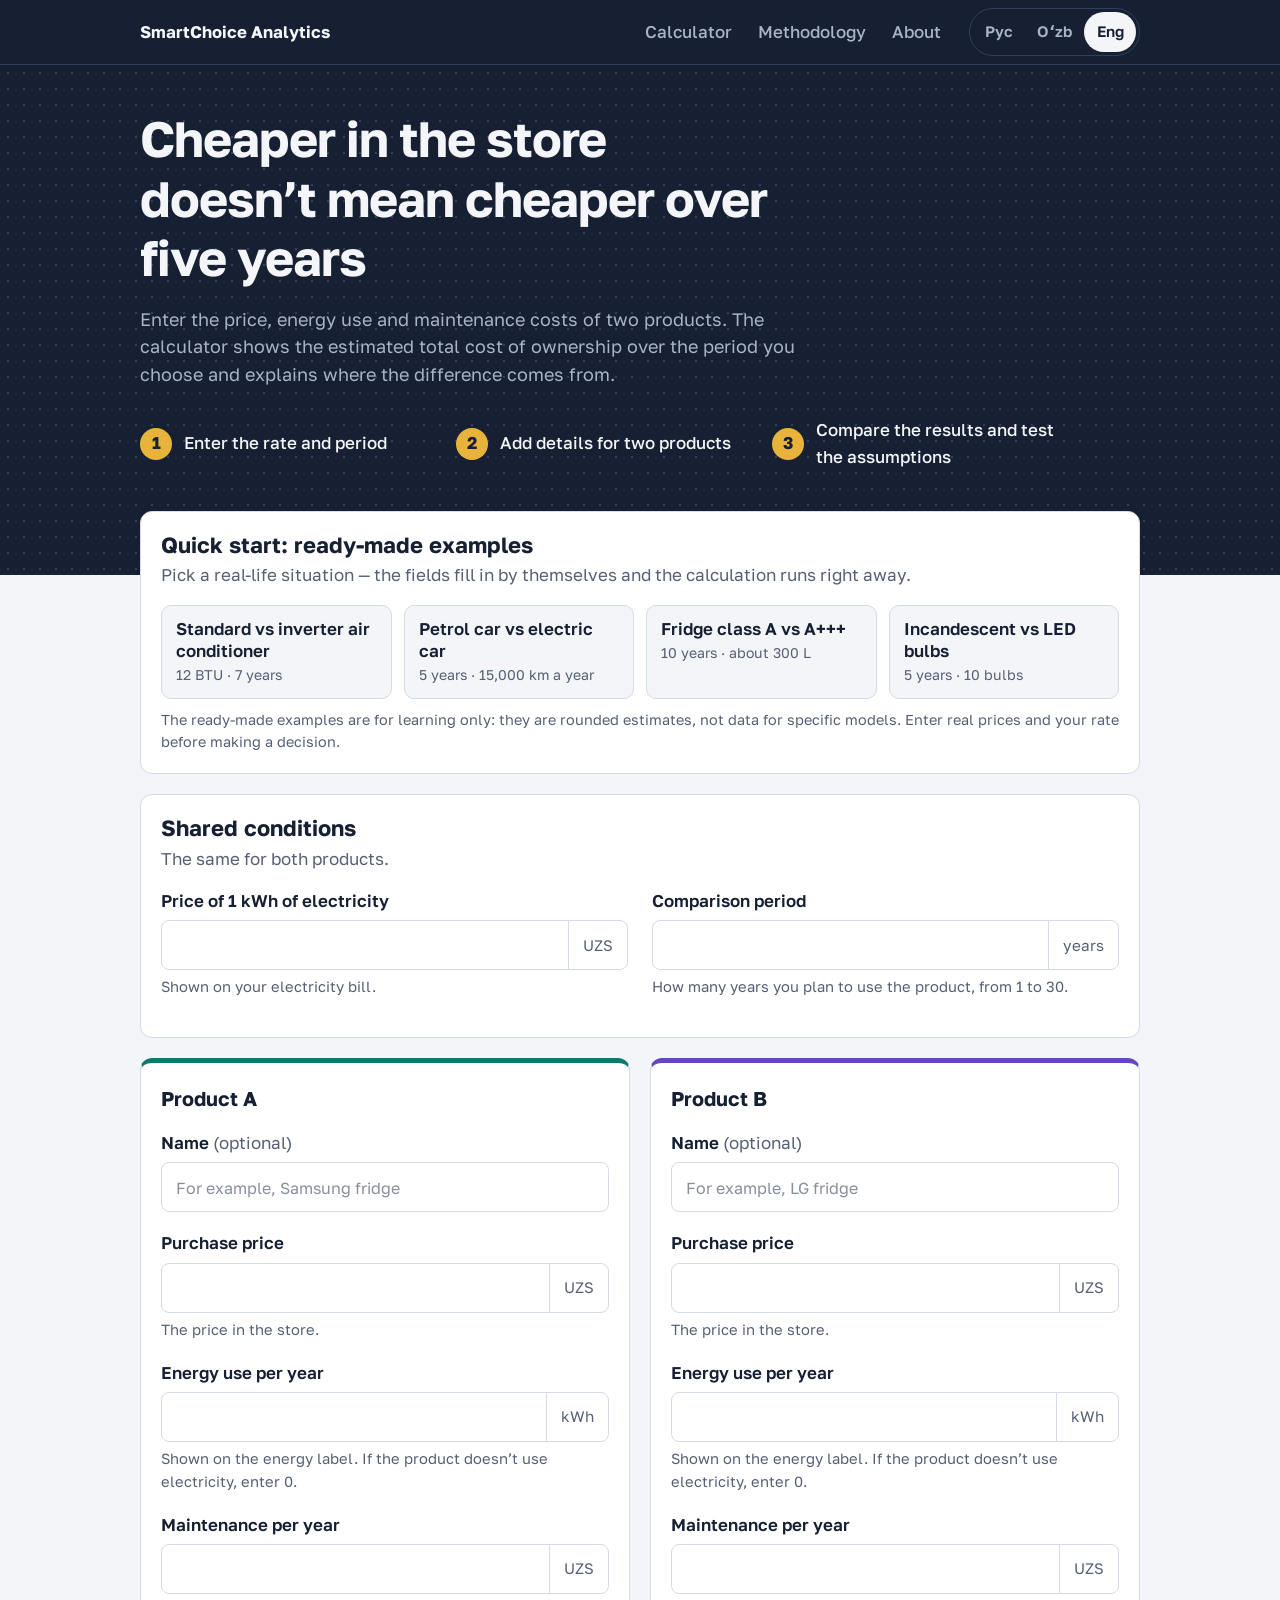
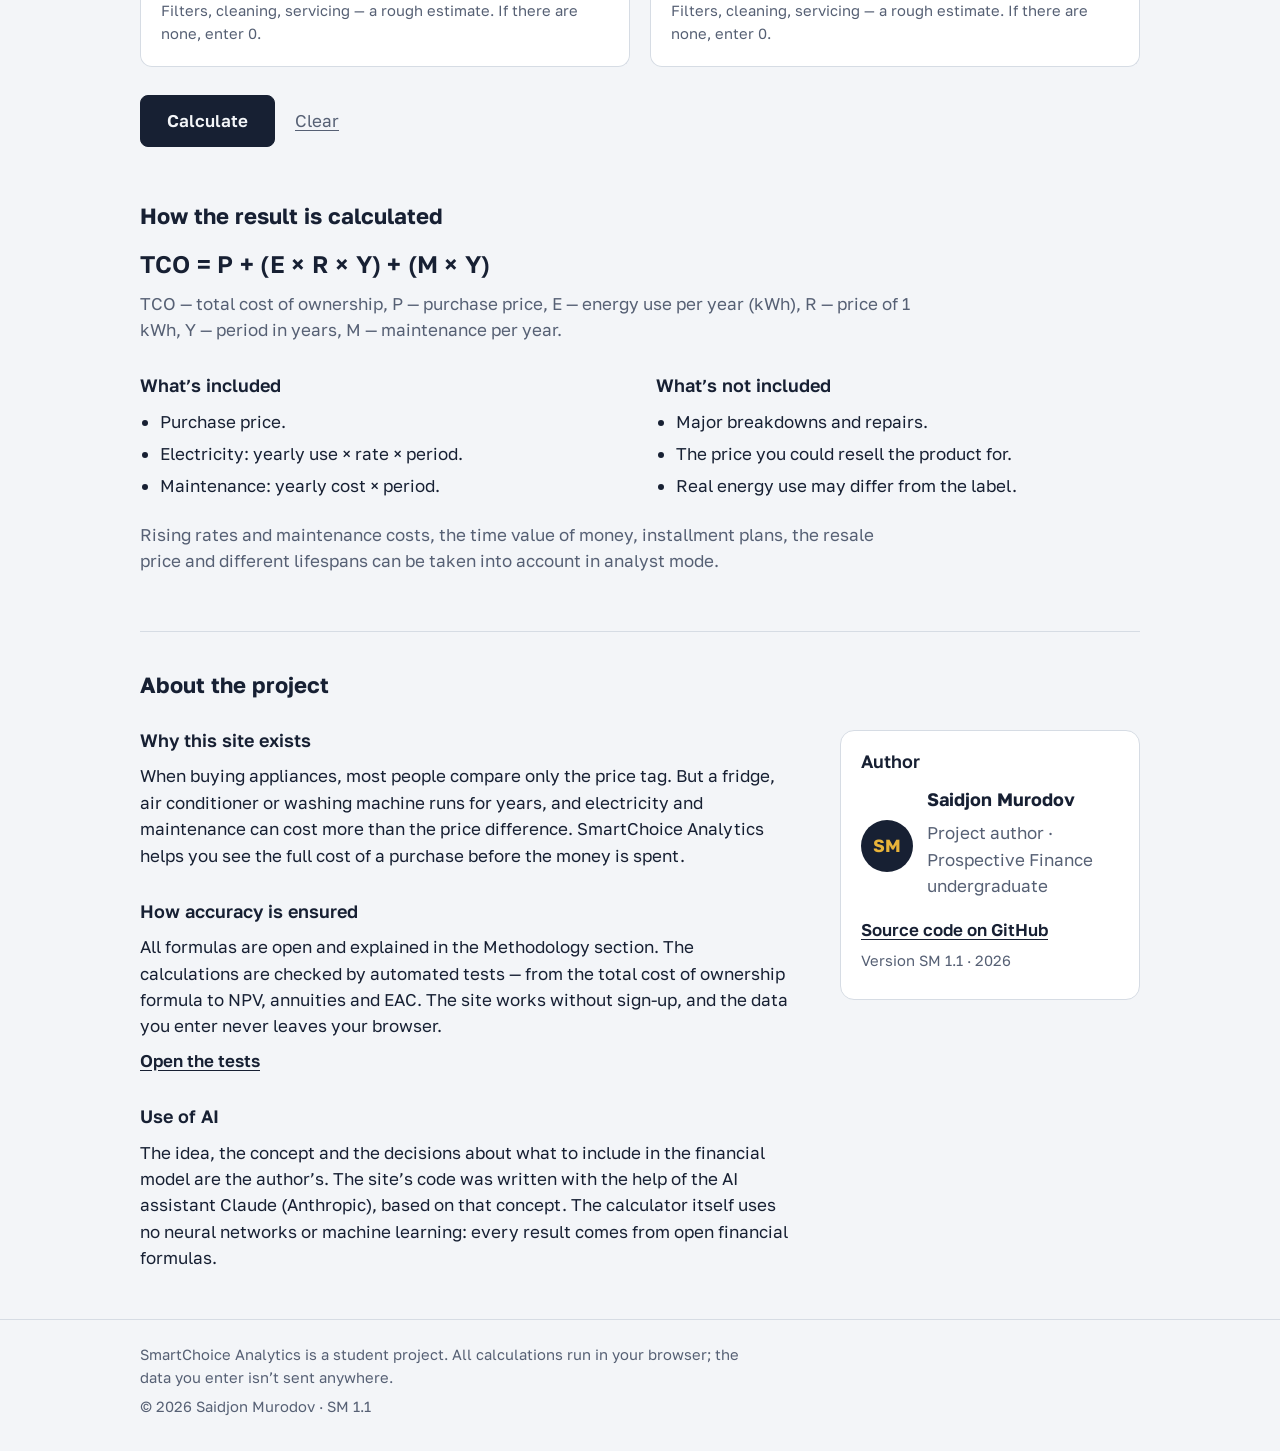
<file: index.html>
<!doctype html>
<html lang="ru">
<head>
  <meta charset="utf-8">
  <meta name="viewport" content="width=device-width, initial-scale=1, viewport-fit=cover">
  <title>SmartChoice Analytics — Total Cost of Ownership Calculator</title>
  <meta name="description" content="Free total cost of ownership (TCO) calculator with an NPV mode. Compare two products by price, electricity, maintenance and resale value.">
  <meta name="author" content="Saidjon Murodov">
  <link rel="canonical" href="https://saidjonstudy.github.io/smartchoice-ai/">
  <meta property="og:type" content="website">
  <meta property="og:site_name" content="SmartChoice Analytics">
  <meta property="og:title" content="SmartChoice Analytics — Total Cost of Ownership Calculator">
  <meta property="og:description" content="Free total cost of ownership (TCO) calculator with an NPV mode. Compare two products by price, electricity, maintenance and resale value.">
  <meta property="og:url" content="https://saidjonstudy.github.io/smartchoice-ai/">
  <meta name="twitter:card" content="summary">
  <meta name="twitter:title" content="SmartChoice Analytics — Total Cost of Ownership Calculator">
  <meta name="twitter:description" content="Free total cost of ownership (TCO) calculator with an NPV mode. Compare two products by price, electricity, maintenance and resale value.">
  <script type="application/ld+json">
{
  "@context": "https://schema.org",
  "@type": "WebApplication",
  "name": "SmartChoice Analytics",
  "alternateName": "SmartChoice AI",
  "url": "https://saidjonstudy.github.io/smartchoice-ai/",
  "description": "Free total cost of ownership (TCO) calculator with an NPV mode. Compare two products by price, electricity, maintenance and resale value.",
  "applicationCategory": "FinanceApplication",
  "operatingSystem": "Any (web browser)",
  "inLanguage": [
    "en",
    "ru",
    "uz"
  ],
  "browserRequirements": "Requires JavaScript",
  "softwareVersion": "SM 1.1",
  "isAccessibleForFree": true,
  "offers": {
    "@type": "Offer",
    "price": "0",
    "priceCurrency": "USD"
  },
  "author": {
    "@type": "Person",
    "name": "Saidjon Murodov",
    "url": "https://github.com/saidjonstudy"
  }
}
  </script>
  <link rel="preconnect" href="https://fonts.googleapis.com">
  <link rel="preconnect" href="https://fonts.gstatic.com" crossorigin>
  <link href="https://fonts.googleapis.com/css2?family=Golos+Text:wght@400;500;600;700&display=swap" rel="stylesheet">
  <style>html.sc-lang-pending body { visibility: hidden; }</style>
  <script>
  /* Если в адресе указан ?lang=en (или uz), прячем страницу, пока не применится язык —
     так русский текст не мелькает перед английским. Запасной таймер снимает скрытие в любом случае. */
  (function () {
    try {
      var q = new URLSearchParams(location.search).get("lang");
      if (q && /^(en|uz)/i.test(q.trim())) {
        document.documentElement.classList.add("sc-lang-pending");
        setTimeout(function () { document.documentElement.classList.remove("sc-lang-pending"); }, 2500);
      }
    } catch (e) { /* ничего страшного */ }
  })();
  </script>
  <style>
/* SmartChoice Analytics — внешний вид сайта */

/* ---------- Цвета (светлая и тёмная тема) ---------- */
:root {
  --bg: #F3F5F8;
  --surface: #FFFFFF;
  --ink: #172033;
  --muted: #566074;
  --line: #D6DCE4;
  --a: #0E7A6B;          /* товар A — сине-зелёный */
  --b: #6446C2;          /* товар B — фиолетовый */
  --seg-purchase: #2B3A55;
  --seg-energy: #E0A526;
  --seg-maint: #9AAAC2;
  --error: #B42318;
  --focus: #1D5FD1;
  --hero-bg: #172033;    /* тёмная шапка */
  --hero-dot: #2F3F5C;   /* точки на шапке */
  --hero-ink: #F3F5F8;
  --hero-muted: #A9B4C6;
  --hero-edge: transparent;
  color-scheme: light;

  box-sizing: border-box;
  padding-top: env(safe-area-inset-top, 0px);
  padding-bottom: env(safe-area-inset-bottom, 0px);
}

@media (prefers-color-scheme: dark) {
  :root:not([data-theme="light"]) {
    --bg: #11151D;
    --surface: #1A202B;
    --ink: #E8ECF2;
    --muted: #9AA4B5;
    --line: #2E3644;
    --a: #3FB8A5;
    --b: #A08BF2;
    --seg-purchase: #B4C0D4;
    --seg-energy: #E8B33A;
    --seg-maint: #5E7393;
    --error: #FF8A7A;
    --focus: #7AA7FF;
    --hero-bg: #0A0E15;
    --hero-dot: #222D40;
    --hero-edge: #2E3644;
    color-scheme: dark;
  }
}
:root[data-theme="dark"] {
  --bg: #11151D;
  --surface: #1A202B;
  --ink: #E8ECF2;
  --muted: #9AA4B5;
  --line: #2E3644;
  --a: #3FB8A5;
  --b: #A08BF2;
  --seg-purchase: #B4C0D4;
  --seg-energy: #E8B33A;
  --seg-maint: #5E7393;
  --error: #FF8A7A;
  --focus: #7AA7FF;
  --hero-bg: #0A0E15;
  --hero-dot: #222D40;
  --hero-edge: #2E3644;
  color-scheme: dark;
}

*, *::before, *::after { box-sizing: inherit; }
[hidden] { display: none !important; }

/* --nav-h — высота закреплённого меню; уточняется скриптом */
html { scroll-padding-top: calc(env(safe-area-inset-top, 0px) + var(--nav-h, 64px) + 12px); }

body {
  margin: 0;
  background: var(--bg);
  color: var(--ink);
  font-family: "Golos Text", system-ui, -apple-system, "Segoe UI", Roboto, Arial, sans-serif;
  font-size: 1.0625rem;
  line-height: 1.55;
  -webkit-text-size-adjust: 100%;
}

.wrap {
  max-width: 1040px;
  margin: 0 auto;
  padding: 0 20px;
}

h1, h2, h3 { line-height: 1.2; margin: 0; }
h2 { font-size: 1.375rem; font-weight: 700; }
h3 { font-size: 1.125rem; font-weight: 600; margin: 32px 0 12px; }

:focus-visible { outline: 3px solid var(--focus); outline-offset: 2px; }

/* ---------- Шапка (тёмная, с точками) ---------- */
.masthead {
  padding: 44px 0 104px;
  background-color: var(--hero-bg);
  background-image: radial-gradient(var(--hero-dot) 1.2px, transparent 1.6px);
  background-size: 16px 16px;
  border-bottom: 1px solid var(--hero-edge);
  color: var(--hero-ink);
}
/* полоса под «чёлкой» телефона того же цвета, что и шапка */
body::before {
  content: "";
  position: fixed;
  inset: 0 0 auto;
  height: env(safe-area-inset-top, 0px);
  background: var(--hero-bg);
  z-index: 10;
}
/* ---------- Закреплённое меню ---------- */
.topnav {
  position: sticky;
  top: env(safe-area-inset-top, 0px);
  z-index: 20;
  background: var(--hero-bg);
  border-bottom: 1px solid var(--hero-dot);
  color: var(--hero-ink);
}
.topnav-inner {
  display: flex;
  align-items: center;
  gap: 8px 16px;
  min-height: 60px;
  padding-top: 8px;
  padding-bottom: 8px;
}
.brand { font-weight: 700; font-size: 1.05rem; color: var(--hero-ink); text-decoration: none; white-space: nowrap; }
.nav-links {
  display: flex;
  gap: 2px;
  margin: 0 0 0 auto;
  padding: 0;
  list-style: none;
}
.nav-links a {
  display: block;
  padding: 9px 12px;
  border-radius: 8px;
  color: var(--hero-muted);
  text-decoration: none;
  font-weight: 500;
  white-space: nowrap;
}
.nav-links a:hover { color: var(--hero-ink); }
.nav-links a[aria-current="true"] { color: var(--hero-ink); background: var(--hero-dot); }
@media (max-width: 859px) {
  .topnav-inner { display: grid; grid-template-columns: 1fr auto; }
  .brand { grid-row: 1; grid-column: 1; }
  .lang-switch { grid-row: 1; grid-column: 2; }
  .nav-links {
    grid-row: 2;
    grid-column: 1 / -1;
    margin: 0 -20px;
    padding: 0 14px;
    overflow-x: auto;
    scrollbar-width: none;
  }
  .nav-links::-webkit-scrollbar { display: none; }
}

/* ---------- Три шага ---------- */
.steps {
  display: grid;
  grid-template-columns: repeat(auto-fit, minmax(220px, 1fr));
  gap: 12px 28px;
  max-width: 920px;
  margin: 28px 0 0;
  padding: 0;
  list-style: none;
}
.steps li { display: flex; align-items: center; gap: 12px; color: var(--hero-ink); font-weight: 500; }
.step-num {
  flex: none;
  display: grid;
  place-items: center;
  width: 32px;
  height: 32px;
  border-radius: 50%;
  background: #E8B33A;
  color: #172033;
  font-weight: 700;
}

/* Переключатель языка */
.lang-switch {
  display: inline-flex;
  padding: 3px;
  border: 1px solid var(--hero-dot);
  border-radius: 999px;
  background: var(--hero-bg);
}
.lang-switch button {
  min-width: 52px;
  min-height: 40px;
  padding: 6px 12px;
  border: 0;
  border-radius: 999px;
  background: transparent;
  color: var(--hero-muted);
  font-weight: 600;
  font-size: .95rem;
}
.lang-switch button:hover { color: var(--hero-ink); }
.lang-switch button[aria-pressed="true"] { background: var(--hero-ink); color: var(--hero-bg); }
.masthead h1 {
  font-size: clamp(1.9rem, 4.6vw, 3.1rem);
  font-weight: 700;
  letter-spacing: -0.02em;
  max-width: 20ch;
}
.lede { margin: 18px 0 0; max-width: 60ch; font-size: 1.125rem; color: var(--hero-muted); }

/* ---------- Форма ---------- */
/* Первая карточка «наезжает» на тёмную шапку */
.conditions {
  position: relative;
  margin: -64px 0 20px;
  padding: 20px;
  background: var(--surface);
  border: 1px solid var(--line);
  border-radius: 12px;
}
.section-hint { margin: 4px 0 16px; color: var(--muted); }
.conditions-grid {
  display: grid;
  grid-template-columns: repeat(auto-fit, minmax(260px, 1fr));
  gap: 0 24px;
}

.products {
  display: grid;
  grid-template-columns: 1fr;
  gap: 20px;
}
@media (min-width: 760px) {
  .products { grid-template-columns: 1fr 1fr; }
}

.product {
  margin: 0;
  min-width: 0;
  padding: 20px;
  background: var(--surface);
  border: 1px solid var(--line);
  border-top: 5px solid var(--a);
  border-radius: 12px;
}
.product-b { border-top-color: var(--b); }
.product legend {
  float: left;
  width: 100%;
  padding: 0;
  margin-bottom: 16px;
  font-size: 1.25rem;
  font-weight: 700;
}
.product legend + * { clear: both; }

.field { margin-bottom: 18px; }
.field:last-child { margin-bottom: 0; }
.field label { display: block; font-weight: 600; margin-bottom: 6px; }
.optional { font-weight: 400; color: var(--muted); }

.input-unit {
  display: flex;
  align-items: stretch;
  background: var(--surface);
  border: 1.5px solid var(--line);
  border-radius: 8px;
}
.input-unit:focus-within { border-color: var(--focus); outline: 3px solid var(--focus); outline-offset: 1px; }
.input-unit input {
  flex: 1;
  min-width: 0;
  min-height: 48px;
  padding: 10px 14px;
  border: 0;
  background: transparent;
  color: inherit;
  font: inherit;
  font-size: 1.125rem;
  font-variant-numeric: tabular-nums;
}
.input-unit input:focus { outline: none; }
.input-unit input::placeholder { color: var(--muted); opacity: .7; font-size: 1rem; }
.unit {
  display: flex;
  align-items: center;
  padding: 0 14px;
  border-left: 1px solid var(--line);
  color: var(--muted);
  font-size: .95rem;
  white-space: nowrap;
}

.help { margin: 6px 0 0; color: var(--muted); font-size: .92rem; }
.error { margin: 6px 0 0; color: var(--error); font-weight: 500; font-size: .95rem; }
.field.has-error .input-unit { border-color: var(--error); }

.actions {
  display: flex;
  flex-wrap: wrap;
  align-items: center;
  gap: 12px;
  margin-top: 28px;
}
button { font: inherit; cursor: pointer; }
.btn-primary, .btn-secondary {
  min-height: 48px;
  padding: 12px 26px;
  border-radius: 8px;
  font-weight: 600;
}
.btn-primary { background: var(--ink); color: var(--bg); border: 1.5px solid var(--ink); }
.btn-secondary { background: transparent; color: var(--ink); border: 1.5px solid var(--ink); }
.btn-link {
  min-height: 48px;
  padding: 12px 8px;
  background: none;
  border: 0;
  color: var(--muted);
  text-decoration: underline;
  text-underline-offset: 3px;
}
.example-note { margin: 10px 0 0; color: var(--muted); font-size: .9rem; }
.form-error { margin: 16px 0 0; color: var(--error); font-weight: 600; }

/* ---------- Результаты ---------- */
.results {
  margin-top: 40px;
  padding: clamp(20px, 4vw, 36px);
  background: var(--surface);
  border: 1px solid var(--line);
  border-radius: 14px;
}
.stale-note {
  margin: 0 0 16px;
  padding: 10px 14px;
  border-left: 4px solid var(--seg-energy);
  color: var(--muted);
}
.verdict {
  font-size: clamp(1.35rem, 3vw, 1.9rem);
  line-height: 1.3;
  max-width: 34ch;
}
.verdict:focus { outline: none; }

.totals {
  display: grid;
  grid-template-columns: 1fr;
  gap: 24px;
  margin-top: 28px;
}
@media (min-width: 640px) {
  .totals { grid-template-columns: 1fr 1fr; }
}
.total { padding-left: 16px; border-left: 5px solid var(--a); }
.total-b { border-left-color: var(--b); }
.total-name { margin: 0; font-weight: 600; overflow-wrap: anywhere; }
.total-sum {
  margin: 2px 0 12px;
  font-size: clamp(1.6rem, 4vw, 2.2rem);
  font-weight: 700;
  font-variant-numeric: tabular-nums;
  letter-spacing: -0.01em;
}
.breakdown { margin: 0; }
.breakdown div {
  display: flex;
  justify-content: space-between;
  gap: 12px;
  padding: 5px 0;
  border-bottom: 1px solid var(--line);
}
.breakdown dt { color: var(--muted); }
.breakdown dd { margin: 0; font-variant-numeric: tabular-nums; text-align: right; }
.breakdown-annual dt, .breakdown-annual dd { font-weight: 600; color: var(--ink); }

/* Полосы «из чего складывается сумма» */
.stack { display: grid; gap: 14px; }
.stack-row {
  display: grid;
  grid-template-columns: minmax(0, 1fr);
  gap: 4px;
}
.stack-head { display: flex; justify-content: space-between; gap: 12px; }
.stack-name { font-weight: 600; overflow-wrap: anywhere; }
.stack-value { font-variant-numeric: tabular-nums; color: var(--muted); white-space: nowrap; }
.stack-track { height: 30px; }
.stack-bar {
  display: flex;
  height: 100%;
  border-radius: 6px;
  overflow: hidden;
  transition: width .7s cubic-bezier(.2, .7, .2, 1);
}
.seg { height: 100%; }
.seg + .seg { border-left: 2px solid var(--surface); }
.seg-purchase { background: var(--seg-purchase); }
.seg-energy { background: var(--seg-energy); }
.seg-maint { background: var(--seg-maint); }

.legend {
  display: flex;
  flex-wrap: wrap;
  gap: 8px 20px;
  margin: 14px 0 0;
  padding: 0;
  list-style: none;
  color: var(--muted);
  font-size: .95rem;
}
.legend li { display: flex; align-items: center; gap: 8px; }
.swatch { width: 14px; height: 14px; border-radius: 3px; display: inline-block; }
.legend-lines { margin: 0 0 8px; color: var(--ink); }
.legend-lines span { overflow-wrap: anywhere; }
.line-a { stroke: var(--a); stroke-width: 3; }
.line-b { stroke: var(--b); stroke-width: 3; stroke-dasharray: 7 5; }

.chart-intro { margin: 0 0 12px; color: var(--muted); max-width: 65ch; }
.chart svg { display: block; width: 100%; height: auto; max-width: 100%; }

.year-details { margin-top: 16px; }
.year-details summary { cursor: pointer; font-weight: 600; padding: 8px 0; }
.table-scroll { overflow-x: auto; }
.year-table { border-collapse: collapse; width: 100%; min-width: 440px; font-variant-numeric: tabular-nums; }
.year-table th, .year-table td { padding: 8px 10px; border-bottom: 1px solid var(--line); text-align: right; }
.year-table th:first-child, .year-table td:first-child { text-align: left; }
.year-table th { font-weight: 600; }

.explain { margin: 0; padding-left: 1.2em; max-width: 68ch; }
.explain li { margin-bottom: 10px; }
.disclaimer { margin: 24px 0 20px; color: var(--muted); }
.result-actions { display: flex; flex-wrap: wrap; align-items: center; gap: 12px; }
.share-status { margin: 12px 0 0; min-height: 1.5em; color: var(--muted); }
.share-url {
  width: 100%;
  margin-top: 4px;
  padding: 10px 12px;
  border: 1.5px solid var(--line);
  border-radius: 8px;
  background: var(--surface);
  color: var(--ink);
  font: inherit;
  font-size: .95rem;
}
.shared-note { border-left-color: var(--a); }
.print-only { display: none; }

/* ---------- Режим аналитика (тёмная панель в стиле шапки) ---------- */
.analyst {
  /* внутри панели переопределяем цвета — графики и таблицы подстраиваются сами */
  --surface: #1E2840;
  --ink: #F3F5F8;
  --muted: #A9B4C6;
  --line: #33425E;
  --a: #3FB8A5;
  --b: #A08BF2;
  --focus: #7AA7FF;
  --error: #FF8A7A;
  color-scheme: dark;
  margin-top: 24px;
  padding: clamp(20px, 4vw, 36px);
  border-radius: 14px;
  border: 1px solid var(--hero-edge);
  background-color: var(--hero-bg);
  background-image: radial-gradient(var(--hero-dot) 1.2px, transparent 1.6px);
  background-size: 16px 16px;
  color: var(--ink);
}
.analyst-head { display: flex; flex-wrap: wrap; align-items: center; gap: 10px 14px; }
.analyst-head h2 { font-size: clamp(1.35rem, 3vw, 1.75rem); }
.badge {
  padding: 4px 10px;
  border-radius: 999px;
  background: var(--seg-energy);
  color: #172033;
  font-size: .85rem;
  font-weight: 700;
}
.analyst-intro { margin: 12px 0 0; color: var(--muted); max-width: 68ch; }

.sliders {
  display: grid;
  grid-template-columns: repeat(auto-fit, minmax(260px, 1fr));
  gap: 20px 32px;
  margin-top: 24px;
}
.slider-top { display: flex; justify-content: space-between; align-items: baseline; gap: 12px; }
.slider-top label { font-weight: 600; }
.slider-top output {
  font-size: 1.5rem;
  font-weight: 700;
  font-variant-numeric: tabular-nums;
  color: #E8B33A;
  white-space: nowrap;
}
.slider-field input[type="range"],
.an-row input[type="range"] {
  width: 100%;
  height: 36px;
  margin: 4px 0 0;
  accent-color: #E8B33A;
  cursor: pointer;
}

.an-verdict {
  margin: 24px 0 0;
  padding: 16px 18px;
  border-left: 4px solid #E8B33A;
  background: var(--surface);
  border-radius: 0 10px 10px 0;
  font-size: 1.125rem;
  font-weight: 600;
  line-height: 1.45;
  max-width: 72ch;
}

.facts {
  display: grid;
  grid-template-columns: repeat(auto-fit, minmax(240px, 1fr));
  gap: 16px;
  margin-top: 20px;
}
.fact {
  padding: 18px;
  background: var(--surface);
  border: 1px solid var(--line);
  border-radius: 12px;
}
.fact-label { margin: 0; color: var(--muted); font-weight: 500; }
.fact-value {
  margin: 4px 0 6px;
  font-size: clamp(1.4rem, 3.5vw, 1.9rem);
  font-weight: 700;
  font-variant-numeric: tabular-nums;
  color: #E8B33A;
}
.fact-desc { margin: 0; color: var(--muted); font-size: .95rem; }

.scen-table td:last-child { font-weight: 600; }
.analyst h3 { margin-top: 32px; }
.an-hint { color: var(--muted); margin-top: -4px; }
.an-prods {
  display: grid;
  grid-template-columns: repeat(auto-fit, minmax(260px, 1fr));
  gap: 16px;
  margin-top: 12px;
}
.an-prod {
  margin: 0;
  min-width: 0;
  padding: 16px 18px;
  background: var(--surface);
  border: 1px solid var(--line);
  border-left: 5px solid var(--a);
  border-radius: 12px;
}
.an-prod-b { border-left-color: var(--b); }
.an-prod legend { float: left; width: 100%; padding: 0; margin-bottom: 10px; font-weight: 700; overflow-wrap: anywhere; }
.an-prod legend + * { clear: both; }
.an-row { margin-bottom: 14px; }
.an-row:last-child { margin-bottom: 0; }
.an-row > label { display: block; font-weight: 600; margin-bottom: 6px; }
.an-select {
  width: 100%;
  min-height: 46px;
  padding: 8px 12px;
  border: 1.5px solid var(--line);
  border-radius: 8px;
  background: var(--hero-bg);
  color: var(--ink);
  font: inherit;
}
.an-row .slider-top output { font-size: 1.25rem; }
.credit-info { margin: 6px 0 0; font-weight: 600; font-variant-numeric: tabular-nums; }
.eac-hint { margin: 0; padding: 14px 16px; border: 1px dashed var(--line); border-radius: 10px; color: var(--muted); }
.fact-a { border-left: 5px solid var(--a); }
.fact-b { border-left: 5px solid var(--b); }
.asm-note { margin: 16px 0 0; color: var(--muted); max-width: 70ch; }
@media (max-width: 560px) {
  .scen-table { min-width: 0; }
  .scen-table thead { display: none; }
  .scen-table tr { display: block; padding: 12px 0; border-bottom: 1px solid var(--line); }
  .scen-table td { display: flex; justify-content: space-between; gap: 12px; padding: 3px 0; border: 0; text-align: right; }
  .scen-table td::before { content: attr(data-label); color: var(--muted); font-weight: 400; text-align: left; }
  .scen-table td.scen-name { display: block; font-weight: 700; padding-bottom: 6px; }
  .scen-table td.scen-name::before { content: none; }
}
.formula-npv { font-size: clamp(1rem, 2.6vw, 1.25rem); }
.formula-npv sub, .formula-npv sup { font-size: .7em; }

/* ---------- Допущения ---------- */
.assumptions { margin: 56px 0 24px; }
.formula {
  margin: 16px 0 8px;
  font-size: clamp(1.2rem, 3vw, 1.5rem);
  font-weight: 600;
  letter-spacing: .01em;
  overflow-wrap: anywhere;
}
.formula-legend { margin: 0; color: var(--muted); max-width: 70ch; }
.assumptions-grid {
  display: grid;
  grid-template-columns: repeat(auto-fit, minmax(260px, 1fr));
  gap: 0 32px;
}
.assumptions ul { margin: 0; padding-left: 1.2em; }
.assumptions li { margin-bottom: 6px; }

/* ---------- О проекте ---------- */
.about { margin: 56px 0 40px; padding-top: 40px; border-top: 1px solid var(--line); }
.about-grid { display: grid; grid-template-columns: 1fr; gap: 8px 48px; }
@media (min-width: 860px) {
  .about-grid { grid-template-columns: minmax(0, 1fr) 300px; }
}
.about-main p { margin: 0 0 8px; max-width: 68ch; }
.author-card {
  align-self: start;
  margin-top: 32px;
  padding: 20px;
  background: var(--surface);
  border: 1px solid var(--line);
  border-radius: 14px;
}
.author-card h3 { margin: 0 0 14px; }
.author-row { display: flex; align-items: center; gap: 14px; margin-bottom: 12px; }
.avatar {
  flex: none;
  display: grid;
  place-items: center;
  width: 52px;
  height: 52px;
  border-radius: 50%;
  background: var(--hero-bg);
  color: #E8B33A;
  font-weight: 700;
  font-size: 1.1rem;
}
.author-name { margin: 0; font-weight: 700; font-size: 1.125rem; overflow-wrap: anywhere; }
.author-role { margin: 2px 0 0; color: var(--muted); }
.author-card p { margin: 0 0 6px; }
.author-meta { color: var(--muted); font-size: .92rem; }
.text-link { color: var(--ink); font-weight: 600; text-decoration: underline; text-underline-offset: 3px; }

.site-footer { border-top: 1px solid var(--line); padding: 24px 0 32px; color: var(--muted); font-size: .92rem; }
.site-footer p { margin: 0; max-width: 70ch; }
.site-footer .footer-meta { margin-top: 6px; }

/* ---------- Страница тестов ---------- */
.tests { padding: 40px 20px; }
.test-summary { font-size: 1.25rem; font-weight: 700; }
.pass { color: var(--a); font-weight: 600; }
.fail { color: var(--error); font-weight: 600; }
.tests .year-table td { text-align: left; }

@media (prefers-reduced-motion: reduce) {
  .stack-bar { transition: none; }
}

/* ---------- Готовые примеры ---------- */
.presets {
  position: relative;
  margin: -64px 0 20px;
  padding: 20px;
  background: var(--surface);
  border: 1px solid var(--line);
  border-radius: 12px;
}
.presets + .conditions { margin-top: 0; }
.preset-grid {
  display: grid;
  grid-template-columns: repeat(auto-fit, minmax(220px, 1fr));
  gap: 12px;
}
.preset-btn {
  display: flex;
  flex-direction: column;
  align-items: flex-start;
  gap: 2px;
  min-height: 64px;
  padding: 12px 14px;
  text-align: left;
  background: var(--bg);
  color: var(--ink);
  border: 1.5px solid var(--line);
  border-radius: 10px;
}
.preset-btn:hover { border-color: var(--ink); }
.preset-btn[aria-pressed="true"] { border-color: var(--ink); box-shadow: inset 0 0 0 1px var(--ink); }
.preset-title { font-weight: 600; line-height: 1.3; }
.preset-meta { font-size: .88rem; color: var(--muted); }
.preset-note, .case-note {
  margin: 14px 0 0;
  padding: 12px 14px;
  border-left: 4px solid #E8B33A;
  background: var(--bg);
  border-radius: 0 8px 8px 0;
  font-weight: 400;
  font-size: .95rem;
  color: var(--ink);
  max-width: 80ch;
}
.case-note { margin: 0 0 16px; }

/* ---------- Печать и PDF: чистый отчёт на одну страницу A4 ---------- */
#print-report {
  --bg: #fff; --surface: #fff; --ink: #111; --muted: #4a5568; --line: #c9ced6;
  --a: #0E7A6B; --b: #6446C2; --hero-bg: #fff;
  color: #111;
  font-size: 9pt;
  line-height: 1.35;
}
.pr-head { display: flex; justify-content: space-between; align-items: flex-end; gap: 8mm; padding-bottom: 3mm; margin-bottom: 4mm; border-bottom: 2px solid #111; }
.pr-brand { font-weight: 700; font-size: 8.5pt; letter-spacing: .04em; text-transform: uppercase; color: #4a5568; }
.pr-title { margin: 1mm 0 0; font-size: 15pt; font-weight: 700; line-height: 1.15; }
.pr-sub { margin: 1mm 0 0; font-size: 10pt; color: #222; overflow-wrap: anywhere; }
.pr-meta { flex: none; text-align: right; font-size: 8pt; color: #4a5568; }
.pr-box { margin-bottom: 4mm; padding: 3mm 4mm; border: 1px solid #111; border-left-width: 5px; break-inside: avoid; }
.pr-box h2 { margin: 0 0 1mm; font-size: 8pt; font-weight: 700; letter-spacing: .05em; text-transform: uppercase; color: #4a5568; }
.pr-verdict { margin: 0; font-size: 11pt; font-weight: 700; line-height: 1.3; }
.pr-verdict2 { margin: 1.5mm 0 0; font-size: 9pt; }
.pr-params { margin: 1.5mm 0 0; font-size: 8pt; color: #4a5568; }
.pr-grid { display: grid; grid-template-columns: 1.45fr 1fr; gap: 5mm; margin-bottom: 4mm; break-inside: avoid; }
.pr-section h3 { margin: 0 0 1.5mm; font-size: 9pt; font-weight: 700; }
.pr-table { width: 100%; border-collapse: collapse; font-size: 8.5pt; font-variant-numeric: tabular-nums; }
.pr-table th, .pr-table td { padding: .9mm 1.5mm; border-bottom: .5pt solid #c9ced6; text-align: right; vertical-align: top; }
.pr-table th:first-child, .pr-table td:first-child { text-align: left; }
.pr-table thead th { border-bottom: 1pt solid #111; font-weight: 700; }
.pr-table .pr-group td { padding-top: 1.8mm; font-size: 7.5pt; font-weight: 700; letter-spacing: .04em; text-transform: uppercase; color: #4a5568; border-bottom: 0; }
.pr-table .pr-total td { font-weight: 700; border-top: 1pt solid #111; }
.pr-table .pr-kv td:last-child { font-weight: 600; }
.pr-chart { margin-bottom: 3mm; break-inside: avoid; }
.pr-chart svg { display: block; width: 100%; height: auto; }
.pr-legend { display: flex; gap: 6mm; margin: 0 0 1mm; padding: 0; list-style: none; font-size: 8.5pt; }
.pr-legend li { display: flex; align-items: center; gap: 2mm; }
.pr-legend span { white-space: nowrap; }
.pr-years { margin-bottom: 3mm; break-inside: avoid; }
.pr-years .pr-table { font-size: 8pt; }
.pr-years.is-dense .pr-table { font-size: 7.2pt; }
.pr-years .pr-table th, .pr-years .pr-table td { text-align: right; padding: .8mm 1mm; white-space: nowrap; }
.pr-years .pr-table th:first-child, .pr-years .pr-table td:first-child { text-align: left; white-space: normal; }
.pr-foot { margin-top: 2mm; padding-top: 2mm; border-top: .5pt solid #888; font-size: 7.5pt; color: #4a5568; }
.pr-foot p { margin: 0 0 1mm; }
.pr-foot .pr-formula { font-family: ui-monospace, Menlo, Consolas, monospace; color: #111; }

@media print {
  @page { size: A4; margin: 10mm 12mm; }
  html, body { background: #fff !important; }
  * { -webkit-print-color-adjust: exact; print-color-adjust: exact; }
  body::before, .topnav, .result-actions, .share-status, .share-url { display: none !important; }
  /* Когда расчёт сделан, печатаем только отчёт: без меню, форм и ползунков */
  body.has-report > *:not(#print-report) { display: none !important; }
  body.has-report #print-report { display: block; }
}

</style>
</head>
<body>

<nav class="topnav" id="topnav" aria-label="Разделы сайта" data-i18n-aria="navLabel">
  <div class="wrap topnav-inner">
    <a class="brand" href="#top">SmartChoice Analytics</a>
    <ul class="nav-links">
      <li><a href="#compare-form" data-i18n="nav_calc">Калькулятор</a></li>
      <li id="nav-results-item" hidden><a href="#results" data-i18n="nav_results">Результат</a></li>
      <li><a href="#methodology" data-i18n="nav_method">Методология</a></li>
      <li><a href="#about" data-i18n="nav_about">О проекте</a></li>
    </ul>
    <div class="lang-switch" role="group" aria-label="Язык" data-i18n-aria="langNav">
      <button type="button" data-lang="ru" lang="ru" aria-pressed="true">Рус</button>
      <button type="button" data-lang="uz" lang="uz" aria-pressed="false">Oʻzb</button>
      <button type="button" data-lang="en" lang="en" aria-pressed="false">Eng</button>
    </div>
  </div>
</nav>

<header class="masthead" id="top">
  <div class="wrap">
    <h1 data-i18n="h1">Дешевле в магазине — не значит дешевле за пять лет</h1>
    <p class="lede" data-i18n="lede">Введите цену, энергопотребление и обслуживание двух товаров. Калькулятор покажет ориентировочную общую стоимость владения за выбранный срок и объяснит, откуда берётся разница.</p>
    <ol class="steps" aria-label="Как это работает" data-i18n-aria="stepsLabel">
      <li><span class="step-num" aria-hidden="true">1</span><span data-i18n="step1">Укажите тариф и срок</span></li>
      <li><span class="step-num" aria-hidden="true">2</span><span data-i18n="step2">Введите данные двух товаров</span></li>
      <li><span class="step-num" aria-hidden="true">3</span><span data-i18n="step3">Сравните результат и проверьте допущения</span></li>
    </ol>
  </div>
</header>

<main class="wrap">

  <form id="compare-form" novalidate>

    <section class="presets" aria-labelledby="presets-title">
      <h2 id="presets-title" data-i18n="presetsTitle">Быстрый старт: готовые примеры</h2>
      <p class="section-hint" data-i18n="presetsHint">Выберите жизненную ситуацию — поля заполнятся сами, а расчёт запустится сразу.</p>
      <div class="preset-grid" id="preset-grid" role="group" aria-labelledby="presets-title"></div>
      <p id="preset-note" class="preset-note" hidden></p>
      <p class="example-note" data-i18n="exampleNote">Готовые примеры учебные: это округлённые ориентиры, а не данные конкретных моделей. Перед решением подставьте реальные цены и тариф.</p>
    </section>

    <section class="conditions" aria-labelledby="cond-title">
      <h2 id="cond-title" data-i18n="condTitle">Общие условия</h2>
      <p class="section-hint" data-i18n="condHint">Одинаковы для обоих товаров.</p>

      <div class="conditions-grid">
        <div class="field">
          <label for="tariff" data-i18n="tariffLabel">Цена 1 кВт·ч электроэнергии</label>
          <div class="input-unit">
            <input id="tariff" name="tariff" type="text" inputmode="decimal" autocomplete="off" aria-describedby="tariff-help tariff-err">
            <span class="unit" data-i18n="currency">сум</span>
          </div>
          <p class="help" id="tariff-help" data-i18n="tariffHelp">Указана в квитанции за свет.</p>
          <p class="error" id="tariff-err" hidden></p>
        </div>

        <div class="field">
          <label for="years" data-i18n="yearsLabel">Срок сравнения</label>
          <div class="input-unit">
            <input id="years" name="years" type="text" inputmode="numeric" autocomplete="off" aria-describedby="years-help years-err">
            <span class="unit" data-i18n="unitYears">лет</span>
          </div>
          <p class="help" id="years-help" data-i18n="yearsHelp">Сколько лет вы планируете пользоваться товаром, от 1 до 30.</p>
          <p class="error" id="years-err" hidden></p>
        </div>
      </div>
    </section>

    <div class="products">

      <fieldset class="product product-a">
        <legend data-i18n="productA">Товар A</legend>

        <div class="field">
          <label for="a-name"><span data-i18n="nameLabel">Название</span> <span class="optional" data-i18n="optional">(необязательно)</span></label>
          <div class="input-unit">
            <input id="a-name" name="a-name" type="text" maxlength="40" autocomplete="off" data-i18n-ph="namePhA">
          </div>
        </div>

        <div class="field">
          <label for="a-price" data-i18n="priceLabel">Цена покупки</label>
          <div class="input-unit">
            <input id="a-price" name="a-price" type="text" inputmode="decimal" autocomplete="off" aria-describedby="a-price-help a-price-err">
            <span class="unit" data-i18n="currency">сум</span>
          </div>
          <p class="help" id="a-price-help" data-i18n="priceHelp">Цена в магазине.</p>
          <p class="error" id="a-price-err" hidden></p>
        </div>

        <div class="field">
          <label for="a-energy" data-i18n="energyLabel">Энергопотребление в год</label>
          <div class="input-unit">
            <input id="a-energy" name="a-energy" type="text" inputmode="decimal" autocomplete="off" aria-describedby="a-energy-help a-energy-err">
            <span class="unit" data-i18n="unitKwh">кВт·ч</span>
          </div>
          <p class="help" id="a-energy-help" data-i18n="energyHelp">Указано на энергетической этикетке. Если товар не работает от электричества, введите 0.</p>
          <p class="error" id="a-energy-err" hidden></p>
        </div>

        <div class="field">
          <label for="a-maintenance" data-i18n="maintLabel">Обслуживание в год</label>
          <div class="input-unit">
            <input id="a-maintenance" name="a-maintenance" type="text" inputmode="decimal" autocomplete="off" aria-describedby="a-maintenance-help a-maintenance-err">
            <span class="unit" data-i18n="currency">сум</span>
          </div>
          <p class="help" id="a-maintenance-help" data-i18n="maintHelp">Фильтры, чистка, сервис — примерно. Если расходов нет, введите 0.</p>
          <p class="error" id="a-maintenance-err" hidden></p>
        </div>
      </fieldset>

      <fieldset class="product product-b">
        <legend data-i18n="productB">Товар B</legend>

        <div class="field">
          <label for="b-name"><span data-i18n="nameLabel">Название</span> <span class="optional" data-i18n="optional">(необязательно)</span></label>
          <div class="input-unit">
            <input id="b-name" name="b-name" type="text" maxlength="40" autocomplete="off" data-i18n-ph="namePhB">
          </div>
        </div>

        <div class="field">
          <label for="b-price" data-i18n="priceLabel">Цена покупки</label>
          <div class="input-unit">
            <input id="b-price" name="b-price" type="text" inputmode="decimal" autocomplete="off" aria-describedby="b-price-help b-price-err">
            <span class="unit" data-i18n="currency">сум</span>
          </div>
          <p class="help" id="b-price-help" data-i18n="priceHelp">Цена в магазине.</p>
          <p class="error" id="b-price-err" hidden></p>
        </div>

        <div class="field">
          <label for="b-energy" data-i18n="energyLabel">Энергопотребление в год</label>
          <div class="input-unit">
            <input id="b-energy" name="b-energy" type="text" inputmode="decimal" autocomplete="off" aria-describedby="b-energy-help b-energy-err">
            <span class="unit" data-i18n="unitKwh">кВт·ч</span>
          </div>
          <p class="help" id="b-energy-help" data-i18n="energyHelp">Указано на энергетической этикетке. Если товар не работает от электричества, введите 0.</p>
          <p class="error" id="b-energy-err" hidden></p>
        </div>

        <div class="field">
          <label for="b-maintenance" data-i18n="maintLabel">Обслуживание в год</label>
          <div class="input-unit">
            <input id="b-maintenance" name="b-maintenance" type="text" inputmode="decimal" autocomplete="off" aria-describedby="b-maintenance-help b-maintenance-err">
            <span class="unit" data-i18n="currency">сум</span>
          </div>
          <p class="help" id="b-maintenance-help" data-i18n="maintHelp">Фильтры, чистка, сервис — примерно. Если расходов нет, введите 0.</p>
          <p class="error" id="b-maintenance-err" hidden></p>
        </div>
      </fieldset>

    </div>

    <div class="actions">
      <button type="submit" class="btn-primary" data-i18n="btnCalc">Рассчитать</button>
      <button type="button" id="clear-btn" class="btn-link" data-i18n="btnReset">Очистить</button>
    </div>
    <p id="form-error" class="form-error" role="alert" hidden></p>
  </form>

  <section id="results" class="results" aria-labelledby="verdict" hidden>
    <p id="shared-note" class="stale-note shared-note" data-i18n="sharedNote" hidden></p>
    <p id="stale-note" class="stale-note" data-i18n="staleNote" hidden>Данные изменились, но не все поля заполнены верно. Ниже показан прошлый результат.</p>

    <p id="case-note" class="case-note" hidden></p>
    <h2 id="verdict" class="verdict" tabindex="-1"></h2>

    <div class="totals">
      <div class="total total-a">
        <p class="total-name" id="r-a-name"></p>
        <p class="total-sum" id="r-a-total"></p>
        <dl class="breakdown">
          <div><dt data-i18n="bdPurchase">Покупка</dt><dd id="r-a-purchase"></dd></div>
          <div><dt data-i18n="bdEnergy">Электроэнергия</dt><dd id="r-a-energy"></dd></div>
          <div><dt data-i18n="bdMaint">Обслуживание</dt><dd id="r-a-maint"></dd></div>
          <div class="breakdown-annual"><dt data-i18n="bdAnnual">Расходы в год</dt><dd id="r-a-annual"></dd></div>
        </dl>
      </div>
      <div class="total total-b">
        <p class="total-name" id="r-b-name"></p>
        <p class="total-sum" id="r-b-total"></p>
        <dl class="breakdown">
          <div><dt data-i18n="bdPurchase">Покупка</dt><dd id="r-b-purchase"></dd></div>
          <div><dt data-i18n="bdEnergy">Электроэнергия</dt><dd id="r-b-energy"></dd></div>
          <div><dt data-i18n="bdMaint">Обслуживание</dt><dd id="r-b-maint"></dd></div>
          <div class="breakdown-annual"><dt data-i18n="bdAnnual">Расходы в год</dt><dd id="r-b-annual"></dd></div>
        </dl>
      </div>
    </div>

    <h3 data-i18n="stackTitle">Из чего складывается сумма</h3>
    <div id="stack" class="stack"></div>
    <ul class="legend" aria-hidden="true">
      <li><span class="swatch seg-purchase"></span><span data-i18n="bdPurchase">Покупка</span></li>
      <li><span class="swatch seg-energy"></span><span data-i18n="bdEnergy">Электроэнергия</span></li>
      <li><span class="swatch seg-maint"></span><span data-i18n="bdMaint">Обслуживание</span></li>
    </ul>

    <h3 data-i18n="chartTitle">Накопленные расходы по годам</h3>
    <p class="chart-intro" data-i18n="chartIntro">Линии показывают, сколько всего вы потратите к концу каждого года. Если линии пересекаются, в этой точке товары сравниваются по стоимости.</p>
    <ul class="legend legend-lines">
      <li><svg width="32" height="10" aria-hidden="true"><line x1="0" y1="5" x2="32" y2="5" class="line-a"/></svg><span id="legend-a"></span></li>
      <li><svg width="32" height="10" aria-hidden="true"><line x1="0" y1="5" x2="32" y2="5" class="line-b"/></svg><span id="legend-b"></span></li>
    </ul>
    <div id="chart" class="chart"></div>

    <details class="year-details">
      <summary data-i18n="tableToggle">Показать таблицу по годам</summary>
      <div class="table-scroll">
        <table class="year-table">
          <thead>
            <tr><th scope="col" data-i18n="thYear">Год</th><th scope="col" id="th-a"></th><th scope="col" id="th-b"></th><th scope="col" data-i18n="thDiff">Разница (A − B)</th></tr>
          </thead>
          <tbody id="year-body"></tbody>
        </table>
      </div>
    </details>

    <h3 data-i18n="explainTitle">Почему так получилось</h3>
    <ul id="explain" class="explain"></ul>

    <p class="disclaimer" data-i18n="disclaimer">Это оценка по введённым вами данным, а не гарантия экономии.</p>
    <div class="result-actions">
      <button type="button" id="share-btn" class="btn-primary" data-i18n="btnShare">Поделиться результатом</button>
      <button type="button" id="print-btn" class="btn-secondary" data-i18n="btnPrint">PDF / печать</button>
      <button type="button" id="edit-data" class="btn-link" data-i18n="btnEdit">Изменить данные</button>
    </div>
    <p id="share-status" class="share-status" role="status"></p>
    <input id="share-url" class="share-url" type="text" readonly hidden aria-label="URL">
  </section>

  <section id="analyst" class="analyst" aria-labelledby="analyst-title" hidden>
    <div class="analyst-head">
      <h2 id="analyst-title" data-i18n="an_title">Режим аналитика</h2>
      <span class="badge" data-i18n="an_badge">NPV и чувствительность</span>
    </div>
    <p class="analyst-intro" data-i18n="an_intro"></p>

    <div class="sliders">
      <div class="slider-field">
        <div class="slider-top">
          <label for="growth" data-i18n="an_growth">Рост тарифа в год</label>
          <output id="growth-out" for="growth"></output>
        </div>
        <input id="growth" type="range" min="0" max="30" step="0.5" value="0" aria-describedby="growth-help">
        <p class="help" id="growth-help" data-i18n="an_growthHelp"></p>
      </div>
      <div class="slider-field">
        <div class="slider-top">
          <label for="mgrowth" data-i18n="an_mgrowth">Рост стоимости обслуживания в год</label>
          <output id="mgrowth-out" for="mgrowth"></output>
        </div>
        <input id="mgrowth" type="range" min="0" max="30" step="0.5" value="0" aria-describedby="mgrowth-help">
        <p class="help" id="mgrowth-help" data-i18n="an_mgrowthHelp"></p>
      </div>
      <div class="slider-field">
        <div class="slider-top">
          <label for="discount" data-i18n="an_discount">Ставка дисконтирования</label>
          <output id="discount-out" for="discount"></output>
        </div>
        <input id="discount" type="range" min="0" max="30" step="0.5" value="0" aria-describedby="discount-help">
        <p class="help" id="discount-help" data-i18n="an_discountHelp"></p>
      </div>
    </div>

    <h3 data-i18n="an_buyTitle">Покупка и срок службы</h3>
    <p class="section-hint an-hint" data-i18n="an_buyHint"></p>
    <div class="an-prods">
      <fieldset class="an-prod an-prod-a">
        <legend id="an-a-legend"></legend>
        <div class="an-row">
          <label for="a-term" data-i18n="an_payMethod">Способ покупки</label>
          <select id="a-term" class="an-select"></select>
        </div>
        <div class="an-row" id="a-rate-row" hidden>
          <div class="slider-top">
            <label for="a-rate" data-i18n="an_rate">Процент рассрочки в год</label>
            <output id="a-rate-out" for="a-rate"></output>
          </div>
          <input id="a-rate" type="range" min="0" max="60" step="1" value="0" aria-describedby="a-rate-help a-credit-info">
          <p class="help" id="a-rate-help" data-i18n="an_rateHelp"></p>
          <p class="credit-info" id="a-credit-info"></p>
        </div>
        <div class="an-row field">
          <label for="a-salvage" data-i18n="an_salvage">Цена перепродажи в конце срока сравнения</label>
          <div class="input-unit">
            <input id="a-salvage" type="text" inputmode="decimal" autocomplete="off" aria-describedby="a-salvage-help a-salvage-err">
            <span class="unit" data-i18n="currency">сум</span>
          </div>
          <p class="help" id="a-salvage-help" data-i18n="an_salvageHelp"></p>
          <p class="error" id="a-salvage-err" hidden></p>
        </div>
        <div class="an-row">
          <label for="a-life" data-i18n="an_life">Срок службы</label>
          <select id="a-life" class="an-select"></select>
        </div>
      </fieldset>
      <fieldset class="an-prod an-prod-b">
        <legend id="an-b-legend"></legend>
        <div class="an-row">
          <label for="b-term" data-i18n="an_payMethod">Способ покупки</label>
          <select id="b-term" class="an-select"></select>
        </div>
        <div class="an-row" id="b-rate-row" hidden>
          <div class="slider-top">
            <label for="b-rate" data-i18n="an_rate">Процент рассрочки в год</label>
            <output id="b-rate-out" for="b-rate"></output>
          </div>
          <input id="b-rate" type="range" min="0" max="60" step="1" value="0" aria-describedby="b-rate-help b-credit-info">
          <p class="help" id="b-rate-help" data-i18n="an_rateHelp"></p>
          <p class="credit-info" id="b-credit-info"></p>
        </div>
        <div class="an-row field">
          <label for="b-salvage" data-i18n="an_salvage">Цена перепродажи в конце срока сравнения</label>
          <div class="input-unit">
            <input id="b-salvage" type="text" inputmode="decimal" autocomplete="off" aria-describedby="b-salvage-help b-salvage-err">
            <span class="unit" data-i18n="currency">сум</span>
          </div>
          <p class="help" id="b-salvage-help" data-i18n="an_salvageHelp"></p>
          <p class="error" id="b-salvage-err" hidden></p>
        </div>
        <div class="an-row">
          <label for="b-life" data-i18n="an_life">Срок службы</label>
          <select id="b-life" class="an-select"></select>
        </div>
      </fieldset>
    </div>

    <p id="an-verdict" class="an-verdict" aria-live="polite"></p>

    <div class="facts">
      <div class="fact">
        <p class="fact-label" data-i18n="an_threshold">Порог тарифа</p>
        <p class="fact-value" id="an-thr-value"></p>
        <p class="fact-desc" id="an-thr-desc"></p>
      </div>
      <div class="fact">
        <p class="fact-label" data-i18n="an_payback">Окупаемость с учётом дисконтирования</p>
        <p class="fact-value" id="an-pb-value"></p>
        <p class="fact-desc" id="an-pb-desc"></p>
      </div>
    </div>

    <h3 data-i18n="an_scenarios">Как меняется вывод</h3>
    <div class="table-scroll">
      <table class="year-table scen-table">
        <thead>
          <tr><th scope="col" data-i18n="an_thScenario">Сценарий</th><th scope="col" id="an-th-a"></th><th scope="col" id="an-th-b"></th><th scope="col" data-i18n="an_thBetter">Выгоднее</th></tr>
        </thead>
        <tbody id="an-scen-body"></tbody>
      </table>
    </div>

    <h3 data-i18n="an_eacTitle">Разный срок службы: годовая эквивалентная стоимость (EAC)</h3>
    <p class="chart-intro" data-i18n="an_eacIntro"></p>
    <p id="eac-hint" class="eac-hint" data-i18n="an_eacHint"></p>
    <div id="eac-result" hidden>
      <div class="facts">
        <div class="fact fact-a">
          <p class="fact-label" id="eac-a-name"></p>
          <p class="fact-value" id="eac-a-value"></p>
          <p class="fact-desc" id="eac-a-desc"></p>
        </div>
        <div class="fact fact-b">
          <p class="fact-label" id="eac-b-name"></p>
          <p class="fact-value" id="eac-b-value"></p>
          <p class="fact-desc" id="eac-b-desc"></p>
        </div>
      </div>
      <p id="eac-verdict" class="an-verdict" aria-live="polite"></p>
    </div>

    <h3 data-i18n="an_sensTitle">Чувствительность к тарифу</h3>
    <p class="chart-intro" data-i18n="an_sensIntro"></p>
    <div id="sens-chart" class="chart"></div>

    <details class="year-details">
      <summary data-i18n="an_formulaToggle">Формула и допущения</summary>
      <p class="formula formula-npv">NPV = P + Σ<sub>k=1…Y</sub> (E × R × (1 + g)<sup>k−1</sup> + M × (1 + h)<sup>k−1</sup>) / (1 + d)<sup>k</sup> − S / (1 + d)<sup>Y</sup></p>
      <p class="formula formula-npv">PMT = P × i / (1 − (1 + i)<sup>−n</sup>), i = r / 12</p>
      <p class="formula formula-npv">EAC = NPV<sub>L</sub> × d / (1 − (1 + d)<sup>−L</sup>)</p>
      <p class="formula-legend" data-i18n="an_formulaNote"></p>
    </details>
  </section>

  <section class="assumptions" id="methodology" aria-labelledby="assumptions-title">
    <h2 id="assumptions-title" data-i18n="howTitle">Как считается результат</h2>
    <p class="formula">TCO = P + (E × R × Y) + (M × Y)</p>
    <p class="formula-legend" data-i18n="formulaLegend">TCO — общая стоимость владения, P — цена покупки, E — энергопотребление в год (кВт·ч), R — цена 1 кВт·ч, Y — срок в годах, M — обслуживание в год.</p>

    <div class="assumptions-grid">
      <div>
        <h3 data-i18n="includedTitle">Что учтено</h3>
        <ul>
          <li data-i18n="inc1">Цена покупки.</li>
          <li data-i18n="inc2">Электроэнергия: потребление в год × тариф × срок.</li>
          <li data-i18n="inc3">Обслуживание: расходы в год × срок.</li>
        </ul>
      </div>
      <div>
        <h3 data-i18n="excludedTitle">Что не учтено</h3>
        <ul>
          <li data-i18n="exc3">Крупные поломки и ремонт.</li>
          <li data-i18n="exc4">Цена, за которую товар можно перепродать.</li>
          <li data-i18n="exc6">Реальное потребление может отличаться от этикетки.</li>
        </ul>
      </div>
    </div>
    <p class="asm-note" data-i18n="asmNote">Рост тарифов, стоимость денег во времени, рассрочку и разный срок службы можно учесть в режиме аналитика.</p>
  </section>

  <section id="about" class="about" aria-labelledby="about-title">
    <h2 id="about-title" data-i18n="about_title">О проекте</h2>
    <div class="about-grid">
      <div class="about-main">
        <h3 data-i18n="about_why_title">Зачем этот сайт</h3>
        <p data-i18n="about_why"></p>
        <h3 data-i18n="about_how_title">Как обеспечивается точность</h3>
        <p data-i18n="about_how"></p>
        <p><a href="tests.html" class="text-link" data-i18n="about_tests">Открыть тесты</a></p>
        <h3 data-i18n="about_ai_title">Использование ИИ</h3>
        <p data-i18n="about_ai"></p>
      </div>
      <aside class="author-card" aria-labelledby="author-title">
        <h3 id="author-title" data-i18n="about_author_title">Автор</h3>
        <div class="author-row">
          <span class="avatar" id="author-initials" aria-hidden="true"></span>
          <div>
            <p class="author-name" id="author-name"></p>
            <p class="author-role" data-i18n="about_role">Автор проекта · абитуриент, направление «Финансы»</p>
          </div>
        </div>
        <p id="author-github-wrap" hidden><a id="author-github" class="text-link" href="#" data-i18n="about_github">Исходный код на GitHub</a></p>
        <p class="author-meta"><span data-i18n="about_version">Версия</span> <span id="author-version"></span></p>
      </aside>
    </div>
  </section>

</main>

<footer class="site-footer">
  <div class="wrap">
    <p data-i18n="footer">SmartChoice Analytics — учебный проект. Все расчёты выполняются в вашем браузере, введённые данные никуда не отправляются.</p>
    <p class="footer-meta" id="footer-meta"></p>
  </div>
</footer>

<div id="print-report" class="print-only" aria-hidden="true"></div>

<script>
"use strict";

/*
  SmartChoice Analytics — переводы интерфейса.
  ru — русский, uz — узбекский (латиница), en — английский.

  Обычные строки подставляются в элементы страницы с атрибутом data-i18n="ключ".
  Функции (ex.*, yearsWord и др.) собирают предложения с числами и названиями товаров.
  Чтобы добавить язык, скопируйте блок целиком и переведите все значения.
*/

/* ====== Muallif haqida — shu yerni oʻzgartiring ======
   name   — ismingiz va familiyangiz
   github — loyihaning GitHub manzili (boʻsh qolsa, havola koʻrsatilmaydi)        */
window.SC_AUTHOR = {
  name: "Saidjon Murodov",
  github: "https://github.com/saidjonstudy/smartchoice-ai",
  version: "SM 1.1",
  year: 2026
};

window.SC_I18N = {

  /* ===================== Русский ===================== */
  ru: {
    htmlLang: "ru",
    groupSep: "\u00A0",          // разделитель тысяч: 4 000 000
    decimalSep: ",",              // десятичная запятая: 2,5
    compactSep: "\u00A0",
    compact: [[1e9, "млрд"], [1e6, "млн"], [1e3, "тыс."]],
    currency: "сум",
    quote: function (s) { return "«" + s + "»"; },
    yearsWord: function (n) {
      const forms = { one: "год", few: "года", many: "лет", other: "года" };
      return forms[new Intl.PluralRules("ru").select(n)];
    },
    formErrors: function (n) {
      return "Проверьте " + (n === 1 ? "поле с подсказкой" : "поля с подсказками") + " — их " + n + ".";
    },
    equalAt: function (t) { return "равны ≈ через " + t; },

    title: "SmartChoice Analytics — калькулятор стоимости владения",
    metaDesc: "Бесплатный калькулятор стоимости владения (TCO) с режимом NPV: сравните два товара по цене, электроэнергии, обслуживанию и остаточной стоимости.",
    langNav: "Язык",
    h1: "Дешевле в магазине — не значит дешевле за пять лет",
    lede: "Введите цену, энергопотребление и обслуживание двух товаров. Калькулятор покажет ориентировочную общую стоимость владения за выбранный срок и объяснит, откуда берётся разница.",
    condTitle: "Общие условия",
    condHint: "Одинаковы для обоих товаров.",
    tariffLabel: "Цена 1 кВт·ч электроэнергии",
    tariffHelp: "Указана в квитанции за свет.",
    yearsLabel: "Срок сравнения",
    yearsHelp: "Сколько лет вы планируете пользоваться товаром, от 1 до 30.",
    unitYears: "лет",
    unitKwh: "кВт·ч",
    productA: "Товар A",
    productB: "Товар B",
    nameLabel: "Название",
    optional: "(необязательно)",
    namePhA: "Например, холодильник Samsung",
    namePhB: "Например, холодильник LG",
    priceLabel: "Цена покупки",
    priceHelp: "Цена в магазине.",
    energyLabel: "Энергопотребление в год",
    energyHelp: "Указано на энергетической этикетке. Если товар не работает от электричества, введите 0.",
    maintLabel: "Обслуживание в год",
    maintHelp: "Фильтры, чистка, сервис — примерно. Если расходов нет, введите 0.",
    btnCalc: "Рассчитать",
    btnReset: "Очистить",
    exampleNote: "Готовые примеры учебные: это округлённые ориентиры, а не данные конкретных моделей. Перед решением подставьте реальные цены и тариф.",
    staleNote: "Данные изменились, но не все поля заполнены верно. Ниже показан прошлый результат.",
    bdPurchase: "Покупка",
    bdEnergy: "Электроэнергия",
    bdMaint: "Обслуживание",
    bdAnnual: "Расходы в год",
    stackTitle: "Из чего складывается сумма",
    chartTitle: "Накопленные расходы по годам",
    chartIntro: "Линии показывают, сколько всего вы потратите к концу каждого года. Если линии пересекаются, в этой точке товары сравниваются по стоимости.",
    axisYears: "годы",
    tableToggle: "Показать таблицу по годам",
    thYear: "Год",
    thDiff: "Разница (A − B)",
    year0: "0 (покупка)",
    explainTitle: "Почему так получилось",
    disclaimer: "Это оценка по введённым вами данным, а не гарантия экономии.",
    btnEdit: "Изменить данные",
    howTitle: "Как считается результат",
    formulaLegend: "TCO — общая стоимость владения, P — цена покупки, E — энергопотребление в год (кВт·ч), R — цена 1 кВт·ч, Y — срок в годах, M — обслуживание в год.",
    includedTitle: "Что учтено",
    inc1: "Цена покупки.",
    inc2: "Электроэнергия: потребление в год × тариф × срок.",
    inc3: "Обслуживание: расходы в год × срок.",
    excludedTitle: "Что не учтено",
    exc3: "Крупные поломки и ремонт.",
    exc4: "Цена, за которую товар можно перепродать.",
    exc6: "Реальное потребление может отличаться от этикетки.",
    asmNote: "Рост тарифов и стоимости обслуживания, стоимость денег во времени, рассрочку, цену перепродажи и разный срок службы можно учесть в режиме аналитика.",
    footer: "SmartChoice Analytics — учебный проект. Все расчёты выполняются в вашем браузере, введённые данные никуда не отправляются.",

    err_price_empty: "Введите цену покупки.",
    err_energy_empty: "Введите энергопотребление в год. Если товар не работает от электричества, введите 0.",
    err_maint_empty: "Введите расходы на обслуживание в год. Если их нет, введите 0.",
    err_tariff_empty: "Введите цену 1 кВт·ч.",
    err_years_empty: "Введите срок сравнения в годах.",
    err_nan: "Введите число цифрами, например 4 000 000.",
    err_nan_years: "Введите число цифрами, например 5.",
    err_negative: "Значение не может быть отрицательным.",
    err_years_range: "Введите целое число лет от 1 до 30.",
    err_price_zero: "Цена должна быть больше нуля.",
    err_price_big: "Слишком большая цена — проверьте, нет ли лишних нулей.",
    err_energy_big: "Больше 20 000 кВт·ч в год — это потребление целого дома. Проверьте значение на этикетке.",
    err_maint_big: "Слишком большая сумма — проверьте, нет ли лишних нулей.",
    err_tariff_big: "Слишком высокий тариф — проверьте значение в квитанции.",

    navLabel: "Разделы сайта",
    nav_calc: "Калькулятор",
    nav_results: "Результат",
    nav_method: "Методология",
    nav_about: "О проекте",
    stepsLabel: "Как это работает",
    step1: "Укажите тариф и срок",
    step2: "Введите данные двух товаров",
    step3: "Сравните результат и проверьте допущения",
    btnShare: "Поделиться результатом",
    btnPrint: "PDF / печать",
    shareCopied: "Ссылка скопирована — отправьте её в Telegram или по почте.",
    shareManual: "Скопируйте ссылку:",
    shareText: "Сравнение стоимости владения — SmartChoice Analytics",
    sharedNote: "Вы открыли сравнение по ссылке. Данные можно изменить.",
    printSummary: "Исходные данные",
    printDate: "Дата расчёта",
    about_title: "О проекте",
    about_why_title: "Зачем этот сайт",
    about_why: "Покупая технику, большинство людей сравнивают только цену на ценнике. Но холодильник, кондиционер или стиральная машина работают годами, и расходы на электричество и обслуживание могут превысить разницу в цене. SmartChoice Analytics помогает увидеть полную стоимость покупки до того, как деньги потрачены.",
    about_how_title: "Как обеспечивается точность",
    about_how: "Все формулы открыты и описаны в разделе «Методология». Расчёты проверяются автоматическими тестами — от формулы стоимости владения до NPV, аннуитета и EAC. Сайт работает без регистрации, а введённые данные не покидают ваш браузер.",
    about_tests: "Открыть тесты",
    about_ai_title: "Использование ИИ",
    about_ai: "Идея, концепция и решения о том, что включить в финансовую модель, принадлежат автору. Код сайта написан с помощью ИИ-ассистента Claude (Anthropic) по этой концепции. Сам калькулятор не использует нейросети и машинное обучение: все результаты — это открытые финансовые формулы.",
    about_author_title: "Автор",
    about_role: "Автор проекта · абитуриент, направление «Финансы»",
    about_github: "Исходный код на GitHub",
    about_version: "Версия",
    an_title: "Режим аналитика",
    an_badge: "NPV и чувствительность",
    an_intro: "Базовая модель считает, что тариф и обслуживание не дорожают, деньги через пять лет стоят столько же, сколько сегодня, а в конце срока товар ничего не стоит. Здесь можно учесть рост тарифа и стоимости обслуживания, стоимость денег во времени и цену перепродажи — так считают в корпоративных финансах.",
    an_growth: "Рост тарифа в год",
    an_growthHelp: "На сколько процентов в среднем дорожает 1 кВт·ч за год.",
    an_discount: "Ставка дисконтирования",
    an_discountHelp: "Сколько приносили бы деньги за год, если бы лежали в банке, — например, ставка по вкладу.",
    an_threshold: "Порог тарифа",
    an_payback: "Окупаемость с учётом дисконтирования",
    an_scenarios: "Как меняется вывод",
    an_thScenario: "Сценарий",
    an_thBetter: "Выгоднее",
    an_sensTitle: "Чувствительность к тарифу",
    an_sensIntro: "Линия показывает, насколько товар A выгоднее товара B при разной цене 1 кВт·ч, в сегодняшних деньгах. Выше нуля выгоднее A, ниже — B.",
    an_formulaToggle: "Формула и допущения",
    an_formulaNote: "g — рост тарифа в год, h — рост стоимости обслуживания в год, d — ставка дисконтирования, k — номер года, S — цена перепродажи в конце срока сравнения Y (в формуле дисконтируется множителем (1 + d)^−Y). P — цена покупки в сегодняшних деньгах: при покупке сразу это сама цена, при рассрочке — приведённая стоимость ежемесячных платежей PMT (r — процент в год, n — число месяцев). Расходы на электроэнергию и обслуживание считаются оплаченными в конце каждого года; в первый год цены равны сегодняшним. EAC предполагает, что после окончания срока службы L товар заменяется таким же; цена перепродажи в EAC не учитывается, потому что товар используется до конца срока службы. Окупаемость считается без перепродажи: цена перепродажи известна только на конец срока. При g = 0, h = 0, d = 0, S = 0 и без рассрочки формула совпадает с базовой.",
    an_markCurrent: "ваш тариф",
    an_markThreshold: "порог",
    an_almostEqual: "почти равны",
    an_buyTitle: "Покупка, перепродажа и срок службы",
    an_buyHint: "Отдельно для каждого товара. Все поля необязательны.",
    an_payMethod: "Способ покупки",
    an_cash: "Сразу, без рассрочки",
    an_rate: "Процент рассрочки в год",
    an_rateHelp: "Если рассрочка без процентов, оставьте 0 %.",
    an_life: "Срок службы",
    an_lifeNone: "Не указан",
    an_eacTitle: "Разный срок службы: годовая эквивалентная стоимость (EAC)",
    an_eacIntro: "Если товары служат разное время, сравнивать общую сумму за один срок нечестно: недолговечный товар придётся менять раньше. EAC переводит все расходы товара за его срок службы в одинаковую сумму в год — так в корпоративных финансах сравнивают оборудование с разным сроком службы. Цена перепродажи здесь не учитывается: товар используется до конца срока службы.",
    an_eacHint: "Чтобы увидеть сравнение, выберите срок службы для обоих товаров выше.",

    an_mgrowth: "Рост стоимости обслуживания в год",
    an_mgrowthHelp: "На сколько процентов в среднем дорожают сервис и ремонт за год. Первый год считается по сегодняшней цене.",
    an_salvage: "Цена перепродажи в конце срока сравнения",
    an_salvageHelp: "Сколько вы получите, продав товар в конце срока сравнения. Если продавать не планируете, оставьте поле пустым.",
    err_salvage_big: "Цена перепродажи не может быть больше цены покупки.",
    presetsTitle: "Быстрый старт: готовые примеры",
    presetsHint: "Выберите жизненную ситуацию — поля заполнятся сами, а расчёт запустится сразу.",
    presetCase: "Пример",
    pr_title: "Отчёт: общая стоимость владения",
    pr_conclusion: "Финансовый вывод",
    pr_summary: "Сводка расчёта",
    pr_metrics: "Ключевые показатели",
    pr_yearsTable: "Таблица по годам",
    pr_results: "Результат за срок",
    pr_tco: "Общая стоимость владения (TCO)",
    pr_npv: "В сегодняшних деньгах (NPV)",
    pr_resale: "Цена перепродажи",
    pr_breakeven: "Точка равенства расходов",
    pr_formula: "Формулы",
    pr_eac: "Годовая эквивалентная стоимость (EAC)",
    pr_period: "Срок",
    pr_npvTitle: "Режим аналитика: NPV, рост цен, перепродажа",
    pr_assump: "Допущения",
    pr_none: "нет",

    printHelp: "Если окно печати не открылось, откройте сайт в обычном браузере (Chrome, Safari, Firefox), а не во встроенном браузере Telegram или в предпросмотре файла, и нажмите кнопку снова. Можно также нажать Ctrl+P (на Mac — Cmd+P).",
    presets: {
      ac: { label: "Обычный и инверторный кондиционер", meta: "12 BTU · 7 лет", nameA: "Обычный кондиционер", nameB: "Инверторный кондиционер",
        note: "Кондиционер 12 BTU в жилой комнате, около 1 000 часов работы в год. Цены — округлённые ориентиры по онлайн-объявлениям (≈3,0 и ≈4,3 млн сум). Тариф 900 сум — ступень 201–500 кВт·ч в месяц. Рост тарифа 10 % в год (верхняя граница ежегодной индексации для населения), обслуживания 8 %, дисконт 15 %; цена перепродажи указана через 7 лет." },
      car: { label: "Бензиновый автомобиль и электромобиль", meta: "5 лет · 15 000 км в год", nameA: "Бензиновый автомобиль", nameB: "Электромобиль",
        note: "Пробег 15 000 км в год. У бензинового автомобиля топливо (≈7,5 л на 100 км по ≈12 000 сум за литр) и техобслуживание внесены в графу «Обслуживание в год», а энергопотребление равно 0. Электромобиль заряжается дома: ≈15 кВт·ч на 100 км, тариф 1 100 сум (ступень 501–1000 кВт·ч в месяц). Цены — округлённые ориентиры. Цена перепродажи через 5 лет — около 60 % и 42 % от цены покупки." },
      fridge: { label: "Холодильник класса A и A+++", meta: "10 лет · около 300 л", nameA: "Холодильник класса A", nameB: "Холодильник класса A+++",
        note: "Холодильник около 300 л: класс A (≈360 кВт·ч в год) против A+++ (≈170 кВт·ч в год). Цены условные. Тариф 900 сум, рост 10 % в год. Откройте режим аналитика и посмотрите «Порог тарифа»: при какой цене кВт·ч дорогой холодильник начинает окупаться." },
      led: { label: "Лампы накаливания и LED", meta: "5 лет · 10 ламп", nameA: "Лампы накаливания 60 Вт", nameB: "LED-лампы 9 Вт",
        note: "10 ламп по 4 часа в день: лампы накаливания 60 Вт против LED 9 Вт. В графу «Обслуживание в год» внесена замена перегоревших ламп накаливания. Цены условные." },
    },

    anx: {
      percent: function (n) { return n + "\u00A0%"; },
      noChange: function () { return "Сдвиньте ползунки или укажите цену перепродажи, чтобы учесть рост тарифа и обслуживания, стоимость денег во времени и перепродажу. Пока расчёт совпадает с базовой моделью."; },
      cond: function (g, d, o) {
        const p = ["роста тарифа на " + g + " в год"];
        if (o && o.mg) p.push("роста обслуживания на " + o.mg + " в год");
        p.push("ставки " + d);
        if (o && o.credit) p.push("рассрочки");
        if (o && o.salvage) p.push("цены перепродажи");
        return p.length === 1 ? p[0] : p.slice(0, -1).join(", ") + " и " + p[p.length - 1];
      },
      same: function (cond, name, sum) { return "С учётом " + cond + " вывод не меняется: " + name + " выгоднее примерно на " + sum + " в сегодняшних деньгах."; },
      changed: function (cond, name, sum) { return "С учётом " + cond + " вывод меняется: теперь выгоднее " + name + " — примерно на " + sum + " в сегодняшних деньгах."; },
      equal: function (cond) { return "С учётом " + cond + " варианты почти равны."; },
      scenBase: function () { return "Базовая модель"; },
      scenCredit: function () { return "+ рассрочка"; },
      scenGrowth: function (g) { return "+ рост тарифа " + g; },
      scenNPV: function (d) { return "+ дисконт " + d + " (NPV)"; },
      scenMaint: function (h) { return "+ рост обслуживания " + h; },
      scenSalvage: function () { return "+ перепродажа"; },
      months: function (n) { return "Рассрочка на " + n + " мес."; },
      creditInfo: function (pmt, over) { return "Платёж в месяц: " + pmt + ", переплата: " + over + "."; },
      eacValue: function (sum) { return sum + " в год"; },
      eacDesc: function (life) { return "Срок службы: " + life + "."; },
      eacVerdict: function (name, sum) { return "Если считать каждый товар за его собственный срок службы, " + name + " дешевле примерно на " + sum + " в год."; },
      eacEqual: function () { return "Если считать каждый товар за его собственный срок службы, их годовые расходы почти равны."; },
      thresholdValue: function (sum) { return sum + " за кВт·ч"; },
      thresholdDesc: function (saver, other) { return "Если 1 кВт·ч стоит дороже, выгоднее " + saver + ", если дешевле — " + other + "."; },
      thresholdNone: function () { return "Тариф не влияет на вывод: энергопотребление у товаров одинаковое."; },
      thresholdAlways: function (name) { return "При любом тарифе выгоднее " + name + "."; },
      paybackDesc: function () { return "Через столько лет более экономичный товар возвращает переплату при покупке — с учётом роста тарифа и ставки."; },
      paybackNotNeeded: function (name) { return "Не требуется: " + name + " дешевле и при покупке, и в использовании."; },
      paybackSamePrice: function () { return "Не требуется: цена покупки одинаковая."; },
      paybackNever: function () { return "Переплата не окупается за 30 лет."; },
      axisTariff: function (cur) { return "тариф, " + cur + "/кВт·ч"; },
      regionBetter: function (name) { return "выгоднее " + name; }
    },

    ex: {
      headlineEqual: function (period, sum) {
        return "При заданных условиях за " + period + " оба товара обойдутся одинаково — примерно " + sum + ".";
      },
      headlineDiff: function (period, cheaper, diff, other) {
        return "При заданных условиях за " + period + " " + cheaper + " обойдётся примерно на " + diff + " дешевле, чем " + other + ".";
      },
      labelPurchase: function () { return "цене покупки"; },
      labelEnergy: function (period) { return "расходах на электроэнергию за " + period; },
      labelMaint: function (period) { return "расходах на обслуживание за " + period; },
      topFactor: function (label, sum) { return "Больше всего на результат повлияла разница в " + label + ": " + sum + "."; },
      sameBoth: function () { return "Цена покупки и ежегодные расходы у товаров совпадают."; },
      samePrice: function (name, sum) {
        return "Цена покупки одинаковая, поэтому всё решают ежегодные расходы: у " + name + " они ниже на " + sum + " в год.";
      },
      sameAnnual: function () { return "Ежегодные расходы одинаковые, поэтому разница возникает только из-за цены покупки."; },
      bothCheaper: function (name) {
        return name + " дешевле и при покупке, и в ежегодных расходах, поэтому остаётся выгоднее при любом сроке использования.";
      },
      tradeoff: function (buy, dP, dA, t) {
        return buy + " дешевле при покупке на " + dP + ", но каждый год обходится дороже на " + dA +
          " (электроэнергия и обслуживание). Общие расходы сравниваются примерно через " + t + ".";
      },
      tradeoffAfter: function (period, name) { return " Поэтому за " + period + " выгоднее " + name + "."; },
      tradeoffBefore: function (period, buy, annual) {
        return " За " + period + " " + buy + " ещё выгоднее, но при более долгом использовании преимущество перейдёт к " + annual + ".";
      },
      smallDiff: function () {
        return "Разница меньше 3% от общей суммы. Небольшая неточность во введённых данных может изменить вывод, поэтому варианты можно считать почти равными.";
      }
    }
  },

  /* ===================== Oʻzbekcha (lotin) ===================== */
  uz: {
    htmlLang: "uz",
    groupSep: "\u00A0",
    decimalSep: ",",
    compactSep: "\u00A0",
    compact: [[1e9, "mlrd"], [1e6, "mln"], [1e3, "ming"]],
    currency: "soʻm",
    quote: function (s) { return "“" + s + "”"; },
    yearsWord: function () { return "yil"; },
    formErrors: function (n) { return "Koʻrsatmali maydonlarni tekshiring: " + n + " ta."; },
    equalAt: function (t) { return "teng ≈ " + t + "dan keyin"; },

    title: "SmartChoice Analytics — egalik qiymati kalkulyatori",
    metaDesc: "Egalik qiymati (TCO) kalkulyatori NPV rejimi bilan: ikki mahsulotni narx, elektr energiyasi, xizmat koʻrsatish va qoldiq qiymat boʻyicha taqqoslang.",
    langNav: "Til",
    h1: "Doʻkonda arzon — besh yilda ham arzon degani emas",
    lede: "Ikki mahsulotning narxi, elektr isteʼmoli va xizmat koʻrsatish xarajatlarini kiriting. Kalkulyator tanlangan muddat uchun taxminiy umumiy egalik qiymatini koʻrsatadi va farq qayerdan kelib chiqishini tushuntiradi.",
    condTitle: "Umumiy shartlar",
    condHint: "Ikkala mahsulot uchun bir xil.",
    tariffLabel: "1 kVt·soat elektr energiyasi narxi",
    tariffHelp: "Elektr uchun toʻlov kvitansiyasida koʻrsatilgan.",
    yearsLabel: "Taqqoslash muddati",
    yearsHelp: "Mahsulotdan necha yil foydalanishni rejalashtiryapsiz, 1 dan 30 gacha.",
    unitYears: "yil",
    unitKwh: "kVt·soat",
    productA: "Mahsulot A",
    productB: "Mahsulot B",
    nameLabel: "Nomi",
    optional: "(ixtiyoriy)",
    namePhA: "Masalan, Samsung muzlatkichi",
    namePhB: "Masalan, LG muzlatkichi",
    priceLabel: "Xarid narxi",
    priceHelp: "Doʻkondagi narx.",
    energyLabel: "Yillik elektr isteʼmoli",
    energyHelp: "Energiya samaradorligi yorligʻida koʻrsatilgan. Agar mahsulot elektr bilan ishlamasa, 0 kiriting.",
    maintLabel: "Yillik xizmat koʻrsatish",
    maintHelp: "Filtrlar, tozalash, servis — taxminan. Xarajat boʻlmasa, 0 kiriting.",
    btnCalc: "Hisoblash",
    btnReset: "Tozalash",
    exampleNote: "Tayyor namunalar oʻquv maqsadida: bu yaxlitlangan yoʻnaltiruvchi qiymatlar, aniq modellar maʼlumoti emas. Qaror qilishdan oldin haqiqiy narx va tarifni kiriting.",
    staleNote: "Maʼlumotlar oʻzgardi, lekin hamma maydonlar toʻgʻri toʻldirilmagan. Quyida avvalgi natija koʻrsatilgan.",
    bdPurchase: "Xarid",
    bdEnergy: "Elektr energiyasi",
    bdMaint: "Xizmat koʻrsatish",
    bdAnnual: "Yillik xarajat",
    stackTitle: "Summa nimalardan iborat",
    chartTitle: "Yillar boʻyicha jamlangan xarajatlar",
    chartIntro: "Chiziqlar har yil oxirigacha jami qancha sarflashingizni koʻrsatadi. Chiziqlar kesishsa, shu nuqtada mahsulotlar qiymati tenglashadi.",
    axisYears: "yillar",
    tableToggle: "Yillar boʻyicha jadvalni koʻrsatish",
    thYear: "Yil",
    thDiff: "Farq (A − B)",
    year0: "0 (xarid)",
    explainTitle: "Nega shunday chiqdi",
    disclaimer: "Bu siz kiritgan maʼlumotlarga asoslangan taxminiy hisob, tejash kafolati emas.",
    btnEdit: "Maʼlumotlarni oʻzgartirish",
    howTitle: "Natija qanday hisoblanadi",
    formulaLegend: "TCO — umumiy egalik qiymati, P — xarid narxi, E — yillik elektr isteʼmoli (kVt·soat), R — 1 kVt·soat narxi, Y — muddat (yil), M — yillik xizmat koʻrsatish.",
    includedTitle: "Nimalar hisobga olingan",
    inc1: "Xarid narxi.",
    inc2: "Elektr energiyasi: yillik isteʼmol × tarif × muddat.",
    inc3: "Xizmat koʻrsatish: yillik xarajat × muddat.",
    excludedTitle: "Nimalar hisobga olinmagan",
    exc3: "Jiddiy buzilishlar va taʼmirlash.",
    exc4: "Mahsulotni qayta sotish mumkin boʻlgan narx.",
    exc6: "Haqiqiy isteʼmol yorliqdagidan farq qilishi mumkin.",
    asmNote: "Tarif va xizmat narxining oshishi, pulning vaqt qiymati, muddatli toʻlov, qayta sotish narxi va turli xizmat muddatini tahlilchi rejimida hisobga olish mumkin.",
    footer: "SmartChoice Analytics — oʻquv loyihasi. Barcha hisob-kitoblar brauzeringizda bajariladi, kiritilgan maʼlumotlar hech qayerga yuborilmaydi.",

    err_price_empty: "Xarid narxini kiriting.",
    err_energy_empty: "Yillik elektr isteʼmolini kiriting. Agar mahsulot elektr bilan ishlamasa, 0 kiriting.",
    err_maint_empty: "Yillik xizmat koʻrsatish xarajatini kiriting. Xarajat boʻlmasa, 0 kiriting.",
    err_tariff_empty: "1 kVt·soat narxini kiriting.",
    err_years_empty: "Taqqoslash muddatini yillarda kiriting.",
    err_nan: "Sonni raqamlar bilan kiriting, masalan 4 000 000.",
    err_nan_years: "Sonni raqamlar bilan kiriting, masalan 5.",
    err_negative: "Qiymat manfiy boʻlishi mumkin emas.",
    err_years_range: "1 dan 30 gacha butun son kiriting.",
    err_price_zero: "Narx noldan katta boʻlishi kerak.",
    err_price_big: "Narx juda katta — ortiqcha nollar yoʻqligini tekshiring.",
    err_energy_big: "Yiliga 20 000 kVt·soatdan koʻp — bu butun uyning isteʼmoli. Yorliqdagi qiymatni tekshiring.",
    err_maint_big: "Summa juda katta — ortiqcha nollar yoʻqligini tekshiring.",
    err_tariff_big: "Tarif juda yuqori — kvitansiyadagi qiymatni tekshiring.",

    navLabel: "Sayt boʻlimlari",
    nav_calc: "Kalkulyator",
    nav_results: "Natija",
    nav_method: "Metodologiya",
    nav_about: "Loyiha haqida",
    stepsLabel: "Qanday ishlaydi",
    step1: "Tarif va muddatni kiriting",
    step2: "Ikki mahsulot maʼlumotlarini kiriting",
    step3: "Natijani solishtiring va farazlarni tekshiring",
    btnShare: "Natijani ulashish",
    btnPrint: "PDF / chop etish",
    shareCopied: "Havola nusxalandi — uni Telegram yoki pochta orqali yuboring.",
    shareManual: "Havolani nusxalang:",
    shareText: "Egalik qiymatini taqqoslash — SmartChoice Analytics",
    sharedNote: "Siz taqqoslashni havola orqali ochdingiz. Maʼlumotlarni oʻzgartirish mumkin.",
    printSummary: "Kiritilgan maʼlumotlar",
    printDate: "Hisob sanasi",
    about_title: "Loyiha haqida",
    about_why_title: "Bu sayt nima uchun",
    about_why: "Texnika sotib olayotganda koʻpchilik faqat yorliqdagi narxni solishtiradi. Lekin muzlatkich, konditsioner yoki kir yuvish mashinasi yillar davomida ishlaydi va elektr hamda xizmat koʻrsatish xarajatlari narxdagi farqdan oshib ketishi mumkin. SmartChoice Analytics pul sarflanmasdan oldin xaridning toʻliq qiymatini koʻrishga yordam beradi.",
    about_how_title: "Aniqlik qanday taʼminlanadi",
    about_how: "Barcha formulalar ochiq va “Metodologiya” boʻlimida tushuntirilgan. Hisob-kitoblar avtomatik testlar bilan tekshiriladi — egalik qiymati formulasidan NPV, annuitet va EAC gacha. Sayt roʻyxatdan oʻtishsiz ishlaydi, kiritilgan maʼlumotlar brauzeringizdan chiqmaydi.",
    about_tests: "Testlarni ochish",
    about_ai_title: "Sunʼiy intellektdan foydalanish",
    about_ai: "Gʻoya, konsepsiya va moliyaviy modelga nimalarni kiritish haqidagi qarorlar muallifga tegishli. Sayt kodi ushbu konsepsiya asosida Claude (Anthropic) sunʼiy intellekt yordamchisi yordamida yozilgan. Kalkulyatorning oʻzi neyron tarmoq va mashinaviy oʻqitishdan foydalanmaydi: barcha natijalar ochiq moliyaviy formulalar asosida hisoblanadi.",
    about_author_title: "Muallif",
    about_role: "Loyiha muallifi · “Moliya” yoʻnalishi abituriyenti",
    about_github: "GitHubdagi manba kodi",
    about_version: "Versiya",
    an_title: "Tahlilchi rejimi",
    an_badge: "NPV va sezgirlik",
    an_intro: "Asosiy model tarif va xizmat narxi oshmaydi, besh yildan keyingi pul bugungi bilan bir xil turadi va muddat oxirida mahsulot hech narsa turmaydi deb hisoblaydi. Bu yerda tarif va xizmat narxining oshishini, pulning vaqt qiymatini va qayta sotish narxini hisobga olish mumkin — korporativ moliyada aynan shunday hisoblanadi.",
    an_growth: "Tarifning yillik oʻsishi",
    an_growthHelp: "1 kVt·soat narxi bir yilda oʻrtacha necha foizga oshadi.",
    an_discount: "Diskont stavkasi",
    an_discountHelp: "Pul bankda tursa, bir yilda qancha daromad keltirardi — masalan, omonat foizi.",
    an_threshold: "Tarif chegarasi",
    an_payback: "Diskontlangan qoplanish muddati",
    an_scenarios: "Xulosa qanday oʻzgaradi",
    an_thScenario: "Ssenariy",
    an_thBetter: "Foydaliroq",
    an_sensTitle: "Tarifga sezgirlik",
    an_sensIntro: "Chiziq 1 kVt·soatning turli narxlarida A mahsulot B mahsulotdan qanchalik foydaliroq ekanini bugungi pulda koʻrsatadi. Noldan yuqorida A foydaliroq, pastda — B.",
    an_formulaToggle: "Formula va farazlar",
    an_formulaNote: "g — tarifning yillik oʻsishi, h — xizmat narxining yillik oʻsishi, d — diskont stavkasi, k — yil raqami, S — taqqoslash muddati Y oxiridagi qayta sotish narxi (formulada (1 + d)^−Y koʻpaytuvchisi bilan diskontlanadi). P — bugungi pulda xarid narxi: bir yoʻla sotib olishda narxning oʻzi, muddatli toʻlovda esa oylik PMT toʻlovlarining keltirilgan qiymati (r — yillik foiz, n — oylar soni). Elektr va xizmat koʻrsatish xarajatlari har yil oxirida toʻlanadi deb hisoblanadi; birinchi yilda narxlar bugungi narxga teng. EAC xizmat muddati L tugagach mahsulot xuddi shunday mahsulotga almashtiriladi deb hisoblaydi; EACda qayta sotish narxi hisobga olinmaydi, chunki mahsulot xizmat muddati oxirigacha foydalaniladi. Qoplanish muddati qayta sotishsiz hisoblanadi: qayta sotish narxi faqat muddat oxiri uchun maʼlum. g = 0, h = 0, d = 0, S = 0 va muddatli toʻlovsiz formula asosiy formula bilan bir xil.",
    an_markCurrent: "sizning tarifingiz",
    an_markThreshold: "chegara",
    an_almostEqual: "deyarli teng",
    an_buyTitle: "Xarid, qayta sotish va xizmat muddati",
    an_buyHint: "Har bir mahsulot uchun alohida. Barcha maydonlar majburiy emas.",
    an_payMethod: "Xarid usuli",
    an_cash: "Darhol, muddatli toʻlovsiz",
    an_rate: "Muddatli toʻlovning yillik foizi",
    an_rateHelp: "Muddatli toʻlov foizsiz boʻlsa, 0 % qoldiring.",
    an_life: "Xizmat muddati",
    an_lifeNone: "Koʻrsatilmagan",
    an_eacTitle: "Turli xizmat muddati: yillik ekvivalent xarajat (EAC)",
    an_eacIntro: "Mahsulotlar turli muddat xizmat qilsa, umumiy summani bitta muddat uchun solishtirish adolatli emas: qisqa muddatli mahsulotni ertaroq almashtirishga toʻgʻri keladi. EAC mahsulotning butun xizmat muddatidagi xarajatlarini har yili teng summaga aylantiradi — korporativ moliyada turli xizmat muddatiga ega uskunalar shunday solishtiriladi. Bu yerda qayta sotish narxi hisobga olinmaydi: mahsulot xizmat muddati oxirigacha foydalaniladi.",
    an_eacHint: "Taqqoslashni koʻrish uchun yuqorida ikkala mahsulotning xizmat muddatini tanlang.",

    an_mgrowth: "Xizmat narxining yillik oʻsishi",
    an_mgrowthHelp: "Servis va taʼmirlash narxi bir yilda oʻrtacha necha foizga oshadi. Birinchi yil bugungi narx boʻyicha hisoblanadi.",
    an_salvage: "Taqqoslash muddati oxiridagi qayta sotish narxi",
    an_salvageHelp: "Taqqoslash muddati oxirida mahsulotni sotsangiz, qancha olasiz. Sotishni rejalashtirmasangiz, maydonni boʻsh qoldiring.",
    err_salvage_big: "Qayta sotish narxi xarid narxidan katta boʻlishi mumkin emas.",
    presetsTitle: "Tez boshlash: tayyor namunalar",
    presetsHint: "Hayotiy vaziyatni tanlang — maydonlar oʻzi toʻldiriladi va hisob darhol bajariladi.",
    presetCase: "Namuna",
    pr_title: "Hisobot: umumiy egalik qiymati",
    pr_conclusion: "Moliyaviy xulosa",
    pr_summary: "Hisob-kitob xulosasi",
    pr_metrics: "Asosiy koʻrsatkichlar",
    pr_yearsTable: "Yillar boʻyicha jadval",
    pr_results: "Muddat uchun natija",
    pr_tco: "Umumiy egalik qiymati (TCO)",
    pr_npv: "Bugungi pulda (NPV)",
    pr_resale: "Qayta sotish narxi",
    pr_breakeven: "Xarajatlar tenglashadigan nuqta",
    pr_formula: "Formulalar",
    pr_eac: "Yillik ekvivalent qiymat (EAC)",
    pr_period: "Muddat",
    pr_npvTitle: "Tahlilchi rejimi: NPV, narx oʻsishi, qayta sotish",
    pr_assump: "Taxminlar",
    pr_none: "yoʻq",

    printHelp: "Chop etish oynasi ochilmasa, saytni oddiy brauzerda (Chrome, Safari, Firefox) oching — Telegram ichidagi brauzerda yoki fayl koʻrinishi oynasida emas — va tugmani qayta bosing. Ctrl+P (Mac’da Cmd+P) ham ishlaydi.",
    presets: {
      ac: { label: "Oddiy va invertorli konditsioner", meta: "12 BTU · 7 yil", nameA: "Oddiy konditsioner", nameB: "Invertorli konditsioner",
        note: "Yashash xonasidagi 12 BTU konditsioner, yiliga taxminan 1 000 soat ishlaydi. Narxlar — onlayn eʼlonlar boʻyicha yaxlitlangan yoʻnaltiruvchi qiymatlar (≈3,0 va ≈4,3 mln soʻm). Tarif 900 soʻm — oyiga 201–500 kVt·soat bosqichi. Tarif oʻsishi yiliga 10 % (aholi uchun yillik indeksatsiyaning yuqori chegarasi), xizmat narxi 8 %, diskont 15 %; qayta sotish narxi 7 yildan keyin uchun koʻrsatilgan." },
      car: { label: "Benzinli avtomobil va elektromobil", meta: "5 yil · yiliga 15 000 km", nameA: "Benzinli avtomobil", nameB: "Elektromobil",
        note: "Yillik yurish 15 000 km. Benzinli avtomobilda yoqilgʻi (100 km ga ≈7,5 l, litriga ≈12 000 soʻmdan) va texnik xizmat «Yillik xizmat koʻrsatish» maydoniga kiritilgan, energiya sarfi esa 0. Elektromobil uyda zaryadlanadi: 100 km ga ≈15 kVt·soat, tarif 1 100 soʻm (oyiga 501–1000 kVt·soat bosqichi). Narxlar yaxlitlangan yoʻnaltiruvchi qiymatlar. 5 yildan keyingi qayta sotish narxi xarid narxining taxminan 60 % va 42 % ini tashkil etadi." },
      fridge: { label: "Muzlatkich A va A+++", meta: "10 yil · taxminan 300 l", nameA: "A sinfidagi muzlatkich", nameB: "A+++ sinfidagi muzlatkich",
        note: "Taxminan 300 l muzlatkich: A sinfi (yiliga ≈360 kVt·soat) va A+++ (yiliga ≈170 kVt·soat). Narxlar shartli. Tarif 900 soʻm, yiliga 10 % oʻsish. Tahlilchi rejimini ochib, “Tarif chegarasi”ni koʻring: kVt·soat qanday narxda qimmat muzlatkich oʻzini oqlay boshlaydi." },
      led: { label: "Choʻgʻlanma lampa va LED", meta: "5 yil · 10 ta lampa", nameA: "Choʻgʻlanma lampalar 60 Vt", nameB: "LED lampalar 9 Vt",
        note: "10 ta lampa, kuniga 4 soat: choʻgʻlanma lampa 60 Vt va LED 9 Vt. «Yillik xizmat koʻrsatish» maydoniga kuygan choʻgʻlanma lampalarni almashtirish kiritilgan. Narxlar shartli." },
    },

    anx: {
      percent: function (n) { return n + "\u00A0%"; },
      noChange: function () { return "Tarif va xizmat narxining oshishi, pulning vaqt qiymati va qayta sotishni hisobga olish uchun slayderlarni suring yoki qayta sotish narxini kiriting. Hozircha hisob asosiy model bilan bir xil."; },
      cond: function (g, d, o) {
        const p = ["Tarifning yiliga " + g + " oʻsishi"];
        if (o && o.mg) p.push("xizmat narxining yiliga " + o.mg + " oʻsishi");
        p.push(d + " stavka");
        if (o && o.credit) p.push("muddatli toʻlov");
        if (o && o.salvage) p.push("qayta sotish narxi");
        return p.length === 1 ? p[0] : p.slice(0, -1).join(", ") + " va " + p[p.length - 1];
      },
      same: function (cond, name, sum) { return cond + " hisobga olinganda xulosa oʻzgarmaydi: " + name + " bugungi pulda taxminan " + sum + " foydaliroq."; },
      changed: function (cond, name, sum) { return cond + " hisobga olinganda xulosa oʻzgaradi: endi " + name + " bugungi pulda taxminan " + sum + " foydaliroq."; },
      equal: function (cond) { return cond + " hisobga olinganda variantlar deyarli teng."; },
      scenBase: function () { return "Asosiy model"; },
      scenCredit: function () { return "+ muddatli toʻlov"; },
      scenGrowth: function (g) { return "+ tarif oʻsishi " + g; },
      scenNPV: function (d) { return "+ diskont " + d + " (NPV)"; },
      scenMaint: function (h) { return "+ xizmat narxi oʻsishi " + h; },
      scenSalvage: function () { return "+ qayta sotish"; },
      months: function (n) { return n + " oyga muddatli toʻlov"; },
      creditInfo: function (pmt, over) { return "Oylik toʻlov: " + pmt + ", ortiqcha toʻlov: " + over + "."; },
      eacValue: function (sum) { return "yiliga " + sum; },
      eacDesc: function (life) { return "Xizmat muddati: " + life + "."; },
      eacVerdict: function (name, sum) { return "Har bir mahsulot oʻz xizmat muddati boʻyicha hisoblansa, " + name + " yiliga taxminan " + sum + " arzonroq."; },
      eacEqual: function () { return "Har bir mahsulot oʻz xizmat muddati boʻyicha hisoblansa, ularning yillik xarajatlari deyarli teng."; },
      thresholdValue: function (sum) { return "1 kVt·soat uchun " + sum; },
      thresholdDesc: function (saver, other) { return "Agar 1 kVt·soat qimmatroq boʻlsa, " + saver + " foydaliroq, arzonroq boʻlsa — " + other + "."; },
      thresholdNone: function () { return "Tarif xulosaga taʼsir qilmaydi: mahsulotlarning elektr isteʼmoli bir xil."; },
      thresholdAlways: function (name) { return "Har qanday tarifda " + name + " foydaliroq."; },
      paybackDesc: function () { return "Shuncha yildan keyin tejamkorroq mahsulot xariddagi ortiqcha toʻlovni qoplaydi — tarif oʻsishi va stavka hisobga olingan holda."; },
      paybackNotNeeded: function (name) { return "Kerak emas: " + name + " ham xaridda, ham foydalanishda arzonroq."; },
      paybackSamePrice: function () { return "Kerak emas: xarid narxi bir xil."; },
      paybackNever: function () { return "Ortiqcha toʻlov 30 yil ichida qoplanmaydi."; },
      axisTariff: function (cur) { return "tarif, " + cur + "/kVt·soat"; },
      regionBetter: function (name) { return name + " foydaliroq"; }
    },

    ex: {
      headlineEqual: function (period, sum) {
        return "Belgilangan shartlarda " + period + " davomida ikkala mahsulot bir xil — taxminan " + sum + "ga tushadi.";
      },
      headlineDiff: function (period, cheaper, diff, other) {
        return "Belgilangan shartlarda " + period + " davomida " + cheaper + " " + other + " bilan solishtirganda taxminan " + diff + " arzonroq tushadi.";
      },
      labelPurchase: function () { return "xarid narxidagi"; },
      labelEnergy: function (period) { return period + " davomidagi elektr xarajatlaridagi"; },
      labelMaint: function (period) { return period + " davomidagi xizmat koʻrsatish xarajatlaridagi"; },
      topFactor: function (label, sum) { return "Natijaga eng koʻp " + label + " farq taʼsir qildi: " + sum + "."; },
      sameBoth: function () { return "Mahsulotlarning xarid narxi va yillik xarajatlari bir xil."; },
      samePrice: function (name, sum) {
        return "Xarid narxi bir xil, shuning uchun hammasini yillik xarajatlar hal qiladi: " + name + " uchun ular yiliga " + sum + " kamroq.";
      },
      sameAnnual: function () { return "Yillik xarajatlar bir xil, shuning uchun farq faqat xarid narxidan kelib chiqadi."; },
      bothCheaper: function (name) {
        return name + " ham xaridda, ham yillik xarajatlarda arzonroq, shuning uchun har qanday muddatda foydaliroq boʻlib qoladi.";
      },
      tradeoff: function (buy, dP, dA, t) {
        return buy + " xaridda " + dP + " arzonroq, lekin har yili " + dA +
          " qimmatroq tushadi (elektr energiyasi va xizmat koʻrsatish). Umumiy xarajatlar taxminan " + t + "dan keyin tenglashadi.";
      },
      tradeoffAfter: function (period, name) { return " Shuning uchun " + period + " davomida " + name + " foydaliroq."; },
      tradeoffBefore: function (period, buy, annual) {
        return " " + period + " davomida " + buy + " hali foydaliroq, lekin uzoqroq foydalanilsa, ustunlik " + annual + " tomoniga oʻtadi.";
      },
      smallDiff: function () {
        return "Farq umumiy summaning 3 foizidan kam. Kiritilgan maʼlumotlardagi kichik noaniqlik xulosani oʻzgartirishi mumkin, shuning uchun variantlarni deyarli teng deb hisoblash mumkin.";
      }
    }
  },

  /* ===================== English ===================== */
  en: {
    htmlLang: "en",
    groupSep: ",",                // 4,000,000
    decimalSep: ".",              // 2.5
    compactSep: "",
    compact: [[1e9, "B"], [1e6, "M"], [1e3, "K"]],
    currency: "UZS",
    quote: function (s) { return "“" + s + "”"; },
    yearsWord: function (n) { return n === 1 ? "year" : "years"; },
    formErrors: function (n) {
      return n === 1 ? "Check the highlighted field." : "Check the highlighted fields — there are " + n + ".";
    },
    equalAt: function (t) { return "equal ≈ after " + t; },

    title: "SmartChoice Analytics — Total Cost of Ownership Calculator",
    metaDesc: "Free total cost of ownership (TCO) calculator with an NPV mode. Compare two products by price, electricity, maintenance and resale value.",
    langNav: "Language",
    h1: "Cheaper in the store doesn’t mean cheaper over five years",
    lede: "Enter the price, energy use and maintenance costs of two products. The calculator shows the estimated total cost of ownership over the period you choose and explains where the difference comes from.",
    condTitle: "Shared conditions",
    condHint: "The same for both products.",
    tariffLabel: "Price of 1 kWh of electricity",
    tariffHelp: "Shown on your electricity bill.",
    yearsLabel: "Comparison period",
    yearsHelp: "How many years you plan to use the product, from 1 to 30.",
    unitYears: "years",
    unitKwh: "kWh",
    productA: "Product A",
    productB: "Product B",
    nameLabel: "Name",
    optional: "(optional)",
    namePhA: "For example, Samsung fridge",
    namePhB: "For example, LG fridge",
    priceLabel: "Purchase price",
    priceHelp: "The price in the store.",
    energyLabel: "Energy use per year",
    energyHelp: "Shown on the energy label. If the product doesn’t use electricity, enter 0.",
    maintLabel: "Maintenance per year",
    maintHelp: "Filters, cleaning, servicing — a rough estimate. If there are none, enter 0.",
    btnCalc: "Calculate",
    btnReset: "Clear",
    exampleNote: "The ready-made examples are for learning only: they are rounded estimates, not data for specific models. Enter real prices and your rate before making a decision.",
    staleNote: "Your data changed, but some fields aren’t filled in correctly. The previous result is shown below.",
    bdPurchase: "Purchase",
    bdEnergy: "Electricity",
    bdMaint: "Maintenance",
    bdAnnual: "Cost per year",
    stackTitle: "What the total is made of",
    chartTitle: "Cumulative costs by year",
    chartIntro: "The lines show how much you’ll have spent in total by the end of each year. Where the lines cross, the two products cost the same.",
    axisYears: "years",
    tableToggle: "Show year-by-year table",
    thYear: "Year",
    thDiff: "Difference (A − B)",
    year0: "0 (purchase)",
    explainTitle: "Why this result",
    disclaimer: "This is an estimate based on the data you entered, not a guarantee of savings.",
    btnEdit: "Edit data",
    howTitle: "How the result is calculated",
    formulaLegend: "TCO — total cost of ownership, P — purchase price, E — energy use per year (kWh), R — price of 1 kWh, Y — period in years, M — maintenance per year.",
    includedTitle: "What’s included",
    inc1: "Purchase price.",
    inc2: "Electricity: yearly use × rate × period.",
    inc3: "Maintenance: yearly cost × period.",
    excludedTitle: "What’s not included",
    exc3: "Major breakdowns and repairs.",
    exc4: "The price you could resell the product for.",
    exc6: "Real energy use may differ from the label.",
    asmNote: "Rising rates and maintenance costs, the time value of money, installment plans, the resale price and different lifespans can be taken into account in analyst mode.",
    footer: "SmartChoice Analytics is a student project. All calculations run in your browser; the data you enter isn’t sent anywhere.",

    err_price_empty: "Enter the purchase price.",
    err_energy_empty: "Enter the yearly energy use. If the product doesn’t use electricity, enter 0.",
    err_maint_empty: "Enter the yearly maintenance cost. If there is none, enter 0.",
    err_tariff_empty: "Enter the price of 1 kWh.",
    err_years_empty: "Enter the comparison period in years.",
    err_nan: "Enter a number using digits, for example 4,000,000.",
    err_nan_years: "Enter a number using digits, for example 5.",
    err_negative: "The value can’t be negative.",
    err_years_range: "Enter a whole number of years from 1 to 30.",
    err_price_zero: "The price must be greater than zero.",
    err_price_big: "That price is too high — check for extra zeros.",
    err_energy_big: "Over 20,000 kWh a year is what a whole house uses. Check the value on the label.",
    err_maint_big: "That amount is too high — check for extra zeros.",
    err_tariff_big: "That rate is too high — check the value on your bill.",

    navLabel: "Site sections",
    nav_calc: "Calculator",
    nav_results: "Results",
    nav_method: "Methodology",
    nav_about: "About",
    stepsLabel: "How it works",
    step1: "Enter the rate and period",
    step2: "Add details for two products",
    step3: "Compare the results and test the assumptions",
    btnShare: "Share the result",
    btnPrint: "PDF / print",
    shareCopied: "Link copied — send it via Telegram or email.",
    shareManual: "Copy the link:",
    shareText: "Total cost of ownership comparison — SmartChoice Analytics",
    sharedNote: "You opened a shared comparison. You can change the data.",
    printSummary: "Input data",
    printDate: "Date of calculation",
    about_title: "About the project",
    about_why_title: "Why this site exists",
    about_why: "When buying appliances, most people compare only the price tag. But a fridge, air conditioner or washing machine runs for years, and electricity and maintenance can cost more than the price difference. SmartChoice Analytics helps you see the full cost of a purchase before the money is spent.",
    about_how_title: "How accuracy is ensured",
    about_how: "All formulas are open and explained in the Methodology section. The calculations are checked by automated tests — from the total cost of ownership formula to NPV, annuities and EAC. The site works without sign-up, and the data you enter never leaves your browser.",
    about_tests: "Open the tests",
    about_ai_title: "Use of AI",
    about_ai: "The idea, the concept and the decisions about what to include in the financial model are the author’s. The site’s code was written with the help of the AI assistant Claude (Anthropic), based on that concept. The calculator itself uses no neural networks or machine learning: every result comes from open financial formulas.",
    about_author_title: "Author",
    about_role: "Project author · Prospective Finance undergraduate",
    about_github: "Source code on GitHub",
    about_version: "Version",
    an_title: "Analyst mode",
    an_badge: "NPV & sensitivity",
    an_intro: "The basic model assumes that the electricity rate and maintenance never get more expensive, that money in five years is worth the same as today, and that the product is worth nothing at the end. Here you can account for rising rates and maintenance costs, the time value of money and the resale price — the way it’s done in corporate finance.",
    an_growth: "Yearly rate increase",
    an_growthHelp: "How much the price of 1 kWh rises per year on average.",
    an_discount: "Discount rate",
    an_discountHelp: "What the money would earn in a year if it sat in the bank — for example, a deposit rate.",
    an_threshold: "Break-even rate",
    an_payback: "Discounted payback",
    an_scenarios: "How the conclusion changes",
    an_thScenario: "Scenario",
    an_thBetter: "Better deal",
    an_sensTitle: "Sensitivity to the electricity rate",
    an_sensIntro: "The line shows how much better a deal product A is than product B at different prices per kWh, in today’s money. Above zero, A is better; below zero, B is.",
    an_formulaToggle: "Formula and assumptions",
    an_formulaNote: "g — yearly rate increase, h — yearly maintenance cost increase, d — discount rate, k — year number, S — resale price at the end of the comparison period Y (discounted by the factor (1 + d)^−Y). P — the purchase price in today’s money: the price itself when you pay at once, or the present value of the monthly payments PMT with an installment plan (r — yearly interest rate, n — number of months). Electricity and maintenance are assumed to be paid at the end of each year, and in the first year prices equal today’s. EAC assumes that when a product’s lifespan L ends, it’s replaced with the same product; EAC ignores the resale price, because the product is used until the end of its lifespan. Payback is calculated without resale, because the resale price is only known for the end of the period. With g = 0, h = 0, d = 0, S = 0 and no installment plan, the formula matches the basic one.",
    an_markCurrent: "your rate",
    an_markThreshold: "break-even",
    an_almostEqual: "about equal",
    an_buyTitle: "Purchase, resale and lifespan",
    an_buyHint: "Set separately for each product. All fields are optional.",
    an_payMethod: "How it’s paid for",
    an_cash: "Upfront, no installments",
    an_rate: "Yearly interest rate",
    an_rateHelp: "If the plan is interest-free, leave it at 0%.",
    an_life: "Lifespan",
    an_lifeNone: "Not set",
    an_eacTitle: "Different lifespans: equivalent annual cost (EAC)",
    an_eacIntro: "If the products last for different lengths of time, comparing totals over one period isn’t fair: the shorter-lived one has to be replaced sooner. EAC turns all of a product’s costs over its lifespan into an equal amount per year — the way corporate finance compares equipment with different lifespans. The resale price isn’t included here: the product is used until the end of its lifespan.",
    an_eacHint: "To see the comparison, choose a lifespan for both products above.",

    an_mgrowth: "Maintenance cost increase per year",
    an_mgrowthHelp: "How much service and repairs get more expensive each year on average. The first year uses today’s price.",
    an_salvage: "Resale price at the end of the comparison period",
    an_salvageHelp: "What you would get for selling the product at the end of the period. If you don’t plan to sell it, leave this empty.",
    err_salvage_big: "The resale price can’t be higher than the purchase price.",
    presetsTitle: "Quick start: ready-made examples",
    presetsHint: "Pick a real-life situation — the fields fill in by themselves and the calculation runs right away.",
    presetCase: "Example",
    pr_title: "Report: total cost of ownership",
    pr_conclusion: "Financial conclusion",
    pr_summary: "Calculation summary",
    pr_metrics: "Key metrics",
    pr_yearsTable: "Year-by-year table",
    pr_results: "Result over the period",
    pr_tco: "Total cost of ownership (TCO)",
    pr_npv: "In today’s money (NPV)",
    pr_resale: "Resale price",
    pr_breakeven: "Break-even point",
    pr_formula: "Formulas",
    pr_eac: "Equivalent annual cost (EAC)",
    pr_period: "Period",
    pr_npvTitle: "Analyst mode: NPV, price growth, resale",
    pr_assump: "Assumptions",
    pr_none: "none",

    printHelp: "If the print window didn’t open, open the site in a regular browser (Chrome, Safari, Firefox) — not in Telegram’s built-in browser or a file preview — and press the button again. Ctrl+P (Cmd+P on a Mac) works too.",
    presets: {
      ac: { label: "Standard vs inverter air conditioner", meta: "12 BTU · 7 years", nameA: "Standard air conditioner", nameB: "Inverter air conditioner",
        note: "A 12 BTU air conditioner in a living room, about 1,000 hours of operation a year. Prices are rounded estimates from online listings (≈3.0 and ≈4.3 million UZS). The rate of 900 UZS is the 201–500 kWh-a-month tier. Rate increase 10% a year (the cap on yearly indexation for households), maintenance 8%, discount 15%; the resale price is for 7 years from now." },
      car: { label: "Petrol car vs electric car", meta: "5 years · 15,000 km a year", nameA: "Petrol car", nameB: "Electric car",
        note: "Driving 15,000 km a year. For the petrol car, fuel (≈7.5 L per 100 km at ≈12,000 UZS a litre) and servicing are entered under “Maintenance per year”, and its energy use is 0. The electric car is charged at home: ≈15 kWh per 100 km at 1,100 UZS (the 501–1,000 kWh-a-month tier). Prices are rounded estimates. The resale price after 5 years is about 60% and 42% of the purchase price." },
      fridge: { label: "Fridge class A vs A+++", meta: "10 years · about 300 L", nameA: "Class A fridge", nameB: "Class A+++ fridge",
        note: "A fridge of about 300 L: class A (≈360 kWh a year) vs A+++ (≈170 kWh a year). Prices are illustrative. Rate 900 UZS, rising 10% a year. Open analyst mode and look at the “Break-even rate”: how expensive a kWh has to be before the pricier fridge starts to pay off." },
      led: { label: "Incandescent vs LED bulbs", meta: "5 years · 10 bulbs", nameA: "Incandescent bulbs 60 W", nameB: "LED bulbs 9 W",
        note: "10 bulbs, 4 hours a day: 60 W incandescent vs 9 W LED. Replacing burnt-out incandescent bulbs is entered under “Maintenance per year”. Prices are illustrative." },
    },

    anx: {
      percent: function (n) { return n + "%"; },
      noChange: function () { return "Move the sliders or enter a resale price to account for rising rates and maintenance, the time value of money and resale. For now the result matches the basic model."; },
      cond: function (g, d, o) {
        const p = ["rates rising " + g + " a year"];
        if (o && o.mg) p.push("maintenance costs rising " + o.mg + " a year");
        p.push("a " + d + " discount rate");
        if (o && o.credit) p.push("the installment plan");
        if (o && o.salvage) p.push("the resale price");
        return p.length === 1 ? p[0] : p.slice(0, -1).join(", ") + " and " + p[p.length - 1];
      },
      same: function (cond, name, sum) { return "With " + cond + ", the conclusion holds: " + name + " is better by about " + sum + " in today’s money."; },
      changed: function (cond, name, sum) { return "With " + cond + ", the conclusion flips: " + name + " is now better by about " + sum + " in today’s money."; },
      equal: function (cond) { return "With " + cond + ", the options are about equal."; },
      scenBase: function () { return "Basic model"; },
      scenCredit: function () { return "+ installment plan"; },
      scenGrowth: function (g) { return "+ rate increase " + g; },
      scenNPV: function (d) { return "+ discount " + d + " (NPV)"; },
      scenMaint: function (h) { return "+ maintenance increase " + h; },
      scenSalvage: function () { return "+ resale"; },
      months: function (n) { return n + "-month installment plan"; },
      creditInfo: function (pmt, over) { return "Monthly payment: " + pmt + ", total interest: " + over + "."; },
      eacValue: function (sum) { return sum + " per year"; },
      eacDesc: function (life) { return "Lifespan: " + life + "."; },
      eacVerdict: function (name, sum) { return "When each product is costed over its own lifespan, " + name + " is cheaper by about " + sum + " a year."; },
      eacEqual: function () { return "When each product is costed over its own lifespan, their yearly costs are about equal."; },
      thresholdValue: function (sum) { return sum + " per kWh"; },
      thresholdDesc: function (saver, other) { return "If 1 kWh costs more than this, " + saver + " is the better deal; if less, " + other + "."; },
      thresholdNone: function () { return "The rate doesn’t affect the result: both products use the same amount of energy."; },
      thresholdAlways: function (name) { return name + " is the better deal at any rate."; },
      paybackDesc: function () { return "How long the more efficient product takes to earn back its higher price — with rising rates and the discount rate."; },
      paybackNotNeeded: function (name) { return "Not needed: " + name + " is cheaper both to buy and to run."; },
      paybackSamePrice: function () { return "Not needed: the purchase prices are the same."; },
      paybackNever: function () { return "The higher price isn’t earned back within 30 years."; },
      axisTariff: function (cur) { return "rate, " + cur + "/kWh"; },
      regionBetter: function (name) { return name + " is better"; }
    },

    ex: {
      headlineEqual: function (period, sum) {
        return "Under these conditions, both products will cost the same over " + period + " — about " + sum + ".";
      },
      headlineDiff: function (period, cheaper, diff, other) {
        return "Under these conditions, over " + period + " " + cheaper + " will cost about " + diff + " less than " + other + ".";
      },
      labelPurchase: function () { return "the purchase price"; },
      labelEnergy: function (period) { return "electricity costs over " + period; },
      labelMaint: function (period) { return "maintenance costs over " + period; },
      topFactor: function (label, sum) { return "The biggest factor was the difference in " + label + ": " + sum + "."; },
      sameBoth: function () { return "The products have the same purchase price and the same yearly costs."; },
      samePrice: function (name, sum) {
        return "The purchase price is the same, so yearly costs decide: " + name + " costs " + sum + " less per year.";
      },
      sameAnnual: function () { return "Yearly costs are the same, so the difference comes only from the purchase price."; },
      bothCheaper: function (name) {
        return name + " is cheaper both to buy and to run each year, so it stays the better deal over any period.";
      },
      tradeoff: function (buy, dP, dA, t) {
        return buy + " is " + dP + " cheaper to buy, but costs " + dA +
          " more each year (electricity and maintenance). Total costs even out after about " + t + ".";
      },
      tradeoffAfter: function (period, name) { return " So over " + period + ", " + name + " is the better deal."; },
      tradeoffBefore: function (period, buy, annual) {
        return " Over " + period + ", " + buy + " is still the better deal, but with longer use the advantage shifts to " + annual + ".";
      },
      smallDiff: function () {
        return "The difference is under 3% of the total. A small error in the data you entered could change the conclusion, so the options are almost equal.";
      }
    }
  }
};

</script>
<script>
"use strict";

/*
  SmartChoice Analytics — логика калькулятора.

  Часть 1 — расчёты. Это «чистые» функции: получают числа, возвращают числа или текст
  и ничего не трогают на странице. Именно их проверяет файл tests.html.

  Часть 2 — работа со страницей: язык, чтение формы, сообщения об ошибках, вывод результатов.

  Все тексты интерфейса лежат в i18n.js (русский, узбекский, английский).
*/

(function () {

  const I18N = window.SC_I18N;

  // Словарь нужного языка (по умолчанию — русский)
  function dict(lang) { return I18N[lang] || I18N.ru; }

  /* =====================================================================
     Часть 1. Расчёты
     ===================================================================== */

  // Превращает текст из поля в число.
  // Русский и узбекский: "4 000 000" → 4000000, "1000,5" → 1000.5
  // Английский:          "4,000,000" → 4000000, "1000.5" → 1000.5
  // Пустая строка → null, текст с буквами → NaN
  function parseNumber(raw, lang) {
    if (raw === null || raw === undefined) return null;
    let s = String(raw).replace(/[\s\u00A0\u202F]/g, "");
    s = (lang === "en") ? s.replace(/,/g, "") : s.replace(",", ".");
    if (s === "") return null;
    if (!/^-?\d+(\.\d+)?$/.test(s)) return NaN;
    return Number(s);
  }

  // Правила проверки. В полях empty/tooBig — ключи сообщений из i18n.js
  const RULES = {
    price: { empty: "err_price_empty", positive: true, max: 1e11, tooBig: "err_price_big" },
    energy: { empty: "err_energy_empty", max: 20000, tooBig: "err_energy_big" },
    maintenance: { empty: "err_maint_empty", max: 1e10, tooBig: "err_maint_big" },
    tariff: { empty: "err_tariff_empty", max: 100000, tooBig: "err_tariff_big" },
    years: { empty: "err_years_empty", integer: true, min: 1, max: 30, range: "err_years_range" }
  };

  // Проверяет одно значение. Возвращает { value, error }, где error — ключ сообщения или null.
  function validateValue(raw, rule, lang) {
    const value = parseNumber(raw, lang);
    if (value === null) return { value: null, error: rule.empty };
    if (Number.isNaN(value)) return { value: null, error: rule.integer ? "err_nan_years" : "err_nan" };
    if (value < 0) return { value: null, error: "err_negative" };
    if (rule.integer) {
      if (!Number.isInteger(value) || value < rule.min || value > rule.max) return { value: null, error: rule.range };
      return { value: value, error: null };
    }
    if (rule.positive && value === 0) return { value: null, error: "err_price_zero" };
    if (value > rule.max) return { value: null, error: rule.tooBig };
    return { value: value, error: null };
  }

  // Главная формула: TCO = P + (E × R × Y) + (M × Y)
  // item = { price, energy, maintenance }
  function calculateTCO(item, tariff, years) {
    const energyPerYear = item.energy * tariff;           // E × R
    const annual = energyPerYear + item.maintenance;      // расходы за один год
    const energy = energyPerYear * years;                 // E × R × Y
    const maintenance = item.maintenance * years;         // M × Y
    return {
      purchase: item.price,
      energy: energy,
      maintenance: maintenance,
      annual: annual,
      total: item.price + energy + maintenance
    };
  }

  // Накопленные расходы к концу каждого года: [год 0, год 1, ..., год Y]
  function cumulativeCosts(tco, years) {
    const out = [];
    for (let y = 0; y <= years; y++) out.push(tco.purchase + tco.annual * y);
    return out;
  }

  // Точка равенства: через сколько лет общие расходы двух товаров сравниваются.
  // Решаем Pa + Aa·t = Pb + Ab·t  →  t = (Pb − Pa) / (Aa − Ab)
  // Возвращает null, если линии не пересекаются при t > 0.
  function breakEven(a, b) {
    const annualDiff = a.annual - b.annual;
    if (annualDiff === 0) return null;
    const t = (b.purchase - a.purchase) / annualDiff;
    return t > 0 ? t : null;
  }

  /* ---------- Режим аналитика: рост цен, перепродажа и дисконтирование ----------
     g — рост тарифа в год (0.1 = 10 %), h — рост стоимости обслуживания в год,
     d — ставка дисконтирования (0.15 = 15 %), S — цена перепродажи в конце срока сравнения Y.
     Расходы года k (k = 1…Y) считаются оплаченными в конце года:
       электроэнергия: E × R × (1 + g)^(k−1),  обслуживание: M × (1 + h)^(k−1)
     и приводятся к сегодняшним деньгам делением на (1 + d)^k.
     NPV = P + Σ (E × R × (1 + g)^(k−1) + M × (1 + h)^(k−1)) / (1 + d)^k − S / (1 + d)^Y
     При g = h = d = 0 и S = 0 это та же формула, что и базовая.                       */

  // F — множитель для электроэнергии, G — для обслуживания (h — рост обслуживания, по умолчанию 0)
  function pvFactors(years, g, d, h) {
    const hh = h || 0;
    let F = 0, G = 0;
    for (let k = 1; k <= years; k++) {
      const disc = Math.pow(1 + d, k);
      F += Math.pow(1 + g, k - 1) / disc;
      G += Math.pow(1 + hh, k - 1) / disc;
    }
    return { F: F, G: G };
  }

  // Цена перепродажи в конце срока Y в сегодняшних деньгах: S / (1 + d)^Y. Нет цены — 0.
  function salvagePV(item, years, d) {
    const sv = item.salvage || 0;
    return sv > 0 ? sv / Math.pow(1 + d, years) : 0;
  }

  /* ---------- Муддатли тўлов / рассрочка ----------
     Ежемесячный платёж по аннуитету: PMT = P × i / (1 − (1 + i)^−n), i = r / 12
     r — процент в год (0.24 = 24 %), n — число месяцев. При r = 0 платёж = P / n.     */
  function loanPayment(price, annualRate, months) {
    if (!months || months <= 0) return null;
    const i = annualRate / 12;
    return i === 0 ? price / months : price * i / (1 - Math.pow(1 + i, -months));
  }

  // Ежемесячная ставка, эквивалентная годовой ставке дисконтирования d
  function monthlyDiscount(d) { return Math.pow(1 + d, 1 / 12) - 1; }

  // Стоимость покупки в сегодняшних деньгах.
  // Без рассрочки — цена. С рассрочкой — приведённая стоимость всех ежемесячных платежей.
  function purchasePV(item, d) {
    const c = item.credit;
    if (!c || !c.months) return item.price;
    const pmt = loanPayment(item.price, c.rate, c.months);
    const dm = monthlyDiscount(d);
    return dm === 0 ? pmt * c.months : pmt * (1 - Math.pow(1 + dm, -c.months)) / dm;
  }

  // Платежи по покупке, приведённые к сегодняшнему дню, за каждый год: [год 0, год 1, ...]
  function purchaseByYear(item, d, maxYears) {
    const out = [];
    for (let k = 0; k <= maxYears; k++) out.push(0);
    const c = item.credit;
    if (!c || !c.months) { out[0] = item.price; return out; }
    const pmt = loanPayment(item.price, c.rate, c.months);
    const dm = monthlyDiscount(d);
    for (let m = 1; m <= c.months; m++) {
      const year = Math.ceil(m / 12);
      if (year <= maxYears) out[year] += pmt / Math.pow(1 + dm, m);
    }
    return out;
  }

  // Стоимость владения в сегодняшних деньгах: с учётом рассрочки (item.credit), роста обслуживания h
  // и цены перепродажи (item.salvage). salvage в результате — цена перепродажи в сегодняшних деньгах.
  function calculateNPV(item, tariff, years, g, d, h) {
    const f = pvFactors(years, g, d, h);
    const purchase = purchasePV(item, d);
    const energy = item.energy * tariff * f.F;
    const maintenance = item.maintenance * f.G;
    const salvage = salvagePV(item, years, d);
    return { purchase: purchase, energy: energy, maintenance: maintenance, salvage: salvage,
             total: purchase + energy + maintenance - salvage };
  }

  // Накопленные расходы в сегодняшних деньгах к концу каждого года: [год 0 … год maxYears].
  // Цена перепродажи не вычитается: она известна только на конец срока.
  function cumulativePV(item, tariff, maxYears, g, d, h) {
    const hh = h || 0;
    const buy = purchaseByYear(item, d, maxYears);
    const out = [buy[0]];
    let sum = buy[0];
    for (let k = 1; k <= maxYears; k++) {
      sum += buy[k] + (item.energy * tariff * Math.pow(1 + g, k - 1) + item.maintenance * Math.pow(1 + hh, k - 1)) / Math.pow(1 + d, k);
      out.push(sum);
    }
    return out;
  }

  /* ---------- Разный срок службы: годовая эквивалентная стоимость (EAC) ----------
     EAC = NPV за срок службы L × CRF,  CRF = d / (1 − (1 + d)^−L),  при d = 0 CRF = 1 / L
     Предполагается, что после окончания срока службы товар заменяется таким же.        */
  function capitalRecovery(d, life) {
    return d === 0 ? 1 / life : d / (1 - Math.pow(1 + d, -life));
  }

  // Цена перепродажи в EAC не учитывается: товар используется до конца срока службы.
  function calculateEAC(item, tariff, life, g, d, h) {
    const noResale = Object.assign({}, item, { salvage: 0 });
    return calculateNPV(noResale, tariff, life, g, d, h).total * capitalRecovery(d, life);
  }

  // Порог тарифа: цена 1 кВт·ч, при которой NPV двух товаров равны.
  // NPVa − NPVb = (Pa − Pb) + (Ea − Eb)·R·F + (Ma − Mb)·G − (SPVa − SPVb) = 0
  //   →  R = −((Pa − Pb) + (Ma − Mb)·G − (SPVa − SPVb)) / ((Ea − Eb)·F),   SPV = S / (1 + d)^Y
  // null — если энергопотребление одинаковое или порог не положительный.
  function thresholdTariff(a, b, years, g, d, h) {
    const dE = a.energy - b.energy;
    if (dE === 0) return null;
    const f = pvFactors(years, g, d, h);
    const fixed = (purchasePV(a, d) - purchasePV(b, d)) + (a.maintenance - b.maintenance) * f.G
                - (salvagePV(a, years, d) - salvagePV(b, years, d));
    const r = -fixed / (dE * f.F);
    return r > 0 ? r : null;
  }

  // Дисконтированная окупаемость: через сколько лет накопленные расходы (в сегодняшних деньгах)
  // сравниваются. Между годами — линейная интерполяция. null — если не сравниваются за maxYears лет.
  function paybackYears(a, b, tariff, g, d, maxYears, h) {
    const n = maxYears || 30;
    const ca = cumulativePV(a, tariff, n, g, d, h);
    const cb = cumulativePV(b, tariff, n, g, d, h);
    let k0 = 0;
    while (k0 <= n && Math.abs(ca[k0] - cb[k0]) < 1e-9) k0++;
    if (k0 > n) return null;
    const sign0 = Math.sign(ca[k0] - cb[k0]);
    for (let k = k0 + 1; k <= n; k++) {
      const prev = ca[k - 1] - cb[k - 1];
      const cur = ca[k] - cb[k];
      if (Math.abs(cur) < 1e-9) return k;
      if (Math.sign(cur) !== sign0) return (k - 1) + prev / (prev - cur);
    }
    return null;
  }

  /* ---------- Ссылка «Поделиться» ----------
     Все данные сравнения кладутся в адрес страницы после «#», например:
     index.html#t=1000&y=5&ap=4000000&ae=300&am=100000&bp=3200000...
     Сервер не нужен: ссылку открывает браузер получателя и заполняет форму сам.   */

  const TERMS = [0, 3, 6, 9, 12, 18, 24, 36];   // варианты рассрочки, месяцев

  function encodeShare(st) {
    const p = new URLSearchParams();
    p.set("t", st.tariff);
    p.set("y", st.years);
    ["a", "b"].forEach(function (k) {
      const x = st[k];
      if (x.name) p.set(k + "n", x.name);
      p.set(k + "p", x.price);
      p.set(k + "e", x.energy);
      p.set(k + "m", x.maintenance);
      if (x.term) { p.set(k + "t", x.term); p.set(k + "r", x.rate); }
      if (x.life) p.set(k + "l", x.life);
      if (x.salvage) p.set(k + "s", x.salvage);
    });
    if (st.g) p.set("g", st.g);
    if (st.h) p.set("h", st.h);
    if (st.d) p.set("d", st.d);
    if (st.lang) p.set("lang", st.lang);
    return p.toString();
  }

  // Читает данные из ссылки. Возвращает null, если в ссылке нет сравнения.
  // Значения полей остаются строками — их потом проверяет обычная проверка формы.
  // Ползунки и списки ограничиваются допустимыми значениями.
  function decodeShare(str) {
    const p = new URLSearchParams(String(str || "").replace(/^#/, ""));
    if (!p.has("t") || !p.has("ap") || !p.has("bp")) return null;
    const num = function (k) {
      if (!p.has(k)) return null;
      const v = Number(p.get(k));
      return Number.isFinite(v) ? v : null;
    };
    const clamp = function (v, min, max, step) {
      if (v === null) return min;
      return Math.min(max, Math.max(min, Math.round(v / step) * step));
    };
    const product = function (k) {
      const term = num(k + "t");
      return {
        name: (p.get(k + "n") || "").slice(0, 40),
        price: p.get(k + "p") || "",
        energy: p.get(k + "e") || "",
        maintenance: p.get(k + "m") || "",
        term: TERMS.indexOf(term) !== -1 ? term : 0,
        rate: clamp(num(k + "r"), 0, 60, 1),
        life: clamp(num(k + "l"), 0, 30, 1),
        salvage: p.get(k + "s") || ""
      };
    };
    return {
      tariff: p.get("t") || "",
      years: p.get("y") || "",
      a: product("a"),
      b: product("b"),
      g: clamp(num("g"), 0, 30, 0.5),
      h: clamp(num("h"), 0, 30, 0.5),
      d: clamp(num("d"), 0, 30, 0.5),
      lang: p.get("lang")
    };
  }

  // ---------- Форматирование ----------
  // Форматируем числа сами, а не через Intl: в некоторых браузерах (например, на Android)
  // нет данных для узбекского языка, и числа выводились бы в чужом формате.
  function formatNumber(v, lang, digits) {
    const d = dict(lang);
    const factor = Math.pow(10, digits || 0);
    const n = Math.round(Math.abs(v) * factor) / factor;
    const parts = String(n).split(".");
    const intPart = parts[0].replace(/\B(?=(\d{3})+(?!\d))/g, d.groupSep);
    return (v < 0 && n !== 0 ? "−" : "") + intPart + (parts[1] ? d.decimalSep + parts[1] : "");
  }

  // Короткая запись для графика: 6 млн, 6 mln, 6M
  function formatCompact(v, lang) {
    const d = dict(lang);
    for (let i = 0; i < d.compact.length; i++) {
      const base = d.compact[i][0];
      if (Math.abs(v) >= base) return formatNumber(v / base, lang, 1) + d.compactSep + d.compact[i][1];
    }
    return formatNumber(v, lang);
  }

  function formatSum(v, lang) {
    return formatNumber(Math.round(v), lang) + "\u00A0" + dict(lang).currency;
  }

  function formatYears(t, lang) {
    const d = dict(lang);
    const rounded = Math.round(t * 10) / 10;
    const text = formatNumber(rounded, lang, 1);
    return text + "\u00A0" + d.yearsWord(rounded);
  }

  // Нейтральное объяснение результата: заголовок + несколько пунктов.
  function buildExplanation(a, b, nameA, nameB, years, lang) {
    const d = dict(lang);
    const ex = d.ex;
    const q = d.quote;
    const sum = function (v) { return formatSum(v, lang); };
    const period = years + "\u00A0" + d.yearsWord(years);
    const diffTotal = Math.round(a.total) - Math.round(b.total);
    const points = [];
    let headline;

    if (diffTotal === 0) {
      headline = ex.headlineEqual(period, sum(a.total));
    } else {
      const cheaper = diffTotal < 0 ? nameA : nameB;
      const other = diffTotal < 0 ? nameB : nameA;
      headline = ex.headlineDiff(period, q(cheaper), sum(Math.abs(diffTotal)), q(other));
    }

    // 1. Какая часть расходов дала самую большую разницу
    const parts = [
      { label: ex.labelPurchase(), d: a.purchase - b.purchase },
      { label: ex.labelEnergy(period), d: a.energy - b.energy },
      { label: ex.labelMaint(period), d: a.maintenance - b.maintenance }
    ];
    const top = parts.reduce(function (m, p) { return Math.abs(p.d) > Math.abs(m.d) ? p : m; });
    if (Math.abs(top.d) >= 0.5) points.push(ex.topFactor(top.label, sum(Math.abs(top.d))));

    // 2. Компромисс «дешевле купить» против «дешевле содержать»
    const dP = a.purchase - b.purchase;
    const dA = a.annual - b.annual;
    const sameP = Math.abs(dP) < 0.5;
    const sameA = Math.abs(dA) < 0.5;

    if (sameP && sameA) {
      points.push(ex.sameBoth());
    } else if (sameP) {
      points.push(ex.samePrice(q(dA < 0 ? nameA : nameB), sum(Math.abs(dA))));
    } else if (sameA) {
      points.push(ex.sameAnnual());
    } else {
      const buyName = dP < 0 ? nameA : nameB;
      const annualName = dA < 0 ? nameA : nameB;
      if (buyName === annualName) {
        points.push(ex.bothCheaper(q(buyName)));
      } else {
        const t = breakEven(a, b);
        let s = ex.tradeoff(q(buyName), sum(Math.abs(dP)), sum(Math.abs(dA)), formatYears(t, lang));
        if (t < years) s += ex.tradeoffAfter(period, q(annualName));
        else if (t > years) s += ex.tradeoffBefore(period, q(buyName), q(annualName));
        points.push(s);
      }
    }

    // 3. Предупреждение, если разница слишком маленькая
    const larger = Math.max(a.total, b.total);
    if (diffTotal !== 0 && Math.abs(diffTotal) / larger < 0.03) points.push(ex.smallDiff());

    return { headline: headline, points: points };
  }

  // Открываем функции для tests.html
  window.SmartChoice = {
    parseNumber: parseNumber,
    RULES: RULES,
    validateValue: validateValue,
    calculateTCO: calculateTCO,
    cumulativeCosts: cumulativeCosts,
    breakEven: breakEven,
    encodeShare: encodeShare,
    decodeShare: decodeShare,
    pvFactors: pvFactors,
    loanPayment: loanPayment,
    purchasePV: purchasePV,
    salvagePV: salvagePV,
    capitalRecovery: capitalRecovery,
    calculateEAC: calculateEAC,
    calculateNPV: calculateNPV,
    cumulativePV: cumulativePV,
    thresholdTariff: thresholdTariff,
    paybackYears: paybackYears,
    buildExplanation: buildExplanation,
    formatNumber: formatNumber,
    formatCompact: formatCompact,
    formatSum: formatSum,
    formatYears: formatYears
  };


  /* =====================================================================
     Часть 2. Работа со страницей
     ===================================================================== */

  const form = document.getElementById("compare-form");
  if (!form) return; // на странице тестов формы нет — дальше не идём

  const $ = function (id) { return document.getElementById(id); };

  let lang = "ru";               // текущий язык страницы
  function t(key) { return dict(lang)[key]; }

  // Числовые поля в порядке, в котором они стоят на странице
  const FIELDS = [
    { id: "tariff", rule: "tariff" },
    { id: "years", rule: "years" },
    { id: "a-price", rule: "price" },
    { id: "a-energy", rule: "energy" },
    { id: "a-maintenance", rule: "maintenance" },
    { id: "b-price", rule: "price" },
    { id: "b-energy", rule: "energy" },
    { id: "b-maintenance", rule: "maintenance" }
  ];
  const FIELD_IDS = FIELDS.map(function (f) { return f.id; });

  const results = $("results");
  const formError = $("form-error");
  const staleNote = $("stale-note");
  const reduceMotion = window.matchMedia("(prefers-reduced-motion: reduce)").matches;
  let lastInvalidCount = 0;

  // Показывает или убирает ошибку поля. errorKey — ключ сообщения из i18n.js
  function setFieldError(id, errorKey) {
    const input = $(id);
    const field = input.closest(".field");
    const err = $(id + "-err");
    if (errorKey) {
      input.dataset.errKey = errorKey;
      err.textContent = t(errorKey);
      err.hidden = false;
      field.classList.add("has-error");
      input.setAttribute("aria-invalid", "true");
    } else {
      delete input.dataset.errKey;
      err.textContent = "";
      err.hidden = true;
      field.classList.remove("has-error");
      input.removeAttribute("aria-invalid");
    }
  }

  // Читает и проверяет все поля
  function readForm(showErrors) {
    const values = {};
    const invalid = [];
    FIELDS.forEach(function (f) {
      const r = validateValue($(f.id).value, RULES[f.rule], lang);
      if (r.error) invalid.push(f.id);
      else values[f.id] = r.value;
      if (showErrors) setFieldError(f.id, r.error);
    });
    return { ok: invalid.length === 0, values: values, invalid: invalid };
  }

  function productName(id, fallbackKey) {
    const v = $(id).value.trim();
    return v ? v.slice(0, 40) : t(fallbackKey);
  }

  function el(tag, className, text) {
    const node = document.createElement(tag);
    if (className) node.className = className;
    if (text !== undefined) node.textContent = text;
    return node;
  }

  // Полоса «из чего складывается сумма»
  function stackRow(name, tco, maxTotal, animate) {
    const row = el("div", "stack-row");
    const head = el("div", "stack-head");
    head.append(el("span", "stack-name", name), el("span", "stack-value", formatSum(tco.total, lang)));

    const track = el("div", "stack-track");
    const bar = el("div", "stack-bar");
    const target = (tco.total / maxTotal * 100) + "%";
    bar.style.width = animate && !reduceMotion ? "0%" : target;

    [
      ["purchase", "seg-purchase", "bdPurchase"],
      ["energy", "seg-energy", "bdEnergy"],
      ["maintenance", "seg-maint", "bdMaint"]
    ].forEach(function (s) {
      if (tco[s[0]] <= 0) return;
      const seg = el("span", "seg " + s[1]);
      seg.style.flex = "0 0 " + (tco[s[0]] / tco.total * 100) + "%";
      seg.title = t(s[2]) + ": " + formatSum(tco[s[0]], lang);
      bar.appendChild(seg);
    });

    track.appendChild(bar);
    row.append(head, track);

    if (animate && !reduceMotion) {
      requestAnimationFrame(function () {
        requestAnimationFrame(function () { bar.style.width = target; });
      });
    }
    return row;
  }

  // «Красивый» шаг для делений графика: 1, 2, 5, 10, 20, 50...
  function niceStep(x) {
    if (x <= 0) return 1;
    const pow = Math.pow(10, Math.floor(Math.log10(x)));
    const f = x / pow;
    const nice = f <= 1 ? 1 : f <= 2 ? 2 : f <= 5 ? 5 : 10;
    return nice * pow;
  }

  // Экранирование текста для SVG (на всякий случай)
  function esc(s) {
    return String(s).replace(/&/g, "&amp;").replace(/</g, "&lt;").replace(/>/g, "&gt;");
  }

  // Линейный график накопленных расходов (SVG).
  // width — реальная ширина блока на экране, чтобы на телефоне текст не был мелким
  function buildChart(cumA, cumB, be, width, height) {
    const W = Math.max(320, Math.min(720, Math.round(width || 640)));
    const H = height || (W < 480 ? 260 : 300), L = W < 480 ? 52 : 70, R = 20, T = 30, B = 44;
    const years = cumA.length - 1;
    const maxRaw = Math.max.apply(null, cumA.concat(cumB));
    const step = niceStep(maxRaw / 4);
    const maxV = Math.ceil(maxRaw / step) * step;
    const x = function (i) { return L + (i / years) * (W - L - R); };
    const y = function (v) { return T + (1 - v / maxV) * (H - T - B); };

    let s = '<svg viewBox="0 0 ' + W + ' ' + H + '" xmlns="http://www.w3.org/2000/svg" aria-hidden="true" font-size="13">';

    // Горизонтальные линии сетки и подписи сумм
    for (let v = 0; v <= maxV + step / 2; v += step) {
      s += '<line x1="' + L + '" x2="' + (W - R) + '" y1="' + y(v) + '" y2="' + y(v) + '" style="stroke:var(--line)"/>';
      s += '<text x="' + (L - 10) + '" y="' + (y(v) + 4) + '" text-anchor="end" style="fill:var(--muted)">' +
        (v === 0 ? "0" : esc(formatCompact(v, lang))) + '</text>';
    }

    // Подписи лет
    const every = years <= 10 ? 1 : Math.ceil(years / 10);
    for (let i = 0; i <= years; i += every) {
      s += '<text x="' + x(i) + '" y="' + (H - B + 22) + '" text-anchor="middle" style="fill:var(--muted)">' + i + '</text>';
    }
    s += '<text x="' + (W - R) + '" y="' + (H - 4) + '" text-anchor="end" style="fill:var(--muted)">' + esc(t("axisYears")) + '</text>';

    // Линии товаров
    function line(cum, color, dash) {
      const pts = cum.map(function (v, i) { return x(i) + "," + y(v); }).join(" ");
      let out = '<polyline points="' + pts + '" fill="none" style="stroke:' + color + ';stroke-width:3;stroke-linejoin:round' +
        (dash ? ';stroke-dasharray:7 5' : '') + '"/>';
      if (years <= 15) {
        cum.forEach(function (v, i) {
          out += '<circle cx="' + x(i) + '" cy="' + y(v) + '" r="3.5" style="fill:' + color + '"/>';
        });
      }
      return out;
    }
    s += line(cumA, "var(--a)", false);
    s += line(cumB, "var(--b)", true);

    // Точка, где расходы сравниваются
    if (be !== null && be <= years) {
      const annualA = cumA[1] - cumA[0];
      const cx = x(be), cy = y(cumA[0] + annualA * be);
      const anchor = cx > W - 110 ? "end" : cx < L + 90 ? "start" : "middle";
      s += '<line x1="' + cx + '" x2="' + cx + '" y1="' + cy + '" y2="' + (H - B) + '" style="stroke:var(--muted);stroke-dasharray:3 4"/>';
      s += '<circle cx="' + cx + '" cy="' + cy + '" r="7" style="fill:var(--surface);stroke:var(--ink);stroke-width:2.5"/>';
      s += '<text x="' + cx + '" y="' + (cy - 18) + '" text-anchor="' + anchor + '" font-weight="600" style="fill:var(--ink);stroke:var(--surface);stroke-width:5px;paint-order:stroke">' +
        esc(dict(lang).equalAt(formatYears(be, lang))) + '</text>';
    }

    return s + '</svg>';
  }

  function setText(id, text) { $(id).textContent = text; }

  // Выводит все результаты на страницу
  function render(v, nameA, nameB, animate) {
    const years = v.years;
    const a = calculateTCO({ price: v["a-price"], energy: v["a-energy"], maintenance: v["a-maintenance"] }, v.tariff, years);
    const b = calculateTCO({ price: v["b-price"], energy: v["b-energy"], maintenance: v["b-maintenance"] }, v.tariff, years);
    const expl = buildExplanation(a, b, nameA, nameB, years, lang);

    setText("verdict", expl.headline);

    [["a", a, nameA], ["b", b, nameB]].forEach(function (p) {
      const k = p[0], tco = p[1];
      setText("r-" + k + "-name", p[2]);
      setText("r-" + k + "-total", formatSum(tco.total, lang));
      setText("r-" + k + "-purchase", formatSum(tco.purchase, lang));
      setText("r-" + k + "-energy", formatSum(tco.energy, lang));
      setText("r-" + k + "-maint", formatSum(tco.maintenance, lang));
      setText("r-" + k + "-annual", formatSum(tco.annual, lang));
    });

    const stack = $("stack");
    stack.replaceChildren();
    const maxTotal = Math.max(a.total, b.total);
    stack.append(stackRow(nameA, a, maxTotal, animate), stackRow(nameB, b, maxTotal, animate));

    const cumA = cumulativeCosts(a, years);
    const cumB = cumulativeCosts(b, years);
    setText("legend-a", nameA);
    setText("legend-b", nameB);
    $("chart").innerHTML = buildChart(cumA, cumB, breakEven(a, b), $("chart").clientWidth);

    setText("th-a", nameA);
    setText("th-b", nameB);
    const body = $("year-body");
    body.replaceChildren();
    cumA.forEach(function (va, i) {
      const tr = el("tr");
      tr.append(
        el("td", "", i === 0 ? t("year0") : String(i)),
        el("td", "", formatSum(va, lang)),
        el("td", "", formatSum(cumB[i], lang)),
        el("td", "", formatSum(va - cumB[i], lang))
      );
      body.appendChild(tr);
    });

    const list = $("explain");
    list.replaceChildren();
    expl.points.forEach(function (p) { list.appendChild(el("li", "", p)); });
  }

  /* ---------- Режим аналитика ---------- */

  const analyst = $("analyst");
  let lastData = null;  // последние верные данные формы — чтобы ползунки пересчитывали без проверки формы
  let activePreset = null;  // id выбранного готового примера (или null)
  let analystSnap = null;   // итоги режима аналитика — для печатного отчёта
  const SALVAGE_IDS = ["a-salvage", "b-salvage"];

  function sliderRate(id) { return Number($(id).value) / 100; }
  function pctText(rate) { return dict(lang).anx.percent(formatNumber(rate * 100, lang, 1)); }

  function updateSliderOutputs() {
    $("growth-out").textContent = pctText(sliderRate("growth"));
    $("discount-out").textContent = pctText(sliderRate("discount"));
    $("mgrowth-out").textContent = pctText(sliderRate("mgrowth"));
    $("mgrowth").setAttribute("aria-valuetext", pctText(sliderRate("mgrowth")));
    $("growth").setAttribute("aria-valuetext", pctText(sliderRate("growth")));
    $("discount").setAttribute("aria-valuetext", pctText(sliderRate("discount")));
  }

  // Кто выгоднее: 0 — A, 1 — B, null — разница меньше 1 % (почти равны)
  function winnerOf(totA, totB) {
    if (Math.abs(totA - totB) < 0.01 * Math.max(totA, totB)) return null;
    return totA < totB ? 0 : 1;
  }

  function formatTariff(r) {
    return r < 100 ? formatNumber(r, lang, 1) + "\u00A0" + dict(lang).currency : formatSum(r, lang);
  }

  // График: насколько A выгоднее B при разных тарифах (в сегодняшних деньгах)
  function buildSensChart(A, B, years, g, d, h, current, thr, names, width) {
    const ax = dict(lang).anx;
    const q = dict(lang).quote;
    const W = Math.max(320, Math.min(720, Math.round(width || 640)));
    const H = W < 480 ? 260 : 300, L = W < 480 ? 58 : 76, R = 20, T = 32, B2 = 44;
    const adv = function (rate) { return calculateNPV(B, rate, years, g, d, h).total - calculateNPV(A, rate, years, g, d, h).total; };

    const xMaxRaw = Math.max(current * 2, thr ? thr * 1.6 : 0, 1);
    const xStep = niceStep(xMaxRaw / 4);
    const xMax = Math.ceil(xMaxRaw / xStep) * xStep;
    const y0 = adv(0), y1 = adv(xMax);
    let lo = Math.min(y0, y1, 0), hi = Math.max(y0, y1, 0);
    if (hi === lo) { hi += 1; lo -= 1; }
    const yStep = niceStep((hi - lo) / 4);
    lo = Math.floor(lo / yStep) * yStep;
    hi = Math.ceil(hi / yStep) * yStep;
    const x = function (v) { return L + v / xMax * (W - L - R); };
    const y = function (v) { return T + (hi - v) / (hi - lo) * (H - T - B2); };
    const anchorAt = function (px) { return px > W - 110 ? "end" : px < L + 70 ? "start" : "middle"; };
    const halo = ';stroke:var(--hero-bg);stroke-width:5px;paint-order:stroke';

    let s = '<svg viewBox="0 0 ' + W + ' ' + H + '" xmlns="http://www.w3.org/2000/svg" aria-hidden="true" font-size="13">';

    for (let v = lo; v <= hi + yStep / 2; v += yStep) {
      const zero = Math.abs(v) < yStep / 1000;
      s += '<line x1="' + L + '" x2="' + (W - R) + '" y1="' + y(v) + '" y2="' + y(v) + '" style="stroke:' +
        (zero ? 'var(--muted);stroke-width:1.5' : 'var(--line)') + '"/>';
      s += '<text x="' + (L - 10) + '" y="' + (y(v) + 4) + '" text-anchor="end" style="fill:var(--muted)">' +
        (zero ? "0" : esc(formatCompact(v, lang))) + '</text>';
    }
    for (let v = 0; v <= xMax + xStep / 2; v += xStep) {
      s += '<text x="' + x(v) + '" y="' + (H - B2 + 22) + '" text-anchor="middle" style="fill:var(--muted)">' + esc(formatNumber(v, lang)) + '</text>';
    }
    s += '<text x="' + (W - R) + '" y="' + (H - 4) + '" text-anchor="end" style="fill:var(--muted)">' + esc(ax.axisTariff(dict(lang).currency)) + '</text>';

    // Подписи областей
    if (hi > 0) s += '<text x="' + (L + 10) + '" y="' + (T + 14) + '" font-weight="600" style="fill:var(--a)' + halo + '">↑ ' + esc(ax.regionBetter(q(names[0]))) + '</text>';
    if (lo < 0) s += '<text x="' + (L + 10) + '" y="' + (H - B2 - 10) + '" font-weight="600" style="fill:var(--b)' + halo + '">↓ ' + esc(ax.regionBetter(q(names[1]))) + '</text>';

    // Ваш тариф
    const cx = x(Math.min(current, xMax));
    s += '<line x1="' + cx + '" x2="' + cx + '" y1="' + T + '" y2="' + (H - B2) + '" style="stroke:var(--muted);stroke-dasharray:3 4"/>';
    s += '<text x="' + cx + '" y="' + (T - 10) + '" text-anchor="' + anchorAt(cx) + '" style="fill:var(--ink)">' + esc(dict(lang).an_markCurrent) + '</text>';

    // Линия выгоды
    s += '<line x1="' + x(0) + '" y1="' + y(y0) + '" x2="' + x(xMax) + '" y2="' + y(y1) + '" style="stroke:#E8B33A;stroke-width:3;stroke-linecap:round"/>';
    s += '<circle cx="' + cx + '" cy="' + y(adv(Math.min(current, xMax))) + '" r="5" style="fill:var(--ink)"/>';

    // Порог
    if (thr && thr <= xMax) {
      const tx = x(thr), ty = y(0);
      const ly = (ty + 24 > H - B2 - 4) ? ty - 14 : ty + 24;
      s += '<circle cx="' + tx + '" cy="' + ty + '" r="7" style="fill:var(--hero-bg);stroke:#E8B33A;stroke-width:2.5"/>';
      s += '<text x="' + tx + '" y="' + ly + '" text-anchor="' + anchorAt(tx) + '" font-weight="600" style="fill:#E8B33A' + halo + '">' +
        esc(dict(lang).an_markThreshold + ": " + formatTariff(thr)) + '</text>';
    }
    return s + '</svg>';
  }

  // Заполняет выпадающие списки на текущем языке, сохраняя выбор
  function populateSelects() {
    const d = dict(lang);
    ["a", "b"].forEach(function (k) {
      const term = $(k + "-term"), life = $(k + "-life");
      const termVal = term.value || "0", lifeVal = life.value || "0";
      term.replaceChildren();
      TERMS.forEach(function (m) {
        const o = el("option", "", m === 0 ? d.an_cash : d.anx.months(m));
        o.value = String(m);
        term.appendChild(o);
      });
      life.replaceChildren();
      const none = el("option", "", d.an_lifeNone);
      none.value = "0";
      life.appendChild(none);
      for (let y = 1; y <= 30; y++) {
        const o = el("option", "", y + "\u00A0" + d.yearsWord(y));
        o.value = String(y);
        life.appendChild(o);
      }
      term.value = termVal;
      life.value = lifeVal;
    });
  }

  // Рассрочка товара из полей режима аналитика (или null — покупка сразу)
  function creditOf(k) {
    const months = Number($(k + "-term").value);
    return months > 0 ? { rate: Number($(k + "-rate").value) / 100, months: months } : null;
  }

  function updateCreditUI() {
    ["a", "b"].forEach(function (k) {
      const c = creditOf(k);
      $(k + "-rate-row").hidden = !c;
      $(k + "-rate-out").textContent = pctText(Number($(k + "-rate").value) / 100);
      $(k + "-rate").setAttribute("aria-valuetext", $(k + "-rate-out").textContent);
      if (c && lastData) {
        const price = lastData.values[k + "-price"];
        const pmt = loanPayment(price, c.rate, c.months);
        $(k + "-credit-info").textContent = dict(lang).anx.creditInfo(formatSum(pmt, lang), formatSum(pmt * c.months - price, lang));
      } else {
        $(k + "-credit-info").textContent = "";
      }
    });
  }

  // Цена перепродажи из поля режима аналитика. Пусто — 0; неверное значение считается как 0 и даёт ошибку.
  function readSalvage(k) {
    const n = parseNumber($(k + "-salvage").value, lang);
    if (n === null) return { value: 0, error: null };
    if (Number.isNaN(n)) return { value: 0, error: "err_nan" };
    if (n < 0) return { value: 0, error: "err_negative" };
    if (lastData && n > lastData.values[k + "-price"]) return { value: 0, error: "err_salvage_big" };
    return { value: n, error: null };
  }

  function salvageOf(k) {
    const r = readSalvage(k);
    setFieldError(k + "-salvage", r.error);
    return r.value;
  }

  function renderAnalyst() {
    updateCreditUI();
    if (!lastData) return;
    const v = lastData.values;
    const names = [lastData.nameA, lastData.nameB];
    const d = dict(lang), ax = d.anx, q = d.quote;
    const g = sliderRate("growth"), r = sliderRate("discount"), h = sliderRate("mgrowth");
    const sA = salvageOf("a"), sB = salvageOf("b");
    const hasSalvage = sA > 0 || sB > 0;
    const cashA = { price: v["a-price"], energy: v["a-energy"], maintenance: v["a-maintenance"] };
    const cashB = { price: v["b-price"], energy: v["b-energy"], maintenance: v["b-maintenance"] };
    const A0 = Object.assign({}, cashA, { credit: creditOf("a") });     // без перепродажи
    const B0 = Object.assign({}, cashB, { credit: creditOf("b") });
    const A = Object.assign({}, A0, { salvage: sA });                   // полная модель
    const B = Object.assign({}, B0, { salvage: sB });
    const hasCredit = !!(A.credit || B.credit);
    const Y = v.years, R = v.tariff;
    const gs = pctText(g), ds = pctText(r), hs = pctText(h);

    setText("an-a-legend", names[0]);
    setText("an-b-legend", names[1]);

    // Вывод: базовая модель против полной (рост цен + дисконт + рассрочка + перепродажа)
    const baseA = calculateNPV(cashA, R, Y, 0, 0, 0).total, baseB = calculateNPV(cashB, R, Y, 0, 0, 0).total;
    const npvA = calculateNPV(A, R, Y, g, r, h).total, npvB = calculateNPV(B, R, Y, g, r, h).total;
    const wBase = winnerOf(baseA, baseB), wNpv = winnerOf(npvA, npvB);
    const cond = ax.cond(gs, ds, { credit: hasCredit, mg: h > 0 ? hs : null, salvage: hasSalvage });
    const isActive = g > 0 || r > 0 || h > 0 || hasCredit || hasSalvage;
    let verdict;
    if (!isActive) verdict = ax.noChange();
    else if (wNpv === null) verdict = ax.equal(cond);
    else if (wNpv === wBase) verdict = ax.same(cond, q(names[wNpv]), formatSum(Math.abs(npvA - npvB), lang));
    else verdict = ax.changed(cond, q(names[wNpv]), formatSum(Math.abs(npvA - npvB), lang));
    setText("an-verdict", verdict);

    // Порог тарифа
    const thr = thresholdTariff(A, B, Y, g, r, h);
    if (A.energy === B.energy) {
      setText("an-thr-value", "—");
      setText("an-thr-desc", ax.thresholdNone());
    } else if (thr === null) {
      setText("an-thr-value", "—");
      setText("an-thr-desc", ax.thresholdAlways(q(names[npvA <= npvB ? 0 : 1])));
    } else {
      const saver = A.energy < B.energy ? 0 : 1;
      setText("an-thr-value", ax.thresholdValue(formatTariff(thr)));
      setText("an-thr-desc", ax.thresholdDesc(q(names[saver]), q(names[1 - saver])));
    }

    // Окупаемость (без перепродажи: цена перепродажи известна только на конец срока)
    const buyA = purchasePV(A, r), buyB = purchasePV(B, r);
    const pb = paybackYears(A, B, R, g, r, 30, h);
    if (Math.abs(buyA - buyB) < 0.5) {
      setText("an-pb-value", "—");
      setText("an-pb-desc", ax.paybackSamePrice());
    } else if (pb !== null) {
      setText("an-pb-value", "≈ " + formatYears(pb, lang));
      setText("an-pb-desc", ax.paybackDesc());
    } else {
      const cheapBuy = buyA < buyB ? 0 : 1;
      const runA = A.energy * R + A.maintenance, runB = B.energy * R + B.maintenance;
      const cheapRun = runA <= runB ? 0 : 1;
      setText("an-pb-value", "—");
      setText("an-pb-desc", cheapBuy === cheapRun ? ax.paybackNotNeeded(q(names[cheapBuy])) : ax.paybackNever());
    }

    // Сценарии: каждое допущение добавляется по шагам
    setText("an-th-a", names[0]);
    setText("an-th-b", names[1]);
    const body = $("an-scen-body");
    body.replaceChildren();
    const rows = [[ax.scenBase(), cashA, cashB, 0, 0, 0]];
    if (hasCredit) rows.push([ax.scenCredit(), A0, B0, 0, 0, 0]);
    rows.push([ax.scenGrowth(gs), A0, B0, g, 0, 0]);
    if (h > 0) rows.push([ax.scenMaint(hs), A0, B0, g, 0, h]);
    if (hasSalvage) rows.push([ax.scenSalvage(), A, B, g, 0, h]);
    rows.push([ax.scenNPV(ds), A, B, g, r, h]);
    rows.forEach(function (row) {
      const ta = calculateNPV(row[1], R, Y, row[3], row[4], row[5]).total;
      const tb = calculateNPV(row[2], R, Y, row[3], row[4], row[5]).total;
      const w = winnerOf(ta, tb);
      const tr = el("tr");
      const cells = [
        el("td", "scen-name", row[0]),
        el("td", "", formatSum(ta, lang)),
        el("td", "", formatSum(tb, lang)),
        el("td", "", w === null ? d.an_almostEqual : names[w])
      ];
      // подписи для мобильной версии (там таблица превращается в карточки)
      [null, names[0], names[1], d.an_thBetter].forEach(function (label, i) { if (label) cells[i].dataset.label = label; });
      tr.append.apply(tr, cells);
      body.appendChild(tr);
    });

    // Разный срок службы: EAC
    const lifeA = Number($("a-life").value), lifeB = Number($("b-life").value);
    const showEac = lifeA > 0 && lifeB > 0;
    let eacPair = null;
    $("eac-hint").hidden = showEac;
    $("eac-result").hidden = !showEac;
    if (showEac) {
      const eacA = calculateEAC(A, R, lifeA, g, r, h), eacB = calculateEAC(B, R, lifeB, g, r, h);
      eacPair = { a: eacA, b: eacB };
      setText("eac-a-name", names[0]);
      setText("eac-b-name", names[1]);
      setText("eac-a-value", ax.eacValue(formatSum(eacA, lang)));
      setText("eac-b-value", ax.eacValue(formatSum(eacB, lang)));
      setText("eac-a-desc", ax.eacDesc(lifeA + " " + d.yearsWord(lifeA)));
      setText("eac-b-desc", ax.eacDesc(lifeB + " " + d.yearsWord(lifeB)));
      const w = winnerOf(eacA, eacB);
      setText("eac-verdict", w === null ? ax.eacEqual() : ax.eacVerdict(q(names[w]), formatSum(Math.abs(eacA - eacB), lang)));
    }

    $("sens-chart").innerHTML = buildSensChart(A, B, Y, g, r, h, R, thr, names, $("sens-chart").clientWidth);

    analystSnap = { g: g, h: h, r: r, active: isActive, hasCredit: hasCredit, hasSalvage: hasSalvage,
                    sA: sA, sB: sB, npvA: npvA, npvB: npvB, eac: eacPair };
    renderPrintReport();
  }

  /* ---------- Печатный отчёт: одна страница A4 ----------
     Строится из тех же чисел, что и экран, но отдельным блоком #print-report.
     При печати остальная страница скрывается (см. CSS @media print). */

  function renderPrintReport() {
    const host = $("print-report");
    if (!host) return;
    if (!lastData || !analystSnap) {
      host.replaceChildren();
      document.body.classList.remove("has-report");
      return;
    }
    const v = lastData.values, d = dict(lang), ax = d.anx;
    const names = [lastData.nameA, lastData.nameB];
    const Y = v.years, R = v.tariff, snap = analystSnap;
    const sum = function (x) { return formatSum(x, lang); };
    const a = calculateTCO({ price: v["a-price"], energy: v["a-energy"], maintenance: v["a-maintenance"] }, R, Y);
    const b = calculateTCO({ price: v["b-price"], energy: v["b-energy"], maintenance: v["b-maintenance"] }, R, Y);
    const expl = buildExplanation(a, b, names[0], names[1], Y, lang);
    const cumA = cumulativeCosts(a, Y), cumB = cumulativeCosts(b, Y);
    const be = breakEven(a, b);
    const optText = function (id) { const sel = $(id); return sel.options[sel.selectedIndex] ? sel.options[sel.selectedIndex].text : ""; };
    const now = new Date();
    const pad = function (n) { return (n < 10 ? "0" : "") + n; };
    const dateText = pad(now.getDate()) + "." + pad(now.getMonth() + 1) + "." + now.getFullYear();
    let url = "";
    try { url = location.origin + location.pathname; } catch (e) { url = ""; }
    if (!/^https?:/.test(url)) url = "";

    const root = el("div");

    // Шапка
    const head = el("div", "pr-head");
    const left = el("div");
    left.append(el("div", "pr-brand", "SmartChoice Analytics"), el("p", "pr-title", d.pr_title), el("p", "pr-sub", names[0] + " vs " + names[1]));
    const meta = el("div", "pr-meta");
    meta.append(el("div", "", d.printDate + ": " + dateText));
    if (url) meta.append(el("div", "", url));
    head.append(left, meta);
    root.appendChild(head);

    // Финансовый вывод
    const box = el("div", "pr-box");
    box.append(el("h2", "", d.pr_conclusion), el("p", "pr-verdict", expl.headline));
    if (snap.active) box.append(el("p", "pr-verdict2", $("an-verdict").textContent));
    const params = [d.tariffLabel + ": " + sum(R), d.pr_period + ": " + Y + " " + d.yearsWord(Y)];
    if (snap.active) {
      params.push(d.an_growth + ": " + pctText(snap.g));
      params.push(d.an_mgrowth + ": " + pctText(snap.h));
      params.push(d.an_discount + ": " + pctText(snap.r));
    }
    box.append(el("p", "pr-params", params.join(" · ")));
    if (activePreset && d.presets && d.presets[activePreset]) {
      box.append(el("p", "pr-params", d.presetCase + ": " + d.presets[activePreset].label));
    }
    root.appendChild(box);

    // Сводка и ключевые показатели
    const grid = el("div", "pr-grid");

    const sec1 = el("div", "pr-section");
    sec1.appendChild(el("h3", "", d.pr_summary));
    const t1 = el("table", "pr-table");
    const th1 = el("thead"), hr1 = el("tr");
    hr1.append(el("th", "", ""), el("th", "", names[0]), el("th", "", names[1]));
    th1.appendChild(hr1);
    const tb1 = el("tbody");
    const group = function (text) {
      const tr = el("tr", "pr-group"), td = el("td", "", text);
      td.colSpan = 3;
      tr.appendChild(td);
      tb1.appendChild(tr);
    };
    const row = function (label, x, y, cls) {
      const tr = el("tr", cls || "");
      tr.append(el("td", "", label), el("td", "", x), el("td", "", y));
      tb1.appendChild(tr);
    };
    group(d.printSummary);
    row(d.priceLabel, sum(v["a-price"]), sum(v["b-price"]));
    row(d.energyLabel, formatNumber(v["a-energy"], lang, 2) + " " + d.unitKwh, formatNumber(v["b-energy"], lang, 2) + " " + d.unitKwh);
    row(d.maintLabel, sum(v["a-maintenance"]), sum(v["b-maintenance"]));
    if (snap.hasCredit) row(d.an_payMethod, optText("a-term"), optText("b-term"));
    if (snap.hasSalvage) row(d.pr_resale, sum(snap.sA), sum(snap.sB));
    group(d.pr_results);
    row(d.bdEnergy, sum(a.energy), sum(b.energy));
    row(d.bdMaint, sum(a.maintenance), sum(b.maintenance));
    row(d.pr_tco, sum(a.total), sum(b.total), "pr-total");
    row(d.bdAnnual, sum(a.annual), sum(b.annual));
    if (snap.active) row(d.pr_npv, sum(snap.npvA), sum(snap.npvB), "pr-total");
    if (snap.eac) row(d.pr_eac, sum(snap.eac.a), sum(snap.eac.b));
    t1.append(th1, tb1);
    sec1.appendChild(t1);

    const sec2 = el("div", "pr-section");
    sec2.appendChild(el("h3", "", d.pr_metrics));
    const t2 = el("table", "pr-table");
    const tb2 = el("tbody");
    const kv = function (label, value) {
      const tr = el("tr", "pr-kv");
      tr.append(el("td", "", label), el("td", "", value));
      tb2.appendChild(tr);
    };
    kv(d.thDiff + " · TCO", sum(a.total - b.total));
    if (snap.active) kv(d.thDiff + " · NPV", sum(snap.npvA - snap.npvB));
    kv(d.pr_breakeven, be !== null ? formatYears(be, lang) : "—");
    kv(d.an_threshold, $("an-thr-value").textContent);
    kv(d.an_payback, $("an-pb-value").textContent);
    t2.appendChild(tb2);
    sec2.appendChild(t2);
    grid.append(sec1, sec2);
    root.appendChild(grid);

    // График накопленных расходов
    const chart = el("div", "pr-chart pr-section");
    chart.appendChild(el("h3", "", d.chartTitle));
    const legend = el("ul", "pr-legend");
    [["a", names[0], ""], ["b", names[1], "stroke-dasharray:7 5;"]].forEach(function (p) {
      const li = el("li");
      li.innerHTML = '<svg width="32" height="10" aria-hidden="true"><line x1="0" y1="5" x2="32" y2="5" style="stroke:var(--' + p[0] + ');stroke-width:3;' + p[2] + '"/></svg>';
      li.appendChild(el("span", "", p[1]));
      legend.appendChild(li);
    });
    const svgBox = el("div");
    svgBox.innerHTML = buildChart(cumA, cumB, be, 720, 200);
    chart.append(legend, svgBox);
    root.appendChild(chart);

    // Таблица по годам (годы — столбцами; при долгом сроке берём равномерные годы)
    const idx = [];
    const maxCols = 13;
    if (Y + 1 <= maxCols) {
      for (let i = 0; i <= Y; i++) idx.push(i);
    } else {
      const step = Math.ceil(Y / (maxCols - 1));
      for (let i = 0; i < Y; i += step) idx.push(i);
      idx.push(Y);
    }
    const dense = idx.length > 8;
    const fmt = function (x) { return dense ? formatCompact(x, lang) : formatNumber(Math.round(x), lang); };
    const yearsSec = el("div", "pr-years pr-section" + (dense ? " is-dense" : ""));
    yearsSec.appendChild(el("h3", "", d.pr_yearsTable + ", " + d.currency));
    const t3 = el("table", "pr-table");
    const th3 = el("thead"), hr3 = el("tr");
    hr3.appendChild(el("th", "", d.thYear));
    idx.forEach(function (i) { hr3.appendChild(el("th", "", String(i))); });
    th3.appendChild(hr3);
    const tb3 = el("tbody");
    [[names[0], cumA], [names[1], cumB]].forEach(function (p) {
      const tr = el("tr");
      tr.appendChild(el("td", "", p[0]));
      idx.forEach(function (i) { tr.appendChild(el("td", "", fmt(p[1][i]))); });
      tb3.appendChild(tr);
    });
    const trd = el("tr", "pr-total");
    trd.appendChild(el("td", "", d.thDiff));
    idx.forEach(function (i) { trd.appendChild(el("td", "", fmt(cumA[i] - cumB[i]))); });
    tb3.appendChild(trd);
    t3.append(th3, tb3);
    yearsSec.appendChild(t3);
    root.appendChild(yearsSec);

    // Подвал: формулы и оговорка
    const foot = el("div", "pr-foot");
    foot.appendChild(el("p", "pr-formula", d.pr_formula + ":  TCO = P + (E × R × Y) + (M × Y)"));
    if (snap.active) {
      foot.appendChild(el("p", "pr-formula", "NPV = P + Σ (E·R·(1+g)^(k−1) + M·(1+h)^(k−1)) / (1+d)^k − S / (1+d)^Y"));
    }
    foot.appendChild(el("p", "", d.disclaimer));
    root.appendChild(foot);

    host.replaceChildren(root);
    document.body.classList.add("has-report");
    fitPrintReport(root);
  }

  // Страница A4 с полями 10 мм: 186 × 277 мм. Если отчёт получился выше страницы
  // (длинные названия, много строк), слегка уменьшаем его — так он всегда остаётся на одной странице.
  function fitPrintReport(root) {
    const host = $("print-report");
    root.style.zoom = "";
    const saved = host.getAttribute("style");
    host.style.cssText = "display:block;position:absolute;left:-10000px;top:0;visibility:hidden;width:" + Math.round(186 / 25.4 * 96) + "px";
    const h = root.getBoundingClientRect().height;
    if (saved === null) host.removeAttribute("style"); else host.setAttribute("style", saved);
    const avail = 277 / 25.4 * 96 * 0.95;   // 5 % запаса: в печати переносы строк чуть отличаются от экрана
    if (h > avail) root.style.zoom = String(Math.max(0.55, avail / h));
  }

  // Проверить форму и, если всё верно, посчитать
  function run(showErrors, animate) {
    const res = readForm(showErrors);
    if (!res.ok) {
      if (showErrors) {
        lastInvalidCount = res.invalid.length;
        formError.textContent = dict(lang).formErrors(lastInvalidCount);
        formError.hidden = false;
        $(res.invalid[0]).focus();
      } else {
        staleNote.hidden = false;
      }
      return false;
    }
    formError.hidden = true;
    staleNote.hidden = true;
    results.hidden = false;
    analyst.hidden = false;
    $("nav-results-item").hidden = false;
    lastData = { values: res.values, nameA: productName("a-name", "productA"), nameB: productName("b-name", "productB") };
    render(lastData.values, lastData.nameA, lastData.nameB, animate);
    renderAnalyst();
    return true;
  }

  function scrollToResults() {
    results.scrollIntoView({ behavior: reduceMotion ? "auto" : "smooth", block: "start" });
    $("verdict").focus({ preventScroll: true });
  }

  /* ---------- Меню ---------- */

  const nav = $("topnav");
  const navLinks = Array.prototype.slice.call(document.querySelectorAll(".nav-links a"));

  // Высота меню нужна, чтобы при переходе к разделу заголовок не прятался под ним
  function updateNavHeight() {
    document.documentElement.style.setProperty("--nav-h", nav.offsetHeight + "px");
  }

  navLinks.forEach(function (a) {
    a.addEventListener("click", function (e) {
      const target = document.querySelector(a.getAttribute("href"));
      if (!target) return;
      e.preventDefault();
      target.scrollIntoView({ behavior: reduceMotion ? "auto" : "smooth", block: "start" });
    });
  });

  // Подсветка текущего раздела в меню
  let navTicking = false;
  function updateActiveNav() {
    navTicking = false;
    const line = nav.offsetHeight + 40;
    let current = null;
    const visible = navLinks.filter(function (a) {
      const sec = document.querySelector(a.getAttribute("href"));
      return sec && !sec.hidden && sec.offsetParent !== null;
    });
    visible.forEach(function (a) {
      if (document.querySelector(a.getAttribute("href")).getBoundingClientRect().top <= line) current = a;
    });
    // В самом низу страницы последний раздел не может подняться наверх — подсвечиваем его
    if (window.innerHeight + window.scrollY >= document.documentElement.scrollHeight - 4 && visible.length) {
      current = visible[visible.length - 1];
    }
    navLinks.forEach(function (a) {
      if (a === current) a.setAttribute("aria-current", "true");
      else a.removeAttribute("aria-current");
    });
  }
  window.addEventListener("scroll", function () {
    if (!navTicking) { navTicking = true; requestAnimationFrame(updateActiveNav); }
  }, { passive: true });

  /* ---------- Поделиться и PDF ---------- */

  function collectState() {
    const v = lastData.values;
    const prod = function (k) {
      const c = creditOf(k);
      return {
        name: $(k + "-name").value.trim().slice(0, 40),
        price: v[k + "-price"], energy: v[k + "-energy"], maintenance: v[k + "-maintenance"],
        term: c ? c.months : 0, rate: c ? Number($(k + "-rate").value) : 0,
        life: Number($(k + "-life").value),
        salvage: readSalvage(k).value
      };
    };
    return {
      tariff: v.tariff, years: v.years, a: prod("a"), b: prod("b"),
      g: Number($("growth").value), h: Number($("mgrowth").value), d: Number($("discount").value), lang: lang
    };
  }

  function shareResult() {
    if (!lastData) return;
    const url = location.href.split("#")[0] + "#" + encodeShare(collectState());
    const status = $("share-status"), field = $("share-url");
    field.hidden = true;
    status.textContent = "";

    function showManual() {
      status.textContent = t("shareManual");
      field.value = url;
      field.hidden = false;
      field.focus();
      field.select();
    }
    function copy() {
      if (!navigator.clipboard) { showManual(); return; }
      navigator.clipboard.writeText(url).then(function () { status.textContent = t("shareCopied"); }, showManual);
    }

    // На телефоне — системное меню «Поделиться» (Telegram и др.), на компьютере — копирование
    if (navigator.share && window.matchMedia("(pointer: coarse)").matches) {
      navigator.share({ title: t("shareText"), url: url }).catch(function (e) {
        if (!e || e.name !== "AbortError") copy();
      });
    } else {
      copy();
    }
  }

  $("share-btn").addEventListener("click", shareResult);
  // Окно печати открывается не везде: во встроенных браузерах (например, в Telegram) и в песочнице
  // предпросмотра файла window.print() молча ничего не делает. Признак того, что печать пошла, —
  // событие beforeprint или переключение media query «print». Если их не было, показываем подсказку.
  let printSignal = false;
  try {
    const printMq = window.matchMedia("print");
    const onPrintMq = function (e) { if (e.matches) printSignal = true; };
    if (printMq.addEventListener) printMq.addEventListener("change", onPrintMq);
    else if (printMq.addListener) printMq.addListener(onPrintMq);
  } catch (e) { /* не страшно */ }

  // Печать через кнопку или Ctrl+P / меню браузера: отчёт обновляется перед печатью
  window.addEventListener("beforeprint", function () {
    printSignal = true;
    try { renderPrintReport(); } catch (e) { /* не страшно */ }
  });

  $("print-btn").addEventListener("click", function () {
    const status = $("share-status");
    $("share-url").hidden = true;
    status.textContent = "";
    printSignal = false;
    try {
      renderPrintReport();
      window.print();
    } catch (e) {
      status.textContent = t("printHelp");
      return;
    }
    setTimeout(function () { if (!printSignal) status.textContent = t("printHelp"); }, 800);
  });

  // Заполняет форму данными из ссылки и считает
  function applySharedState(st) {
    $("tariff").value = st.tariff;
    $("years").value = st.years;
    ["a", "b"].forEach(function (k) {
      const x = st[k];
      $(k + "-name").value = x.name;
      [["price", "-price"], ["energy", "-energy"], ["maintenance", "-maintenance"]].forEach(function (f) {
        const n = parseNumber(x[f[0]], "en");
        $(k + f[1]).value = (n !== null && !Number.isNaN(n)) ? formatNumber(n, lang, 2) : x[f[0]];
      });
      $(k + "-term").value = String(x.term);
      $(k + "-rate").value = String(x.rate);
      $(k + "-life").value = String(x.life);
      const sv = parseNumber(x.salvage, "en");
      $(k + "-salvage").value = (sv !== null && !Number.isNaN(sv) && sv > 0) ? formatNumber(sv, lang, 2) : "";
    });
    ["tariff", "years"].forEach(function (id) {
      const n = parseNumber($(id).value, "en");
      if (n !== null && !Number.isNaN(n)) $(id).value = formatNumber(n, lang, 2);
    });
    $("growth").value = String(st.g);
    $("mgrowth").value = String(st.h);
    $("discount").value = String(st.d);
    updateSliderOutputs();
    if (run(true, true)) {
      $("shared-note").hidden = false;
      setTimeout(scrollToResults, 50);
    }
  }

  /* ---------- Автор ---------- */

  function renderAuthor() {
    const a = window.SC_AUTHOR || {};
    const name = a.name || "";
    setText("author-name", name);
    setText("author-initials", name.split(/\s+/).filter(Boolean).slice(0, 2).map(function (w) { return w.charAt(0); }).join("").toUpperCase());
    setText("author-version", (a.version || "") + (a.year ? " · " + a.year : ""));
    if (a.github) {
      $("author-github").href = a.github;
      $("author-github-wrap").hidden = false;
    }
    setText("footer-meta", "© " + (a.year || "") + " " + name + (a.version ? " · " + a.version : ""));
  }

  /* ---------- Язык ---------- */

  // Переключает язык: тексты, числа в полях, ошибки и результаты
  function setLang(next, initial) {
    if (!I18N[next]) next = "ru";
    const prev = lang;
    lang = next;
    const d = dict(lang);

    document.documentElement.lang = d.htmlLang;
    document.title = d.title;
    const meta = document.querySelector('meta[name="description"]');
    if (meta) meta.setAttribute("content", d.metaDesc);

    document.querySelectorAll("[data-i18n]").forEach(function (node) {
      node.textContent = d[node.dataset.i18n];
    });
    document.querySelectorAll("[data-i18n-ph]").forEach(function (node) {
      node.setAttribute("placeholder", d[node.dataset.i18nPh]);
    });
    document.querySelectorAll("[data-i18n-aria]").forEach(function (node) {
      node.setAttribute("aria-label", d[node.dataset.i18nAria]);
    });
    document.querySelectorAll(".lang-switch button").forEach(function (btn) {
      btn.setAttribute("aria-pressed", String(btn.dataset.lang === lang));
    });

    if (!initial && prev !== lang) {
      // Числа в полях переписываем в формате нового языка: 4 000 000 ↔ 4,000,000
      FIELD_IDS.concat(SALVAGE_IDS).forEach(function (id) {
        const input = $(id);
        const v = parseNumber(input.value, prev);
        if (v !== null && !Number.isNaN(v) && v >= 0) input.value = formatNumber(v, lang, 2);
      });
      // Названия из готового примера тоже переводим
      if (activePreset && dict(prev).presets && d.presets) {
        const pp = dict(prev).presets[activePreset], np = d.presets[activePreset];
        if ($("a-name").value === pp.nameA) $("a-name").value = np.nameA;
        if ($("b-name").value === pp.nameB) $("b-name").value = np.nameB;
      }
      // Показанные ошибки — на новом языке
      FIELD_IDS.concat(SALVAGE_IDS).forEach(function (id) {
        if ($(id).dataset.errKey) setFieldError(id, $(id).dataset.errKey);
      });
      if (!formError.hidden) formError.textContent = d.formErrors(lastInvalidCount);
      if (!results.hidden) run(false, false);
    }

    updateSliderOutputs();
    populateSelects();
    buildPresetButtons();
    updatePresetState();
    if ($("share-status").textContent) $("share-status").textContent = "";
    updateNavHeight();
    updateCreditUI();
    if (lastData && !results.hidden) renderPrintReport();   // подписи списков уже на новом языке
    document.documentElement.classList.remove("sc-lang-pending");
    if (!initial) syncLangParam();

    try { localStorage.setItem("smartchoice-lang", lang); } catch (e) { /* хранилище недоступно — не страшно */ }
  }

  // Язык из адреса: ?lang=en, ?lang=uz, ?lang=ru. Главнее сохранённого выбора и языка браузера.
  function queryLang() {
    try {
      const raw = new URLSearchParams(location.search).get("lang");
      if (!raw) return null;
      const code = raw.trim().toLowerCase().slice(0, 2);
      return I18N[code] ? code : null;
    } catch (e) { return null; }
  }

  // Если язык задан в адресе, при переключении языка меняем и адрес (чтобы обновление страницы не вернуло старый язык)
  function syncLangParam() {
    try {
      const u = new URL(location.href);
      if (!u.searchParams.has("lang")) return;
      u.searchParams.set("lang", lang);
      history.replaceState(null, "", u.toString());
    } catch (e) { /* адрес менять нельзя — ничего страшного */ }
  }

  function detectLang(shared) {
    const forced = queryLang();
    if (forced) return forced;
    try {
      const saved = localStorage.getItem("smartchoice-lang");
      if (saved && I18N[saved]) return saved;
    } catch (e) { /* хранилище недоступно */ }
    if (shared && shared.lang && I18N[shared.lang]) return shared.lang;
    const nav = (navigator.language || "ru").toLowerCase();
    if (nav.indexOf("uz") === 0) return "uz";
    if (nav.indexOf("en") === 0) return "en";
    return "ru";
  }

  document.querySelectorAll(".lang-switch button").forEach(function (btn) {
    btn.addEventListener("click", function () { setLang(btn.dataset.lang, false); });
  });

  /* ---------- Кнопки и поля ---------- */

  // При повороте телефона или изменении окна перерисовываем график под новую ширину
  let resizeTimer = null;
  let lastWidth = window.innerWidth;
  window.addEventListener("resize", function () {
    if (results.hidden || window.innerWidth === lastWidth) return;
    lastWidth = window.innerWidth;
    clearTimeout(resizeTimer);
    resizeTimer = setTimeout(function () { run(false, false); }, 150);
  });

  // Поля режима аналитика пересчитывают только его блок
  ["growth", "mgrowth", "discount", "a-rate", "b-rate", "a-term", "b-term", "a-life", "b-life", "a-salvage", "b-salvage"].forEach(function (id) {
    $(id).addEventListener("input", function () {
      clearPreset();
      updateSliderOutputs();
      renderAnalyst();
    });
  });

  // Цена перепродажи: после выхода из поля расставляем разделители, как в основных полях
  SALVAGE_IDS.forEach(function (id) {
    $(id).addEventListener("blur", function () {
      const n = parseNumber(this.value, lang);
      if (n !== null && !Number.isNaN(n) && n >= 0) this.value = formatNumber(n, lang, 2);
    });
  });

  // Кнопка «Рассчитать»
  form.addEventListener("submit", function (e) {
    e.preventDefault();
    const wasHidden = results.hidden;
    if (run(true, wasHidden)) scrollToResults();
  });

  // Когда пользователь меняет данные: убираем ошибку поля и пересчитываем, если результат уже показан
  form.addEventListener("input", function (e) {
    clearPreset();
    if (FIELD_IDS.indexOf(e.target.id) !== -1) setFieldError(e.target.id, null);
    if (!results.hidden) run(false, false);
  });

  // После выхода из поля красиво расставляем разделители: 4000000 → 4 000 000 (или 4,000,000)
  FIELD_IDS.forEach(function (id) {
    $(id).addEventListener("blur", function () {
      const v = parseNumber(this.value, lang);
      if (v !== null && !Number.isNaN(v) && v >= 0) this.value = formatNumber(v, lang, 2);
    });
  });

  /* ---------- Готовые примеры ----------
     Числа одинаковы для всех языков; названия и пояснения лежат в словаре (presets).
     Цены — округлённые ориентиры, а не данные конкретных моделей. Подробности — в README. */
  const PRESETS = {
    ac: { tariff: 900, years: 7, g: 10, h: 8, d: 15,
      a: { price: 3000000, energy: 1000, maintenance: 120000, salvage: 300000, life: 10 },
      b: { price: 4300000, energy: 600, maintenance: 150000, salvage: 500000, life: 10 } },
    car: { tariff: 1100, years: 5, g: 10, h: 8, d: 15,
      a: { price: 190000000, energy: 0, maintenance: 16000000, salvage: 115000000, life: 0 },
      b: { price: 240000000, energy: 2250, maintenance: 1500000, salvage: 100000000, life: 0 } },
    fridge: { tariff: 900, years: 10, g: 10, h: 8, d: 15,
      a: { price: 4800000, energy: 360, maintenance: 0, salvage: 300000, life: 12 },
      b: { price: 7200000, energy: 170, maintenance: 0, salvage: 500000, life: 14 } },
    led: { tariff: 900, years: 5, g: 10, h: 8, d: 15,
      a: { price: 30000, energy: 876, maintenance: 30000, salvage: 0, life: 0 },
      b: { price: 250000, energy: 131, maintenance: 0, salvage: 0, life: 0 } }
  };
  const PRESET_ORDER = ["ac", "car", "fridge", "led"];

  // Кнопки примеров на текущем языке (при смене языка строятся заново)
  function buildPresetButtons() {
    const d = dict(lang), grid = $("preset-grid");
    grid.replaceChildren();
    PRESET_ORDER.forEach(function (id) {
      const p = d.presets[id];
      const btn = el("button", "preset-btn");
      btn.type = "button";
      btn.dataset.preset = id;
      btn.append(el("span", "preset-title", p.label), el("span", "preset-meta", p.meta));
      btn.addEventListener("click", function () { applyPreset(id); });
      grid.appendChild(btn);
    });
  }

  // Подсвечивает выбранный пример и показывает его пояснение (над формой и над результатом)
  function updatePresetState() {
    const d = dict(lang);
    document.querySelectorAll(".preset-btn").forEach(function (btn) {
      btn.setAttribute("aria-pressed", String(btn.dataset.preset === activePreset));
    });
    const text = activePreset ? d.presets[activePreset].label + ". " + d.presets[activePreset].note : "";
    ["preset-note", "case-note"].forEach(function (id) {
      $(id).textContent = text;
      $(id).hidden = !activePreset;
    });
  }

  // Любая ручная правка данных снимает пометку «это готовый пример»: пояснение уже не про эти числа
  function clearPreset() {
    if (!activePreset) return;
    activePreset = null;
    updatePresetState();
  }

  function applyPreset(id) {
    const P = PRESETS[id];
    if (!P) return;
    const pn = dict(lang).presets[id];
    const put = function (field, n) { $(field).value = formatNumber(n, lang); };
    put("tariff", P.tariff);
    put("years", P.years);
    ["a", "b"].forEach(function (k) {
      const x = P[k];
      put(k + "-price", x.price);
      put(k + "-energy", x.energy);
      put(k + "-maintenance", x.maintenance);
      $(k + "-name").value = k === "a" ? pn.nameA : pn.nameB;
      $(k + "-term").value = "0";
      $(k + "-rate").value = "0";
      $(k + "-life").value = String(x.life || 0);
      $(k + "-salvage").value = x.salvage ? formatNumber(x.salvage, lang) : "";
    });
    $("growth").value = String(P.g);
    $("mgrowth").value = String(P.h);
    $("discount").value = String(P.d);
    activePreset = id;
    FIELD_IDS.concat(SALVAGE_IDS).forEach(function (fid) { setFieldError(fid, null); });
    updateSliderOutputs();
    updatePresetState();
    const wasHidden = results.hidden;
    if (run(true, wasHidden)) scrollToResults();
  }

  // Кнопка «Очистить»
  $("clear-btn").addEventListener("click", function () {
    form.reset();
    FIELD_IDS.forEach(function (id) { setFieldError(id, null); });
    formError.hidden = true;
    results.hidden = true;
    analyst.hidden = true;
    $("nav-results-item").hidden = true;
    $("shared-note").hidden = true;
    $("share-status").textContent = "";
    $("share-url").hidden = true;
    lastData = null;
    $("growth").value = "0";
    $("mgrowth").value = "0";
    $("discount").value = "0";
    ["a", "b"].forEach(function (k) {
      $(k + "-term").value = "0";
      $(k + "-rate").value = "0";
      $(k + "-life").value = "0";
      $(k + "-salvage").value = "";
      setFieldError(k + "-salvage", null);
    });
    activePreset = null;
    analystSnap = null;
    updatePresetState();
    renderPrintReport();
    updateCreditUI();
    updateSliderOutputs();
    $("tariff").focus();
  });

  // Кнопка «Изменить данные»
  $("edit-data").addEventListener("click", function () {
    form.scrollIntoView({ behavior: reduceMotion ? "auto" : "smooth", block: "start" });
    $("a-price").focus({ preventScroll: true });
  });

  const sharedState = decodeShare(location.hash);
  renderAuthor();
  setLang(detectLang(sharedState), true);
  updateNavHeight();
  window.addEventListener("resize", updateNavHeight);
  if (sharedState) applySharedState(sharedState);
  updateActiveNav();

})();

</script>
</body>
</html>
</file>
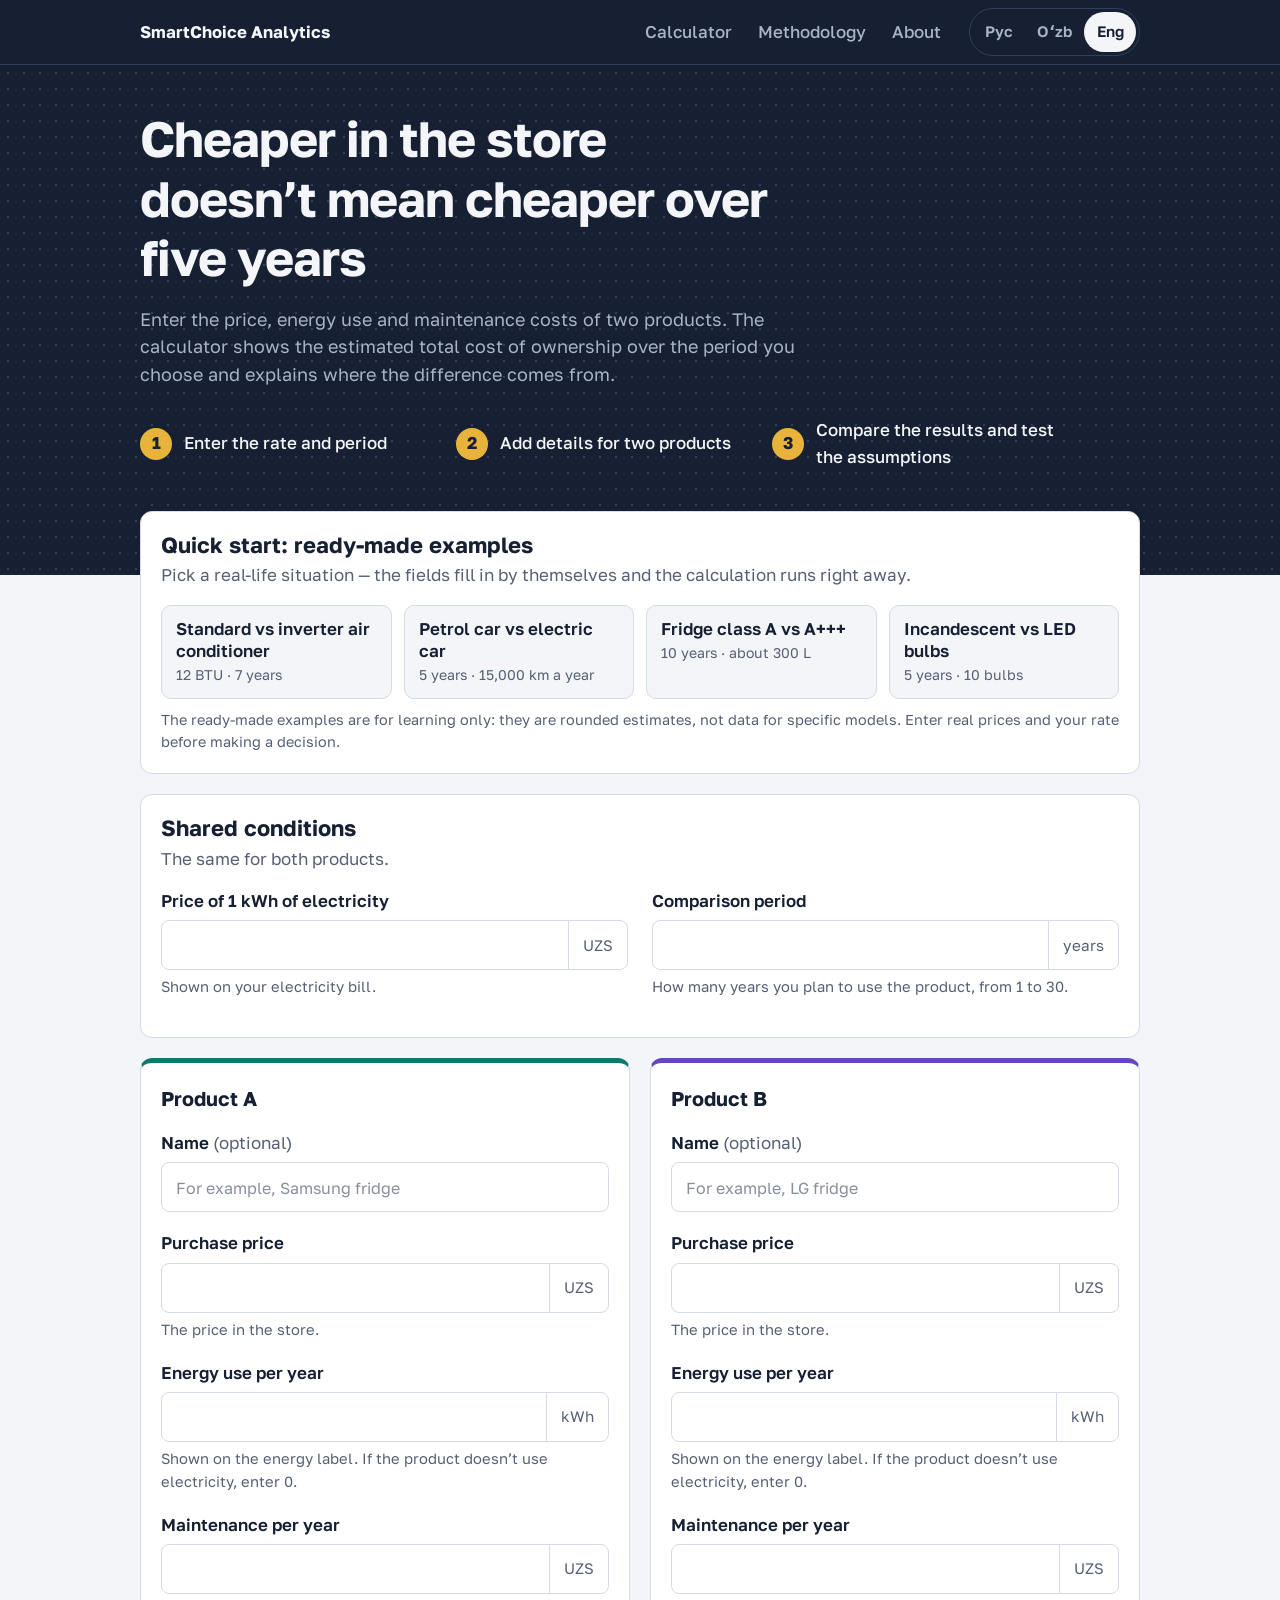
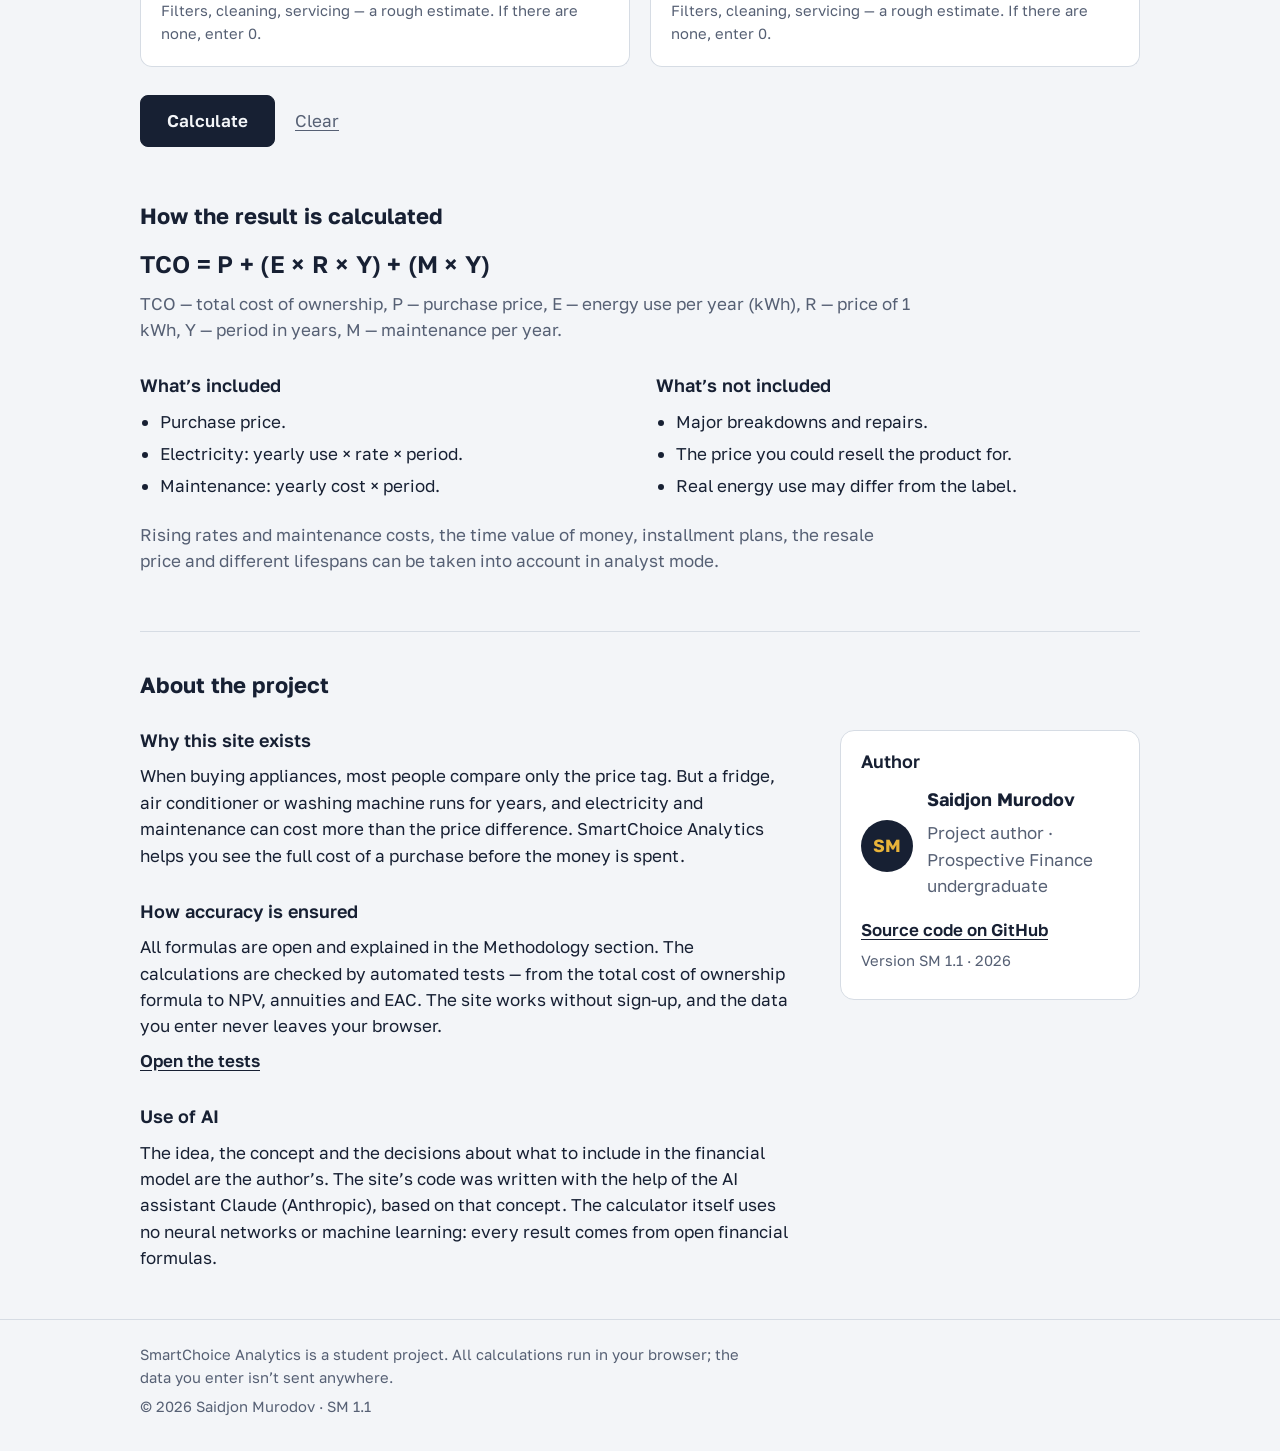
<file: index (2).html>
<!doctype html>
<html lang="ru">
<head>
  <meta charset="utf-8">
  <meta name="viewport" content="width=device-width, initial-scale=1, viewport-fit=cover">
  <title>SmartChoice Analytics — Total Cost of Ownership Calculator</title>
  <meta name="description" content="Free total cost of ownership (TCO) calculator with an NPV mode. Compare two products by price, electricity, maintenance and resale value.">
  <link rel="canonical" href="https://saidjonstudy.github.io/smartchoice-ai/">
  <meta property="og:type" content="website">
  <meta property="og:site_name" content="SmartChoice Analytics">
  <meta property="og:title" content="SmartChoice Analytics — Total Cost of Ownership Calculator">
  <meta property="og:description" content="Free total cost of ownership (TCO) calculator with an NPV mode. Compare two products by price, electricity, maintenance and resale value.">
  <meta property="og:url" content="https://saidjonstudy.github.io/smartchoice-ai/">
  <meta name="twitter:card" content="summary">
  <meta name="twitter:title" content="SmartChoice Analytics — Total Cost of Ownership Calculator">
  <meta name="twitter:description" content="Free total cost of ownership (TCO) calculator with an NPV mode. Compare two products by price, electricity, maintenance and resale value.">
  <script type="application/ld+json">
{
  "@context": "https://schema.org",
  "@type": "WebApplication",
  "name": "SmartChoice Analytics",
  "alternateName": "SmartChoice AI",
  "url": "https://saidjonstudy.github.io/smartchoice-ai/",
  "description": "Free total cost of ownership (TCO) calculator with an NPV mode. Compare two products by price, electricity, maintenance and resale value.",
  "applicationCategory": "FinanceApplication",
  "operatingSystem": "Any (web browser)",
  "inLanguage": [
    "en",
    "ru",
    "uz"
  ],
  "browserRequirements": "Requires JavaScript",
  "isAccessibleForFree": true,
  "offers": {
    "@type": "Offer",
    "price": "0",
    "priceCurrency": "USD"
  },
  "author": {
    "@type": "Person",
    "name": "Saidjon Murodov",
    "url": "https://github.com/saidjonstudy"
  }
}
  </script>
  <link rel="preconnect" href="https://fonts.googleapis.com">
  <link rel="preconnect" href="https://fonts.gstatic.com" crossorigin>
  <link href="https://fonts.googleapis.com/css2?family=Golos+Text:wght@400;500;600;700&display=swap" rel="stylesheet">
  <style>html.sc-lang-pending body { visibility: hidden; }</style>
  <script>
  /* Если в адресе указан ?lang=en (или uz), прячем страницу, пока не применится язык —
     так русский текст не мелькает перед английским. Запасной таймер снимает скрытие в любом случае. */
  (function () {
    try {
      var q = new URLSearchParams(location.search).get("lang");
      if (q && /^(en|uz)/i.test(q.trim())) {
        document.documentElement.classList.add("sc-lang-pending");
        setTimeout(function () { document.documentElement.classList.remove("sc-lang-pending"); }, 2500);
      }
    } catch (e) { /* ничего страшного */ }
  })();
  </script>
  <style>
/* SmartChoice Analytics — внешний вид сайта */

/* ---------- Цвета (светлая и тёмная тема) ---------- */
:root {
  --bg: #F3F5F8;
  --surface: #FFFFFF;
  --ink: #172033;
  --muted: #566074;
  --line: #D6DCE4;
  --a: #0E7A6B;          /* товар A — сине-зелёный */
  --b: #6446C2;          /* товар B — фиолетовый */
  --seg-purchase: #2B3A55;
  --seg-energy: #E0A526;
  --seg-maint: #9AAAC2;
  --error: #B42318;
  --focus: #1D5FD1;
  --hero-bg: #172033;    /* тёмная шапка */
  --hero-dot: #2F3F5C;   /* точки на шапке */
  --hero-ink: #F3F5F8;
  --hero-muted: #A9B4C6;
  --hero-edge: transparent;
  color-scheme: light;

  box-sizing: border-box;
  padding-top: env(safe-area-inset-top, 0px);
  padding-bottom: env(safe-area-inset-bottom, 0px);
}

@media (prefers-color-scheme: dark) {
  :root:not([data-theme="light"]) {
    --bg: #11151D;
    --surface: #1A202B;
    --ink: #E8ECF2;
    --muted: #9AA4B5;
    --line: #2E3644;
    --a: #3FB8A5;
    --b: #A08BF2;
    --seg-purchase: #B4C0D4;
    --seg-energy: #E8B33A;
    --seg-maint: #5E7393;
    --error: #FF8A7A;
    --focus: #7AA7FF;
    --hero-bg: #0A0E15;
    --hero-dot: #222D40;
    --hero-edge: #2E3644;
    color-scheme: dark;
  }
}
:root[data-theme="dark"] {
  --bg: #11151D;
  --surface: #1A202B;
  --ink: #E8ECF2;
  --muted: #9AA4B5;
  --line: #2E3644;
  --a: #3FB8A5;
  --b: #A08BF2;
  --seg-purchase: #B4C0D4;
  --seg-energy: #E8B33A;
  --seg-maint: #5E7393;
  --error: #FF8A7A;
  --focus: #7AA7FF;
  --hero-bg: #0A0E15;
  --hero-dot: #222D40;
  --hero-edge: #2E3644;
  color-scheme: dark;
}

*, *::before, *::after { box-sizing: inherit; }
[hidden] { display: none !important; }

/* --nav-h — высота закреплённого меню; уточняется скриптом */
html { scroll-padding-top: calc(env(safe-area-inset-top, 0px) + var(--nav-h, 64px) + 12px); }

body {
  margin: 0;
  background: var(--bg);
  color: var(--ink);
  font-family: "Golos Text", system-ui, -apple-system, "Segoe UI", Roboto, Arial, sans-serif;
  font-size: 1.0625rem;
  line-height: 1.55;
  -webkit-text-size-adjust: 100%;
}

.wrap {
  max-width: 1040px;
  margin: 0 auto;
  padding: 0 20px;
}

h1, h2, h3 { line-height: 1.2; margin: 0; }
h2 { font-size: 1.375rem; font-weight: 700; }
h3 { font-size: 1.125rem; font-weight: 600; margin: 32px 0 12px; }

:focus-visible { outline: 3px solid var(--focus); outline-offset: 2px; }

/* ---------- Шапка (тёмная, с точками) ---------- */
.masthead {
  padding: 44px 0 104px;
  background-color: var(--hero-bg);
  background-image: radial-gradient(var(--hero-dot) 1.2px, transparent 1.6px);
  background-size: 16px 16px;
  border-bottom: 1px solid var(--hero-edge);
  color: var(--hero-ink);
}
/* полоса под «чёлкой» телефона того же цвета, что и шапка */
body::before {
  content: "";
  position: fixed;
  inset: 0 0 auto;
  height: env(safe-area-inset-top, 0px);
  background: var(--hero-bg);
  z-index: 10;
}
/* ---------- Закреплённое меню ---------- */
.topnav {
  position: sticky;
  top: env(safe-area-inset-top, 0px);
  z-index: 20;
  background: var(--hero-bg);
  border-bottom: 1px solid var(--hero-dot);
  color: var(--hero-ink);
}
.topnav-inner {
  display: flex;
  align-items: center;
  gap: 8px 16px;
  min-height: 60px;
  padding-top: 8px;
  padding-bottom: 8px;
}
.brand { font-weight: 700; font-size: 1.05rem; color: var(--hero-ink); text-decoration: none; white-space: nowrap; }
.nav-links {
  display: flex;
  gap: 2px;
  margin: 0 0 0 auto;
  padding: 0;
  list-style: none;
}
.nav-links a {
  display: block;
  padding: 9px 12px;
  border-radius: 8px;
  color: var(--hero-muted);
  text-decoration: none;
  font-weight: 500;
  white-space: nowrap;
}
.nav-links a:hover { color: var(--hero-ink); }
.nav-links a[aria-current="true"] { color: var(--hero-ink); background: var(--hero-dot); }
@media (max-width: 859px) {
  .topnav-inner { display: grid; grid-template-columns: 1fr auto; }
  .brand { grid-row: 1; grid-column: 1; }
  .lang-switch { grid-row: 1; grid-column: 2; }
  .nav-links {
    grid-row: 2;
    grid-column: 1 / -1;
    margin: 0 -20px;
    padding: 0 14px;
    overflow-x: auto;
    scrollbar-width: none;
  }
  .nav-links::-webkit-scrollbar { display: none; }
}

/* ---------- Три шага ---------- */
.steps {
  display: grid;
  grid-template-columns: repeat(auto-fit, minmax(220px, 1fr));
  gap: 12px 28px;
  max-width: 920px;
  margin: 28px 0 0;
  padding: 0;
  list-style: none;
}
.steps li { display: flex; align-items: center; gap: 12px; color: var(--hero-ink); font-weight: 500; }
.step-num {
  flex: none;
  display: grid;
  place-items: center;
  width: 32px;
  height: 32px;
  border-radius: 50%;
  background: #E8B33A;
  color: #172033;
  font-weight: 700;
}

/* Переключатель языка */
.lang-switch {
  display: inline-flex;
  padding: 3px;
  border: 1px solid var(--hero-dot);
  border-radius: 999px;
  background: var(--hero-bg);
}
.lang-switch button {
  min-width: 52px;
  min-height: 40px;
  padding: 6px 12px;
  border: 0;
  border-radius: 999px;
  background: transparent;
  color: var(--hero-muted);
  font-weight: 600;
  font-size: .95rem;
}
.lang-switch button:hover { color: var(--hero-ink); }
.lang-switch button[aria-pressed="true"] { background: var(--hero-ink); color: var(--hero-bg); }
.masthead h1 {
  font-size: clamp(1.9rem, 4.6vw, 3.1rem);
  font-weight: 700;
  letter-spacing: -0.02em;
  max-width: 20ch;
}
.lede { margin: 18px 0 0; max-width: 60ch; font-size: 1.125rem; color: var(--hero-muted); }

/* ---------- Форма ---------- */
/* Первая карточка «наезжает» на тёмную шапку */
.conditions {
  position: relative;
  margin: -64px 0 20px;
  padding: 20px;
  background: var(--surface);
  border: 1px solid var(--line);
  border-radius: 12px;
}
.section-hint { margin: 4px 0 16px; color: var(--muted); }
.conditions-grid {
  display: grid;
  grid-template-columns: repeat(auto-fit, minmax(260px, 1fr));
  gap: 0 24px;
}

.products {
  display: grid;
  grid-template-columns: 1fr;
  gap: 20px;
}
@media (min-width: 760px) {
  .products { grid-template-columns: 1fr 1fr; }
}

.product {
  margin: 0;
  min-width: 0;
  padding: 20px;
  background: var(--surface);
  border: 1px solid var(--line);
  border-top: 5px solid var(--a);
  border-radius: 12px;
}
.product-b { border-top-color: var(--b); }
.product legend {
  float: left;
  width: 100%;
  padding: 0;
  margin-bottom: 16px;
  font-size: 1.25rem;
  font-weight: 700;
}
.product legend + * { clear: both; }

.field { margin-bottom: 18px; }
.field:last-child { margin-bottom: 0; }
.field label { display: block; font-weight: 600; margin-bottom: 6px; }
.optional { font-weight: 400; color: var(--muted); }

.input-unit {
  display: flex;
  align-items: stretch;
  background: var(--surface);
  border: 1.5px solid var(--line);
  border-radius: 8px;
}
.input-unit:focus-within { border-color: var(--focus); outline: 3px solid var(--focus); outline-offset: 1px; }
.input-unit input {
  flex: 1;
  min-width: 0;
  min-height: 48px;
  padding: 10px 14px;
  border: 0;
  background: transparent;
  color: inherit;
  font: inherit;
  font-size: 1.125rem;
  font-variant-numeric: tabular-nums;
}
.input-unit input:focus { outline: none; }
.input-unit input::placeholder { color: var(--muted); opacity: .7; font-size: 1rem; }
.unit {
  display: flex;
  align-items: center;
  padding: 0 14px;
  border-left: 1px solid var(--line);
  color: var(--muted);
  font-size: .95rem;
  white-space: nowrap;
}

.help { margin: 6px 0 0; color: var(--muted); font-size: .92rem; }
.error { margin: 6px 0 0; color: var(--error); font-weight: 500; font-size: .95rem; }
.field.has-error .input-unit { border-color: var(--error); }

.actions {
  display: flex;
  flex-wrap: wrap;
  align-items: center;
  gap: 12px;
  margin-top: 28px;
}
button { font: inherit; cursor: pointer; }
.btn-primary, .btn-secondary {
  min-height: 48px;
  padding: 12px 26px;
  border-radius: 8px;
  font-weight: 600;
}
.btn-primary { background: var(--ink); color: var(--bg); border: 1.5px solid var(--ink); }
.btn-secondary { background: transparent; color: var(--ink); border: 1.5px solid var(--ink); }
.btn-link {
  min-height: 48px;
  padding: 12px 8px;
  background: none;
  border: 0;
  color: var(--muted);
  text-decoration: underline;
  text-underline-offset: 3px;
}
.example-note { margin: 10px 0 0; color: var(--muted); font-size: .9rem; }
.form-error { margin: 16px 0 0; color: var(--error); font-weight: 600; }

/* ---------- Результаты ---------- */
.results {
  margin-top: 40px;
  padding: clamp(20px, 4vw, 36px);
  background: var(--surface);
  border: 1px solid var(--line);
  border-radius: 14px;
}
.stale-note {
  margin: 0 0 16px;
  padding: 10px 14px;
  border-left: 4px solid var(--seg-energy);
  color: var(--muted);
}
.verdict {
  font-size: clamp(1.35rem, 3vw, 1.9rem);
  line-height: 1.3;
  max-width: 34ch;
}
.verdict:focus { outline: none; }

.totals {
  display: grid;
  grid-template-columns: 1fr;
  gap: 24px;
  margin-top: 28px;
}
@media (min-width: 640px) {
  .totals { grid-template-columns: 1fr 1fr; }
}
.total { padding-left: 16px; border-left: 5px solid var(--a); }
.total-b { border-left-color: var(--b); }
.total-name { margin: 0; font-weight: 600; overflow-wrap: anywhere; }
.total-sum {
  margin: 2px 0 12px;
  font-size: clamp(1.6rem, 4vw, 2.2rem);
  font-weight: 700;
  font-variant-numeric: tabular-nums;
  letter-spacing: -0.01em;
}
.breakdown { margin: 0; }
.breakdown div {
  display: flex;
  justify-content: space-between;
  gap: 12px;
  padding: 5px 0;
  border-bottom: 1px solid var(--line);
}
.breakdown dt { color: var(--muted); }
.breakdown dd { margin: 0; font-variant-numeric: tabular-nums; text-align: right; }
.breakdown-annual dt, .breakdown-annual dd { font-weight: 600; color: var(--ink); }

/* Полосы «из чего складывается сумма» */
.stack { display: grid; gap: 14px; }
.stack-row {
  display: grid;
  grid-template-columns: minmax(0, 1fr);
  gap: 4px;
}
.stack-head { display: flex; justify-content: space-between; gap: 12px; }
.stack-name { font-weight: 600; overflow-wrap: anywhere; }
.stack-value { font-variant-numeric: tabular-nums; color: var(--muted); white-space: nowrap; }
.stack-track { height: 30px; }
.stack-bar {
  display: flex;
  height: 100%;
  border-radius: 6px;
  overflow: hidden;
  transition: width .7s cubic-bezier(.2, .7, .2, 1);
}
.seg { height: 100%; }
.seg + .seg { border-left: 2px solid var(--surface); }
.seg-purchase { background: var(--seg-purchase); }
.seg-energy { background: var(--seg-energy); }
.seg-maint { background: var(--seg-maint); }

.legend {
  display: flex;
  flex-wrap: wrap;
  gap: 8px 20px;
  margin: 14px 0 0;
  padding: 0;
  list-style: none;
  color: var(--muted);
  font-size: .95rem;
}
.legend li { display: flex; align-items: center; gap: 8px; }
.swatch { width: 14px; height: 14px; border-radius: 3px; display: inline-block; }
.legend-lines { margin: 0 0 8px; color: var(--ink); }
.legend-lines span { overflow-wrap: anywhere; }
.line-a { stroke: var(--a); stroke-width: 3; }
.line-b { stroke: var(--b); stroke-width: 3; stroke-dasharray: 7 5; }

.chart-intro { margin: 0 0 12px; color: var(--muted); max-width: 65ch; }
.chart svg { display: block; width: 100%; height: auto; max-width: 100%; }

.year-details { margin-top: 16px; }
.year-details summary { cursor: pointer; font-weight: 600; padding: 8px 0; }
.table-scroll { overflow-x: auto; }
.year-table { border-collapse: collapse; width: 100%; min-width: 440px; font-variant-numeric: tabular-nums; }
.year-table th, .year-table td { padding: 8px 10px; border-bottom: 1px solid var(--line); text-align: right; }
.year-table th:first-child, .year-table td:first-child { text-align: left; }
.year-table th { font-weight: 600; }

.explain { margin: 0; padding-left: 1.2em; max-width: 68ch; }
.explain li { margin-bottom: 10px; }
.disclaimer { margin: 24px 0 20px; color: var(--muted); }
.result-actions { display: flex; flex-wrap: wrap; align-items: center; gap: 12px; }
.share-status { margin: 12px 0 0; min-height: 1.5em; color: var(--muted); }
.share-url {
  width: 100%;
  margin-top: 4px;
  padding: 10px 12px;
  border: 1.5px solid var(--line);
  border-radius: 8px;
  background: var(--surface);
  color: var(--ink);
  font: inherit;
  font-size: .95rem;
}
.shared-note { border-left-color: var(--a); }
.print-only { display: none; }

/* ---------- Режим аналитика (тёмная панель в стиле шапки) ---------- */
.analyst {
  /* внутри панели переопределяем цвета — графики и таблицы подстраиваются сами */
  --surface: #1E2840;
  --ink: #F3F5F8;
  --muted: #A9B4C6;
  --line: #33425E;
  --a: #3FB8A5;
  --b: #A08BF2;
  --focus: #7AA7FF;
  --error: #FF8A7A;
  color-scheme: dark;
  margin-top: 24px;
  padding: clamp(20px, 4vw, 36px);
  border-radius: 14px;
  border: 1px solid var(--hero-edge);
  background-color: var(--hero-bg);
  background-image: radial-gradient(var(--hero-dot) 1.2px, transparent 1.6px);
  background-size: 16px 16px;
  color: var(--ink);
}
.analyst-head { display: flex; flex-wrap: wrap; align-items: center; gap: 10px 14px; }
.analyst-head h2 { font-size: clamp(1.35rem, 3vw, 1.75rem); }
.badge {
  padding: 4px 10px;
  border-radius: 999px;
  background: var(--seg-energy);
  color: #172033;
  font-size: .85rem;
  font-weight: 700;
}
.analyst-intro { margin: 12px 0 0; color: var(--muted); max-width: 68ch; }

.sliders {
  display: grid;
  grid-template-columns: repeat(auto-fit, minmax(260px, 1fr));
  gap: 20px 32px;
  margin-top: 24px;
}
.slider-top { display: flex; justify-content: space-between; align-items: baseline; gap: 12px; }
.slider-top label { font-weight: 600; }
.slider-top output {
  font-size: 1.5rem;
  font-weight: 700;
  font-variant-numeric: tabular-nums;
  color: #E8B33A;
  white-space: nowrap;
}
.slider-field input[type="range"],
.an-row input[type="range"] {
  width: 100%;
  height: 36px;
  margin: 4px 0 0;
  accent-color: #E8B33A;
  cursor: pointer;
}

.an-verdict {
  margin: 24px 0 0;
  padding: 16px 18px;
  border-left: 4px solid #E8B33A;
  background: var(--surface);
  border-radius: 0 10px 10px 0;
  font-size: 1.125rem;
  font-weight: 600;
  line-height: 1.45;
  max-width: 72ch;
}

.facts {
  display: grid;
  grid-template-columns: repeat(auto-fit, minmax(240px, 1fr));
  gap: 16px;
  margin-top: 20px;
}
.fact {
  padding: 18px;
  background: var(--surface);
  border: 1px solid var(--line);
  border-radius: 12px;
}
.fact-label { margin: 0; color: var(--muted); font-weight: 500; }
.fact-value {
  margin: 4px 0 6px;
  font-size: clamp(1.4rem, 3.5vw, 1.9rem);
  font-weight: 700;
  font-variant-numeric: tabular-nums;
  color: #E8B33A;
}
.fact-desc { margin: 0; color: var(--muted); font-size: .95rem; }

.scen-table td:last-child { font-weight: 600; }
.analyst h3 { margin-top: 32px; }
.an-hint { color: var(--muted); margin-top: -4px; }
.an-prods {
  display: grid;
  grid-template-columns: repeat(auto-fit, minmax(260px, 1fr));
  gap: 16px;
  margin-top: 12px;
}
.an-prod {
  margin: 0;
  min-width: 0;
  padding: 16px 18px;
  background: var(--surface);
  border: 1px solid var(--line);
  border-left: 5px solid var(--a);
  border-radius: 12px;
}
.an-prod-b { border-left-color: var(--b); }
.an-prod legend { float: left; width: 100%; padding: 0; margin-bottom: 10px; font-weight: 700; overflow-wrap: anywhere; }
.an-prod legend + * { clear: both; }
.an-row { margin-bottom: 14px; }
.an-row:last-child { margin-bottom: 0; }
.an-row > label { display: block; font-weight: 600; margin-bottom: 6px; }
.an-select {
  width: 100%;
  min-height: 46px;
  padding: 8px 12px;
  border: 1.5px solid var(--line);
  border-radius: 8px;
  background: var(--hero-bg);
  color: var(--ink);
  font: inherit;
}
.an-row .slider-top output { font-size: 1.25rem; }
.credit-info { margin: 6px 0 0; font-weight: 600; font-variant-numeric: tabular-nums; }
.eac-hint { margin: 0; padding: 14px 16px; border: 1px dashed var(--line); border-radius: 10px; color: var(--muted); }
.fact-a { border-left: 5px solid var(--a); }
.fact-b { border-left: 5px solid var(--b); }
.asm-note { margin: 16px 0 0; color: var(--muted); max-width: 70ch; }
@media (max-width: 560px) {
  .scen-table { min-width: 0; }
  .scen-table thead { display: none; }
  .scen-table tr { display: block; padding: 12px 0; border-bottom: 1px solid var(--line); }
  .scen-table td { display: flex; justify-content: space-between; gap: 12px; padding: 3px 0; border: 0; text-align: right; }
  .scen-table td::before { content: attr(data-label); color: var(--muted); font-weight: 400; text-align: left; }
  .scen-table td.scen-name { display: block; font-weight: 700; padding-bottom: 6px; }
  .scen-table td.scen-name::before { content: none; }
}
.formula-npv { font-size: clamp(1rem, 2.6vw, 1.25rem); }
.formula-npv sub, .formula-npv sup { font-size: .7em; }

/* ---------- Допущения ---------- */
.assumptions { margin: 56px 0 24px; }
.formula {
  margin: 16px 0 8px;
  font-size: clamp(1.2rem, 3vw, 1.5rem);
  font-weight: 600;
  letter-spacing: .01em;
  overflow-wrap: anywhere;
}
.formula-legend { margin: 0; color: var(--muted); max-width: 70ch; }
.assumptions-grid {
  display: grid;
  grid-template-columns: repeat(auto-fit, minmax(260px, 1fr));
  gap: 0 32px;
}
.assumptions ul { margin: 0; padding-left: 1.2em; }
.assumptions li { margin-bottom: 6px; }

/* ---------- О проекте ---------- */
.about { margin: 56px 0 40px; padding-top: 40px; border-top: 1px solid var(--line); }
.about-grid { display: grid; grid-template-columns: 1fr; gap: 8px 48px; }
@media (min-width: 860px) {
  .about-grid { grid-template-columns: minmax(0, 1fr) 300px; }
}
.about-main p { margin: 0 0 8px; max-width: 68ch; }
.author-card {
  align-self: start;
  margin-top: 32px;
  padding: 20px;
  background: var(--surface);
  border: 1px solid var(--line);
  border-radius: 14px;
}
.author-card h3 { margin: 0 0 14px; }
.author-row { display: flex; align-items: center; gap: 14px; margin-bottom: 12px; }
.avatar {
  flex: none;
  display: grid;
  place-items: center;
  width: 52px;
  height: 52px;
  border-radius: 50%;
  background: var(--hero-bg);
  color: #E8B33A;
  font-weight: 700;
  font-size: 1.1rem;
}
.author-name { margin: 0; font-weight: 700; font-size: 1.125rem; overflow-wrap: anywhere; }
.author-role { margin: 2px 0 0; color: var(--muted); }
.author-card p { margin: 0 0 6px; }
.author-meta { color: var(--muted); font-size: .92rem; }
.text-link { color: var(--ink); font-weight: 600; text-decoration: underline; text-underline-offset: 3px; }

.site-footer { border-top: 1px solid var(--line); padding: 24px 0 32px; color: var(--muted); font-size: .92rem; }
.site-footer p { margin: 0; max-width: 70ch; }
.site-footer .footer-meta { margin-top: 6px; }

/* ---------- Страница тестов ---------- */
.tests { padding: 40px 20px; }
.test-summary { font-size: 1.25rem; font-weight: 700; }
.pass { color: var(--a); font-weight: 600; }
.fail { color: var(--error); font-weight: 600; }
.tests .year-table td { text-align: left; }

@media (prefers-reduced-motion: reduce) {
  .stack-bar { transition: none; }
}

/* ---------- Готовые примеры ---------- */
.presets {
  position: relative;
  margin: -64px 0 20px;
  padding: 20px;
  background: var(--surface);
  border: 1px solid var(--line);
  border-radius: 12px;
}
.presets + .conditions { margin-top: 0; }
.preset-grid {
  display: grid;
  grid-template-columns: repeat(auto-fit, minmax(220px, 1fr));
  gap: 12px;
}
.preset-btn {
  display: flex;
  flex-direction: column;
  align-items: flex-start;
  gap: 2px;
  min-height: 64px;
  padding: 12px 14px;
  text-align: left;
  background: var(--bg);
  color: var(--ink);
  border: 1.5px solid var(--line);
  border-radius: 10px;
}
.preset-btn:hover { border-color: var(--ink); }
.preset-btn[aria-pressed="true"] { border-color: var(--ink); box-shadow: inset 0 0 0 1px var(--ink); }
.preset-title { font-weight: 600; line-height: 1.3; }
.preset-meta { font-size: .88rem; color: var(--muted); }
.preset-note, .case-note {
  margin: 14px 0 0;
  padding: 12px 14px;
  border-left: 4px solid #E8B33A;
  background: var(--bg);
  border-radius: 0 8px 8px 0;
  font-weight: 400;
  font-size: .95rem;
  color: var(--ink);
  max-width: 80ch;
}
.case-note { margin: 0 0 16px; }

/* ---------- Печать и PDF: чистый отчёт на одну страницу A4 ---------- */
#print-report {
  --bg: #fff; --surface: #fff; --ink: #111; --muted: #4a5568; --line: #c9ced6;
  --a: #0E7A6B; --b: #6446C2; --hero-bg: #fff;
  color: #111;
  font-size: 9pt;
  line-height: 1.35;
}
.pr-head { display: flex; justify-content: space-between; align-items: flex-end; gap: 8mm; padding-bottom: 3mm; margin-bottom: 4mm; border-bottom: 2px solid #111; }
.pr-brand { font-weight: 700; font-size: 8.5pt; letter-spacing: .04em; text-transform: uppercase; color: #4a5568; }
.pr-title { margin: 1mm 0 0; font-size: 15pt; font-weight: 700; line-height: 1.15; }
.pr-sub { margin: 1mm 0 0; font-size: 10pt; color: #222; overflow-wrap: anywhere; }
.pr-meta { flex: none; text-align: right; font-size: 8pt; color: #4a5568; }
.pr-box { margin-bottom: 4mm; padding: 3mm 4mm; border: 1px solid #111; border-left-width: 5px; break-inside: avoid; }
.pr-box h2 { margin: 0 0 1mm; font-size: 8pt; font-weight: 700; letter-spacing: .05em; text-transform: uppercase; color: #4a5568; }
.pr-verdict { margin: 0; font-size: 11pt; font-weight: 700; line-height: 1.3; }
.pr-verdict2 { margin: 1.5mm 0 0; font-size: 9pt; }
.pr-params { margin: 1.5mm 0 0; font-size: 8pt; color: #4a5568; }
.pr-grid { display: grid; grid-template-columns: 1.45fr 1fr; gap: 5mm; margin-bottom: 4mm; break-inside: avoid; }
.pr-section h3 { margin: 0 0 1.5mm; font-size: 9pt; font-weight: 700; }
.pr-table { width: 100%; border-collapse: collapse; font-size: 8.5pt; font-variant-numeric: tabular-nums; }
.pr-table th, .pr-table td { padding: .9mm 1.5mm; border-bottom: .5pt solid #c9ced6; text-align: right; vertical-align: top; }
.pr-table th:first-child, .pr-table td:first-child { text-align: left; }
.pr-table thead th { border-bottom: 1pt solid #111; font-weight: 700; }
.pr-table .pr-group td { padding-top: 1.8mm; font-size: 7.5pt; font-weight: 700; letter-spacing: .04em; text-transform: uppercase; color: #4a5568; border-bottom: 0; }
.pr-table .pr-total td { font-weight: 700; border-top: 1pt solid #111; }
.pr-table .pr-kv td:last-child { font-weight: 600; }
.pr-chart { margin-bottom: 3mm; break-inside: avoid; }
.pr-chart svg { display: block; width: 100%; height: auto; }
.pr-legend { display: flex; gap: 6mm; margin: 0 0 1mm; padding: 0; list-style: none; font-size: 8.5pt; }
.pr-legend li { display: flex; align-items: center; gap: 2mm; }
.pr-legend span { white-space: nowrap; }
.pr-years { margin-bottom: 3mm; break-inside: avoid; }
.pr-years .pr-table { font-size: 8pt; }
.pr-years.is-dense .pr-table { font-size: 7.2pt; }
.pr-years .pr-table th, .pr-years .pr-table td { text-align: right; padding: .8mm 1mm; white-space: nowrap; }
.pr-years .pr-table th:first-child, .pr-years .pr-table td:first-child { text-align: left; white-space: normal; }
.pr-foot { margin-top: 2mm; padding-top: 2mm; border-top: .5pt solid #888; font-size: 7.5pt; color: #4a5568; }
.pr-foot p { margin: 0 0 1mm; }
.pr-foot .pr-formula { font-family: ui-monospace, Menlo, Consolas, monospace; color: #111; }

@media print {
  @page { size: A4; margin: 10mm 12mm; }
  html, body { background: #fff !important; }
  * { -webkit-print-color-adjust: exact; print-color-adjust: exact; }
  body::before, .topnav, .result-actions, .share-status, .share-url { display: none !important; }
  /* Когда расчёт сделан, печатаем только отчёт: без меню, форм и ползунков */
  body.has-report > *:not(#print-report) { display: none !important; }
  body.has-report #print-report { display: block; }
}

</style>
</head>
<body>

<nav class="topnav" id="topnav" aria-label="Разделы сайта" data-i18n-aria="navLabel">
  <div class="wrap topnav-inner">
    <a class="brand" href="#top">SmartChoice Analytics</a>
    <ul class="nav-links">
      <li><a href="#compare-form" data-i18n="nav_calc">Калькулятор</a></li>
      <li id="nav-results-item" hidden><a href="#results" data-i18n="nav_results">Результат</a></li>
      <li><a href="#methodology" data-i18n="nav_method">Методология</a></li>
      <li><a href="#about" data-i18n="nav_about">О проекте</a></li>
    </ul>
    <div class="lang-switch" role="group" aria-label="Язык" data-i18n-aria="langNav">
      <button type="button" data-lang="ru" lang="ru" aria-pressed="true">Рус</button>
      <button type="button" data-lang="uz" lang="uz" aria-pressed="false">Oʻzb</button>
      <button type="button" data-lang="en" lang="en" aria-pressed="false">Eng</button>
    </div>
  </div>
</nav>

<header class="masthead" id="top">
  <div class="wrap">
    <h1 data-i18n="h1">Дешевле в магазине — не значит дешевле за пять лет</h1>
    <p class="lede" data-i18n="lede">Введите цену, энергопотребление и обслуживание двух товаров. Калькулятор покажет ориентировочную общую стоимость владения за выбранный срок и объяснит, откуда берётся разница.</p>
    <ol class="steps" aria-label="Как это работает" data-i18n-aria="stepsLabel">
      <li><span class="step-num" aria-hidden="true">1</span><span data-i18n="step1">Укажите тариф и срок</span></li>
      <li><span class="step-num" aria-hidden="true">2</span><span data-i18n="step2">Введите данные двух товаров</span></li>
      <li><span class="step-num" aria-hidden="true">3</span><span data-i18n="step3">Сравните результат и проверьте допущения</span></li>
    </ol>
  </div>
</header>

<main class="wrap">

  <form id="compare-form" novalidate>

    <section class="presets" aria-labelledby="presets-title">
      <h2 id="presets-title" data-i18n="presetsTitle">Быстрый старт: готовые примеры</h2>
      <p class="section-hint" data-i18n="presetsHint">Выберите жизненную ситуацию — поля заполнятся сами, а расчёт запустится сразу.</p>
      <div class="preset-grid" id="preset-grid" role="group" aria-labelledby="presets-title"></div>
      <p id="preset-note" class="preset-note" hidden></p>
      <p class="example-note" data-i18n="exampleNote">Готовые примеры учебные: это округлённые ориентиры, а не данные конкретных моделей. Перед решением подставьте реальные цены и тариф.</p>
    </section>

    <section class="conditions" aria-labelledby="cond-title">
      <h2 id="cond-title" data-i18n="condTitle">Общие условия</h2>
      <p class="section-hint" data-i18n="condHint">Одинаковы для обоих товаров.</p>

      <div class="conditions-grid">
        <div class="field">
          <label for="tariff" data-i18n="tariffLabel">Цена 1 кВт·ч электроэнергии</label>
          <div class="input-unit">
            <input id="tariff" name="tariff" type="text" inputmode="decimal" autocomplete="off" aria-describedby="tariff-help tariff-err">
            <span class="unit" data-i18n="currency">сум</span>
          </div>
          <p class="help" id="tariff-help" data-i18n="tariffHelp">Указана в квитанции за свет.</p>
          <p class="error" id="tariff-err" hidden></p>
        </div>

        <div class="field">
          <label for="years" data-i18n="yearsLabel">Срок сравнения</label>
          <div class="input-unit">
            <input id="years" name="years" type="text" inputmode="numeric" autocomplete="off" aria-describedby="years-help years-err">
            <span class="unit" data-i18n="unitYears">лет</span>
          </div>
          <p class="help" id="years-help" data-i18n="yearsHelp">Сколько лет вы планируете пользоваться товаром, от 1 до 30.</p>
          <p class="error" id="years-err" hidden></p>
        </div>
      </div>
    </section>

    <div class="products">

      <fieldset class="product product-a">
        <legend data-i18n="productA">Товар A</legend>

        <div class="field">
          <label for="a-name"><span data-i18n="nameLabel">Название</span> <span class="optional" data-i18n="optional">(необязательно)</span></label>
          <div class="input-unit">
            <input id="a-name" name="a-name" type="text" maxlength="40" autocomplete="off" data-i18n-ph="namePhA">
          </div>
        </div>

        <div class="field">
          <label for="a-price" data-i18n="priceLabel">Цена покупки</label>
          <div class="input-unit">
            <input id="a-price" name="a-price" type="text" inputmode="decimal" autocomplete="off" aria-describedby="a-price-help a-price-err">
            <span class="unit" data-i18n="currency">сум</span>
          </div>
          <p class="help" id="a-price-help" data-i18n="priceHelp">Цена в магазине.</p>
          <p class="error" id="a-price-err" hidden></p>
        </div>

        <div class="field">
          <label for="a-energy" data-i18n="energyLabel">Энергопотребление в год</label>
          <div class="input-unit">
            <input id="a-energy" name="a-energy" type="text" inputmode="decimal" autocomplete="off" aria-describedby="a-energy-help a-energy-err">
            <span class="unit" data-i18n="unitKwh">кВт·ч</span>
          </div>
          <p class="help" id="a-energy-help" data-i18n="energyHelp">Указано на энергетической этикетке. Если товар не работает от электричества, введите 0.</p>
          <p class="error" id="a-energy-err" hidden></p>
        </div>

        <div class="field">
          <label for="a-maintenance" data-i18n="maintLabel">Обслуживание в год</label>
          <div class="input-unit">
            <input id="a-maintenance" name="a-maintenance" type="text" inputmode="decimal" autocomplete="off" aria-describedby="a-maintenance-help a-maintenance-err">
            <span class="unit" data-i18n="currency">сум</span>
          </div>
          <p class="help" id="a-maintenance-help" data-i18n="maintHelp">Фильтры, чистка, сервис — примерно. Если расходов нет, введите 0.</p>
          <p class="error" id="a-maintenance-err" hidden></p>
        </div>
      </fieldset>

      <fieldset class="product product-b">
        <legend data-i18n="productB">Товар B</legend>

        <div class="field">
          <label for="b-name"><span data-i18n="nameLabel">Название</span> <span class="optional" data-i18n="optional">(необязательно)</span></label>
          <div class="input-unit">
            <input id="b-name" name="b-name" type="text" maxlength="40" autocomplete="off" data-i18n-ph="namePhB">
          </div>
        </div>

        <div class="field">
          <label for="b-price" data-i18n="priceLabel">Цена покупки</label>
          <div class="input-unit">
            <input id="b-price" name="b-price" type="text" inputmode="decimal" autocomplete="off" aria-describedby="b-price-help b-price-err">
            <span class="unit" data-i18n="currency">сум</span>
          </div>
          <p class="help" id="b-price-help" data-i18n="priceHelp">Цена в магазине.</p>
          <p class="error" id="b-price-err" hidden></p>
        </div>

        <div class="field">
          <label for="b-energy" data-i18n="energyLabel">Энергопотребление в год</label>
          <div class="input-unit">
            <input id="b-energy" name="b-energy" type="text" inputmode="decimal" autocomplete="off" aria-describedby="b-energy-help b-energy-err">
            <span class="unit" data-i18n="unitKwh">кВт·ч</span>
          </div>
          <p class="help" id="b-energy-help" data-i18n="energyHelp">Указано на энергетической этикетке. Если товар не работает от электричества, введите 0.</p>
          <p class="error" id="b-energy-err" hidden></p>
        </div>

        <div class="field">
          <label for="b-maintenance" data-i18n="maintLabel">Обслуживание в год</label>
          <div class="input-unit">
            <input id="b-maintenance" name="b-maintenance" type="text" inputmode="decimal" autocomplete="off" aria-describedby="b-maintenance-help b-maintenance-err">
            <span class="unit" data-i18n="currency">сум</span>
          </div>
          <p class="help" id="b-maintenance-help" data-i18n="maintHelp">Фильтры, чистка, сервис — примерно. Если расходов нет, введите 0.</p>
          <p class="error" id="b-maintenance-err" hidden></p>
        </div>
      </fieldset>

    </div>

    <div class="actions">
      <button type="submit" class="btn-primary" data-i18n="btnCalc">Рассчитать</button>
      <button type="button" id="clear-btn" class="btn-link" data-i18n="btnReset">Очистить</button>
    </div>
    <p id="form-error" class="form-error" role="alert" hidden></p>
  </form>

  <section id="results" class="results" aria-labelledby="verdict" hidden>
    <p id="shared-note" class="stale-note shared-note" data-i18n="sharedNote" hidden></p>
    <p id="stale-note" class="stale-note" data-i18n="staleNote" hidden>Данные изменились, но не все поля заполнены верно. Ниже показан прошлый результат.</p>

    <p id="case-note" class="case-note" hidden></p>
    <h2 id="verdict" class="verdict" tabindex="-1"></h2>

    <div class="totals">
      <div class="total total-a">
        <p class="total-name" id="r-a-name"></p>
        <p class="total-sum" id="r-a-total"></p>
        <dl class="breakdown">
          <div><dt data-i18n="bdPurchase">Покупка</dt><dd id="r-a-purchase"></dd></div>
          <div><dt data-i18n="bdEnergy">Электроэнергия</dt><dd id="r-a-energy"></dd></div>
          <div><dt data-i18n="bdMaint">Обслуживание</dt><dd id="r-a-maint"></dd></div>
          <div class="breakdown-annual"><dt data-i18n="bdAnnual">Расходы в год</dt><dd id="r-a-annual"></dd></div>
        </dl>
      </div>
      <div class="total total-b">
        <p class="total-name" id="r-b-name"></p>
        <p class="total-sum" id="r-b-total"></p>
        <dl class="breakdown">
          <div><dt data-i18n="bdPurchase">Покупка</dt><dd id="r-b-purchase"></dd></div>
          <div><dt data-i18n="bdEnergy">Электроэнергия</dt><dd id="r-b-energy"></dd></div>
          <div><dt data-i18n="bdMaint">Обслуживание</dt><dd id="r-b-maint"></dd></div>
          <div class="breakdown-annual"><dt data-i18n="bdAnnual">Расходы в год</dt><dd id="r-b-annual"></dd></div>
        </dl>
      </div>
    </div>

    <h3 data-i18n="stackTitle">Из чего складывается сумма</h3>
    <div id="stack" class="stack"></div>
    <ul class="legend" aria-hidden="true">
      <li><span class="swatch seg-purchase"></span><span data-i18n="bdPurchase">Покупка</span></li>
      <li><span class="swatch seg-energy"></span><span data-i18n="bdEnergy">Электроэнергия</span></li>
      <li><span class="swatch seg-maint"></span><span data-i18n="bdMaint">Обслуживание</span></li>
    </ul>

    <h3 data-i18n="chartTitle">Накопленные расходы по годам</h3>
    <p class="chart-intro" data-i18n="chartIntro">Линии показывают, сколько всего вы потратите к концу каждого года. Если линии пересекаются, в этой точке товары сравниваются по стоимости.</p>
    <ul class="legend legend-lines">
      <li><svg width="32" height="10" aria-hidden="true"><line x1="0" y1="5" x2="32" y2="5" class="line-a"/></svg><span id="legend-a"></span></li>
      <li><svg width="32" height="10" aria-hidden="true"><line x1="0" y1="5" x2="32" y2="5" class="line-b"/></svg><span id="legend-b"></span></li>
    </ul>
    <div id="chart" class="chart"></div>

    <details class="year-details">
      <summary data-i18n="tableToggle">Показать таблицу по годам</summary>
      <div class="table-scroll">
        <table class="year-table">
          <thead>
            <tr><th scope="col" data-i18n="thYear">Год</th><th scope="col" id="th-a"></th><th scope="col" id="th-b"></th><th scope="col" data-i18n="thDiff">Разница (A − B)</th></tr>
          </thead>
          <tbody id="year-body"></tbody>
        </table>
      </div>
    </details>

    <h3 data-i18n="explainTitle">Почему так получилось</h3>
    <ul id="explain" class="explain"></ul>

    <p class="disclaimer" data-i18n="disclaimer">Это оценка по введённым вами данным, а не гарантия экономии.</p>
    <div class="result-actions">
      <button type="button" id="share-btn" class="btn-primary" data-i18n="btnShare">Поделиться результатом</button>
      <button type="button" id="print-btn" class="btn-secondary" data-i18n="btnPrint">PDF / печать</button>
      <button type="button" id="edit-data" class="btn-link" data-i18n="btnEdit">Изменить данные</button>
    </div>
    <p id="share-status" class="share-status" role="status"></p>
    <input id="share-url" class="share-url" type="text" readonly hidden aria-label="URL">
  </section>

  <section id="analyst" class="analyst" aria-labelledby="analyst-title" hidden>
    <div class="analyst-head">
      <h2 id="analyst-title" data-i18n="an_title">Режим аналитика</h2>
      <span class="badge" data-i18n="an_badge">NPV и чувствительность</span>
    </div>
    <p class="analyst-intro" data-i18n="an_intro"></p>

    <div class="sliders">
      <div class="slider-field">
        <div class="slider-top">
          <label for="growth" data-i18n="an_growth">Рост тарифа в год</label>
          <output id="growth-out" for="growth"></output>
        </div>
        <input id="growth" type="range" min="0" max="30" step="0.5" value="0" aria-describedby="growth-help">
        <p class="help" id="growth-help" data-i18n="an_growthHelp"></p>
      </div>
      <div class="slider-field">
        <div class="slider-top">
          <label for="mgrowth" data-i18n="an_mgrowth">Рост стоимости обслуживания в год</label>
          <output id="mgrowth-out" for="mgrowth"></output>
        </div>
        <input id="mgrowth" type="range" min="0" max="30" step="0.5" value="0" aria-describedby="mgrowth-help">
        <p class="help" id="mgrowth-help" data-i18n="an_mgrowthHelp"></p>
      </div>
      <div class="slider-field">
        <div class="slider-top">
          <label for="discount" data-i18n="an_discount">Ставка дисконтирования</label>
          <output id="discount-out" for="discount"></output>
        </div>
        <input id="discount" type="range" min="0" max="30" step="0.5" value="0" aria-describedby="discount-help">
        <p class="help" id="discount-help" data-i18n="an_discountHelp"></p>
      </div>
    </div>

    <h3 data-i18n="an_buyTitle">Покупка и срок службы</h3>
    <p class="section-hint an-hint" data-i18n="an_buyHint"></p>
    <div class="an-prods">
      <fieldset class="an-prod an-prod-a">
        <legend id="an-a-legend"></legend>
        <div class="an-row">
          <label for="a-term" data-i18n="an_payMethod">Способ покупки</label>
          <select id="a-term" class="an-select"></select>
        </div>
        <div class="an-row" id="a-rate-row" hidden>
          <div class="slider-top">
            <label for="a-rate" data-i18n="an_rate">Процент рассрочки в год</label>
            <output id="a-rate-out" for="a-rate"></output>
          </div>
          <input id="a-rate" type="range" min="0" max="60" step="1" value="0" aria-describedby="a-rate-help a-credit-info">
          <p class="help" id="a-rate-help" data-i18n="an_rateHelp"></p>
          <p class="credit-info" id="a-credit-info"></p>
        </div>
        <div class="an-row field">
          <label for="a-salvage" data-i18n="an_salvage">Цена перепродажи в конце срока сравнения</label>
          <div class="input-unit">
            <input id="a-salvage" type="text" inputmode="decimal" autocomplete="off" aria-describedby="a-salvage-help a-salvage-err">
            <span class="unit" data-i18n="currency">сум</span>
          </div>
          <p class="help" id="a-salvage-help" data-i18n="an_salvageHelp"></p>
          <p class="error" id="a-salvage-err" hidden></p>
        </div>
        <div class="an-row">
          <label for="a-life" data-i18n="an_life">Срок службы</label>
          <select id="a-life" class="an-select"></select>
        </div>
      </fieldset>
      <fieldset class="an-prod an-prod-b">
        <legend id="an-b-legend"></legend>
        <div class="an-row">
          <label for="b-term" data-i18n="an_payMethod">Способ покупки</label>
          <select id="b-term" class="an-select"></select>
        </div>
        <div class="an-row" id="b-rate-row" hidden>
          <div class="slider-top">
            <label for="b-rate" data-i18n="an_rate">Процент рассрочки в год</label>
            <output id="b-rate-out" for="b-rate"></output>
          </div>
          <input id="b-rate" type="range" min="0" max="60" step="1" value="0" aria-describedby="b-rate-help b-credit-info">
          <p class="help" id="b-rate-help" data-i18n="an_rateHelp"></p>
          <p class="credit-info" id="b-credit-info"></p>
        </div>
        <div class="an-row field">
          <label for="b-salvage" data-i18n="an_salvage">Цена перепродажи в конце срока сравнения</label>
          <div class="input-unit">
            <input id="b-salvage" type="text" inputmode="decimal" autocomplete="off" aria-describedby="b-salvage-help b-salvage-err">
            <span class="unit" data-i18n="currency">сум</span>
          </div>
          <p class="help" id="b-salvage-help" data-i18n="an_salvageHelp"></p>
          <p class="error" id="b-salvage-err" hidden></p>
        </div>
        <div class="an-row">
          <label for="b-life" data-i18n="an_life">Срок службы</label>
          <select id="b-life" class="an-select"></select>
        </div>
      </fieldset>
    </div>

    <p id="an-verdict" class="an-verdict" aria-live="polite"></p>

    <div class="facts">
      <div class="fact">
        <p class="fact-label" data-i18n="an_threshold">Порог тарифа</p>
        <p class="fact-value" id="an-thr-value"></p>
        <p class="fact-desc" id="an-thr-desc"></p>
      </div>
      <div class="fact">
        <p class="fact-label" data-i18n="an_payback">Окупаемость с учётом дисконтирования</p>
        <p class="fact-value" id="an-pb-value"></p>
        <p class="fact-desc" id="an-pb-desc"></p>
      </div>
    </div>

    <h3 data-i18n="an_scenarios">Как меняется вывод</h3>
    <div class="table-scroll">
      <table class="year-table scen-table">
        <thead>
          <tr><th scope="col" data-i18n="an_thScenario">Сценарий</th><th scope="col" id="an-th-a"></th><th scope="col" id="an-th-b"></th><th scope="col" data-i18n="an_thBetter">Выгоднее</th></tr>
        </thead>
        <tbody id="an-scen-body"></tbody>
      </table>
    </div>

    <h3 data-i18n="an_eacTitle">Разный срок службы: годовая эквивалентная стоимость (EAC)</h3>
    <p class="chart-intro" data-i18n="an_eacIntro"></p>
    <p id="eac-hint" class="eac-hint" data-i18n="an_eacHint"></p>
    <div id="eac-result" hidden>
      <div class="facts">
        <div class="fact fact-a">
          <p class="fact-label" id="eac-a-name"></p>
          <p class="fact-value" id="eac-a-value"></p>
          <p class="fact-desc" id="eac-a-desc"></p>
        </div>
        <div class="fact fact-b">
          <p class="fact-label" id="eac-b-name"></p>
          <p class="fact-value" id="eac-b-value"></p>
          <p class="fact-desc" id="eac-b-desc"></p>
        </div>
      </div>
      <p id="eac-verdict" class="an-verdict" aria-live="polite"></p>
    </div>

    <h3 data-i18n="an_sensTitle">Чувствительность к тарифу</h3>
    <p class="chart-intro" data-i18n="an_sensIntro"></p>
    <div id="sens-chart" class="chart"></div>

    <details class="year-details">
      <summary data-i18n="an_formulaToggle">Формула и допущения</summary>
      <p class="formula formula-npv">NPV = P + Σ<sub>k=1…Y</sub> (E × R × (1 + g)<sup>k−1</sup> + M × (1 + h)<sup>k−1</sup>) / (1 + d)<sup>k</sup> − S / (1 + d)<sup>Y</sup></p>
      <p class="formula formula-npv">PMT = P × i / (1 − (1 + i)<sup>−n</sup>), i = r / 12</p>
      <p class="formula formula-npv">EAC = NPV<sub>L</sub> × d / (1 − (1 + d)<sup>−L</sup>)</p>
      <p class="formula-legend" data-i18n="an_formulaNote"></p>
    </details>
  </section>

  <section class="assumptions" id="methodology" aria-labelledby="assumptions-title">
    <h2 id="assumptions-title" data-i18n="howTitle">Как считается результат</h2>
    <p class="formula">TCO = P + (E × R × Y) + (M × Y)</p>
    <p class="formula-legend" data-i18n="formulaLegend">TCO — общая стоимость владения, P — цена покупки, E — энергопотребление в год (кВт·ч), R — цена 1 кВт·ч, Y — срок в годах, M — обслуживание в год.</p>

    <div class="assumptions-grid">
      <div>
        <h3 data-i18n="includedTitle">Что учтено</h3>
        <ul>
          <li data-i18n="inc1">Цена покупки.</li>
          <li data-i18n="inc2">Электроэнергия: потребление в год × тариф × срок.</li>
          <li data-i18n="inc3">Обслуживание: расходы в год × срок.</li>
        </ul>
      </div>
      <div>
        <h3 data-i18n="excludedTitle">Что не учтено</h3>
        <ul>
          <li data-i18n="exc3">Крупные поломки и ремонт.</li>
          <li data-i18n="exc4">Цена, за которую товар можно перепродать.</li>
          <li data-i18n="exc6">Реальное потребление может отличаться от этикетки.</li>
        </ul>
      </div>
    </div>
    <p class="asm-note" data-i18n="asmNote">Рост тарифов, стоимость денег во времени, рассрочку и разный срок службы можно учесть в режиме аналитика.</p>
  </section>

  <section id="about" class="about" aria-labelledby="about-title">
    <h2 id="about-title" data-i18n="about_title">О проекте</h2>
    <div class="about-grid">
      <div class="about-main">
        <h3 data-i18n="about_why_title">Зачем этот сайт</h3>
        <p data-i18n="about_why"></p>
        <h3 data-i18n="about_how_title">Как обеспечивается точность</h3>
        <p data-i18n="about_how"></p>
        <p><a href="tests.html" class="text-link" data-i18n="about_tests">Открыть тесты</a></p>
        <h3 data-i18n="about_ai_title">Использование ИИ</h3>
        <p data-i18n="about_ai"></p>
      </div>
      <aside class="author-card" aria-labelledby="author-title">
        <h3 id="author-title" data-i18n="about_author_title">Автор</h3>
        <div class="author-row">
          <span class="avatar" id="author-initials" aria-hidden="true"></span>
          <div>
            <p class="author-name" id="author-name"></p>
            <p class="author-role" data-i18n="about_role">Автор проекта · абитуриент, направление «Финансы»</p>
          </div>
        </div>
        <p id="author-github-wrap" hidden><a id="author-github" class="text-link" href="#" data-i18n="about_github">Исходный код на GitHub</a></p>
        <p class="author-meta"><span data-i18n="about_version">Версия</span> <span id="author-version"></span></p>
      </aside>
    </div>
  </section>

</main>

<footer class="site-footer">
  <div class="wrap">
    <p data-i18n="footer">SmartChoice Analytics — учебный проект. Все расчёты выполняются в вашем браузере, введённые данные никуда не отправляются.</p>
    <p class="footer-meta" id="footer-meta"></p>
  </div>
</footer>

<div id="print-report" class="print-only" aria-hidden="true"></div>

<script>
"use strict";

/*
  SmartChoice Analytics — переводы интерфейса.
  ru — русский, uz — узбекский (латиница), en — английский.

  Обычные строки подставляются в элементы страницы с атрибутом data-i18n="ключ".
  Функции (ex.*, yearsWord и др.) собирают предложения с числами и названиями товаров.
  Чтобы добавить язык, скопируйте блок целиком и переведите все значения.
*/

/* ====== Muallif haqida — shu yerni oʻzgartiring ======
   name   — ismingiz va familiyangiz
   github — loyihaning GitHub manzili (boʻsh qolsa, havola koʻrsatilmaydi)        */
window.SC_AUTHOR = {
  name: "Saidjon Murodov",
  github: "https://github.com/saidjonstudy/smartchoice-ai",
  version: "SM 1.1",
  year: 2026
};

window.SC_I18N = {

  /* ===================== Русский ===================== */
  ru: {
    htmlLang: "ru",
    groupSep: "\u00A0",          // разделитель тысяч: 4 000 000
    decimalSep: ",",              // десятичная запятая: 2,5
    compactSep: "\u00A0",
    compact: [[1e9, "млрд"], [1e6, "млн"], [1e3, "тыс."]],
    currency: "сум",
    quote: function (s) { return "«" + s + "»"; },
    yearsWord: function (n) {
      const forms = { one: "год", few: "года", many: "лет", other: "года" };
      return forms[new Intl.PluralRules("ru").select(n)];
    },
    formErrors: function (n) {
      return "Проверьте " + (n === 1 ? "поле с подсказкой" : "поля с подсказками") + " — их " + n + ".";
    },
    equalAt: function (t) { return "равны ≈ через " + t; },

    title: "SmartChoice Analytics — калькулятор стоимости владения",
    metaDesc: "Бесплатный калькулятор стоимости владения (TCO) с режимом NPV: сравните два товара по цене, электроэнергии, обслуживанию и остаточной стоимости.",
    langNav: "Язык",
    h1: "Дешевле в магазине — не значит дешевле за пять лет",
    lede: "Введите цену, энергопотребление и обслуживание двух товаров. Калькулятор покажет ориентировочную общую стоимость владения за выбранный срок и объяснит, откуда берётся разница.",
    condTitle: "Общие условия",
    condHint: "Одинаковы для обоих товаров.",
    tariffLabel: "Цена 1 кВт·ч электроэнергии",
    tariffHelp: "Указана в квитанции за свет.",
    yearsLabel: "Срок сравнения",
    yearsHelp: "Сколько лет вы планируете пользоваться товаром, от 1 до 30.",
    unitYears: "лет",
    unitKwh: "кВт·ч",
    productA: "Товар A",
    productB: "Товар B",
    nameLabel: "Название",
    optional: "(необязательно)",
    namePhA: "Например, холодильник Samsung",
    namePhB: "Например, холодильник LG",
    priceLabel: "Цена покупки",
    priceHelp: "Цена в магазине.",
    energyLabel: "Энергопотребление в год",
    energyHelp: "Указано на энергетической этикетке. Если товар не работает от электричества, введите 0.",
    maintLabel: "Обслуживание в год",
    maintHelp: "Фильтры, чистка, сервис — примерно. Если расходов нет, введите 0.",
    btnCalc: "Рассчитать",
    btnReset: "Очистить",
    exampleNote: "Готовые примеры учебные: это округлённые ориентиры, а не данные конкретных моделей. Перед решением подставьте реальные цены и тариф.",
    staleNote: "Данные изменились, но не все поля заполнены верно. Ниже показан прошлый результат.",
    bdPurchase: "Покупка",
    bdEnergy: "Электроэнергия",
    bdMaint: "Обслуживание",
    bdAnnual: "Расходы в год",
    stackTitle: "Из чего складывается сумма",
    chartTitle: "Накопленные расходы по годам",
    chartIntro: "Линии показывают, сколько всего вы потратите к концу каждого года. Если линии пересекаются, в этой точке товары сравниваются по стоимости.",
    axisYears: "годы",
    tableToggle: "Показать таблицу по годам",
    thYear: "Год",
    thDiff: "Разница (A − B)",
    year0: "0 (покупка)",
    explainTitle: "Почему так получилось",
    disclaimer: "Это оценка по введённым вами данным, а не гарантия экономии.",
    btnEdit: "Изменить данные",
    howTitle: "Как считается результат",
    formulaLegend: "TCO — общая стоимость владения, P — цена покупки, E — энергопотребление в год (кВт·ч), R — цена 1 кВт·ч, Y — срок в годах, M — обслуживание в год.",
    includedTitle: "Что учтено",
    inc1: "Цена покупки.",
    inc2: "Электроэнергия: потребление в год × тариф × срок.",
    inc3: "Обслуживание: расходы в год × срок.",
    excludedTitle: "Что не учтено",
    exc3: "Крупные поломки и ремонт.",
    exc4: "Цена, за которую товар можно перепродать.",
    exc6: "Реальное потребление может отличаться от этикетки.",
    asmNote: "Рост тарифов и стоимости обслуживания, стоимость денег во времени, рассрочку, цену перепродажи и разный срок службы можно учесть в режиме аналитика.",
    footer: "SmartChoice Analytics — учебный проект. Все расчёты выполняются в вашем браузере, введённые данные никуда не отправляются.",

    err_price_empty: "Введите цену покупки.",
    err_energy_empty: "Введите энергопотребление в год. Если товар не работает от электричества, введите 0.",
    err_maint_empty: "Введите расходы на обслуживание в год. Если их нет, введите 0.",
    err_tariff_empty: "Введите цену 1 кВт·ч.",
    err_years_empty: "Введите срок сравнения в годах.",
    err_nan: "Введите число цифрами, например 4 000 000.",
    err_nan_years: "Введите число цифрами, например 5.",
    err_negative: "Значение не может быть отрицательным.",
    err_years_range: "Введите целое число лет от 1 до 30.",
    err_price_zero: "Цена должна быть больше нуля.",
    err_price_big: "Слишком большая цена — проверьте, нет ли лишних нулей.",
    err_energy_big: "Больше 20 000 кВт·ч в год — это потребление целого дома. Проверьте значение на этикетке.",
    err_maint_big: "Слишком большая сумма — проверьте, нет ли лишних нулей.",
    err_tariff_big: "Слишком высокий тариф — проверьте значение в квитанции.",

    navLabel: "Разделы сайта",
    nav_calc: "Калькулятор",
    nav_results: "Результат",
    nav_method: "Методология",
    nav_about: "О проекте",
    stepsLabel: "Как это работает",
    step1: "Укажите тариф и срок",
    step2: "Введите данные двух товаров",
    step3: "Сравните результат и проверьте допущения",
    btnShare: "Поделиться результатом",
    btnPrint: "PDF / печать",
    shareCopied: "Ссылка скопирована — отправьте её в Telegram или по почте.",
    shareManual: "Скопируйте ссылку:",
    shareText: "Сравнение стоимости владения — SmartChoice Analytics",
    sharedNote: "Вы открыли сравнение по ссылке. Данные можно изменить.",
    printSummary: "Исходные данные",
    printDate: "Дата расчёта",
    about_title: "О проекте",
    about_why_title: "Зачем этот сайт",
    about_why: "Покупая технику, большинство людей сравнивают только цену на ценнике. Но холодильник, кондиционер или стиральная машина работают годами, и расходы на электричество и обслуживание могут превысить разницу в цене. SmartChoice Analytics помогает увидеть полную стоимость покупки до того, как деньги потрачены.",
    about_how_title: "Как обеспечивается точность",
    about_how: "Все формулы открыты и описаны в разделе «Методология». Расчёты проверяются автоматическими тестами — от формулы стоимости владения до NPV, аннуитета и EAC. Сайт работает без регистрации, а введённые данные не покидают ваш браузер.",
    about_tests: "Открыть тесты",
    about_ai_title: "Использование ИИ",
    about_ai: "Идея, концепция и решения о том, что включить в финансовую модель, принадлежат автору. Код сайта написан с помощью ИИ-ассистента Claude (Anthropic) по этой концепции. Сам калькулятор не использует нейросети и машинное обучение: все результаты — это открытые финансовые формулы.",
    about_author_title: "Автор",
    about_role: "Автор проекта · абитуриент, направление «Финансы»",
    about_github: "Исходный код на GitHub",
    about_version: "Версия",
    an_title: "Режим аналитика",
    an_badge: "NPV и чувствительность",
    an_intro: "Базовая модель считает, что тариф и обслуживание не дорожают, деньги через пять лет стоят столько же, сколько сегодня, а в конце срока товар ничего не стоит. Здесь можно учесть рост тарифа и стоимости обслуживания, стоимость денег во времени и цену перепродажи — так считают в корпоративных финансах.",
    an_growth: "Рост тарифа в год",
    an_growthHelp: "На сколько процентов в среднем дорожает 1 кВт·ч за год.",
    an_discount: "Ставка дисконтирования",
    an_discountHelp: "Сколько приносили бы деньги за год, если бы лежали в банке, — например, ставка по вкладу.",
    an_threshold: "Порог тарифа",
    an_payback: "Окупаемость с учётом дисконтирования",
    an_scenarios: "Как меняется вывод",
    an_thScenario: "Сценарий",
    an_thBetter: "Выгоднее",
    an_sensTitle: "Чувствительность к тарифу",
    an_sensIntro: "Линия показывает, насколько товар A выгоднее товара B при разной цене 1 кВт·ч, в сегодняшних деньгах. Выше нуля выгоднее A, ниже — B.",
    an_formulaToggle: "Формула и допущения",
    an_formulaNote: "g — рост тарифа в год, h — рост стоимости обслуживания в год, d — ставка дисконтирования, k — номер года, S — цена перепродажи в конце срока сравнения Y (в формуле дисконтируется множителем (1 + d)^−Y). P — цена покупки в сегодняшних деньгах: при покупке сразу это сама цена, при рассрочке — приведённая стоимость ежемесячных платежей PMT (r — процент в год, n — число месяцев). Расходы на электроэнергию и обслуживание считаются оплаченными в конце каждого года; в первый год цены равны сегодняшним. EAC предполагает, что после окончания срока службы L товар заменяется таким же; цена перепродажи в EAC не учитывается, потому что товар используется до конца срока службы. Окупаемость считается без перепродажи: цена перепродажи известна только на конец срока. При g = 0, h = 0, d = 0, S = 0 и без рассрочки формула совпадает с базовой.",
    an_markCurrent: "ваш тариф",
    an_markThreshold: "порог",
    an_almostEqual: "почти равны",
    an_buyTitle: "Покупка, перепродажа и срок службы",
    an_buyHint: "Отдельно для каждого товара. Все поля необязательны.",
    an_payMethod: "Способ покупки",
    an_cash: "Сразу, без рассрочки",
    an_rate: "Процент рассрочки в год",
    an_rateHelp: "Если рассрочка без процентов, оставьте 0 %.",
    an_life: "Срок службы",
    an_lifeNone: "Не указан",
    an_eacTitle: "Разный срок службы: годовая эквивалентная стоимость (EAC)",
    an_eacIntro: "Если товары служат разное время, сравнивать общую сумму за один срок нечестно: недолговечный товар придётся менять раньше. EAC переводит все расходы товара за его срок службы в одинаковую сумму в год — так в корпоративных финансах сравнивают оборудование с разным сроком службы. Цена перепродажи здесь не учитывается: товар используется до конца срока службы.",
    an_eacHint: "Чтобы увидеть сравнение, выберите срок службы для обоих товаров выше.",

    an_mgrowth: "Рост стоимости обслуживания в год",
    an_mgrowthHelp: "На сколько процентов в среднем дорожают сервис и ремонт за год. Первый год считается по сегодняшней цене.",
    an_salvage: "Цена перепродажи в конце срока сравнения",
    an_salvageHelp: "Сколько вы получите, продав товар в конце срока сравнения. Если продавать не планируете, оставьте поле пустым.",
    err_salvage_big: "Цена перепродажи не может быть больше цены покупки.",
    presetsTitle: "Быстрый старт: готовые примеры",
    presetsHint: "Выберите жизненную ситуацию — поля заполнятся сами, а расчёт запустится сразу.",
    presetCase: "Пример",
    pr_title: "Отчёт: общая стоимость владения",
    pr_conclusion: "Финансовый вывод",
    pr_summary: "Сводка расчёта",
    pr_metrics: "Ключевые показатели",
    pr_yearsTable: "Таблица по годам",
    pr_results: "Результат за срок",
    pr_tco: "Общая стоимость владения (TCO)",
    pr_npv: "В сегодняшних деньгах (NPV)",
    pr_resale: "Цена перепродажи",
    pr_breakeven: "Точка равенства расходов",
    pr_formula: "Формулы",
    pr_eac: "Годовая эквивалентная стоимость (EAC)",
    pr_period: "Срок",
    pr_npvTitle: "Режим аналитика: NPV, рост цен, перепродажа",
    pr_assump: "Допущения",
    pr_none: "нет",

    printHelp: "Если окно печати не открылось, откройте сайт в обычном браузере (Chrome, Safari, Firefox), а не во встроенном браузере Telegram или в предпросмотре файла, и нажмите кнопку снова. Можно также нажать Ctrl+P (на Mac — Cmd+P).",
    presets: {
      ac: { label: "Обычный и инверторный кондиционер", meta: "12 BTU · 7 лет", nameA: "Обычный кондиционер", nameB: "Инверторный кондиционер",
        note: "Кондиционер 12 BTU в жилой комнате, около 1 000 часов работы в год. Цены — округлённые ориентиры по онлайн-объявлениям (≈3,0 и ≈4,3 млн сум). Тариф 900 сум — ступень 201–500 кВт·ч в месяц. Рост тарифа 10 % в год (верхняя граница ежегодной индексации для населения), обслуживания 8 %, дисконт 15 %; цена перепродажи указана через 7 лет." },
      car: { label: "Бензиновый автомобиль и электромобиль", meta: "5 лет · 15 000 км в год", nameA: "Бензиновый автомобиль", nameB: "Электромобиль",
        note: "Пробег 15 000 км в год. У бензинового автомобиля топливо (≈7,5 л на 100 км по ≈12 000 сум за литр) и техобслуживание внесены в графу «Обслуживание в год», а энергопотребление равно 0. Электромобиль заряжается дома: ≈15 кВт·ч на 100 км, тариф 1 100 сум (ступень 501–1000 кВт·ч в месяц). Цены — округлённые ориентиры. Цена перепродажи через 5 лет — около 60 % и 42 % от цены покупки." },
      fridge: { label: "Холодильник класса A и A+++", meta: "10 лет · около 300 л", nameA: "Холодильник класса A", nameB: "Холодильник класса A+++",
        note: "Холодильник около 300 л: класс A (≈360 кВт·ч в год) против A+++ (≈170 кВт·ч в год). Цены условные. Тариф 900 сум, рост 10 % в год. Откройте режим аналитика и посмотрите «Порог тарифа»: при какой цене кВт·ч дорогой холодильник начинает окупаться." },
      led: { label: "Лампы накаливания и LED", meta: "5 лет · 10 ламп", nameA: "Лампы накаливания 60 Вт", nameB: "LED-лампы 9 Вт",
        note: "10 ламп по 4 часа в день: лампы накаливания 60 Вт против LED 9 Вт. В графу «Обслуживание в год» внесена замена перегоревших ламп накаливания. Цены условные." },
    },

    anx: {
      percent: function (n) { return n + "\u00A0%"; },
      noChange: function () { return "Сдвиньте ползунки или укажите цену перепродажи, чтобы учесть рост тарифа и обслуживания, стоимость денег во времени и перепродажу. Пока расчёт совпадает с базовой моделью."; },
      cond: function (g, d, o) {
        const p = ["роста тарифа на " + g + " в год"];
        if (o && o.mg) p.push("роста обслуживания на " + o.mg + " в год");
        p.push("ставки " + d);
        if (o && o.credit) p.push("рассрочки");
        if (o && o.salvage) p.push("цены перепродажи");
        return p.length === 1 ? p[0] : p.slice(0, -1).join(", ") + " и " + p[p.length - 1];
      },
      same: function (cond, name, sum) { return "С учётом " + cond + " вывод не меняется: " + name + " выгоднее примерно на " + sum + " в сегодняшних деньгах."; },
      changed: function (cond, name, sum) { return "С учётом " + cond + " вывод меняется: теперь выгоднее " + name + " — примерно на " + sum + " в сегодняшних деньгах."; },
      equal: function (cond) { return "С учётом " + cond + " варианты почти равны."; },
      scenBase: function () { return "Базовая модель"; },
      scenCredit: function () { return "+ рассрочка"; },
      scenGrowth: function (g) { return "+ рост тарифа " + g; },
      scenNPV: function (d) { return "+ дисконт " + d + " (NPV)"; },
      scenMaint: function (h) { return "+ рост обслуживания " + h; },
      scenSalvage: function () { return "+ перепродажа"; },
      months: function (n) { return "Рассрочка на " + n + " мес."; },
      creditInfo: function (pmt, over) { return "Платёж в месяц: " + pmt + ", переплата: " + over + "."; },
      eacValue: function (sum) { return sum + " в год"; },
      eacDesc: function (life) { return "Срок службы: " + life + "."; },
      eacVerdict: function (name, sum) { return "Если считать каждый товар за его собственный срок службы, " + name + " дешевле примерно на " + sum + " в год."; },
      eacEqual: function () { return "Если считать каждый товар за его собственный срок службы, их годовые расходы почти равны."; },
      thresholdValue: function (sum) { return sum + " за кВт·ч"; },
      thresholdDesc: function (saver, other) { return "Если 1 кВт·ч стоит дороже, выгоднее " + saver + ", если дешевле — " + other + "."; },
      thresholdNone: function () { return "Тариф не влияет на вывод: энергопотребление у товаров одинаковое."; },
      thresholdAlways: function (name) { return "При любом тарифе выгоднее " + name + "."; },
      paybackDesc: function () { return "Через столько лет более экономичный товар возвращает переплату при покупке — с учётом роста тарифа и ставки."; },
      paybackNotNeeded: function (name) { return "Не требуется: " + name + " дешевле и при покупке, и в использовании."; },
      paybackSamePrice: function () { return "Не требуется: цена покупки одинаковая."; },
      paybackNever: function () { return "Переплата не окупается за 30 лет."; },
      axisTariff: function (cur) { return "тариф, " + cur + "/кВт·ч"; },
      regionBetter: function (name) { return "выгоднее " + name; }
    },

    ex: {
      headlineEqual: function (period, sum) {
        return "При заданных условиях за " + period + " оба товара обойдутся одинаково — примерно " + sum + ".";
      },
      headlineDiff: function (period, cheaper, diff, other) {
        return "При заданных условиях за " + period + " " + cheaper + " обойдётся примерно на " + diff + " дешевле, чем " + other + ".";
      },
      labelPurchase: function () { return "цене покупки"; },
      labelEnergy: function (period) { return "расходах на электроэнергию за " + period; },
      labelMaint: function (period) { return "расходах на обслуживание за " + period; },
      topFactor: function (label, sum) { return "Больше всего на результат повлияла разница в " + label + ": " + sum + "."; },
      sameBoth: function () { return "Цена покупки и ежегодные расходы у товаров совпадают."; },
      samePrice: function (name, sum) {
        return "Цена покупки одинаковая, поэтому всё решают ежегодные расходы: у " + name + " они ниже на " + sum + " в год.";
      },
      sameAnnual: function () { return "Ежегодные расходы одинаковые, поэтому разница возникает только из-за цены покупки."; },
      bothCheaper: function (name) {
        return name + " дешевле и при покупке, и в ежегодных расходах, поэтому остаётся выгоднее при любом сроке использования.";
      },
      tradeoff: function (buy, dP, dA, t) {
        return buy + " дешевле при покупке на " + dP + ", но каждый год обходится дороже на " + dA +
          " (электроэнергия и обслуживание). Общие расходы сравниваются примерно через " + t + ".";
      },
      tradeoffAfter: function (period, name) { return " Поэтому за " + period + " выгоднее " + name + "."; },
      tradeoffBefore: function (period, buy, annual) {
        return " За " + period + " " + buy + " ещё выгоднее, но при более долгом использовании преимущество перейдёт к " + annual + ".";
      },
      smallDiff: function () {
        return "Разница меньше 3% от общей суммы. Небольшая неточность во введённых данных может изменить вывод, поэтому варианты можно считать почти равными.";
      }
    }
  },

  /* ===================== Oʻzbekcha (lotin) ===================== */
  uz: {
    htmlLang: "uz",
    groupSep: "\u00A0",
    decimalSep: ",",
    compactSep: "\u00A0",
    compact: [[1e9, "mlrd"], [1e6, "mln"], [1e3, "ming"]],
    currency: "soʻm",
    quote: function (s) { return "“" + s + "”"; },
    yearsWord: function () { return "yil"; },
    formErrors: function (n) { return "Koʻrsatmali maydonlarni tekshiring: " + n + " ta."; },
    equalAt: function (t) { return "teng ≈ " + t + "dan keyin"; },

    title: "SmartChoice Analytics — egalik qiymati kalkulyatori",
    metaDesc: "Egalik qiymati (TCO) kalkulyatori NPV rejimi bilan: ikki mahsulotni narx, elektr energiyasi, xizmat koʻrsatish va qoldiq qiymat boʻyicha taqqoslang.",
    langNav: "Til",
    h1: "Doʻkonda arzon — besh yilda ham arzon degani emas",
    lede: "Ikki mahsulotning narxi, elektr isteʼmoli va xizmat koʻrsatish xarajatlarini kiriting. Kalkulyator tanlangan muddat uchun taxminiy umumiy egalik qiymatini koʻrsatadi va farq qayerdan kelib chiqishini tushuntiradi.",
    condTitle: "Umumiy shartlar",
    condHint: "Ikkala mahsulot uchun bir xil.",
    tariffLabel: "1 kVt·soat elektr energiyasi narxi",
    tariffHelp: "Elektr uchun toʻlov kvitansiyasida koʻrsatilgan.",
    yearsLabel: "Taqqoslash muddati",
    yearsHelp: "Mahsulotdan necha yil foydalanishni rejalashtiryapsiz, 1 dan 30 gacha.",
    unitYears: "yil",
    unitKwh: "kVt·soat",
    productA: "Mahsulot A",
    productB: "Mahsulot B",
    nameLabel: "Nomi",
    optional: "(ixtiyoriy)",
    namePhA: "Masalan, Samsung muzlatkichi",
    namePhB: "Masalan, LG muzlatkichi",
    priceLabel: "Xarid narxi",
    priceHelp: "Doʻkondagi narx.",
    energyLabel: "Yillik elektr isteʼmoli",
    energyHelp: "Energiya samaradorligi yorligʻida koʻrsatilgan. Agar mahsulot elektr bilan ishlamasa, 0 kiriting.",
    maintLabel: "Yillik xizmat koʻrsatish",
    maintHelp: "Filtrlar, tozalash, servis — taxminan. Xarajat boʻlmasa, 0 kiriting.",
    btnCalc: "Hisoblash",
    btnReset: "Tozalash",
    exampleNote: "Tayyor namunalar oʻquv maqsadida: bu yaxlitlangan yoʻnaltiruvchi qiymatlar, aniq modellar maʼlumoti emas. Qaror qilishdan oldin haqiqiy narx va tarifni kiriting.",
    staleNote: "Maʼlumotlar oʻzgardi, lekin hamma maydonlar toʻgʻri toʻldirilmagan. Quyida avvalgi natija koʻrsatilgan.",
    bdPurchase: "Xarid",
    bdEnergy: "Elektr energiyasi",
    bdMaint: "Xizmat koʻrsatish",
    bdAnnual: "Yillik xarajat",
    stackTitle: "Summa nimalardan iborat",
    chartTitle: "Yillar boʻyicha jamlangan xarajatlar",
    chartIntro: "Chiziqlar har yil oxirigacha jami qancha sarflashingizni koʻrsatadi. Chiziqlar kesishsa, shu nuqtada mahsulotlar qiymati tenglashadi.",
    axisYears: "yillar",
    tableToggle: "Yillar boʻyicha jadvalni koʻrsatish",
    thYear: "Yil",
    thDiff: "Farq (A − B)",
    year0: "0 (xarid)",
    explainTitle: "Nega shunday chiqdi",
    disclaimer: "Bu siz kiritgan maʼlumotlarga asoslangan taxminiy hisob, tejash kafolati emas.",
    btnEdit: "Maʼlumotlarni oʻzgartirish",
    howTitle: "Natija qanday hisoblanadi",
    formulaLegend: "TCO — umumiy egalik qiymati, P — xarid narxi, E — yillik elektr isteʼmoli (kVt·soat), R — 1 kVt·soat narxi, Y — muddat (yil), M — yillik xizmat koʻrsatish.",
    includedTitle: "Nimalar hisobga olingan",
    inc1: "Xarid narxi.",
    inc2: "Elektr energiyasi: yillik isteʼmol × tarif × muddat.",
    inc3: "Xizmat koʻrsatish: yillik xarajat × muddat.",
    excludedTitle: "Nimalar hisobga olinmagan",
    exc3: "Jiddiy buzilishlar va taʼmirlash.",
    exc4: "Mahsulotni qayta sotish mumkin boʻlgan narx.",
    exc6: "Haqiqiy isteʼmol yorliqdagidan farq qilishi mumkin.",
    asmNote: "Tarif va xizmat narxining oshishi, pulning vaqt qiymati, muddatli toʻlov, qayta sotish narxi va turli xizmat muddatini tahlilchi rejimida hisobga olish mumkin.",
    footer: "SmartChoice Analytics — oʻquv loyihasi. Barcha hisob-kitoblar brauzeringizda bajariladi, kiritilgan maʼlumotlar hech qayerga yuborilmaydi.",

    err_price_empty: "Xarid narxini kiriting.",
    err_energy_empty: "Yillik elektr isteʼmolini kiriting. Agar mahsulot elektr bilan ishlamasa, 0 kiriting.",
    err_maint_empty: "Yillik xizmat koʻrsatish xarajatini kiriting. Xarajat boʻlmasa, 0 kiriting.",
    err_tariff_empty: "1 kVt·soat narxini kiriting.",
    err_years_empty: "Taqqoslash muddatini yillarda kiriting.",
    err_nan: "Sonni raqamlar bilan kiriting, masalan 4 000 000.",
    err_nan_years: "Sonni raqamlar bilan kiriting, masalan 5.",
    err_negative: "Qiymat manfiy boʻlishi mumkin emas.",
    err_years_range: "1 dan 30 gacha butun son kiriting.",
    err_price_zero: "Narx noldan katta boʻlishi kerak.",
    err_price_big: "Narx juda katta — ortiqcha nollar yoʻqligini tekshiring.",
    err_energy_big: "Yiliga 20 000 kVt·soatdan koʻp — bu butun uyning isteʼmoli. Yorliqdagi qiymatni tekshiring.",
    err_maint_big: "Summa juda katta — ortiqcha nollar yoʻqligini tekshiring.",
    err_tariff_big: "Tarif juda yuqori — kvitansiyadagi qiymatni tekshiring.",

    navLabel: "Sayt boʻlimlari",
    nav_calc: "Kalkulyator",
    nav_results: "Natija",
    nav_method: "Metodologiya",
    nav_about: "Loyiha haqida",
    stepsLabel: "Qanday ishlaydi",
    step1: "Tarif va muddatni kiriting",
    step2: "Ikki mahsulot maʼlumotlarini kiriting",
    step3: "Natijani solishtiring va farazlarni tekshiring",
    btnShare: "Natijani ulashish",
    btnPrint: "PDF / chop etish",
    shareCopied: "Havola nusxalandi — uni Telegram yoki pochta orqali yuboring.",
    shareManual: "Havolani nusxalang:",
    shareText: "Egalik qiymatini taqqoslash — SmartChoice Analytics",
    sharedNote: "Siz taqqoslashni havola orqali ochdingiz. Maʼlumotlarni oʻzgartirish mumkin.",
    printSummary: "Kiritilgan maʼlumotlar",
    printDate: "Hisob sanasi",
    about_title: "Loyiha haqida",
    about_why_title: "Bu sayt nima uchun",
    about_why: "Texnika sotib olayotganda koʻpchilik faqat yorliqdagi narxni solishtiradi. Lekin muzlatkich, konditsioner yoki kir yuvish mashinasi yillar davomida ishlaydi va elektr hamda xizmat koʻrsatish xarajatlari narxdagi farqdan oshib ketishi mumkin. SmartChoice Analytics pul sarflanmasdan oldin xaridning toʻliq qiymatini koʻrishga yordam beradi.",
    about_how_title: "Aniqlik qanday taʼminlanadi",
    about_how: "Barcha formulalar ochiq va “Metodologiya” boʻlimida tushuntirilgan. Hisob-kitoblar avtomatik testlar bilan tekshiriladi — egalik qiymati formulasidan NPV, annuitet va EAC gacha. Sayt roʻyxatdan oʻtishsiz ishlaydi, kiritilgan maʼlumotlar brauzeringizdan chiqmaydi.",
    about_tests: "Testlarni ochish",
    about_ai_title: "Sunʼiy intellektdan foydalanish",
    about_ai: "Gʻoya, konsepsiya va moliyaviy modelga nimalarni kiritish haqidagi qarorlar muallifga tegishli. Sayt kodi ushbu konsepsiya asosida Claude (Anthropic) sunʼiy intellekt yordamchisi yordamida yozilgan. Kalkulyatorning oʻzi neyron tarmoq va mashinaviy oʻqitishdan foydalanmaydi: barcha natijalar ochiq moliyaviy formulalar asosida hisoblanadi.",
    about_author_title: "Muallif",
    about_role: "Loyiha muallifi · “Moliya” yoʻnalishi abituriyenti",
    about_github: "GitHubdagi manba kodi",
    about_version: "Versiya",
    an_title: "Tahlilchi rejimi",
    an_badge: "NPV va sezgirlik",
    an_intro: "Asosiy model tarif va xizmat narxi oshmaydi, besh yildan keyingi pul bugungi bilan bir xil turadi va muddat oxirida mahsulot hech narsa turmaydi deb hisoblaydi. Bu yerda tarif va xizmat narxining oshishini, pulning vaqt qiymatini va qayta sotish narxini hisobga olish mumkin — korporativ moliyada aynan shunday hisoblanadi.",
    an_growth: "Tarifning yillik oʻsishi",
    an_growthHelp: "1 kVt·soat narxi bir yilda oʻrtacha necha foizga oshadi.",
    an_discount: "Diskont stavkasi",
    an_discountHelp: "Pul bankda tursa, bir yilda qancha daromad keltirardi — masalan, omonat foizi.",
    an_threshold: "Tarif chegarasi",
    an_payback: "Diskontlangan qoplanish muddati",
    an_scenarios: "Xulosa qanday oʻzgaradi",
    an_thScenario: "Ssenariy",
    an_thBetter: "Foydaliroq",
    an_sensTitle: "Tarifga sezgirlik",
    an_sensIntro: "Chiziq 1 kVt·soatning turli narxlarida A mahsulot B mahsulotdan qanchalik foydaliroq ekanini bugungi pulda koʻrsatadi. Noldan yuqorida A foydaliroq, pastda — B.",
    an_formulaToggle: "Formula va farazlar",
    an_formulaNote: "g — tarifning yillik oʻsishi, h — xizmat narxining yillik oʻsishi, d — diskont stavkasi, k — yil raqami, S — taqqoslash muddati Y oxiridagi qayta sotish narxi (formulada (1 + d)^−Y koʻpaytuvchisi bilan diskontlanadi). P — bugungi pulda xarid narxi: bir yoʻla sotib olishda narxning oʻzi, muddatli toʻlovda esa oylik PMT toʻlovlarining keltirilgan qiymati (r — yillik foiz, n — oylar soni). Elektr va xizmat koʻrsatish xarajatlari har yil oxirida toʻlanadi deb hisoblanadi; birinchi yilda narxlar bugungi narxga teng. EAC xizmat muddati L tugagach mahsulot xuddi shunday mahsulotga almashtiriladi deb hisoblaydi; EACda qayta sotish narxi hisobga olinmaydi, chunki mahsulot xizmat muddati oxirigacha foydalaniladi. Qoplanish muddati qayta sotishsiz hisoblanadi: qayta sotish narxi faqat muddat oxiri uchun maʼlum. g = 0, h = 0, d = 0, S = 0 va muddatli toʻlovsiz formula asosiy formula bilan bir xil.",
    an_markCurrent: "sizning tarifingiz",
    an_markThreshold: "chegara",
    an_almostEqual: "deyarli teng",
    an_buyTitle: "Xarid, qayta sotish va xizmat muddati",
    an_buyHint: "Har bir mahsulot uchun alohida. Barcha maydonlar majburiy emas.",
    an_payMethod: "Xarid usuli",
    an_cash: "Darhol, muddatli toʻlovsiz",
    an_rate: "Muddatli toʻlovning yillik foizi",
    an_rateHelp: "Muddatli toʻlov foizsiz boʻlsa, 0 % qoldiring.",
    an_life: "Xizmat muddati",
    an_lifeNone: "Koʻrsatilmagan",
    an_eacTitle: "Turli xizmat muddati: yillik ekvivalent xarajat (EAC)",
    an_eacIntro: "Mahsulotlar turli muddat xizmat qilsa, umumiy summani bitta muddat uchun solishtirish adolatli emas: qisqa muddatli mahsulotni ertaroq almashtirishga toʻgʻri keladi. EAC mahsulotning butun xizmat muddatidagi xarajatlarini har yili teng summaga aylantiradi — korporativ moliyada turli xizmat muddatiga ega uskunalar shunday solishtiriladi. Bu yerda qayta sotish narxi hisobga olinmaydi: mahsulot xizmat muddati oxirigacha foydalaniladi.",
    an_eacHint: "Taqqoslashni koʻrish uchun yuqorida ikkala mahsulotning xizmat muddatini tanlang.",

    an_mgrowth: "Xizmat narxining yillik oʻsishi",
    an_mgrowthHelp: "Servis va taʼmirlash narxi bir yilda oʻrtacha necha foizga oshadi. Birinchi yil bugungi narx boʻyicha hisoblanadi.",
    an_salvage: "Taqqoslash muddati oxiridagi qayta sotish narxi",
    an_salvageHelp: "Taqqoslash muddati oxirida mahsulotni sotsangiz, qancha olasiz. Sotishni rejalashtirmasangiz, maydonni boʻsh qoldiring.",
    err_salvage_big: "Qayta sotish narxi xarid narxidan katta boʻlishi mumkin emas.",
    presetsTitle: "Tez boshlash: tayyor namunalar",
    presetsHint: "Hayotiy vaziyatni tanlang — maydonlar oʻzi toʻldiriladi va hisob darhol bajariladi.",
    presetCase: "Namuna",
    pr_title: "Hisobot: umumiy egalik qiymati",
    pr_conclusion: "Moliyaviy xulosa",
    pr_summary: "Hisob-kitob xulosasi",
    pr_metrics: "Asosiy koʻrsatkichlar",
    pr_yearsTable: "Yillar boʻyicha jadval",
    pr_results: "Muddat uchun natija",
    pr_tco: "Umumiy egalik qiymati (TCO)",
    pr_npv: "Bugungi pulda (NPV)",
    pr_resale: "Qayta sotish narxi",
    pr_breakeven: "Xarajatlar tenglashadigan nuqta",
    pr_formula: "Formulalar",
    pr_eac: "Yillik ekvivalent qiymat (EAC)",
    pr_period: "Muddat",
    pr_npvTitle: "Tahlilchi rejimi: NPV, narx oʻsishi, qayta sotish",
    pr_assump: "Taxminlar",
    pr_none: "yoʻq",

    printHelp: "Chop etish oynasi ochilmasa, saytni oddiy brauzerda (Chrome, Safari, Firefox) oching — Telegram ichidagi brauzerda yoki fayl koʻrinishi oynasida emas — va tugmani qayta bosing. Ctrl+P (Mac’da Cmd+P) ham ishlaydi.",
    presets: {
      ac: { label: "Oddiy va invertorli konditsioner", meta: "12 BTU · 7 yil", nameA: "Oddiy konditsioner", nameB: "Invertorli konditsioner",
        note: "Yashash xonasidagi 12 BTU konditsioner, yiliga taxminan 1 000 soat ishlaydi. Narxlar — onlayn eʼlonlar boʻyicha yaxlitlangan yoʻnaltiruvchi qiymatlar (≈3,0 va ≈4,3 mln soʻm). Tarif 900 soʻm — oyiga 201–500 kVt·soat bosqichi. Tarif oʻsishi yiliga 10 % (aholi uchun yillik indeksatsiyaning yuqori chegarasi), xizmat narxi 8 %, diskont 15 %; qayta sotish narxi 7 yildan keyin uchun koʻrsatilgan." },
      car: { label: "Benzinli avtomobil va elektromobil", meta: "5 yil · yiliga 15 000 km", nameA: "Benzinli avtomobil", nameB: "Elektromobil",
        note: "Yillik yurish 15 000 km. Benzinli avtomobilda yoqilgʻi (100 km ga ≈7,5 l, litriga ≈12 000 soʻmdan) va texnik xizmat «Yillik xizmat koʻrsatish» maydoniga kiritilgan, energiya sarfi esa 0. Elektromobil uyda zaryadlanadi: 100 km ga ≈15 kVt·soat, tarif 1 100 soʻm (oyiga 501–1000 kVt·soat bosqichi). Narxlar yaxlitlangan yoʻnaltiruvchi qiymatlar. 5 yildan keyingi qayta sotish narxi xarid narxining taxminan 60 % va 42 % ini tashkil etadi." },
      fridge: { label: "Muzlatkich A va A+++", meta: "10 yil · taxminan 300 l", nameA: "A sinfidagi muzlatkich", nameB: "A+++ sinfidagi muzlatkich",
        note: "Taxminan 300 l muzlatkich: A sinfi (yiliga ≈360 kVt·soat) va A+++ (yiliga ≈170 kVt·soat). Narxlar shartli. Tarif 900 soʻm, yiliga 10 % oʻsish. Tahlilchi rejimini ochib, “Tarif chegarasi”ni koʻring: kVt·soat qanday narxda qimmat muzlatkich oʻzini oqlay boshlaydi." },
      led: { label: "Choʻgʻlanma lampa va LED", meta: "5 yil · 10 ta lampa", nameA: "Choʻgʻlanma lampalar 60 Vt", nameB: "LED lampalar 9 Vt",
        note: "10 ta lampa, kuniga 4 soat: choʻgʻlanma lampa 60 Vt va LED 9 Vt. «Yillik xizmat koʻrsatish» maydoniga kuygan choʻgʻlanma lampalarni almashtirish kiritilgan. Narxlar shartli." },
    },

    anx: {
      percent: function (n) { return n + "\u00A0%"; },
      noChange: function () { return "Tarif va xizmat narxining oshishi, pulning vaqt qiymati va qayta sotishni hisobga olish uchun slayderlarni suring yoki qayta sotish narxini kiriting. Hozircha hisob asosiy model bilan bir xil."; },
      cond: function (g, d, o) {
        const p = ["Tarifning yiliga " + g + " oʻsishi"];
        if (o && o.mg) p.push("xizmat narxining yiliga " + o.mg + " oʻsishi");
        p.push(d + " stavka");
        if (o && o.credit) p.push("muddatli toʻlov");
        if (o && o.salvage) p.push("qayta sotish narxi");
        return p.length === 1 ? p[0] : p.slice(0, -1).join(", ") + " va " + p[p.length - 1];
      },
      same: function (cond, name, sum) { return cond + " hisobga olinganda xulosa oʻzgarmaydi: " + name + " bugungi pulda taxminan " + sum + " foydaliroq."; },
      changed: function (cond, name, sum) { return cond + " hisobga olinganda xulosa oʻzgaradi: endi " + name + " bugungi pulda taxminan " + sum + " foydaliroq."; },
      equal: function (cond) { return cond + " hisobga olinganda variantlar deyarli teng."; },
      scenBase: function () { return "Asosiy model"; },
      scenCredit: function () { return "+ muddatli toʻlov"; },
      scenGrowth: function (g) { return "+ tarif oʻsishi " + g; },
      scenNPV: function (d) { return "+ diskont " + d + " (NPV)"; },
      scenMaint: function (h) { return "+ xizmat narxi oʻsishi " + h; },
      scenSalvage: function () { return "+ qayta sotish"; },
      months: function (n) { return n + " oyga muddatli toʻlov"; },
      creditInfo: function (pmt, over) { return "Oylik toʻlov: " + pmt + ", ortiqcha toʻlov: " + over + "."; },
      eacValue: function (sum) { return "yiliga " + sum; },
      eacDesc: function (life) { return "Xizmat muddati: " + life + "."; },
      eacVerdict: function (name, sum) { return "Har bir mahsulot oʻz xizmat muddati boʻyicha hisoblansa, " + name + " yiliga taxminan " + sum + " arzonroq."; },
      eacEqual: function () { return "Har bir mahsulot oʻz xizmat muddati boʻyicha hisoblansa, ularning yillik xarajatlari deyarli teng."; },
      thresholdValue: function (sum) { return "1 kVt·soat uchun " + sum; },
      thresholdDesc: function (saver, other) { return "Agar 1 kVt·soat qimmatroq boʻlsa, " + saver + " foydaliroq, arzonroq boʻlsa — " + other + "."; },
      thresholdNone: function () { return "Tarif xulosaga taʼsir qilmaydi: mahsulotlarning elektr isteʼmoli bir xil."; },
      thresholdAlways: function (name) { return "Har qanday tarifda " + name + " foydaliroq."; },
      paybackDesc: function () { return "Shuncha yildan keyin tejamkorroq mahsulot xariddagi ortiqcha toʻlovni qoplaydi — tarif oʻsishi va stavka hisobga olingan holda."; },
      paybackNotNeeded: function (name) { return "Kerak emas: " + name + " ham xaridda, ham foydalanishda arzonroq."; },
      paybackSamePrice: function () { return "Kerak emas: xarid narxi bir xil."; },
      paybackNever: function () { return "Ortiqcha toʻlov 30 yil ichida qoplanmaydi."; },
      axisTariff: function (cur) { return "tarif, " + cur + "/kVt·soat"; },
      regionBetter: function (name) { return name + " foydaliroq"; }
    },

    ex: {
      headlineEqual: function (period, sum) {
        return "Belgilangan shartlarda " + period + " davomida ikkala mahsulot bir xil — taxminan " + sum + "ga tushadi.";
      },
      headlineDiff: function (period, cheaper, diff, other) {
        return "Belgilangan shartlarda " + period + " davomida " + cheaper + " " + other + " bilan solishtirganda taxminan " + diff + " arzonroq tushadi.";
      },
      labelPurchase: function () { return "xarid narxidagi"; },
      labelEnergy: function (period) { return period + " davomidagi elektr xarajatlaridagi"; },
      labelMaint: function (period) { return period + " davomidagi xizmat koʻrsatish xarajatlaridagi"; },
      topFactor: function (label, sum) { return "Natijaga eng koʻp " + label + " farq taʼsir qildi: " + sum + "."; },
      sameBoth: function () { return "Mahsulotlarning xarid narxi va yillik xarajatlari bir xil."; },
      samePrice: function (name, sum) {
        return "Xarid narxi bir xil, shuning uchun hammasini yillik xarajatlar hal qiladi: " + name + " uchun ular yiliga " + sum + " kamroq.";
      },
      sameAnnual: function () { return "Yillik xarajatlar bir xil, shuning uchun farq faqat xarid narxidan kelib chiqadi."; },
      bothCheaper: function (name) {
        return name + " ham xaridda, ham yillik xarajatlarda arzonroq, shuning uchun har qanday muddatda foydaliroq boʻlib qoladi.";
      },
      tradeoff: function (buy, dP, dA, t) {
        return buy + " xaridda " + dP + " arzonroq, lekin har yili " + dA +
          " qimmatroq tushadi (elektr energiyasi va xizmat koʻrsatish). Umumiy xarajatlar taxminan " + t + "dan keyin tenglashadi.";
      },
      tradeoffAfter: function (period, name) { return " Shuning uchun " + period + " davomida " + name + " foydaliroq."; },
      tradeoffBefore: function (period, buy, annual) {
        return " " + period + " davomida " + buy + " hali foydaliroq, lekin uzoqroq foydalanilsa, ustunlik " + annual + " tomoniga oʻtadi.";
      },
      smallDiff: function () {
        return "Farq umumiy summaning 3 foizidan kam. Kiritilgan maʼlumotlardagi kichik noaniqlik xulosani oʻzgartirishi mumkin, shuning uchun variantlarni deyarli teng deb hisoblash mumkin.";
      }
    }
  },

  /* ===================== English ===================== */
  en: {
    htmlLang: "en",
    groupSep: ",",                // 4,000,000
    decimalSep: ".",              // 2.5
    compactSep: "",
    compact: [[1e9, "B"], [1e6, "M"], [1e3, "K"]],
    currency: "UZS",
    quote: function (s) { return "“" + s + "”"; },
    yearsWord: function (n) { return n === 1 ? "year" : "years"; },
    formErrors: function (n) {
      return n === 1 ? "Check the highlighted field." : "Check the highlighted fields — there are " + n + ".";
    },
    equalAt: function (t) { return "equal ≈ after " + t; },

    title: "SmartChoice Analytics — Total Cost of Ownership Calculator",
    metaDesc: "Free total cost of ownership (TCO) calculator with an NPV mode. Compare two products by price, electricity, maintenance and resale value.",
    langNav: "Language",
    h1: "Cheaper in the store doesn’t mean cheaper over five years",
    lede: "Enter the price, energy use and maintenance costs of two products. The calculator shows the estimated total cost of ownership over the period you choose and explains where the difference comes from.",
    condTitle: "Shared conditions",
    condHint: "The same for both products.",
    tariffLabel: "Price of 1 kWh of electricity",
    tariffHelp: "Shown on your electricity bill.",
    yearsLabel: "Comparison period",
    yearsHelp: "How many years you plan to use the product, from 1 to 30.",
    unitYears: "years",
    unitKwh: "kWh",
    productA: "Product A",
    productB: "Product B",
    nameLabel: "Name",
    optional: "(optional)",
    namePhA: "For example, Samsung fridge",
    namePhB: "For example, LG fridge",
    priceLabel: "Purchase price",
    priceHelp: "The price in the store.",
    energyLabel: "Energy use per year",
    energyHelp: "Shown on the energy label. If the product doesn’t use electricity, enter 0.",
    maintLabel: "Maintenance per year",
    maintHelp: "Filters, cleaning, servicing — a rough estimate. If there are none, enter 0.",
    btnCalc: "Calculate",
    btnReset: "Clear",
    exampleNote: "The ready-made examples are for learning only: they are rounded estimates, not data for specific models. Enter real prices and your rate before making a decision.",
    staleNote: "Your data changed, but some fields aren’t filled in correctly. The previous result is shown below.",
    bdPurchase: "Purchase",
    bdEnergy: "Electricity",
    bdMaint: "Maintenance",
    bdAnnual: "Cost per year",
    stackTitle: "What the total is made of",
    chartTitle: "Cumulative costs by year",
    chartIntro: "The lines show how much you’ll have spent in total by the end of each year. Where the lines cross, the two products cost the same.",
    axisYears: "years",
    tableToggle: "Show year-by-year table",
    thYear: "Year",
    thDiff: "Difference (A − B)",
    year0: "0 (purchase)",
    explainTitle: "Why this result",
    disclaimer: "This is an estimate based on the data you entered, not a guarantee of savings.",
    btnEdit: "Edit data",
    howTitle: "How the result is calculated",
    formulaLegend: "TCO — total cost of ownership, P — purchase price, E — energy use per year (kWh), R — price of 1 kWh, Y — period in years, M — maintenance per year.",
    includedTitle: "What’s included",
    inc1: "Purchase price.",
    inc2: "Electricity: yearly use × rate × period.",
    inc3: "Maintenance: yearly cost × period.",
    excludedTitle: "What’s not included",
    exc3: "Major breakdowns and repairs.",
    exc4: "The price you could resell the product for.",
    exc6: "Real energy use may differ from the label.",
    asmNote: "Rising rates and maintenance costs, the time value of money, installment plans, the resale price and different lifespans can be taken into account in analyst mode.",
    footer: "SmartChoice Analytics is a student project. All calculations run in your browser; the data you enter isn’t sent anywhere.",

    err_price_empty: "Enter the purchase price.",
    err_energy_empty: "Enter the yearly energy use. If the product doesn’t use electricity, enter 0.",
    err_maint_empty: "Enter the yearly maintenance cost. If there is none, enter 0.",
    err_tariff_empty: "Enter the price of 1 kWh.",
    err_years_empty: "Enter the comparison period in years.",
    err_nan: "Enter a number using digits, for example 4,000,000.",
    err_nan_years: "Enter a number using digits, for example 5.",
    err_negative: "The value can’t be negative.",
    err_years_range: "Enter a whole number of years from 1 to 30.",
    err_price_zero: "The price must be greater than zero.",
    err_price_big: "That price is too high — check for extra zeros.",
    err_energy_big: "Over 20,000 kWh a year is what a whole house uses. Check the value on the label.",
    err_maint_big: "That amount is too high — check for extra zeros.",
    err_tariff_big: "That rate is too high — check the value on your bill.",

    navLabel: "Site sections",
    nav_calc: "Calculator",
    nav_results: "Results",
    nav_method: "Methodology",
    nav_about: "About",
    stepsLabel: "How it works",
    step1: "Enter the rate and period",
    step2: "Add details for two products",
    step3: "Compare the results and test the assumptions",
    btnShare: "Share the result",
    btnPrint: "PDF / print",
    shareCopied: "Link copied — send it via Telegram or email.",
    shareManual: "Copy the link:",
    shareText: "Total cost of ownership comparison — SmartChoice Analytics",
    sharedNote: "You opened a shared comparison. You can change the data.",
    printSummary: "Input data",
    printDate: "Date of calculation",
    about_title: "About the project",
    about_why_title: "Why this site exists",
    about_why: "When buying appliances, most people compare only the price tag. But a fridge, air conditioner or washing machine runs for years, and electricity and maintenance can cost more than the price difference. SmartChoice Analytics helps you see the full cost of a purchase before the money is spent.",
    about_how_title: "How accuracy is ensured",
    about_how: "All formulas are open and explained in the Methodology section. The calculations are checked by automated tests — from the total cost of ownership formula to NPV, annuities and EAC. The site works without sign-up, and the data you enter never leaves your browser.",
    about_tests: "Open the tests",
    about_ai_title: "Use of AI",
    about_ai: "The idea, the concept and the decisions about what to include in the financial model are the author’s. The site’s code was written with the help of the AI assistant Claude (Anthropic), based on that concept. The calculator itself uses no neural networks or machine learning: every result comes from open financial formulas.",
    about_author_title: "Author",
    about_role: "Project author · Prospective Finance undergraduate",
    about_github: "Source code on GitHub",
    about_version: "Version",
    an_title: "Analyst mode",
    an_badge: "NPV & sensitivity",
    an_intro: "The basic model assumes that the electricity rate and maintenance never get more expensive, that money in five years is worth the same as today, and that the product is worth nothing at the end. Here you can account for rising rates and maintenance costs, the time value of money and the resale price — the way it’s done in corporate finance.",
    an_growth: "Yearly rate increase",
    an_growthHelp: "How much the price of 1 kWh rises per year on average.",
    an_discount: "Discount rate",
    an_discountHelp: "What the money would earn in a year if it sat in the bank — for example, a deposit rate.",
    an_threshold: "Break-even rate",
    an_payback: "Discounted payback",
    an_scenarios: "How the conclusion changes",
    an_thScenario: "Scenario",
    an_thBetter: "Better deal",
    an_sensTitle: "Sensitivity to the electricity rate",
    an_sensIntro: "The line shows how much better a deal product A is than product B at different prices per kWh, in today’s money. Above zero, A is better; below zero, B is.",
    an_formulaToggle: "Formula and assumptions",
    an_formulaNote: "g — yearly rate increase, h — yearly maintenance cost increase, d — discount rate, k — year number, S — resale price at the end of the comparison period Y (discounted by the factor (1 + d)^−Y). P — the purchase price in today’s money: the price itself when you pay at once, or the present value of the monthly payments PMT with an installment plan (r — yearly interest rate, n — number of months). Electricity and maintenance are assumed to be paid at the end of each year, and in the first year prices equal today’s. EAC assumes that when a product’s lifespan L ends, it’s replaced with the same product; EAC ignores the resale price, because the product is used until the end of its lifespan. Payback is calculated without resale, because the resale price is only known for the end of the period. With g = 0, h = 0, d = 0, S = 0 and no installment plan, the formula matches the basic one.",
    an_markCurrent: "your rate",
    an_markThreshold: "break-even",
    an_almostEqual: "about equal",
    an_buyTitle: "Purchase, resale and lifespan",
    an_buyHint: "Set separately for each product. All fields are optional.",
    an_payMethod: "How it’s paid for",
    an_cash: "Upfront, no installments",
    an_rate: "Yearly interest rate",
    an_rateHelp: "If the plan is interest-free, leave it at 0%.",
    an_life: "Lifespan",
    an_lifeNone: "Not set",
    an_eacTitle: "Different lifespans: equivalent annual cost (EAC)",
    an_eacIntro: "If the products last for different lengths of time, comparing totals over one period isn’t fair: the shorter-lived one has to be replaced sooner. EAC turns all of a product’s costs over its lifespan into an equal amount per year — the way corporate finance compares equipment with different lifespans. The resale price isn’t included here: the product is used until the end of its lifespan.",
    an_eacHint: "To see the comparison, choose a lifespan for both products above.",

    an_mgrowth: "Maintenance cost increase per year",
    an_mgrowthHelp: "How much service and repairs get more expensive each year on average. The first year uses today’s price.",
    an_salvage: "Resale price at the end of the comparison period",
    an_salvageHelp: "What you would get for selling the product at the end of the period. If you don’t plan to sell it, leave this empty.",
    err_salvage_big: "The resale price can’t be higher than the purchase price.",
    presetsTitle: "Quick start: ready-made examples",
    presetsHint: "Pick a real-life situation — the fields fill in by themselves and the calculation runs right away.",
    presetCase: "Example",
    pr_title: "Report: total cost of ownership",
    pr_conclusion: "Financial conclusion",
    pr_summary: "Calculation summary",
    pr_metrics: "Key metrics",
    pr_yearsTable: "Year-by-year table",
    pr_results: "Result over the period",
    pr_tco: "Total cost of ownership (TCO)",
    pr_npv: "In today’s money (NPV)",
    pr_resale: "Resale price",
    pr_breakeven: "Break-even point",
    pr_formula: "Formulas",
    pr_eac: "Equivalent annual cost (EAC)",
    pr_period: "Period",
    pr_npvTitle: "Analyst mode: NPV, price growth, resale",
    pr_assump: "Assumptions",
    pr_none: "none",

    printHelp: "If the print window didn’t open, open the site in a regular browser (Chrome, Safari, Firefox) — not in Telegram’s built-in browser or a file preview — and press the button again. Ctrl+P (Cmd+P on a Mac) works too.",
    presets: {
      ac: { label: "Standard vs inverter air conditioner", meta: "12 BTU · 7 years", nameA: "Standard air conditioner", nameB: "Inverter air conditioner",
        note: "A 12 BTU air conditioner in a living room, about 1,000 hours of operation a year. Prices are rounded estimates from online listings (≈3.0 and ≈4.3 million UZS). The rate of 900 UZS is the 201–500 kWh-a-month tier. Rate increase 10% a year (the cap on yearly indexation for households), maintenance 8%, discount 15%; the resale price is for 7 years from now." },
      car: { label: "Petrol car vs electric car", meta: "5 years · 15,000 km a year", nameA: "Petrol car", nameB: "Electric car",
        note: "Driving 15,000 km a year. For the petrol car, fuel (≈7.5 L per 100 km at ≈12,000 UZS a litre) and servicing are entered under “Maintenance per year”, and its energy use is 0. The electric car is charged at home: ≈15 kWh per 100 km at 1,100 UZS (the 501–1,000 kWh-a-month tier). Prices are rounded estimates. The resale price after 5 years is about 60% and 42% of the purchase price." },
      fridge: { label: "Fridge class A vs A+++", meta: "10 years · about 300 L", nameA: "Class A fridge", nameB: "Class A+++ fridge",
        note: "A fridge of about 300 L: class A (≈360 kWh a year) vs A+++ (≈170 kWh a year). Prices are illustrative. Rate 900 UZS, rising 10% a year. Open analyst mode and look at the “Break-even rate”: how expensive a kWh has to be before the pricier fridge starts to pay off." },
      led: { label: "Incandescent vs LED bulbs", meta: "5 years · 10 bulbs", nameA: "Incandescent bulbs 60 W", nameB: "LED bulbs 9 W",
        note: "10 bulbs, 4 hours a day: 60 W incandescent vs 9 W LED. Replacing burnt-out incandescent bulbs is entered under “Maintenance per year”. Prices are illustrative." },
    },

    anx: {
      percent: function (n) { return n + "%"; },
      noChange: function () { return "Move the sliders or enter a resale price to account for rising rates and maintenance, the time value of money and resale. For now the result matches the basic model."; },
      cond: function (g, d, o) {
        const p = ["rates rising " + g + " a year"];
        if (o && o.mg) p.push("maintenance costs rising " + o.mg + " a year");
        p.push("a " + d + " discount rate");
        if (o && o.credit) p.push("the installment plan");
        if (o && o.salvage) p.push("the resale price");
        return p.length === 1 ? p[0] : p.slice(0, -1).join(", ") + " and " + p[p.length - 1];
      },
      same: function (cond, name, sum) { return "With " + cond + ", the conclusion holds: " + name + " is better by about " + sum + " in today’s money."; },
      changed: function (cond, name, sum) { return "With " + cond + ", the conclusion flips: " + name + " is now better by about " + sum + " in today’s money."; },
      equal: function (cond) { return "With " + cond + ", the options are about equal."; },
      scenBase: function () { return "Basic model"; },
      scenCredit: function () { return "+ installment plan"; },
      scenGrowth: function (g) { return "+ rate increase " + g; },
      scenNPV: function (d) { return "+ discount " + d + " (NPV)"; },
      scenMaint: function (h) { return "+ maintenance increase " + h; },
      scenSalvage: function () { return "+ resale"; },
      months: function (n) { return n + "-month installment plan"; },
      creditInfo: function (pmt, over) { return "Monthly payment: " + pmt + ", total interest: " + over + "."; },
      eacValue: function (sum) { return sum + " per year"; },
      eacDesc: function (life) { return "Lifespan: " + life + "."; },
      eacVerdict: function (name, sum) { return "When each product is costed over its own lifespan, " + name + " is cheaper by about " + sum + " a year."; },
      eacEqual: function () { return "When each product is costed over its own lifespan, their yearly costs are about equal."; },
      thresholdValue: function (sum) { return sum + " per kWh"; },
      thresholdDesc: function (saver, other) { return "If 1 kWh costs more than this, " + saver + " is the better deal; if less, " + other + "."; },
      thresholdNone: function () { return "The rate doesn’t affect the result: both products use the same amount of energy."; },
      thresholdAlways: function (name) { return name + " is the better deal at any rate."; },
      paybackDesc: function () { return "How long the more efficient product takes to earn back its higher price — with rising rates and the discount rate."; },
      paybackNotNeeded: function (name) { return "Not needed: " + name + " is cheaper both to buy and to run."; },
      paybackSamePrice: function () { return "Not needed: the purchase prices are the same."; },
      paybackNever: function () { return "The higher price isn’t earned back within 30 years."; },
      axisTariff: function (cur) { return "rate, " + cur + "/kWh"; },
      regionBetter: function (name) { return name + " is better"; }
    },

    ex: {
      headlineEqual: function (period, sum) {
        return "Under these conditions, both products will cost the same over " + period + " — about " + sum + ".";
      },
      headlineDiff: function (period, cheaper, diff, other) {
        return "Under these conditions, over " + period + " " + cheaper + " will cost about " + diff + " less than " + other + ".";
      },
      labelPurchase: function () { return "the purchase price"; },
      labelEnergy: function (period) { return "electricity costs over " + period; },
      labelMaint: function (period) { return "maintenance costs over " + period; },
      topFactor: function (label, sum) { return "The biggest factor was the difference in " + label + ": " + sum + "."; },
      sameBoth: function () { return "The products have the same purchase price and the same yearly costs."; },
      samePrice: function (name, sum) {
        return "The purchase price is the same, so yearly costs decide: " + name + " costs " + sum + " less per year.";
      },
      sameAnnual: function () { return "Yearly costs are the same, so the difference comes only from the purchase price."; },
      bothCheaper: function (name) {
        return name + " is cheaper both to buy and to run each year, so it stays the better deal over any period.";
      },
      tradeoff: function (buy, dP, dA, t) {
        return buy + " is " + dP + " cheaper to buy, but costs " + dA +
          " more each year (electricity and maintenance). Total costs even out after about " + t + ".";
      },
      tradeoffAfter: function (period, name) { return " So over " + period + ", " + name + " is the better deal."; },
      tradeoffBefore: function (period, buy, annual) {
        return " Over " + period + ", " + buy + " is still the better deal, but with longer use the advantage shifts to " + annual + ".";
      },
      smallDiff: function () {
        return "The difference is under 3% of the total. A small error in the data you entered could change the conclusion, so the options are almost equal.";
      }
    }
  }
};

</script>
<script>
"use strict";

/*
  SmartChoice Analytics — логика калькулятора.

  Часть 1 — расчёты. Это «чистые» функции: получают числа, возвращают числа или текст
  и ничего не трогают на странице. Именно их проверяет файл tests.html.

  Часть 2 — работа со страницей: язык, чтение формы, сообщения об ошибках, вывод результатов.

  Все тексты интерфейса лежат в i18n.js (русский, узбекский, английский).
*/

(function () {

  const I18N = window.SC_I18N;

  // Словарь нужного языка (по умолчанию — русский)
  function dict(lang) { return I18N[lang] || I18N.ru; }

  /* =====================================================================
     Часть 1. Расчёты
     ===================================================================== */

  // Превращает текст из поля в число.
  // Русский и узбекский: "4 000 000" → 4000000, "1000,5" → 1000.5
  // Английский:          "4,000,000" → 4000000, "1000.5" → 1000.5
  // Пустая строка → null, текст с буквами → NaN
  function parseNumber(raw, lang) {
    if (raw === null || raw === undefined) return null;
    let s = String(raw).replace(/[\s\u00A0\u202F]/g, "");
    s = (lang === "en") ? s.replace(/,/g, "") : s.replace(",", ".");
    if (s === "") return null;
    if (!/^-?\d+(\.\d+)?$/.test(s)) return NaN;
    return Number(s);
  }

  // Правила проверки. В полях empty/tooBig — ключи сообщений из i18n.js
  const RULES = {
    price: { empty: "err_price_empty", positive: true, max: 1e11, tooBig: "err_price_big" },
    energy: { empty: "err_energy_empty", max: 20000, tooBig: "err_energy_big" },
    maintenance: { empty: "err_maint_empty", max: 1e10, tooBig: "err_maint_big" },
    tariff: { empty: "err_tariff_empty", max: 100000, tooBig: "err_tariff_big" },
    years: { empty: "err_years_empty", integer: true, min: 1, max: 30, range: "err_years_range" }
  };

  // Проверяет одно значение. Возвращает { value, error }, где error — ключ сообщения или null.
  function validateValue(raw, rule, lang) {
    const value = parseNumber(raw, lang);
    if (value === null) return { value: null, error: rule.empty };
    if (Number.isNaN(value)) return { value: null, error: rule.integer ? "err_nan_years" : "err_nan" };
    if (value < 0) return { value: null, error: "err_negative" };
    if (rule.integer) {
      if (!Number.isInteger(value) || value < rule.min || value > rule.max) return { value: null, error: rule.range };
      return { value: value, error: null };
    }
    if (rule.positive && value === 0) return { value: null, error: "err_price_zero" };
    if (value > rule.max) return { value: null, error: rule.tooBig };
    return { value: value, error: null };
  }

  // Главная формула: TCO = P + (E × R × Y) + (M × Y)
  // item = { price, energy, maintenance }
  function calculateTCO(item, tariff, years) {
    const energyPerYear = item.energy * tariff;           // E × R
    const annual = energyPerYear + item.maintenance;      // расходы за один год
    const energy = energyPerYear * years;                 // E × R × Y
    const maintenance = item.maintenance * years;         // M × Y
    return {
      purchase: item.price,
      energy: energy,
      maintenance: maintenance,
      annual: annual,
      total: item.price + energy + maintenance
    };
  }

  // Накопленные расходы к концу каждого года: [год 0, год 1, ..., год Y]
  function cumulativeCosts(tco, years) {
    const out = [];
    for (let y = 0; y <= years; y++) out.push(tco.purchase + tco.annual * y);
    return out;
  }

  // Точка равенства: через сколько лет общие расходы двух товаров сравниваются.
  // Решаем Pa + Aa·t = Pb + Ab·t  →  t = (Pb − Pa) / (Aa − Ab)
  // Возвращает null, если линии не пересекаются при t > 0.
  function breakEven(a, b) {
    const annualDiff = a.annual - b.annual;
    if (annualDiff === 0) return null;
    const t = (b.purchase - a.purchase) / annualDiff;
    return t > 0 ? t : null;
  }

  /* ---------- Режим аналитика: рост цен, перепродажа и дисконтирование ----------
     g — рост тарифа в год (0.1 = 10 %), h — рост стоимости обслуживания в год,
     d — ставка дисконтирования (0.15 = 15 %), S — цена перепродажи в конце срока сравнения Y.
     Расходы года k (k = 1…Y) считаются оплаченными в конце года:
       электроэнергия: E × R × (1 + g)^(k−1),  обслуживание: M × (1 + h)^(k−1)
     и приводятся к сегодняшним деньгам делением на (1 + d)^k.
     NPV = P + Σ (E × R × (1 + g)^(k−1) + M × (1 + h)^(k−1)) / (1 + d)^k − S / (1 + d)^Y
     При g = h = d = 0 и S = 0 это та же формула, что и базовая.                       */

  // F — множитель для электроэнергии, G — для обслуживания (h — рост обслуживания, по умолчанию 0)
  function pvFactors(years, g, d, h) {
    const hh = h || 0;
    let F = 0, G = 0;
    for (let k = 1; k <= years; k++) {
      const disc = Math.pow(1 + d, k);
      F += Math.pow(1 + g, k - 1) / disc;
      G += Math.pow(1 + hh, k - 1) / disc;
    }
    return { F: F, G: G };
  }

  // Цена перепродажи в конце срока Y в сегодняшних деньгах: S / (1 + d)^Y. Нет цены — 0.
  function salvagePV(item, years, d) {
    const sv = item.salvage || 0;
    return sv > 0 ? sv / Math.pow(1 + d, years) : 0;
  }

  /* ---------- Муддатли тўлов / рассрочка ----------
     Ежемесячный платёж по аннуитету: PMT = P × i / (1 − (1 + i)^−n), i = r / 12
     r — процент в год (0.24 = 24 %), n — число месяцев. При r = 0 платёж = P / n.     */
  function loanPayment(price, annualRate, months) {
    if (!months || months <= 0) return null;
    const i = annualRate / 12;
    return i === 0 ? price / months : price * i / (1 - Math.pow(1 + i, -months));
  }

  // Ежемесячная ставка, эквивалентная годовой ставке дисконтирования d
  function monthlyDiscount(d) { return Math.pow(1 + d, 1 / 12) - 1; }

  // Стоимость покупки в сегодняшних деньгах.
  // Без рассрочки — цена. С рассрочкой — приведённая стоимость всех ежемесячных платежей.
  function purchasePV(item, d) {
    const c = item.credit;
    if (!c || !c.months) return item.price;
    const pmt = loanPayment(item.price, c.rate, c.months);
    const dm = monthlyDiscount(d);
    return dm === 0 ? pmt * c.months : pmt * (1 - Math.pow(1 + dm, -c.months)) / dm;
  }

  // Платежи по покупке, приведённые к сегодняшнему дню, за каждый год: [год 0, год 1, ...]
  function purchaseByYear(item, d, maxYears) {
    const out = [];
    for (let k = 0; k <= maxYears; k++) out.push(0);
    const c = item.credit;
    if (!c || !c.months) { out[0] = item.price; return out; }
    const pmt = loanPayment(item.price, c.rate, c.months);
    const dm = monthlyDiscount(d);
    for (let m = 1; m <= c.months; m++) {
      const year = Math.ceil(m / 12);
      if (year <= maxYears) out[year] += pmt / Math.pow(1 + dm, m);
    }
    return out;
  }

  // Стоимость владения в сегодняшних деньгах: с учётом рассрочки (item.credit), роста обслуживания h
  // и цены перепродажи (item.salvage). salvage в результате — цена перепродажи в сегодняшних деньгах.
  function calculateNPV(item, tariff, years, g, d, h) {
    const f = pvFactors(years, g, d, h);
    const purchase = purchasePV(item, d);
    const energy = item.energy * tariff * f.F;
    const maintenance = item.maintenance * f.G;
    const salvage = salvagePV(item, years, d);
    return { purchase: purchase, energy: energy, maintenance: maintenance, salvage: salvage,
             total: purchase + energy + maintenance - salvage };
  }

  // Накопленные расходы в сегодняшних деньгах к концу каждого года: [год 0 … год maxYears].
  // Цена перепродажи не вычитается: она известна только на конец срока.
  function cumulativePV(item, tariff, maxYears, g, d, h) {
    const hh = h || 0;
    const buy = purchaseByYear(item, d, maxYears);
    const out = [buy[0]];
    let sum = buy[0];
    for (let k = 1; k <= maxYears; k++) {
      sum += buy[k] + (item.energy * tariff * Math.pow(1 + g, k - 1) + item.maintenance * Math.pow(1 + hh, k - 1)) / Math.pow(1 + d, k);
      out.push(sum);
    }
    return out;
  }

  /* ---------- Разный срок службы: годовая эквивалентная стоимость (EAC) ----------
     EAC = NPV за срок службы L × CRF,  CRF = d / (1 − (1 + d)^−L),  при d = 0 CRF = 1 / L
     Предполагается, что после окончания срока службы товар заменяется таким же.        */
  function capitalRecovery(d, life) {
    return d === 0 ? 1 / life : d / (1 - Math.pow(1 + d, -life));
  }

  // Цена перепродажи в EAC не учитывается: товар используется до конца срока службы.
  function calculateEAC(item, tariff, life, g, d, h) {
    const noResale = Object.assign({}, item, { salvage: 0 });
    return calculateNPV(noResale, tariff, life, g, d, h).total * capitalRecovery(d, life);
  }

  // Порог тарифа: цена 1 кВт·ч, при которой NPV двух товаров равны.
  // NPVa − NPVb = (Pa − Pb) + (Ea − Eb)·R·F + (Ma − Mb)·G − (SPVa − SPVb) = 0
  //   →  R = −((Pa − Pb) + (Ma − Mb)·G − (SPVa − SPVb)) / ((Ea − Eb)·F),   SPV = S / (1 + d)^Y
  // null — если энергопотребление одинаковое или порог не положительный.
  function thresholdTariff(a, b, years, g, d, h) {
    const dE = a.energy - b.energy;
    if (dE === 0) return null;
    const f = pvFactors(years, g, d, h);
    const fixed = (purchasePV(a, d) - purchasePV(b, d)) + (a.maintenance - b.maintenance) * f.G
                - (salvagePV(a, years, d) - salvagePV(b, years, d));
    const r = -fixed / (dE * f.F);
    return r > 0 ? r : null;
  }

  // Дисконтированная окупаемость: через сколько лет накопленные расходы (в сегодняшних деньгах)
  // сравниваются. Между годами — линейная интерполяция. null — если не сравниваются за maxYears лет.
  function paybackYears(a, b, tariff, g, d, maxYears, h) {
    const n = maxYears || 30;
    const ca = cumulativePV(a, tariff, n, g, d, h);
    const cb = cumulativePV(b, tariff, n, g, d, h);
    let k0 = 0;
    while (k0 <= n && Math.abs(ca[k0] - cb[k0]) < 1e-9) k0++;
    if (k0 > n) return null;
    const sign0 = Math.sign(ca[k0] - cb[k0]);
    for (let k = k0 + 1; k <= n; k++) {
      const prev = ca[k - 1] - cb[k - 1];
      const cur = ca[k] - cb[k];
      if (Math.abs(cur) < 1e-9) return k;
      if (Math.sign(cur) !== sign0) return (k - 1) + prev / (prev - cur);
    }
    return null;
  }

  /* ---------- Ссылка «Поделиться» ----------
     Все данные сравнения кладутся в адрес страницы после «#», например:
     index.html#t=1000&y=5&ap=4000000&ae=300&am=100000&bp=3200000...
     Сервер не нужен: ссылку открывает браузер получателя и заполняет форму сам.   */

  const TERMS = [0, 3, 6, 9, 12, 18, 24, 36];   // варианты рассрочки, месяцев

  function encodeShare(st) {
    const p = new URLSearchParams();
    p.set("t", st.tariff);
    p.set("y", st.years);
    ["a", "b"].forEach(function (k) {
      const x = st[k];
      if (x.name) p.set(k + "n", x.name);
      p.set(k + "p", x.price);
      p.set(k + "e", x.energy);
      p.set(k + "m", x.maintenance);
      if (x.term) { p.set(k + "t", x.term); p.set(k + "r", x.rate); }
      if (x.life) p.set(k + "l", x.life);
      if (x.salvage) p.set(k + "s", x.salvage);
    });
    if (st.g) p.set("g", st.g);
    if (st.h) p.set("h", st.h);
    if (st.d) p.set("d", st.d);
    if (st.lang) p.set("lang", st.lang);
    return p.toString();
  }

  // Читает данные из ссылки. Возвращает null, если в ссылке нет сравнения.
  // Значения полей остаются строками — их потом проверяет обычная проверка формы.
  // Ползунки и списки ограничиваются допустимыми значениями.
  function decodeShare(str) {
    const p = new URLSearchParams(String(str || "").replace(/^#/, ""));
    if (!p.has("t") || !p.has("ap") || !p.has("bp")) return null;
    const num = function (k) {
      if (!p.has(k)) return null;
      const v = Number(p.get(k));
      return Number.isFinite(v) ? v : null;
    };
    const clamp = function (v, min, max, step) {
      if (v === null) return min;
      return Math.min(max, Math.max(min, Math.round(v / step) * step));
    };
    const product = function (k) {
      const term = num(k + "t");
      return {
        name: (p.get(k + "n") || "").slice(0, 40),
        price: p.get(k + "p") || "",
        energy: p.get(k + "e") || "",
        maintenance: p.get(k + "m") || "",
        term: TERMS.indexOf(term) !== -1 ? term : 0,
        rate: clamp(num(k + "r"), 0, 60, 1),
        life: clamp(num(k + "l"), 0, 30, 1),
        salvage: p.get(k + "s") || ""
      };
    };
    return {
      tariff: p.get("t") || "",
      years: p.get("y") || "",
      a: product("a"),
      b: product("b"),
      g: clamp(num("g"), 0, 30, 0.5),
      h: clamp(num("h"), 0, 30, 0.5),
      d: clamp(num("d"), 0, 30, 0.5),
      lang: p.get("lang")
    };
  }

  // ---------- Форматирование ----------
  // Форматируем числа сами, а не через Intl: в некоторых браузерах (например, на Android)
  // нет данных для узбекского языка, и числа выводились бы в чужом формате.
  function formatNumber(v, lang, digits) {
    const d = dict(lang);
    const factor = Math.pow(10, digits || 0);
    const n = Math.round(Math.abs(v) * factor) / factor;
    const parts = String(n).split(".");
    const intPart = parts[0].replace(/\B(?=(\d{3})+(?!\d))/g, d.groupSep);
    return (v < 0 && n !== 0 ? "−" : "") + intPart + (parts[1] ? d.decimalSep + parts[1] : "");
  }

  // Короткая запись для графика: 6 млн, 6 mln, 6M
  function formatCompact(v, lang) {
    const d = dict(lang);
    for (let i = 0; i < d.compact.length; i++) {
      const base = d.compact[i][0];
      if (Math.abs(v) >= base) return formatNumber(v / base, lang, 1) + d.compactSep + d.compact[i][1];
    }
    return formatNumber(v, lang);
  }

  function formatSum(v, lang) {
    return formatNumber(Math.round(v), lang) + "\u00A0" + dict(lang).currency;
  }

  function formatYears(t, lang) {
    const d = dict(lang);
    const rounded = Math.round(t * 10) / 10;
    const text = formatNumber(rounded, lang, 1);
    return text + "\u00A0" + d.yearsWord(rounded);
  }

  // Нейтральное объяснение результата: заголовок + несколько пунктов.
  function buildExplanation(a, b, nameA, nameB, years, lang) {
    const d = dict(lang);
    const ex = d.ex;
    const q = d.quote;
    const sum = function (v) { return formatSum(v, lang); };
    const period = years + "\u00A0" + d.yearsWord(years);
    const diffTotal = Math.round(a.total) - Math.round(b.total);
    const points = [];
    let headline;

    if (diffTotal === 0) {
      headline = ex.headlineEqual(period, sum(a.total));
    } else {
      const cheaper = diffTotal < 0 ? nameA : nameB;
      const other = diffTotal < 0 ? nameB : nameA;
      headline = ex.headlineDiff(period, q(cheaper), sum(Math.abs(diffTotal)), q(other));
    }

    // 1. Какая часть расходов дала самую большую разницу
    const parts = [
      { label: ex.labelPurchase(), d: a.purchase - b.purchase },
      { label: ex.labelEnergy(period), d: a.energy - b.energy },
      { label: ex.labelMaint(period), d: a.maintenance - b.maintenance }
    ];
    const top = parts.reduce(function (m, p) { return Math.abs(p.d) > Math.abs(m.d) ? p : m; });
    if (Math.abs(top.d) >= 0.5) points.push(ex.topFactor(top.label, sum(Math.abs(top.d))));

    // 2. Компромисс «дешевле купить» против «дешевле содержать»
    const dP = a.purchase - b.purchase;
    const dA = a.annual - b.annual;
    const sameP = Math.abs(dP) < 0.5;
    const sameA = Math.abs(dA) < 0.5;

    if (sameP && sameA) {
      points.push(ex.sameBoth());
    } else if (sameP) {
      points.push(ex.samePrice(q(dA < 0 ? nameA : nameB), sum(Math.abs(dA))));
    } else if (sameA) {
      points.push(ex.sameAnnual());
    } else {
      const buyName = dP < 0 ? nameA : nameB;
      const annualName = dA < 0 ? nameA : nameB;
      if (buyName === annualName) {
        points.push(ex.bothCheaper(q(buyName)));
      } else {
        const t = breakEven(a, b);
        let s = ex.tradeoff(q(buyName), sum(Math.abs(dP)), sum(Math.abs(dA)), formatYears(t, lang));
        if (t < years) s += ex.tradeoffAfter(period, q(annualName));
        else if (t > years) s += ex.tradeoffBefore(period, q(buyName), q(annualName));
        points.push(s);
      }
    }

    // 3. Предупреждение, если разница слишком маленькая
    const larger = Math.max(a.total, b.total);
    if (diffTotal !== 0 && Math.abs(diffTotal) / larger < 0.03) points.push(ex.smallDiff());

    return { headline: headline, points: points };
  }

  // Открываем функции для tests.html
  window.SmartChoice = {
    parseNumber: parseNumber,
    RULES: RULES,
    validateValue: validateValue,
    calculateTCO: calculateTCO,
    cumulativeCosts: cumulativeCosts,
    breakEven: breakEven,
    encodeShare: encodeShare,
    decodeShare: decodeShare,
    pvFactors: pvFactors,
    loanPayment: loanPayment,
    purchasePV: purchasePV,
    salvagePV: salvagePV,
    capitalRecovery: capitalRecovery,
    calculateEAC: calculateEAC,
    calculateNPV: calculateNPV,
    cumulativePV: cumulativePV,
    thresholdTariff: thresholdTariff,
    paybackYears: paybackYears,
    buildExplanation: buildExplanation,
    formatNumber: formatNumber,
    formatCompact: formatCompact,
    formatSum: formatSum,
    formatYears: formatYears
  };


  /* =====================================================================
     Часть 2. Работа со страницей
     ===================================================================== */

  const form = document.getElementById("compare-form");
  if (!form) return; // на странице тестов формы нет — дальше не идём

  const $ = function (id) { return document.getElementById(id); };

  let lang = "ru";               // текущий язык страницы
  function t(key) { return dict(lang)[key]; }

  // Числовые поля в порядке, в котором они стоят на странице
  const FIELDS = [
    { id: "tariff", rule: "tariff" },
    { id: "years", rule: "years" },
    { id: "a-price", rule: "price" },
    { id: "a-energy", rule: "energy" },
    { id: "a-maintenance", rule: "maintenance" },
    { id: "b-price", rule: "price" },
    { id: "b-energy", rule: "energy" },
    { id: "b-maintenance", rule: "maintenance" }
  ];
  const FIELD_IDS = FIELDS.map(function (f) { return f.id; });

  const results = $("results");
  const formError = $("form-error");
  const staleNote = $("stale-note");
  const reduceMotion = window.matchMedia("(prefers-reduced-motion: reduce)").matches;
  let lastInvalidCount = 0;

  // Показывает или убирает ошибку поля. errorKey — ключ сообщения из i18n.js
  function setFieldError(id, errorKey) {
    const input = $(id);
    const field = input.closest(".field");
    const err = $(id + "-err");
    if (errorKey) {
      input.dataset.errKey = errorKey;
      err.textContent = t(errorKey);
      err.hidden = false;
      field.classList.add("has-error");
      input.setAttribute("aria-invalid", "true");
    } else {
      delete input.dataset.errKey;
      err.textContent = "";
      err.hidden = true;
      field.classList.remove("has-error");
      input.removeAttribute("aria-invalid");
    }
  }

  // Читает и проверяет все поля
  function readForm(showErrors) {
    const values = {};
    const invalid = [];
    FIELDS.forEach(function (f) {
      const r = validateValue($(f.id).value, RULES[f.rule], lang);
      if (r.error) invalid.push(f.id);
      else values[f.id] = r.value;
      if (showErrors) setFieldError(f.id, r.error);
    });
    return { ok: invalid.length === 0, values: values, invalid: invalid };
  }

  function productName(id, fallbackKey) {
    const v = $(id).value.trim();
    return v ? v.slice(0, 40) : t(fallbackKey);
  }

  function el(tag, className, text) {
    const node = document.createElement(tag);
    if (className) node.className = className;
    if (text !== undefined) node.textContent = text;
    return node;
  }

  // Полоса «из чего складывается сумма»
  function stackRow(name, tco, maxTotal, animate) {
    const row = el("div", "stack-row");
    const head = el("div", "stack-head");
    head.append(el("span", "stack-name", name), el("span", "stack-value", formatSum(tco.total, lang)));

    const track = el("div", "stack-track");
    const bar = el("div", "stack-bar");
    const target = (tco.total / maxTotal * 100) + "%";
    bar.style.width = animate && !reduceMotion ? "0%" : target;

    [
      ["purchase", "seg-purchase", "bdPurchase"],
      ["energy", "seg-energy", "bdEnergy"],
      ["maintenance", "seg-maint", "bdMaint"]
    ].forEach(function (s) {
      if (tco[s[0]] <= 0) return;
      const seg = el("span", "seg " + s[1]);
      seg.style.flex = "0 0 " + (tco[s[0]] / tco.total * 100) + "%";
      seg.title = t(s[2]) + ": " + formatSum(tco[s[0]], lang);
      bar.appendChild(seg);
    });

    track.appendChild(bar);
    row.append(head, track);

    if (animate && !reduceMotion) {
      requestAnimationFrame(function () {
        requestAnimationFrame(function () { bar.style.width = target; });
      });
    }
    return row;
  }

  // «Красивый» шаг для делений графика: 1, 2, 5, 10, 20, 50...
  function niceStep(x) {
    if (x <= 0) return 1;
    const pow = Math.pow(10, Math.floor(Math.log10(x)));
    const f = x / pow;
    const nice = f <= 1 ? 1 : f <= 2 ? 2 : f <= 5 ? 5 : 10;
    return nice * pow;
  }

  // Экранирование текста для SVG (на всякий случай)
  function esc(s) {
    return String(s).replace(/&/g, "&amp;").replace(/</g, "&lt;").replace(/>/g, "&gt;");
  }

  // Линейный график накопленных расходов (SVG).
  // width — реальная ширина блока на экране, чтобы на телефоне текст не был мелким
  function buildChart(cumA, cumB, be, width, height) {
    const W = Math.max(320, Math.min(720, Math.round(width || 640)));
    const H = height || (W < 480 ? 260 : 300), L = W < 480 ? 52 : 70, R = 20, T = 30, B = 44;
    const years = cumA.length - 1;
    const maxRaw = Math.max.apply(null, cumA.concat(cumB));
    const step = niceStep(maxRaw / 4);
    const maxV = Math.ceil(maxRaw / step) * step;
    const x = function (i) { return L + (i / years) * (W - L - R); };
    const y = function (v) { return T + (1 - v / maxV) * (H - T - B); };

    let s = '<svg viewBox="0 0 ' + W + ' ' + H + '" xmlns="http://www.w3.org/2000/svg" aria-hidden="true" font-size="13">';

    // Горизонтальные линии сетки и подписи сумм
    for (let v = 0; v <= maxV + step / 2; v += step) {
      s += '<line x1="' + L + '" x2="' + (W - R) + '" y1="' + y(v) + '" y2="' + y(v) + '" style="stroke:var(--line)"/>';
      s += '<text x="' + (L - 10) + '" y="' + (y(v) + 4) + '" text-anchor="end" style="fill:var(--muted)">' +
        (v === 0 ? "0" : esc(formatCompact(v, lang))) + '</text>';
    }

    // Подписи лет
    const every = years <= 10 ? 1 : Math.ceil(years / 10);
    for (let i = 0; i <= years; i += every) {
      s += '<text x="' + x(i) + '" y="' + (H - B + 22) + '" text-anchor="middle" style="fill:var(--muted)">' + i + '</text>';
    }
    s += '<text x="' + (W - R) + '" y="' + (H - 4) + '" text-anchor="end" style="fill:var(--muted)">' + esc(t("axisYears")) + '</text>';

    // Линии товаров
    function line(cum, color, dash) {
      const pts = cum.map(function (v, i) { return x(i) + "," + y(v); }).join(" ");
      let out = '<polyline points="' + pts + '" fill="none" style="stroke:' + color + ';stroke-width:3;stroke-linejoin:round' +
        (dash ? ';stroke-dasharray:7 5' : '') + '"/>';
      if (years <= 15) {
        cum.forEach(function (v, i) {
          out += '<circle cx="' + x(i) + '" cy="' + y(v) + '" r="3.5" style="fill:' + color + '"/>';
        });
      }
      return out;
    }
    s += line(cumA, "var(--a)", false);
    s += line(cumB, "var(--b)", true);

    // Точка, где расходы сравниваются
    if (be !== null && be <= years) {
      const annualA = cumA[1] - cumA[0];
      const cx = x(be), cy = y(cumA[0] + annualA * be);
      const anchor = cx > W - 110 ? "end" : cx < L + 90 ? "start" : "middle";
      s += '<line x1="' + cx + '" x2="' + cx + '" y1="' + cy + '" y2="' + (H - B) + '" style="stroke:var(--muted);stroke-dasharray:3 4"/>';
      s += '<circle cx="' + cx + '" cy="' + cy + '" r="7" style="fill:var(--surface);stroke:var(--ink);stroke-width:2.5"/>';
      s += '<text x="' + cx + '" y="' + (cy - 18) + '" text-anchor="' + anchor + '" font-weight="600" style="fill:var(--ink);stroke:var(--surface);stroke-width:5px;paint-order:stroke">' +
        esc(dict(lang).equalAt(formatYears(be, lang))) + '</text>';
    }

    return s + '</svg>';
  }

  function setText(id, text) { $(id).textContent = text; }

  // Выводит все результаты на страницу
  function render(v, nameA, nameB, animate) {
    const years = v.years;
    const a = calculateTCO({ price: v["a-price"], energy: v["a-energy"], maintenance: v["a-maintenance"] }, v.tariff, years);
    const b = calculateTCO({ price: v["b-price"], energy: v["b-energy"], maintenance: v["b-maintenance"] }, v.tariff, years);
    const expl = buildExplanation(a, b, nameA, nameB, years, lang);

    setText("verdict", expl.headline);

    [["a", a, nameA], ["b", b, nameB]].forEach(function (p) {
      const k = p[0], tco = p[1];
      setText("r-" + k + "-name", p[2]);
      setText("r-" + k + "-total", formatSum(tco.total, lang));
      setText("r-" + k + "-purchase", formatSum(tco.purchase, lang));
      setText("r-" + k + "-energy", formatSum(tco.energy, lang));
      setText("r-" + k + "-maint", formatSum(tco.maintenance, lang));
      setText("r-" + k + "-annual", formatSum(tco.annual, lang));
    });

    const stack = $("stack");
    stack.replaceChildren();
    const maxTotal = Math.max(a.total, b.total);
    stack.append(stackRow(nameA, a, maxTotal, animate), stackRow(nameB, b, maxTotal, animate));

    const cumA = cumulativeCosts(a, years);
    const cumB = cumulativeCosts(b, years);
    setText("legend-a", nameA);
    setText("legend-b", nameB);
    $("chart").innerHTML = buildChart(cumA, cumB, breakEven(a, b), $("chart").clientWidth);

    setText("th-a", nameA);
    setText("th-b", nameB);
    const body = $("year-body");
    body.replaceChildren();
    cumA.forEach(function (va, i) {
      const tr = el("tr");
      tr.append(
        el("td", "", i === 0 ? t("year0") : String(i)),
        el("td", "", formatSum(va, lang)),
        el("td", "", formatSum(cumB[i], lang)),
        el("td", "", formatSum(va - cumB[i], lang))
      );
      body.appendChild(tr);
    });

    const list = $("explain");
    list.replaceChildren();
    expl.points.forEach(function (p) { list.appendChild(el("li", "", p)); });
  }

  /* ---------- Режим аналитика ---------- */

  const analyst = $("analyst");
  let lastData = null;  // последние верные данные формы — чтобы ползунки пересчитывали без проверки формы
  let activePreset = null;  // id выбранного готового примера (или null)
  let analystSnap = null;   // итоги режима аналитика — для печатного отчёта
  const SALVAGE_IDS = ["a-salvage", "b-salvage"];

  function sliderRate(id) { return Number($(id).value) / 100; }
  function pctText(rate) { return dict(lang).anx.percent(formatNumber(rate * 100, lang, 1)); }

  function updateSliderOutputs() {
    $("growth-out").textContent = pctText(sliderRate("growth"));
    $("discount-out").textContent = pctText(sliderRate("discount"));
    $("mgrowth-out").textContent = pctText(sliderRate("mgrowth"));
    $("mgrowth").setAttribute("aria-valuetext", pctText(sliderRate("mgrowth")));
    $("growth").setAttribute("aria-valuetext", pctText(sliderRate("growth")));
    $("discount").setAttribute("aria-valuetext", pctText(sliderRate("discount")));
  }

  // Кто выгоднее: 0 — A, 1 — B, null — разница меньше 1 % (почти равны)
  function winnerOf(totA, totB) {
    if (Math.abs(totA - totB) < 0.01 * Math.max(totA, totB)) return null;
    return totA < totB ? 0 : 1;
  }

  function formatTariff(r) {
    return r < 100 ? formatNumber(r, lang, 1) + "\u00A0" + dict(lang).currency : formatSum(r, lang);
  }

  // График: насколько A выгоднее B при разных тарифах (в сегодняшних деньгах)
  function buildSensChart(A, B, years, g, d, h, current, thr, names, width) {
    const ax = dict(lang).anx;
    const q = dict(lang).quote;
    const W = Math.max(320, Math.min(720, Math.round(width || 640)));
    const H = W < 480 ? 260 : 300, L = W < 480 ? 58 : 76, R = 20, T = 32, B2 = 44;
    const adv = function (rate) { return calculateNPV(B, rate, years, g, d, h).total - calculateNPV(A, rate, years, g, d, h).total; };

    const xMaxRaw = Math.max(current * 2, thr ? thr * 1.6 : 0, 1);
    const xStep = niceStep(xMaxRaw / 4);
    const xMax = Math.ceil(xMaxRaw / xStep) * xStep;
    const y0 = adv(0), y1 = adv(xMax);
    let lo = Math.min(y0, y1, 0), hi = Math.max(y0, y1, 0);
    if (hi === lo) { hi += 1; lo -= 1; }
    const yStep = niceStep((hi - lo) / 4);
    lo = Math.floor(lo / yStep) * yStep;
    hi = Math.ceil(hi / yStep) * yStep;
    const x = function (v) { return L + v / xMax * (W - L - R); };
    const y = function (v) { return T + (hi - v) / (hi - lo) * (H - T - B2); };
    const anchorAt = function (px) { return px > W - 110 ? "end" : px < L + 70 ? "start" : "middle"; };
    const halo = ';stroke:var(--hero-bg);stroke-width:5px;paint-order:stroke';

    let s = '<svg viewBox="0 0 ' + W + ' ' + H + '" xmlns="http://www.w3.org/2000/svg" aria-hidden="true" font-size="13">';

    for (let v = lo; v <= hi + yStep / 2; v += yStep) {
      const zero = Math.abs(v) < yStep / 1000;
      s += '<line x1="' + L + '" x2="' + (W - R) + '" y1="' + y(v) + '" y2="' + y(v) + '" style="stroke:' +
        (zero ? 'var(--muted);stroke-width:1.5' : 'var(--line)') + '"/>';
      s += '<text x="' + (L - 10) + '" y="' + (y(v) + 4) + '" text-anchor="end" style="fill:var(--muted)">' +
        (zero ? "0" : esc(formatCompact(v, lang))) + '</text>';
    }
    for (let v = 0; v <= xMax + xStep / 2; v += xStep) {
      s += '<text x="' + x(v) + '" y="' + (H - B2 + 22) + '" text-anchor="middle" style="fill:var(--muted)">' + esc(formatNumber(v, lang)) + '</text>';
    }
    s += '<text x="' + (W - R) + '" y="' + (H - 4) + '" text-anchor="end" style="fill:var(--muted)">' + esc(ax.axisTariff(dict(lang).currency)) + '</text>';

    // Подписи областей
    if (hi > 0) s += '<text x="' + (L + 10) + '" y="' + (T + 14) + '" font-weight="600" style="fill:var(--a)' + halo + '">↑ ' + esc(ax.regionBetter(q(names[0]))) + '</text>';
    if (lo < 0) s += '<text x="' + (L + 10) + '" y="' + (H - B2 - 10) + '" font-weight="600" style="fill:var(--b)' + halo + '">↓ ' + esc(ax.regionBetter(q(names[1]))) + '</text>';

    // Ваш тариф
    const cx = x(Math.min(current, xMax));
    s += '<line x1="' + cx + '" x2="' + cx + '" y1="' + T + '" y2="' + (H - B2) + '" style="stroke:var(--muted);stroke-dasharray:3 4"/>';
    s += '<text x="' + cx + '" y="' + (T - 10) + '" text-anchor="' + anchorAt(cx) + '" style="fill:var(--ink)">' + esc(dict(lang).an_markCurrent) + '</text>';

    // Линия выгоды
    s += '<line x1="' + x(0) + '" y1="' + y(y0) + '" x2="' + x(xMax) + '" y2="' + y(y1) + '" style="stroke:#E8B33A;stroke-width:3;stroke-linecap:round"/>';
    s += '<circle cx="' + cx + '" cy="' + y(adv(Math.min(current, xMax))) + '" r="5" style="fill:var(--ink)"/>';

    // Порог
    if (thr && thr <= xMax) {
      const tx = x(thr), ty = y(0);
      const ly = (ty + 24 > H - B2 - 4) ? ty - 14 : ty + 24;
      s += '<circle cx="' + tx + '" cy="' + ty + '" r="7" style="fill:var(--hero-bg);stroke:#E8B33A;stroke-width:2.5"/>';
      s += '<text x="' + tx + '" y="' + ly + '" text-anchor="' + anchorAt(tx) + '" font-weight="600" style="fill:#E8B33A' + halo + '">' +
        esc(dict(lang).an_markThreshold + ": " + formatTariff(thr)) + '</text>';
    }
    return s + '</svg>';
  }

  // Заполняет выпадающие списки на текущем языке, сохраняя выбор
  function populateSelects() {
    const d = dict(lang);
    ["a", "b"].forEach(function (k) {
      const term = $(k + "-term"), life = $(k + "-life");
      const termVal = term.value || "0", lifeVal = life.value || "0";
      term.replaceChildren();
      TERMS.forEach(function (m) {
        const o = el("option", "", m === 0 ? d.an_cash : d.anx.months(m));
        o.value = String(m);
        term.appendChild(o);
      });
      life.replaceChildren();
      const none = el("option", "", d.an_lifeNone);
      none.value = "0";
      life.appendChild(none);
      for (let y = 1; y <= 30; y++) {
        const o = el("option", "", y + "\u00A0" + d.yearsWord(y));
        o.value = String(y);
        life.appendChild(o);
      }
      term.value = termVal;
      life.value = lifeVal;
    });
  }

  // Рассрочка товара из полей режима аналитика (или null — покупка сразу)
  function creditOf(k) {
    const months = Number($(k + "-term").value);
    return months > 0 ? { rate: Number($(k + "-rate").value) / 100, months: months } : null;
  }

  function updateCreditUI() {
    ["a", "b"].forEach(function (k) {
      const c = creditOf(k);
      $(k + "-rate-row").hidden = !c;
      $(k + "-rate-out").textContent = pctText(Number($(k + "-rate").value) / 100);
      $(k + "-rate").setAttribute("aria-valuetext", $(k + "-rate-out").textContent);
      if (c && lastData) {
        const price = lastData.values[k + "-price"];
        const pmt = loanPayment(price, c.rate, c.months);
        $(k + "-credit-info").textContent = dict(lang).anx.creditInfo(formatSum(pmt, lang), formatSum(pmt * c.months - price, lang));
      } else {
        $(k + "-credit-info").textContent = "";
      }
    });
  }

  // Цена перепродажи из поля режима аналитика. Пусто — 0; неверное значение считается как 0 и даёт ошибку.
  function readSalvage(k) {
    const n = parseNumber($(k + "-salvage").value, lang);
    if (n === null) return { value: 0, error: null };
    if (Number.isNaN(n)) return { value: 0, error: "err_nan" };
    if (n < 0) return { value: 0, error: "err_negative" };
    if (lastData && n > lastData.values[k + "-price"]) return { value: 0, error: "err_salvage_big" };
    return { value: n, error: null };
  }

  function salvageOf(k) {
    const r = readSalvage(k);
    setFieldError(k + "-salvage", r.error);
    return r.value;
  }

  function renderAnalyst() {
    updateCreditUI();
    if (!lastData) return;
    const v = lastData.values;
    const names = [lastData.nameA, lastData.nameB];
    const d = dict(lang), ax = d.anx, q = d.quote;
    const g = sliderRate("growth"), r = sliderRate("discount"), h = sliderRate("mgrowth");
    const sA = salvageOf("a"), sB = salvageOf("b");
    const hasSalvage = sA > 0 || sB > 0;
    const cashA = { price: v["a-price"], energy: v["a-energy"], maintenance: v["a-maintenance"] };
    const cashB = { price: v["b-price"], energy: v["b-energy"], maintenance: v["b-maintenance"] };
    const A0 = Object.assign({}, cashA, { credit: creditOf("a") });     // без перепродажи
    const B0 = Object.assign({}, cashB, { credit: creditOf("b") });
    const A = Object.assign({}, A0, { salvage: sA });                   // полная модель
    const B = Object.assign({}, B0, { salvage: sB });
    const hasCredit = !!(A.credit || B.credit);
    const Y = v.years, R = v.tariff;
    const gs = pctText(g), ds = pctText(r), hs = pctText(h);

    setText("an-a-legend", names[0]);
    setText("an-b-legend", names[1]);

    // Вывод: базовая модель против полной (рост цен + дисконт + рассрочка + перепродажа)
    const baseA = calculateNPV(cashA, R, Y, 0, 0, 0).total, baseB = calculateNPV(cashB, R, Y, 0, 0, 0).total;
    const npvA = calculateNPV(A, R, Y, g, r, h).total, npvB = calculateNPV(B, R, Y, g, r, h).total;
    const wBase = winnerOf(baseA, baseB), wNpv = winnerOf(npvA, npvB);
    const cond = ax.cond(gs, ds, { credit: hasCredit, mg: h > 0 ? hs : null, salvage: hasSalvage });
    const isActive = g > 0 || r > 0 || h > 0 || hasCredit || hasSalvage;
    let verdict;
    if (!isActive) verdict = ax.noChange();
    else if (wNpv === null) verdict = ax.equal(cond);
    else if (wNpv === wBase) verdict = ax.same(cond, q(names[wNpv]), formatSum(Math.abs(npvA - npvB), lang));
    else verdict = ax.changed(cond, q(names[wNpv]), formatSum(Math.abs(npvA - npvB), lang));
    setText("an-verdict", verdict);

    // Порог тарифа
    const thr = thresholdTariff(A, B, Y, g, r, h);
    if (A.energy === B.energy) {
      setText("an-thr-value", "—");
      setText("an-thr-desc", ax.thresholdNone());
    } else if (thr === null) {
      setText("an-thr-value", "—");
      setText("an-thr-desc", ax.thresholdAlways(q(names[npvA <= npvB ? 0 : 1])));
    } else {
      const saver = A.energy < B.energy ? 0 : 1;
      setText("an-thr-value", ax.thresholdValue(formatTariff(thr)));
      setText("an-thr-desc", ax.thresholdDesc(q(names[saver]), q(names[1 - saver])));
    }

    // Окупаемость (без перепродажи: цена перепродажи известна только на конец срока)
    const buyA = purchasePV(A, r), buyB = purchasePV(B, r);
    const pb = paybackYears(A, B, R, g, r, 30, h);
    if (Math.abs(buyA - buyB) < 0.5) {
      setText("an-pb-value", "—");
      setText("an-pb-desc", ax.paybackSamePrice());
    } else if (pb !== null) {
      setText("an-pb-value", "≈ " + formatYears(pb, lang));
      setText("an-pb-desc", ax.paybackDesc());
    } else {
      const cheapBuy = buyA < buyB ? 0 : 1;
      const runA = A.energy * R + A.maintenance, runB = B.energy * R + B.maintenance;
      const cheapRun = runA <= runB ? 0 : 1;
      setText("an-pb-value", "—");
      setText("an-pb-desc", cheapBuy === cheapRun ? ax.paybackNotNeeded(q(names[cheapBuy])) : ax.paybackNever());
    }

    // Сценарии: каждое допущение добавляется по шагам
    setText("an-th-a", names[0]);
    setText("an-th-b", names[1]);
    const body = $("an-scen-body");
    body.replaceChildren();
    const rows = [[ax.scenBase(), cashA, cashB, 0, 0, 0]];
    if (hasCredit) rows.push([ax.scenCredit(), A0, B0, 0, 0, 0]);
    rows.push([ax.scenGrowth(gs), A0, B0, g, 0, 0]);
    if (h > 0) rows.push([ax.scenMaint(hs), A0, B0, g, 0, h]);
    if (hasSalvage) rows.push([ax.scenSalvage(), A, B, g, 0, h]);
    rows.push([ax.scenNPV(ds), A, B, g, r, h]);
    rows.forEach(function (row) {
      const ta = calculateNPV(row[1], R, Y, row[3], row[4], row[5]).total;
      const tb = calculateNPV(row[2], R, Y, row[3], row[4], row[5]).total;
      const w = winnerOf(ta, tb);
      const tr = el("tr");
      const cells = [
        el("td", "scen-name", row[0]),
        el("td", "", formatSum(ta, lang)),
        el("td", "", formatSum(tb, lang)),
        el("td", "", w === null ? d.an_almostEqual : names[w])
      ];
      // подписи для мобильной версии (там таблица превращается в карточки)
      [null, names[0], names[1], d.an_thBetter].forEach(function (label, i) { if (label) cells[i].dataset.label = label; });
      tr.append.apply(tr, cells);
      body.appendChild(tr);
    });

    // Разный срок службы: EAC
    const lifeA = Number($("a-life").value), lifeB = Number($("b-life").value);
    const showEac = lifeA > 0 && lifeB > 0;
    let eacPair = null;
    $("eac-hint").hidden = showEac;
    $("eac-result").hidden = !showEac;
    if (showEac) {
      const eacA = calculateEAC(A, R, lifeA, g, r, h), eacB = calculateEAC(B, R, lifeB, g, r, h);
      eacPair = { a: eacA, b: eacB };
      setText("eac-a-name", names[0]);
      setText("eac-b-name", names[1]);
      setText("eac-a-value", ax.eacValue(formatSum(eacA, lang)));
      setText("eac-b-value", ax.eacValue(formatSum(eacB, lang)));
      setText("eac-a-desc", ax.eacDesc(lifeA + " " + d.yearsWord(lifeA)));
      setText("eac-b-desc", ax.eacDesc(lifeB + " " + d.yearsWord(lifeB)));
      const w = winnerOf(eacA, eacB);
      setText("eac-verdict", w === null ? ax.eacEqual() : ax.eacVerdict(q(names[w]), formatSum(Math.abs(eacA - eacB), lang)));
    }

    $("sens-chart").innerHTML = buildSensChart(A, B, Y, g, r, h, R, thr, names, $("sens-chart").clientWidth);

    analystSnap = { g: g, h: h, r: r, active: isActive, hasCredit: hasCredit, hasSalvage: hasSalvage,
                    sA: sA, sB: sB, npvA: npvA, npvB: npvB, eac: eacPair };
    renderPrintReport();
  }

  /* ---------- Печатный отчёт: одна страница A4 ----------
     Строится из тех же чисел, что и экран, но отдельным блоком #print-report.
     При печати остальная страница скрывается (см. CSS @media print). */

  function renderPrintReport() {
    const host = $("print-report");
    if (!host) return;
    if (!lastData || !analystSnap) {
      host.replaceChildren();
      document.body.classList.remove("has-report");
      return;
    }
    const v = lastData.values, d = dict(lang), ax = d.anx;
    const names = [lastData.nameA, lastData.nameB];
    const Y = v.years, R = v.tariff, snap = analystSnap;
    const sum = function (x) { return formatSum(x, lang); };
    const a = calculateTCO({ price: v["a-price"], energy: v["a-energy"], maintenance: v["a-maintenance"] }, R, Y);
    const b = calculateTCO({ price: v["b-price"], energy: v["b-energy"], maintenance: v["b-maintenance"] }, R, Y);
    const expl = buildExplanation(a, b, names[0], names[1], Y, lang);
    const cumA = cumulativeCosts(a, Y), cumB = cumulativeCosts(b, Y);
    const be = breakEven(a, b);
    const optText = function (id) { const sel = $(id); return sel.options[sel.selectedIndex] ? sel.options[sel.selectedIndex].text : ""; };
    const now = new Date();
    const pad = function (n) { return (n < 10 ? "0" : "") + n; };
    const dateText = pad(now.getDate()) + "." + pad(now.getMonth() + 1) + "." + now.getFullYear();
    let url = "";
    try { url = location.origin + location.pathname; } catch (e) { url = ""; }
    if (!/^https?:/.test(url)) url = "";

    const root = el("div");

    // Шапка
    const head = el("div", "pr-head");
    const left = el("div");
    left.append(el("div", "pr-brand", "SmartChoice Analytics"), el("p", "pr-title", d.pr_title), el("p", "pr-sub", names[0] + " vs " + names[1]));
    const meta = el("div", "pr-meta");
    meta.append(el("div", "", d.printDate + ": " + dateText));
    if (url) meta.append(el("div", "", url));
    head.append(left, meta);
    root.appendChild(head);

    // Финансовый вывод
    const box = el("div", "pr-box");
    box.append(el("h2", "", d.pr_conclusion), el("p", "pr-verdict", expl.headline));
    if (snap.active) box.append(el("p", "pr-verdict2", $("an-verdict").textContent));
    const params = [d.tariffLabel + ": " + sum(R), d.pr_period + ": " + Y + " " + d.yearsWord(Y)];
    if (snap.active) {
      params.push(d.an_growth + ": " + pctText(snap.g));
      params.push(d.an_mgrowth + ": " + pctText(snap.h));
      params.push(d.an_discount + ": " + pctText(snap.r));
    }
    box.append(el("p", "pr-params", params.join(" · ")));
    if (activePreset && d.presets && d.presets[activePreset]) {
      box.append(el("p", "pr-params", d.presetCase + ": " + d.presets[activePreset].label));
    }
    root.appendChild(box);

    // Сводка и ключевые показатели
    const grid = el("div", "pr-grid");

    const sec1 = el("div", "pr-section");
    sec1.appendChild(el("h3", "", d.pr_summary));
    const t1 = el("table", "pr-table");
    const th1 = el("thead"), hr1 = el("tr");
    hr1.append(el("th", "", ""), el("th", "", names[0]), el("th", "", names[1]));
    th1.appendChild(hr1);
    const tb1 = el("tbody");
    const group = function (text) {
      const tr = el("tr", "pr-group"), td = el("td", "", text);
      td.colSpan = 3;
      tr.appendChild(td);
      tb1.appendChild(tr);
    };
    const row = function (label, x, y, cls) {
      const tr = el("tr", cls || "");
      tr.append(el("td", "", label), el("td", "", x), el("td", "", y));
      tb1.appendChild(tr);
    };
    group(d.printSummary);
    row(d.priceLabel, sum(v["a-price"]), sum(v["b-price"]));
    row(d.energyLabel, formatNumber(v["a-energy"], lang, 2) + " " + d.unitKwh, formatNumber(v["b-energy"], lang, 2) + " " + d.unitKwh);
    row(d.maintLabel, sum(v["a-maintenance"]), sum(v["b-maintenance"]));
    if (snap.hasCredit) row(d.an_payMethod, optText("a-term"), optText("b-term"));
    if (snap.hasSalvage) row(d.pr_resale, sum(snap.sA), sum(snap.sB));
    group(d.pr_results);
    row(d.bdEnergy, sum(a.energy), sum(b.energy));
    row(d.bdMaint, sum(a.maintenance), sum(b.maintenance));
    row(d.pr_tco, sum(a.total), sum(b.total), "pr-total");
    row(d.bdAnnual, sum(a.annual), sum(b.annual));
    if (snap.active) row(d.pr_npv, sum(snap.npvA), sum(snap.npvB), "pr-total");
    if (snap.eac) row(d.pr_eac, sum(snap.eac.a), sum(snap.eac.b));
    t1.append(th1, tb1);
    sec1.appendChild(t1);

    const sec2 = el("div", "pr-section");
    sec2.appendChild(el("h3", "", d.pr_metrics));
    const t2 = el("table", "pr-table");
    const tb2 = el("tbody");
    const kv = function (label, value) {
      const tr = el("tr", "pr-kv");
      tr.append(el("td", "", label), el("td", "", value));
      tb2.appendChild(tr);
    };
    kv(d.thDiff + " · TCO", sum(a.total - b.total));
    if (snap.active) kv(d.thDiff + " · NPV", sum(snap.npvA - snap.npvB));
    kv(d.pr_breakeven, be !== null ? formatYears(be, lang) : "—");
    kv(d.an_threshold, $("an-thr-value").textContent);
    kv(d.an_payback, $("an-pb-value").textContent);
    t2.appendChild(tb2);
    sec2.appendChild(t2);
    grid.append(sec1, sec2);
    root.appendChild(grid);

    // График накопленных расходов
    const chart = el("div", "pr-chart pr-section");
    chart.appendChild(el("h3", "", d.chartTitle));
    const legend = el("ul", "pr-legend");
    [["a", names[0], ""], ["b", names[1], "stroke-dasharray:7 5;"]].forEach(function (p) {
      const li = el("li");
      li.innerHTML = '<svg width="32" height="10" aria-hidden="true"><line x1="0" y1="5" x2="32" y2="5" style="stroke:var(--' + p[0] + ');stroke-width:3;' + p[2] + '"/></svg>';
      li.appendChild(el("span", "", p[1]));
      legend.appendChild(li);
    });
    const svgBox = el("div");
    svgBox.innerHTML = buildChart(cumA, cumB, be, 720, 200);
    chart.append(legend, svgBox);
    root.appendChild(chart);

    // Таблица по годам (годы — столбцами; при долгом сроке берём равномерные годы)
    const idx = [];
    const maxCols = 13;
    if (Y + 1 <= maxCols) {
      for (let i = 0; i <= Y; i++) idx.push(i);
    } else {
      const step = Math.ceil(Y / (maxCols - 1));
      for (let i = 0; i < Y; i += step) idx.push(i);
      idx.push(Y);
    }
    const dense = idx.length > 8;
    const fmt = function (x) { return dense ? formatCompact(x, lang) : formatNumber(Math.round(x), lang); };
    const yearsSec = el("div", "pr-years pr-section" + (dense ? " is-dense" : ""));
    yearsSec.appendChild(el("h3", "", d.pr_yearsTable + ", " + d.currency));
    const t3 = el("table", "pr-table");
    const th3 = el("thead"), hr3 = el("tr");
    hr3.appendChild(el("th", "", d.thYear));
    idx.forEach(function (i) { hr3.appendChild(el("th", "", String(i))); });
    th3.appendChild(hr3);
    const tb3 = el("tbody");
    [[names[0], cumA], [names[1], cumB]].forEach(function (p) {
      const tr = el("tr");
      tr.appendChild(el("td", "", p[0]));
      idx.forEach(function (i) { tr.appendChild(el("td", "", fmt(p[1][i]))); });
      tb3.appendChild(tr);
    });
    const trd = el("tr", "pr-total");
    trd.appendChild(el("td", "", d.thDiff));
    idx.forEach(function (i) { trd.appendChild(el("td", "", fmt(cumA[i] - cumB[i]))); });
    tb3.appendChild(trd);
    t3.append(th3, tb3);
    yearsSec.appendChild(t3);
    root.appendChild(yearsSec);

    // Подвал: формулы и оговорка
    const foot = el("div", "pr-foot");
    foot.appendChild(el("p", "pr-formula", d.pr_formula + ":  TCO = P + (E × R × Y) + (M × Y)"));
    if (snap.active) {
      foot.appendChild(el("p", "pr-formula", "NPV = P + Σ (E·R·(1+g)^(k−1) + M·(1+h)^(k−1)) / (1+d)^k − S / (1+d)^Y"));
    }
    foot.appendChild(el("p", "", d.disclaimer));
    root.appendChild(foot);

    host.replaceChildren(root);
    document.body.classList.add("has-report");
    fitPrintReport(root);
  }

  // Страница A4 с полями 10 мм: 186 × 277 мм. Если отчёт получился выше страницы
  // (длинные названия, много строк), слегка уменьшаем его — так он всегда остаётся на одной странице.
  function fitPrintReport(root) {
    const host = $("print-report");
    root.style.zoom = "";
    const saved = host.getAttribute("style");
    host.style.cssText = "display:block;position:absolute;left:-10000px;top:0;visibility:hidden;width:" + Math.round(186 / 25.4 * 96) + "px";
    const h = root.getBoundingClientRect().height;
    if (saved === null) host.removeAttribute("style"); else host.setAttribute("style", saved);
    const avail = 277 / 25.4 * 96 * 0.95;   // 5 % запаса: в печати переносы строк чуть отличаются от экрана
    if (h > avail) root.style.zoom = String(Math.max(0.55, avail / h));
  }

  // Проверить форму и, если всё верно, посчитать
  function run(showErrors, animate) {
    const res = readForm(showErrors);
    if (!res.ok) {
      if (showErrors) {
        lastInvalidCount = res.invalid.length;
        formError.textContent = dict(lang).formErrors(lastInvalidCount);
        formError.hidden = false;
        $(res.invalid[0]).focus();
      } else {
        staleNote.hidden = false;
      }
      return false;
    }
    formError.hidden = true;
    staleNote.hidden = true;
    results.hidden = false;
    analyst.hidden = false;
    $("nav-results-item").hidden = false;
    lastData = { values: res.values, nameA: productName("a-name", "productA"), nameB: productName("b-name", "productB") };
    render(lastData.values, lastData.nameA, lastData.nameB, animate);
    renderAnalyst();
    return true;
  }

  function scrollToResults() {
    results.scrollIntoView({ behavior: reduceMotion ? "auto" : "smooth", block: "start" });
    $("verdict").focus({ preventScroll: true });
  }

  /* ---------- Меню ---------- */

  const nav = $("topnav");
  const navLinks = Array.prototype.slice.call(document.querySelectorAll(".nav-links a"));

  // Высота меню нужна, чтобы при переходе к разделу заголовок не прятался под ним
  function updateNavHeight() {
    document.documentElement.style.setProperty("--nav-h", nav.offsetHeight + "px");
  }

  navLinks.forEach(function (a) {
    a.addEventListener("click", function (e) {
      const target = document.querySelector(a.getAttribute("href"));
      if (!target) return;
      e.preventDefault();
      target.scrollIntoView({ behavior: reduceMotion ? "auto" : "smooth", block: "start" });
    });
  });

  // Подсветка текущего раздела в меню
  let navTicking = false;
  function updateActiveNav() {
    navTicking = false;
    const line = nav.offsetHeight + 40;
    let current = null;
    const visible = navLinks.filter(function (a) {
      const sec = document.querySelector(a.getAttribute("href"));
      return sec && !sec.hidden && sec.offsetParent !== null;
    });
    visible.forEach(function (a) {
      if (document.querySelector(a.getAttribute("href")).getBoundingClientRect().top <= line) current = a;
    });
    // В самом низу страницы последний раздел не может подняться наверх — подсвечиваем его
    if (window.innerHeight + window.scrollY >= document.documentElement.scrollHeight - 4 && visible.length) {
      current = visible[visible.length - 1];
    }
    navLinks.forEach(function (a) {
      if (a === current) a.setAttribute("aria-current", "true");
      else a.removeAttribute("aria-current");
    });
  }
  window.addEventListener("scroll", function () {
    if (!navTicking) { navTicking = true; requestAnimationFrame(updateActiveNav); }
  }, { passive: true });

  /* ---------- Поделиться и PDF ---------- */

  function collectState() {
    const v = lastData.values;
    const prod = function (k) {
      const c = creditOf(k);
      return {
        name: $(k + "-name").value.trim().slice(0, 40),
        price: v[k + "-price"], energy: v[k + "-energy"], maintenance: v[k + "-maintenance"],
        term: c ? c.months : 0, rate: c ? Number($(k + "-rate").value) : 0,
        life: Number($(k + "-life").value),
        salvage: readSalvage(k).value
      };
    };
    return {
      tariff: v.tariff, years: v.years, a: prod("a"), b: prod("b"),
      g: Number($("growth").value), h: Number($("mgrowth").value), d: Number($("discount").value), lang: lang
    };
  }

  function shareResult() {
    if (!lastData) return;
    const url = location.href.split("#")[0] + "#" + encodeShare(collectState());
    const status = $("share-status"), field = $("share-url");
    field.hidden = true;
    status.textContent = "";

    function showManual() {
      status.textContent = t("shareManual");
      field.value = url;
      field.hidden = false;
      field.focus();
      field.select();
    }
    function copy() {
      if (!navigator.clipboard) { showManual(); return; }
      navigator.clipboard.writeText(url).then(function () { status.textContent = t("shareCopied"); }, showManual);
    }

    // На телефоне — системное меню «Поделиться» (Telegram и др.), на компьютере — копирование
    if (navigator.share && window.matchMedia("(pointer: coarse)").matches) {
      navigator.share({ title: t("shareText"), url: url }).catch(function (e) {
        if (!e || e.name !== "AbortError") copy();
      });
    } else {
      copy();
    }
  }

  $("share-btn").addEventListener("click", shareResult);
  // Окно печати открывается не везде: во встроенных браузерах (например, в Telegram) и в песочнице
  // предпросмотра файла window.print() молча ничего не делает. Признак того, что печать пошла, —
  // событие beforeprint или переключение media query «print». Если их не было, показываем подсказку.
  let printSignal = false;
  try {
    const printMq = window.matchMedia("print");
    const onPrintMq = function (e) { if (e.matches) printSignal = true; };
    if (printMq.addEventListener) printMq.addEventListener("change", onPrintMq);
    else if (printMq.addListener) printMq.addListener(onPrintMq);
  } catch (e) { /* не страшно */ }

  // Печать через кнопку или Ctrl+P / меню браузера: отчёт обновляется перед печатью
  window.addEventListener("beforeprint", function () {
    printSignal = true;
    try { renderPrintReport(); } catch (e) { /* не страшно */ }
  });

  $("print-btn").addEventListener("click", function () {
    const status = $("share-status");
    $("share-url").hidden = true;
    status.textContent = "";
    printSignal = false;
    try {
      renderPrintReport();
      window.print();
    } catch (e) {
      status.textContent = t("printHelp");
      return;
    }
    setTimeout(function () { if (!printSignal) status.textContent = t("printHelp"); }, 800);
  });

  // Заполняет форму данными из ссылки и считает
  function applySharedState(st) {
    $("tariff").value = st.tariff;
    $("years").value = st.years;
    ["a", "b"].forEach(function (k) {
      const x = st[k];
      $(k + "-name").value = x.name;
      [["price", "-price"], ["energy", "-energy"], ["maintenance", "-maintenance"]].forEach(function (f) {
        const n = parseNumber(x[f[0]], "en");
        $(k + f[1]).value = (n !== null && !Number.isNaN(n)) ? formatNumber(n, lang, 2) : x[f[0]];
      });
      $(k + "-term").value = String(x.term);
      $(k + "-rate").value = String(x.rate);
      $(k + "-life").value = String(x.life);
      const sv = parseNumber(x.salvage, "en");
      $(k + "-salvage").value = (sv !== null && !Number.isNaN(sv) && sv > 0) ? formatNumber(sv, lang, 2) : "";
    });
    ["tariff", "years"].forEach(function (id) {
      const n = parseNumber($(id).value, "en");
      if (n !== null && !Number.isNaN(n)) $(id).value = formatNumber(n, lang, 2);
    });
    $("growth").value = String(st.g);
    $("mgrowth").value = String(st.h);
    $("discount").value = String(st.d);
    updateSliderOutputs();
    if (run(true, true)) {
      $("shared-note").hidden = false;
      setTimeout(scrollToResults, 50);
    }
  }

  /* ---------- Автор ---------- */

  function renderAuthor() {
    const a = window.SC_AUTHOR || {};
    const name = a.name || "";
    setText("author-name", name);
    setText("author-initials", name.split(/\s+/).filter(Boolean).slice(0, 2).map(function (w) { return w.charAt(0); }).join("").toUpperCase());
    setText("author-version", (a.version || "") + (a.year ? " · " + a.year : ""));
    if (a.github) {
      $("author-github").href = a.github;
      $("author-github-wrap").hidden = false;
    }
    setText("footer-meta", "© " + (a.year || "") + " " + name + (a.version ? " · " + a.version : ""));
  }

  /* ---------- Язык ---------- */

  // Переключает язык: тексты, числа в полях, ошибки и результаты
  function setLang(next, initial) {
    if (!I18N[next]) next = "ru";
    const prev = lang;
    lang = next;
    const d = dict(lang);

    document.documentElement.lang = d.htmlLang;
    document.title = d.title;
    const meta = document.querySelector('meta[name="description"]');
    if (meta) meta.setAttribute("content", d.metaDesc);

    document.querySelectorAll("[data-i18n]").forEach(function (node) {
      node.textContent = d[node.dataset.i18n];
    });
    document.querySelectorAll("[data-i18n-ph]").forEach(function (node) {
      node.setAttribute("placeholder", d[node.dataset.i18nPh]);
    });
    document.querySelectorAll("[data-i18n-aria]").forEach(function (node) {
      node.setAttribute("aria-label", d[node.dataset.i18nAria]);
    });
    document.querySelectorAll(".lang-switch button").forEach(function (btn) {
      btn.setAttribute("aria-pressed", String(btn.dataset.lang === lang));
    });

    if (!initial && prev !== lang) {
      // Числа в полях переписываем в формате нового языка: 4 000 000 ↔ 4,000,000
      FIELD_IDS.concat(SALVAGE_IDS).forEach(function (id) {
        const input = $(id);
        const v = parseNumber(input.value, prev);
        if (v !== null && !Number.isNaN(v) && v >= 0) input.value = formatNumber(v, lang, 2);
      });
      // Названия из готового примера тоже переводим
      if (activePreset && dict(prev).presets && d.presets) {
        const pp = dict(prev).presets[activePreset], np = d.presets[activePreset];
        if ($("a-name").value === pp.nameA) $("a-name").value = np.nameA;
        if ($("b-name").value === pp.nameB) $("b-name").value = np.nameB;
      }
      // Показанные ошибки — на новом языке
      FIELD_IDS.concat(SALVAGE_IDS).forEach(function (id) {
        if ($(id).dataset.errKey) setFieldError(id, $(id).dataset.errKey);
      });
      if (!formError.hidden) formError.textContent = d.formErrors(lastInvalidCount);
      if (!results.hidden) run(false, false);
    }

    updateSliderOutputs();
    populateSelects();
    buildPresetButtons();
    updatePresetState();
    if ($("share-status").textContent) $("share-status").textContent = "";
    updateNavHeight();
    updateCreditUI();
    if (lastData && !results.hidden) renderPrintReport();   // подписи списков уже на новом языке
    document.documentElement.classList.remove("sc-lang-pending");
    if (!initial) syncLangParam();

    try { localStorage.setItem("smartchoice-lang", lang); } catch (e) { /* хранилище недоступно — не страшно */ }
  }

  // Язык из адреса: ?lang=en, ?lang=uz, ?lang=ru. Главнее сохранённого выбора и языка браузера.
  function queryLang() {
    try {
      const raw = new URLSearchParams(location.search).get("lang");
      if (!raw) return null;
      const code = raw.trim().toLowerCase().slice(0, 2);
      return I18N[code] ? code : null;
    } catch (e) { return null; }
  }

  // Если язык задан в адресе, при переключении языка меняем и адрес (чтобы обновление страницы не вернуло старый язык)
  function syncLangParam() {
    try {
      const u = new URL(location.href);
      if (!u.searchParams.has("lang")) return;
      u.searchParams.set("lang", lang);
      history.replaceState(null, "", u.toString());
    } catch (e) { /* адрес менять нельзя — ничего страшного */ }
  }

  function detectLang(shared) {
    const forced = queryLang();
    if (forced) return forced;
    try {
      const saved = localStorage.getItem("smartchoice-lang");
      if (saved && I18N[saved]) return saved;
    } catch (e) { /* хранилище недоступно */ }
    if (shared && shared.lang && I18N[shared.lang]) return shared.lang;
    const nav = (navigator.language || "ru").toLowerCase();
    if (nav.indexOf("uz") === 0) return "uz";
    if (nav.indexOf("en") === 0) return "en";
    return "ru";
  }

  document.querySelectorAll(".lang-switch button").forEach(function (btn) {
    btn.addEventListener("click", function () { setLang(btn.dataset.lang, false); });
  });

  /* ---------- Кнопки и поля ---------- */

  // При повороте телефона или изменении окна перерисовываем график под новую ширину
  let resizeTimer = null;
  let lastWidth = window.innerWidth;
  window.addEventListener("resize", function () {
    if (results.hidden || window.innerWidth === lastWidth) return;
    lastWidth = window.innerWidth;
    clearTimeout(resizeTimer);
    resizeTimer = setTimeout(function () { run(false, false); }, 150);
  });

  // Поля режима аналитика пересчитывают только его блок
  ["growth", "mgrowth", "discount", "a-rate", "b-rate", "a-term", "b-term", "a-life", "b-life", "a-salvage", "b-salvage"].forEach(function (id) {
    $(id).addEventListener("input", function () {
      clearPreset();
      updateSliderOutputs();
      renderAnalyst();
    });
  });

  // Цена перепродажи: после выхода из поля расставляем разделители, как в основных полях
  SALVAGE_IDS.forEach(function (id) {
    $(id).addEventListener("blur", function () {
      const n = parseNumber(this.value, lang);
      if (n !== null && !Number.isNaN(n) && n >= 0) this.value = formatNumber(n, lang, 2);
    });
  });

  // Кнопка «Рассчитать»
  form.addEventListener("submit", function (e) {
    e.preventDefault();
    const wasHidden = results.hidden;
    if (run(true, wasHidden)) scrollToResults();
  });

  // Когда пользователь меняет данные: убираем ошибку поля и пересчитываем, если результат уже показан
  form.addEventListener("input", function (e) {
    clearPreset();
    if (FIELD_IDS.indexOf(e.target.id) !== -1) setFieldError(e.target.id, null);
    if (!results.hidden) run(false, false);
  });

  // После выхода из поля красиво расставляем разделители: 4000000 → 4 000 000 (или 4,000,000)
  FIELD_IDS.forEach(function (id) {
    $(id).addEventListener("blur", function () {
      const v = parseNumber(this.value, lang);
      if (v !== null && !Number.isNaN(v) && v >= 0) this.value = formatNumber(v, lang, 2);
    });
  });

  /* ---------- Готовые примеры ----------
     Числа одинаковы для всех языков; названия и пояснения лежат в словаре (presets).
     Цены — округлённые ориентиры, а не данные конкретных моделей. Подробности — в README. */
  const PRESETS = {
    ac: { tariff: 900, years: 7, g: 10, h: 8, d: 15,
      a: { price: 3000000, energy: 1000, maintenance: 120000, salvage: 300000, life: 10 },
      b: { price: 4300000, energy: 600, maintenance: 150000, salvage: 500000, life: 10 } },
    car: { tariff: 1100, years: 5, g: 10, h: 8, d: 15,
      a: { price: 190000000, energy: 0, maintenance: 16000000, salvage: 115000000, life: 0 },
      b: { price: 240000000, energy: 2250, maintenance: 1500000, salvage: 100000000, life: 0 } },
    fridge: { tariff: 900, years: 10, g: 10, h: 8, d: 15,
      a: { price: 4800000, energy: 360, maintenance: 0, salvage: 300000, life: 12 },
      b: { price: 7200000, energy: 170, maintenance: 0, salvage: 500000, life: 14 } },
    led: { tariff: 900, years: 5, g: 10, h: 8, d: 15,
      a: { price: 30000, energy: 876, maintenance: 30000, salvage: 0, life: 0 },
      b: { price: 250000, energy: 131, maintenance: 0, salvage: 0, life: 0 } }
  };
  const PRESET_ORDER = ["ac", "car", "fridge", "led"];

  // Кнопки примеров на текущем языке (при смене языка строятся заново)
  function buildPresetButtons() {
    const d = dict(lang), grid = $("preset-grid");
    grid.replaceChildren();
    PRESET_ORDER.forEach(function (id) {
      const p = d.presets[id];
      const btn = el("button", "preset-btn");
      btn.type = "button";
      btn.dataset.preset = id;
      btn.append(el("span", "preset-title", p.label), el("span", "preset-meta", p.meta));
      btn.addEventListener("click", function () { applyPreset(id); });
      grid.appendChild(btn);
    });
  }

  // Подсвечивает выбранный пример и показывает его пояснение (над формой и над результатом)
  function updatePresetState() {
    const d = dict(lang);
    document.querySelectorAll(".preset-btn").forEach(function (btn) {
      btn.setAttribute("aria-pressed", String(btn.dataset.preset === activePreset));
    });
    const text = activePreset ? d.presets[activePreset].label + ". " + d.presets[activePreset].note : "";
    ["preset-note", "case-note"].forEach(function (id) {
      $(id).textContent = text;
      $(id).hidden = !activePreset;
    });
  }

  // Любая ручная правка данных снимает пометку «это готовый пример»: пояснение уже не про эти числа
  function clearPreset() {
    if (!activePreset) return;
    activePreset = null;
    updatePresetState();
  }

  function applyPreset(id) {
    const P = PRESETS[id];
    if (!P) return;
    const pn = dict(lang).presets[id];
    const put = function (field, n) { $(field).value = formatNumber(n, lang); };
    put("tariff", P.tariff);
    put("years", P.years);
    ["a", "b"].forEach(function (k) {
      const x = P[k];
      put(k + "-price", x.price);
      put(k + "-energy", x.energy);
      put(k + "-maintenance", x.maintenance);
      $(k + "-name").value = k === "a" ? pn.nameA : pn.nameB;
      $(k + "-term").value = "0";
      $(k + "-rate").value = "0";
      $(k + "-life").value = String(x.life || 0);
      $(k + "-salvage").value = x.salvage ? formatNumber(x.salvage, lang) : "";
    });
    $("growth").value = String(P.g);
    $("mgrowth").value = String(P.h);
    $("discount").value = String(P.d);
    activePreset = id;
    FIELD_IDS.concat(SALVAGE_IDS).forEach(function (fid) { setFieldError(fid, null); });
    updateSliderOutputs();
    updatePresetState();
    const wasHidden = results.hidden;
    if (run(true, wasHidden)) scrollToResults();
  }

  // Кнопка «Очистить»
  $("clear-btn").addEventListener("click", function () {
    form.reset();
    FIELD_IDS.forEach(function (id) { setFieldError(id, null); });
    formError.hidden = true;
    results.hidden = true;
    analyst.hidden = true;
    $("nav-results-item").hidden = true;
    $("shared-note").hidden = true;
    $("share-status").textContent = "";
    $("share-url").hidden = true;
    lastData = null;
    $("growth").value = "0";
    $("mgrowth").value = "0";
    $("discount").value = "0";
    ["a", "b"].forEach(function (k) {
      $(k + "-term").value = "0";
      $(k + "-rate").value = "0";
      $(k + "-life").value = "0";
      $(k + "-salvage").value = "";
      setFieldError(k + "-salvage", null);
    });
    activePreset = null;
    analystSnap = null;
    updatePresetState();
    renderPrintReport();
    updateCreditUI();
    updateSliderOutputs();
    $("tariff").focus();
  });

  // Кнопка «Изменить данные»
  $("edit-data").addEventListener("click", function () {
    form.scrollIntoView({ behavior: reduceMotion ? "auto" : "smooth", block: "start" });
    $("a-price").focus({ preventScroll: true });
  });

  const sharedState = decodeShare(location.hash);
  renderAuthor();
  setLang(detectLang(sharedState), true);
  updateNavHeight();
  window.addEventListener("resize", updateNavHeight);
  if (sharedState) applySharedState(sharedState);
  updateActiveNav();

})();

</script>
</body>
</html>
</file>
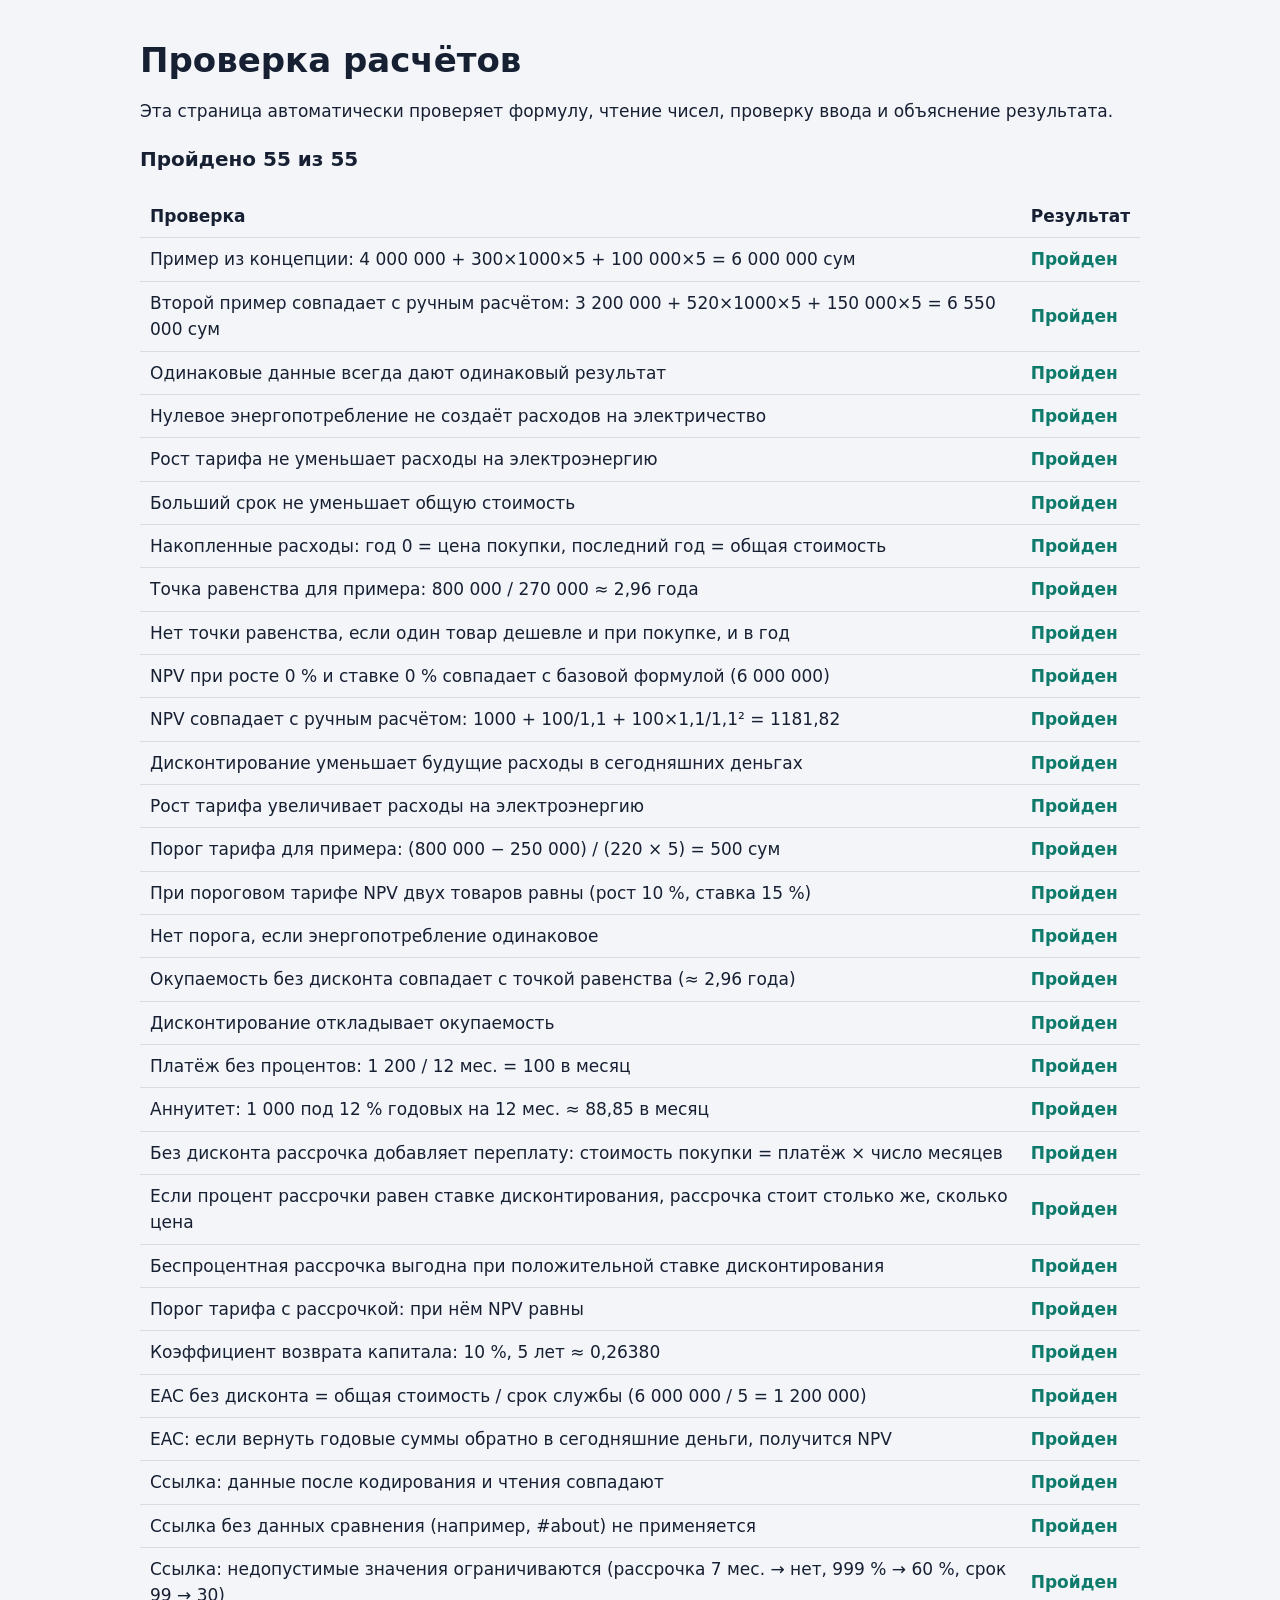
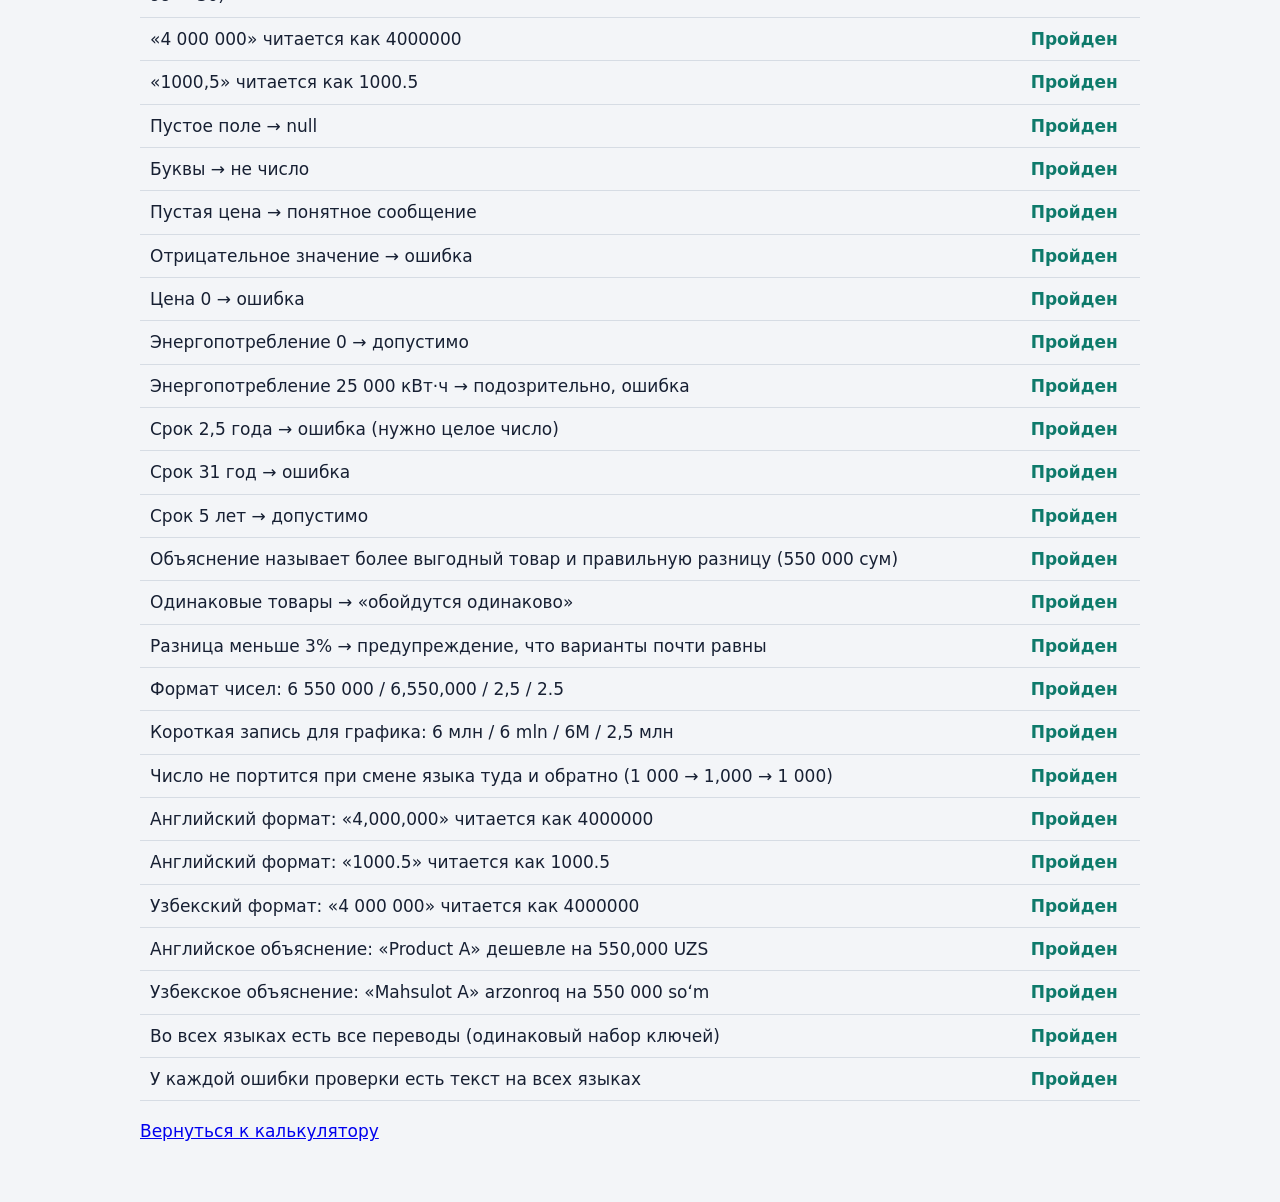
<file: tests.html>
<!doctype html>
<html lang="ru">
<head>
  <meta charset="utf-8">
  <meta name="viewport" content="width=device-width, initial-scale=1, viewport-fit=cover">
  <title>Проверка расчётов — SmartChoice AI</title>
  <link rel="stylesheet" href="style.css">
</head>
<body>
  <main class="wrap tests">
    <h1>Проверка расчётов</h1>
    <p>Эта страница автоматически проверяет формулу, чтение чисел, проверку ввода и объяснение результата.</p>
    <p id="summary" class="test-summary"></p>
    <div class="table-scroll">
      <table class="year-table">
        <thead><tr><th scope="col">Проверка</th><th scope="col">Результат</th></tr></thead>
        <tbody id="test-body"></tbody>
      </table>
    </div>
    <p><a href="index.html">Вернуться к калькулятору</a></p>
  </main>
  <script src="i18n.js"></script>
  <script src="script.js"></script>
  <script src="tests.js"></script>
</body>
</html>
</file>
<file: style.css>
/* SmartChoice AI — внешний вид сайта */

/* ---------- Цвета (светлая и тёмная тема) ---------- */
:root {
  --bg: #F3F5F8;
  --surface: #FFFFFF;
  --ink: #172033;
  --muted: #566074;
  --line: #D6DCE4;
  --a: #0E7A6B;          /* товар A — сине-зелёный */
  --b: #6446C2;          /* товар B — фиолетовый */
  --seg-purchase: #2B3A55;
  --seg-energy: #E0A526;
  --seg-maint: #9AAAC2;
  --error: #B42318;
  --focus: #1D5FD1;
  --hero-bg: #172033;    /* тёмная шапка */
  --hero-dot: #2F3F5C;   /* точки на шапке */
  --hero-ink: #F3F5F8;
  --hero-muted: #A9B4C6;
  --hero-edge: transparent;
  color-scheme: light;

  box-sizing: border-box;
  padding-top: env(safe-area-inset-top, 0px);
  padding-bottom: env(safe-area-inset-bottom, 0px);
}

@media (prefers-color-scheme: dark) {
  :root:not([data-theme="light"]) {
    --bg: #11151D;
    --surface: #1A202B;
    --ink: #E8ECF2;
    --muted: #9AA4B5;
    --line: #2E3644;
    --a: #3FB8A5;
    --b: #A08BF2;
    --seg-purchase: #B4C0D4;
    --seg-energy: #E8B33A;
    --seg-maint: #5E7393;
    --error: #FF8A7A;
    --focus: #7AA7FF;
    --hero-bg: #0A0E15;
    --hero-dot: #222D40;
    --hero-edge: #2E3644;
    color-scheme: dark;
  }
}
:root[data-theme="dark"] {
  --bg: #11151D;
  --surface: #1A202B;
  --ink: #E8ECF2;
  --muted: #9AA4B5;
  --line: #2E3644;
  --a: #3FB8A5;
  --b: #A08BF2;
  --seg-purchase: #B4C0D4;
  --seg-energy: #E8B33A;
  --seg-maint: #5E7393;
  --error: #FF8A7A;
  --focus: #7AA7FF;
  --hero-bg: #0A0E15;
  --hero-dot: #222D40;
  --hero-edge: #2E3644;
  color-scheme: dark;
}

*, *::before, *::after { box-sizing: inherit; }
[hidden] { display: none !important; }

/* --nav-h — высота закреплённого меню; уточняется скриптом */
html { scroll-padding-top: calc(env(safe-area-inset-top, 0px) + var(--nav-h, 64px) + 12px); }

body {
  margin: 0;
  background: var(--bg);
  color: var(--ink);
  font-family: "Golos Text", system-ui, -apple-system, "Segoe UI", Roboto, Arial, sans-serif;
  font-size: 1.0625rem;
  line-height: 1.55;
  -webkit-text-size-adjust: 100%;
}

.wrap {
  max-width: 1040px;
  margin: 0 auto;
  padding: 0 20px;
}

h1, h2, h3 { line-height: 1.2; margin: 0; }
h2 { font-size: 1.375rem; font-weight: 700; }
h3 { font-size: 1.125rem; font-weight: 600; margin: 32px 0 12px; }

:focus-visible { outline: 3px solid var(--focus); outline-offset: 2px; }

/* ---------- Шапка (тёмная, с точками) ---------- */
.masthead {
  padding: 44px 0 104px;
  background-color: var(--hero-bg);
  background-image: radial-gradient(var(--hero-dot) 1.2px, transparent 1.6px);
  background-size: 16px 16px;
  border-bottom: 1px solid var(--hero-edge);
  color: var(--hero-ink);
}
/* полоса под «чёлкой» телефона того же цвета, что и шапка */
body::before {
  content: "";
  position: fixed;
  inset: 0 0 auto;
  height: env(safe-area-inset-top, 0px);
  background: var(--hero-bg);
  z-index: 10;
}
/* ---------- Закреплённое меню ---------- */
.topnav {
  position: sticky;
  top: env(safe-area-inset-top, 0px);
  z-index: 20;
  background: var(--hero-bg);
  border-bottom: 1px solid var(--hero-dot);
  color: var(--hero-ink);
}
.topnav-inner {
  display: flex;
  align-items: center;
  gap: 8px 16px;
  min-height: 60px;
  padding-top: 8px;
  padding-bottom: 8px;
}
.brand { font-weight: 700; font-size: 1.05rem; color: var(--hero-ink); text-decoration: none; white-space: nowrap; }
.nav-links {
  display: flex;
  gap: 2px;
  margin: 0 0 0 auto;
  padding: 0;
  list-style: none;
}
.nav-links a {
  display: block;
  padding: 9px 12px;
  border-radius: 8px;
  color: var(--hero-muted);
  text-decoration: none;
  font-weight: 500;
  white-space: nowrap;
}
.nav-links a:hover { color: var(--hero-ink); }
.nav-links a[aria-current="true"] { color: var(--hero-ink); background: var(--hero-dot); }
@media (max-width: 859px) {
  .topnav-inner { display: grid; grid-template-columns: 1fr auto; }
  .brand { grid-row: 1; grid-column: 1; }
  .lang-switch { grid-row: 1; grid-column: 2; }
  .nav-links {
    grid-row: 2;
    grid-column: 1 / -1;
    margin: 0 -20px;
    padding: 0 14px;
    overflow-x: auto;
    scrollbar-width: none;
  }
  .nav-links::-webkit-scrollbar { display: none; }
}

/* ---------- Три шага ---------- */
.steps {
  display: grid;
  grid-template-columns: repeat(auto-fit, minmax(220px, 1fr));
  gap: 12px 28px;
  max-width: 920px;
  margin: 28px 0 0;
  padding: 0;
  list-style: none;
}
.steps li { display: flex; align-items: center; gap: 12px; color: var(--hero-ink); font-weight: 500; }
.step-num {
  flex: none;
  display: grid;
  place-items: center;
  width: 32px;
  height: 32px;
  border-radius: 50%;
  background: #E8B33A;
  color: #172033;
  font-weight: 700;
}

/* Переключатель языка */
.lang-switch {
  display: inline-flex;
  padding: 3px;
  border: 1px solid var(--hero-dot);
  border-radius: 999px;
  background: var(--hero-bg);
}
.lang-switch button {
  min-width: 52px;
  min-height: 40px;
  padding: 6px 12px;
  border: 0;
  border-radius: 999px;
  background: transparent;
  color: var(--hero-muted);
  font-weight: 600;
  font-size: .95rem;
}
.lang-switch button:hover { color: var(--hero-ink); }
.lang-switch button[aria-pressed="true"] { background: var(--hero-ink); color: var(--hero-bg); }
.masthead h1 {
  font-size: clamp(1.9rem, 4.6vw, 3.1rem);
  font-weight: 700;
  letter-spacing: -0.02em;
  max-width: 20ch;
}
.lede { margin: 18px 0 0; max-width: 60ch; font-size: 1.125rem; color: var(--hero-muted); }

/* ---------- Форма ---------- */
/* Первая карточка «наезжает» на тёмную шапку */
.conditions {
  position: relative;
  margin: -64px 0 20px;
  padding: 20px;
  background: var(--surface);
  border: 1px solid var(--line);
  border-radius: 12px;
}
.section-hint { margin: 4px 0 16px; color: var(--muted); }
.conditions-grid {
  display: grid;
  grid-template-columns: repeat(auto-fit, minmax(260px, 1fr));
  gap: 0 24px;
}

.products {
  display: grid;
  grid-template-columns: 1fr;
  gap: 20px;
}
@media (min-width: 760px) {
  .products { grid-template-columns: 1fr 1fr; }
}

.product {
  margin: 0;
  min-width: 0;
  padding: 20px;
  background: var(--surface);
  border: 1px solid var(--line);
  border-top: 5px solid var(--a);
  border-radius: 12px;
}
.product-b { border-top-color: var(--b); }
.product legend {
  float: left;
  width: 100%;
  padding: 0;
  margin-bottom: 16px;
  font-size: 1.25rem;
  font-weight: 700;
}
.product legend + * { clear: both; }

.field { margin-bottom: 18px; }
.field:last-child { margin-bottom: 0; }
.field label { display: block; font-weight: 600; margin-bottom: 6px; }
.optional { font-weight: 400; color: var(--muted); }

.input-unit {
  display: flex;
  align-items: stretch;
  background: var(--surface);
  border: 1.5px solid var(--line);
  border-radius: 8px;
}
.input-unit:focus-within { border-color: var(--focus); outline: 3px solid var(--focus); outline-offset: 1px; }
.input-unit input {
  flex: 1;
  min-width: 0;
  min-height: 48px;
  padding: 10px 14px;
  border: 0;
  background: transparent;
  color: inherit;
  font: inherit;
  font-size: 1.125rem;
  font-variant-numeric: tabular-nums;
}
.input-unit input:focus { outline: none; }
.input-unit input::placeholder { color: var(--muted); opacity: .7; font-size: 1rem; }
.unit {
  display: flex;
  align-items: center;
  padding: 0 14px;
  border-left: 1px solid var(--line);
  color: var(--muted);
  font-size: .95rem;
  white-space: nowrap;
}

.help { margin: 6px 0 0; color: var(--muted); font-size: .92rem; }
.error { margin: 6px 0 0; color: var(--error); font-weight: 500; font-size: .95rem; }
.field.has-error .input-unit { border-color: var(--error); }

.actions {
  display: flex;
  flex-wrap: wrap;
  align-items: center;
  gap: 12px;
  margin-top: 28px;
}
button { font: inherit; cursor: pointer; }
.btn-primary, .btn-secondary {
  min-height: 48px;
  padding: 12px 26px;
  border-radius: 8px;
  font-weight: 600;
}
.btn-primary { background: var(--ink); color: var(--bg); border: 1.5px solid var(--ink); }
.btn-secondary { background: transparent; color: var(--ink); border: 1.5px solid var(--ink); }
.btn-link {
  min-height: 48px;
  padding: 12px 8px;
  background: none;
  border: 0;
  color: var(--muted);
  text-decoration: underline;
  text-underline-offset: 3px;
}
.example-note { margin: 10px 0 0; color: var(--muted); font-size: .9rem; }
.form-error { margin: 16px 0 0; color: var(--error); font-weight: 600; }

/* ---------- Результаты ---------- */
.results {
  margin-top: 40px;
  padding: clamp(20px, 4vw, 36px);
  background: var(--surface);
  border: 1px solid var(--line);
  border-radius: 14px;
}
.stale-note {
  margin: 0 0 16px;
  padding: 10px 14px;
  border-left: 4px solid var(--seg-energy);
  color: var(--muted);
}
.verdict {
  font-size: clamp(1.35rem, 3vw, 1.9rem);
  line-height: 1.3;
  max-width: 34ch;
}
.verdict:focus { outline: none; }

.totals {
  display: grid;
  grid-template-columns: 1fr;
  gap: 24px;
  margin-top: 28px;
}
@media (min-width: 640px) {
  .totals { grid-template-columns: 1fr 1fr; }
}
.total { padding-left: 16px; border-left: 5px solid var(--a); }
.total-b { border-left-color: var(--b); }
.total-name { margin: 0; font-weight: 600; overflow-wrap: anywhere; }
.total-sum {
  margin: 2px 0 12px;
  font-size: clamp(1.6rem, 4vw, 2.2rem);
  font-weight: 700;
  font-variant-numeric: tabular-nums;
  letter-spacing: -0.01em;
}
.breakdown { margin: 0; }
.breakdown div {
  display: flex;
  justify-content: space-between;
  gap: 12px;
  padding: 5px 0;
  border-bottom: 1px solid var(--line);
}
.breakdown dt { color: var(--muted); }
.breakdown dd { margin: 0; font-variant-numeric: tabular-nums; text-align: right; }
.breakdown-annual dt, .breakdown-annual dd { font-weight: 600; color: var(--ink); }

/* Полосы «из чего складывается сумма» */
.stack { display: grid; gap: 14px; }
.stack-row {
  display: grid;
  grid-template-columns: minmax(0, 1fr);
  gap: 4px;
}
.stack-head { display: flex; justify-content: space-between; gap: 12px; }
.stack-name { font-weight: 600; overflow-wrap: anywhere; }
.stack-value { font-variant-numeric: tabular-nums; color: var(--muted); white-space: nowrap; }
.stack-track { height: 30px; }
.stack-bar {
  display: flex;
  height: 100%;
  border-radius: 6px;
  overflow: hidden;
  transition: width .7s cubic-bezier(.2, .7, .2, 1);
}
.seg { height: 100%; }
.seg + .seg { border-left: 2px solid var(--surface); }
.seg-purchase { background: var(--seg-purchase); }
.seg-energy { background: var(--seg-energy); }
.seg-maint { background: var(--seg-maint); }

.legend {
  display: flex;
  flex-wrap: wrap;
  gap: 8px 20px;
  margin: 14px 0 0;
  padding: 0;
  list-style: none;
  color: var(--muted);
  font-size: .95rem;
}
.legend li { display: flex; align-items: center; gap: 8px; }
.swatch { width: 14px; height: 14px; border-radius: 3px; display: inline-block; }
.legend-lines { margin: 0 0 8px; color: var(--ink); }
.legend-lines span { overflow-wrap: anywhere; }
.line-a { stroke: var(--a); stroke-width: 3; }
.line-b { stroke: var(--b); stroke-width: 3; stroke-dasharray: 7 5; }

.chart-intro { margin: 0 0 12px; color: var(--muted); max-width: 65ch; }
.chart svg { display: block; width: 100%; height: auto; max-width: 100%; }

.year-details { margin-top: 16px; }
.year-details summary { cursor: pointer; font-weight: 600; padding: 8px 0; }
.table-scroll { overflow-x: auto; }
.year-table { border-collapse: collapse; width: 100%; min-width: 440px; font-variant-numeric: tabular-nums; }
.year-table th, .year-table td { padding: 8px 10px; border-bottom: 1px solid var(--line); text-align: right; }
.year-table th:first-child, .year-table td:first-child { text-align: left; }
.year-table th { font-weight: 600; }

.explain { margin: 0; padding-left: 1.2em; max-width: 68ch; }
.explain li { margin-bottom: 10px; }
.disclaimer { margin: 24px 0 20px; color: var(--muted); }
.result-actions { display: flex; flex-wrap: wrap; align-items: center; gap: 12px; }
.share-status { margin: 12px 0 0; min-height: 1.5em; color: var(--muted); }
.share-url {
  width: 100%;
  margin-top: 4px;
  padding: 10px 12px;
  border: 1.5px solid var(--line);
  border-radius: 8px;
  background: var(--surface);
  color: var(--ink);
  font: inherit;
  font-size: .95rem;
}
.shared-note { border-left-color: var(--a); }
.print-only { display: none; }

/* ---------- Режим аналитика (тёмная панель в стиле шапки) ---------- */
.analyst {
  /* внутри панели переопределяем цвета — графики и таблицы подстраиваются сами */
  --surface: #1E2840;
  --ink: #F3F5F8;
  --muted: #A9B4C6;
  --line: #33425E;
  --a: #3FB8A5;
  --b: #A08BF2;
  --focus: #7AA7FF;
  --error: #FF8A7A;
  color-scheme: dark;
  margin-top: 24px;
  padding: clamp(20px, 4vw, 36px);
  border-radius: 14px;
  border: 1px solid var(--hero-edge);
  background-color: var(--hero-bg);
  background-image: radial-gradient(var(--hero-dot) 1.2px, transparent 1.6px);
  background-size: 16px 16px;
  color: var(--ink);
}
.analyst-head { display: flex; flex-wrap: wrap; align-items: center; gap: 10px 14px; }
.analyst-head h2 { font-size: clamp(1.35rem, 3vw, 1.75rem); }
.badge {
  padding: 4px 10px;
  border-radius: 999px;
  background: var(--seg-energy);
  color: #172033;
  font-size: .85rem;
  font-weight: 700;
}
.analyst-intro { margin: 12px 0 0; color: var(--muted); max-width: 68ch; }

.sliders {
  display: grid;
  grid-template-columns: repeat(auto-fit, minmax(260px, 1fr));
  gap: 20px 32px;
  margin-top: 24px;
}
.slider-top { display: flex; justify-content: space-between; align-items: baseline; gap: 12px; }
.slider-top label { font-weight: 600; }
.slider-top output {
  font-size: 1.5rem;
  font-weight: 700;
  font-variant-numeric: tabular-nums;
  color: #E8B33A;
  white-space: nowrap;
}
.slider-field input[type="range"],
.an-row input[type="range"] {
  width: 100%;
  height: 36px;
  margin: 4px 0 0;
  accent-color: #E8B33A;
  cursor: pointer;
}

.an-verdict {
  margin: 24px 0 0;
  padding: 16px 18px;
  border-left: 4px solid #E8B33A;
  background: var(--surface);
  border-radius: 0 10px 10px 0;
  font-size: 1.125rem;
  font-weight: 600;
  line-height: 1.45;
  max-width: 72ch;
}

.facts {
  display: grid;
  grid-template-columns: repeat(auto-fit, minmax(240px, 1fr));
  gap: 16px;
  margin-top: 20px;
}
.fact {
  padding: 18px;
  background: var(--surface);
  border: 1px solid var(--line);
  border-radius: 12px;
}
.fact-label { margin: 0; color: var(--muted); font-weight: 500; }
.fact-value {
  margin: 4px 0 6px;
  font-size: clamp(1.4rem, 3.5vw, 1.9rem);
  font-weight: 700;
  font-variant-numeric: tabular-nums;
  color: #E8B33A;
}
.fact-desc { margin: 0; color: var(--muted); font-size: .95rem; }

.scen-table td:last-child { font-weight: 600; }
.analyst h3 { margin-top: 32px; }
.an-hint { color: var(--muted); margin-top: -4px; }
.an-prods {
  display: grid;
  grid-template-columns: repeat(auto-fit, minmax(260px, 1fr));
  gap: 16px;
  margin-top: 12px;
}
.an-prod {
  margin: 0;
  min-width: 0;
  padding: 16px 18px;
  background: var(--surface);
  border: 1px solid var(--line);
  border-left: 5px solid var(--a);
  border-radius: 12px;
}
.an-prod-b { border-left-color: var(--b); }
.an-prod legend { float: left; width: 100%; padding: 0; margin-bottom: 10px; font-weight: 700; overflow-wrap: anywhere; }
.an-prod legend + * { clear: both; }
.an-row { margin-bottom: 14px; }
.an-row:last-child { margin-bottom: 0; }
.an-row > label { display: block; font-weight: 600; margin-bottom: 6px; }
.an-select {
  width: 100%;
  min-height: 46px;
  padding: 8px 12px;
  border: 1.5px solid var(--line);
  border-radius: 8px;
  background: var(--hero-bg);
  color: var(--ink);
  font: inherit;
}
.an-row .slider-top output { font-size: 1.25rem; }
.credit-info { margin: 6px 0 0; font-weight: 600; font-variant-numeric: tabular-nums; }
.eac-hint { margin: 0; padding: 14px 16px; border: 1px dashed var(--line); border-radius: 10px; color: var(--muted); }
.fact-a { border-left: 5px solid var(--a); }
.fact-b { border-left: 5px solid var(--b); }
.asm-note { margin: 16px 0 0; color: var(--muted); max-width: 70ch; }
@media (max-width: 560px) {
  .scen-table { min-width: 0; }
  .scen-table thead { display: none; }
  .scen-table tr { display: block; padding: 12px 0; border-bottom: 1px solid var(--line); }
  .scen-table td { display: flex; justify-content: space-between; gap: 12px; padding: 3px 0; border: 0; text-align: right; }
  .scen-table td::before { content: attr(data-label); color: var(--muted); font-weight: 400; text-align: left; }
  .scen-table td.scen-name { display: block; font-weight: 700; padding-bottom: 6px; }
  .scen-table td.scen-name::before { content: none; }
}
.formula-npv { font-size: clamp(1rem, 2.6vw, 1.25rem); }
.formula-npv sub, .formula-npv sup { font-size: .7em; }

/* ---------- Допущения ---------- */
.assumptions { margin: 56px 0 24px; }
.formula {
  margin: 16px 0 8px;
  font-size: clamp(1.2rem, 3vw, 1.5rem);
  font-weight: 600;
  letter-spacing: .01em;
  overflow-wrap: anywhere;
}
.formula-legend { margin: 0; color: var(--muted); max-width: 70ch; }
.assumptions-grid {
  display: grid;
  grid-template-columns: repeat(auto-fit, minmax(260px, 1fr));
  gap: 0 32px;
}
.assumptions ul { margin: 0; padding-left: 1.2em; }
.assumptions li { margin-bottom: 6px; }

/* ---------- О проекте ---------- */
.about { margin: 56px 0 40px; padding-top: 40px; border-top: 1px solid var(--line); }
.about-grid { display: grid; grid-template-columns: 1fr; gap: 8px 48px; }
@media (min-width: 860px) {
  .about-grid { grid-template-columns: minmax(0, 1fr) 300px; }
}
.about-main p { margin: 0 0 8px; max-width: 68ch; }
.author-card {
  align-self: start;
  margin-top: 32px;
  padding: 20px;
  background: var(--surface);
  border: 1px solid var(--line);
  border-radius: 14px;
}
.author-card h3 { margin: 0 0 14px; }
.author-row { display: flex; align-items: center; gap: 14px; margin-bottom: 12px; }
.avatar {
  flex: none;
  display: grid;
  place-items: center;
  width: 52px;
  height: 52px;
  border-radius: 50%;
  background: var(--hero-bg);
  color: #E8B33A;
  font-weight: 700;
  font-size: 1.1rem;
}
.author-name { margin: 0; font-weight: 700; font-size: 1.125rem; overflow-wrap: anywhere; }
.author-role { margin: 2px 0 0; color: var(--muted); }
.author-card p { margin: 0 0 6px; }
.author-meta { color: var(--muted); font-size: .92rem; }
.text-link { color: var(--ink); font-weight: 600; text-decoration: underline; text-underline-offset: 3px; }

.site-footer { border-top: 1px solid var(--line); padding: 24px 0 32px; color: var(--muted); font-size: .92rem; }
.site-footer p { margin: 0; max-width: 70ch; }
.site-footer .footer-meta { margin-top: 6px; }

/* ---------- Страница тестов ---------- */
.tests { padding: 40px 20px; }
.test-summary { font-size: 1.25rem; font-weight: 700; }
.pass { color: var(--a); font-weight: 600; }
.fail { color: var(--error); font-weight: 600; }
.tests .year-table td { text-align: left; }

@media (prefers-reduced-motion: reduce) {
  .stack-bar { transition: none; }
}

/* ---------- Печать и PDF ---------- */
@media print {
  @page { margin: 14mm; }
  :root, .analyst {
    --bg: #fff; --surface: #fff; --ink: #000; --muted: #444; --line: #c9ced6;
    --a: #0E7A6B; --b: #6446C2; --hero-bg: #fff; --hero-dot: #fff; --hero-ink: #000; --hero-muted: #444;
    --seg-purchase: #2B3A55; --seg-energy: #E0A526; --seg-maint: #9AAAC2;
  }
  * { -webkit-print-color-adjust: exact; print-color-adjust: exact; }
  body { background: #fff; font-size: 10.5pt; }
  body::before, .topnav, .steps, .lede, #compare-form, .result-actions, .share-status, .share-url,
  .stale-note, .about, .site-footer, .sliders, .an-prods, .an-hint, .analyst-intro,
  .chart-intro, .eac-hint, .year-details, .analyst h3[data-i18n="an_buyTitle"] { display: none !important; }
  .print-only { display: block; }
  .masthead { padding: 0 0 6mm; background: none; border: 0; }
  .masthead h1 { font-size: 18pt; max-width: none; }
  .wrap { max-width: none; padding: 0; }
  .results, .analyst { margin: 0; padding: 0; border: 0; background: none; border-radius: 0; }
  .analyst { margin-top: 8mm; }
  .verdict { font-size: 14pt; max-width: none; }
  .fact-value, .slider-top output { color: #000; }
  .an-verdict { background: none; }
  .print-summary { margin-bottom: 6mm; }
  .print-summary h2 { font-size: 13pt; }
  .print-summary p { margin: 2px 0 6px; color: #444; }
  .total, .fact, .stack-row, .chart, .an-verdict, tr, .assumptions-grid > div { break-inside: avoid; }
  h3 { break-after: avoid; }
  .assumptions { margin-top: 8mm; }
}
</file>
